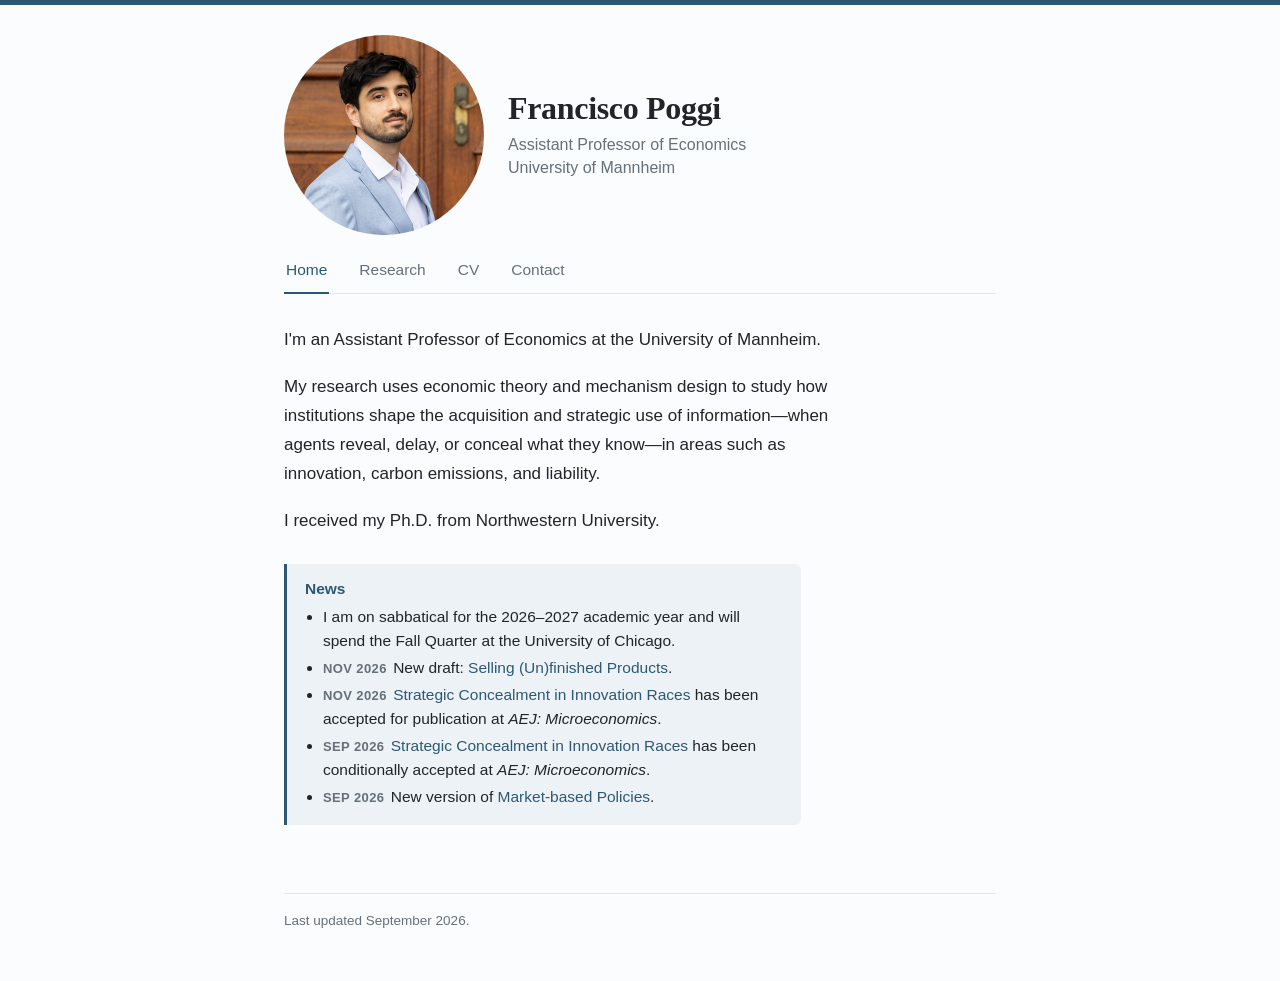
<file: simple-site/index.html>
<!DOCTYPE html>
<html lang="en">
<head>
  <meta charset="utf-8">
  <meta name="viewport" content="width=device-width, initial-scale=1">
  <title>Francisco Poggi</title>
  <meta name="description" content="Francisco Poggi is an Assistant Professor of Economics at the University of Mannheim working on microeconomic theory and mechanism design, studying how institutions shape the strategic acquisition, disclosure, and concealment of information.">
  <link rel="canonical" href="https://www.franciscopoggi.com/">
  <meta property="og:title" content="Francisco Poggi">
  <meta property="og:description" content="Assistant Professor of Economics at the University of Mannheim. Microeconomic theory and mechanism design.">
  <meta property="og:url" content="https://www.franciscopoggi.com/">
  <meta property="og:image" content="https://www.franciscopoggi.com/files/avatar.jpg">
  <meta property="og:type" content="website">
  <link rel="icon" href="data:image/svg+xml,%3Csvg xmlns='http://www.w3.org/2000/svg' viewBox='0 0 100 100'%3E%3Ccircle cx='50' cy='50' r='50' fill='%232d5873'/%3E%3Ctext x='50' y='70' font-size='56' text-anchor='middle' fill='%23fdfcfa' font-family='Georgia,serif'%3EP%3C/text%3E%3C/svg%3E">
  <link rel="stylesheet" href="style.css">
  <noscript><style>.panel { display: block !important; }</style></noscript>
  <!-- Google Analytics (GA4) -->
  <script async src="https://www.googletagmanager.com/gtag/js?id=G-MCCZ7WN1J0"></script>
  <script>
    window.dataLayer = window.dataLayer || [];
    function gtag(){dataLayer.push(arguments);}
    gtag('js', new Date());
    gtag('config', 'G-MCCZ7WN1J0');
  </script>
</head>
<body>

  <div class="wrap">

    <!-- ================= MASTHEAD ================= -->
    <header class="masthead">
      <img src="files/avatar.jpg" alt="Francisco Poggi">
      <div class="masthead-info">
        <h1>Francisco Poggi</h1>
        <p class="role">Assistant Professor of Economics<br>
          <a href="https://www.uni-mannheim.de/en/" target="_blank" rel="noopener">University of Mannheim</a></p>
      </div>
    </header>

    <!-- ================= TABS =================
         Tabs switch panels in place (no page reload). CV is a normal link. -->
    <nav class="tabs">
      <a href="#home" data-panel="home" class="active">Home</a>
      <a href="#research" data-panel="research">Research</a>
      <a href="#cv" data-panel="cv">CV</a>
      <a href="#contact" data-panel="contact">Contact</a>
    </nav>

    <!-- ================= HOME ================= -->
    <section class="panel visible" id="panel-home">
      <p>I'm an Assistant Professor of Economics at the University of Mannheim.</p>

      <p>My research uses economic theory and mechanism design to study how institutions
        shape the acquisition and strategic use of information—when agents reveal, delay,
        or conceal what they know—in areas such as innovation, carbon emissions, and liability.</p>

      <p>I received my Ph.D. from Northwestern University.</p>

      <!-- News items live in news.js — edit that file to add or change them. -->
      <div class="news" id="news"></div>
    </section>

    <!-- ================= RESEARCH =================
         The paper list lives in papers.js — edit that file to add or change papers.
         The script fills #paper-list on load. -->
    <section class="panel" id="panel-research">
      <div id="paper-list"></div>
      <noscript><p>Enable JavaScript to see the list of papers, or see the
        <a href="files/cv.pdf" target="_blank" rel="noopener">CV</a>.</p></noscript>
    </section>

    <!-- ================= CV ================= -->
    <section class="panel" id="panel-cv">
      <p><strong>Employment</strong><br>
        Assistant Professor of Economics, University of Mannheim (2021&ndash;present)</p>

      <p><strong>Education</strong><br>
        Ph.D. in Economics, Northwestern University (2021)<br>
        M.A. and B.A. in Economics, Universidad de San Andr&eacute;s</p>

      <p><strong>Research interests</strong><br>
        Microeconomic theory, information economics, industrial organization,
        law and economics</p>

      <p><a href="files/cv.pdf" target="_blank" rel="noopener">Full CV (PDF) &rarr;</a></p>
    </section>

    <!-- ================= CONTACT ================= -->
    <section class="panel" id="panel-contact">
      <p><strong>Email</strong><br>
        <a href="mailto:poggi@uni-mannheim.de">poggi@uni-mannheim.de</a></p>

      <p><strong>Office</strong><br>
        Universit&auml;t Mannheim<br>
        L7, 3&ndash;5 &ndash; Room 310<br>
        68161 Mannheim<br>
        Germany</p>
    </section>

    <div class="spacer"></div>
    <footer>Last updated September 2026.</footer>

  </div>

  <script src="papers.js"></script>
  <script src="news.js"></script>
  <script>
    // Tab switching without page reloads (keeps scroll position).
    var tabs = document.querySelectorAll('nav.tabs a[data-panel]');

    function showPanel(name) {
      document.querySelectorAll('.panel').forEach(function (p) {
        p.classList.toggle('visible', p.id === 'panel-' + name);
      });
      tabs.forEach(function (t) {
        t.classList.toggle('active', t.dataset.panel === name);
      });
    }

    function panelFromHash() {
      var h = location.hash.replace('#', '');
      return document.getElementById('panel-' + h) ? h : 'home';
    }

    tabs.forEach(function (t) {
      t.addEventListener('click', function (e) {
        e.preventDefault();                       // don't let the browser scroll/jump
        history.pushState(null, '', t.getAttribute('href'));
        showPanel(t.dataset.panel);
        // if scrolled past the tab bar, align it to the top so the new
        // panel starts in view; otherwise leave the scroll untouched
        var navTop = document.querySelector('nav.tabs').offsetTop;
        if (window.scrollY > navTop) window.scrollTo(0, navTop);
      });
    });

    window.addEventListener('popstate', function () { showPanel(panelFromHash()); });
    showPanel(panelFromHash());                   // honor #research / #contact on load
  </script>
</body>
</html>
</file>
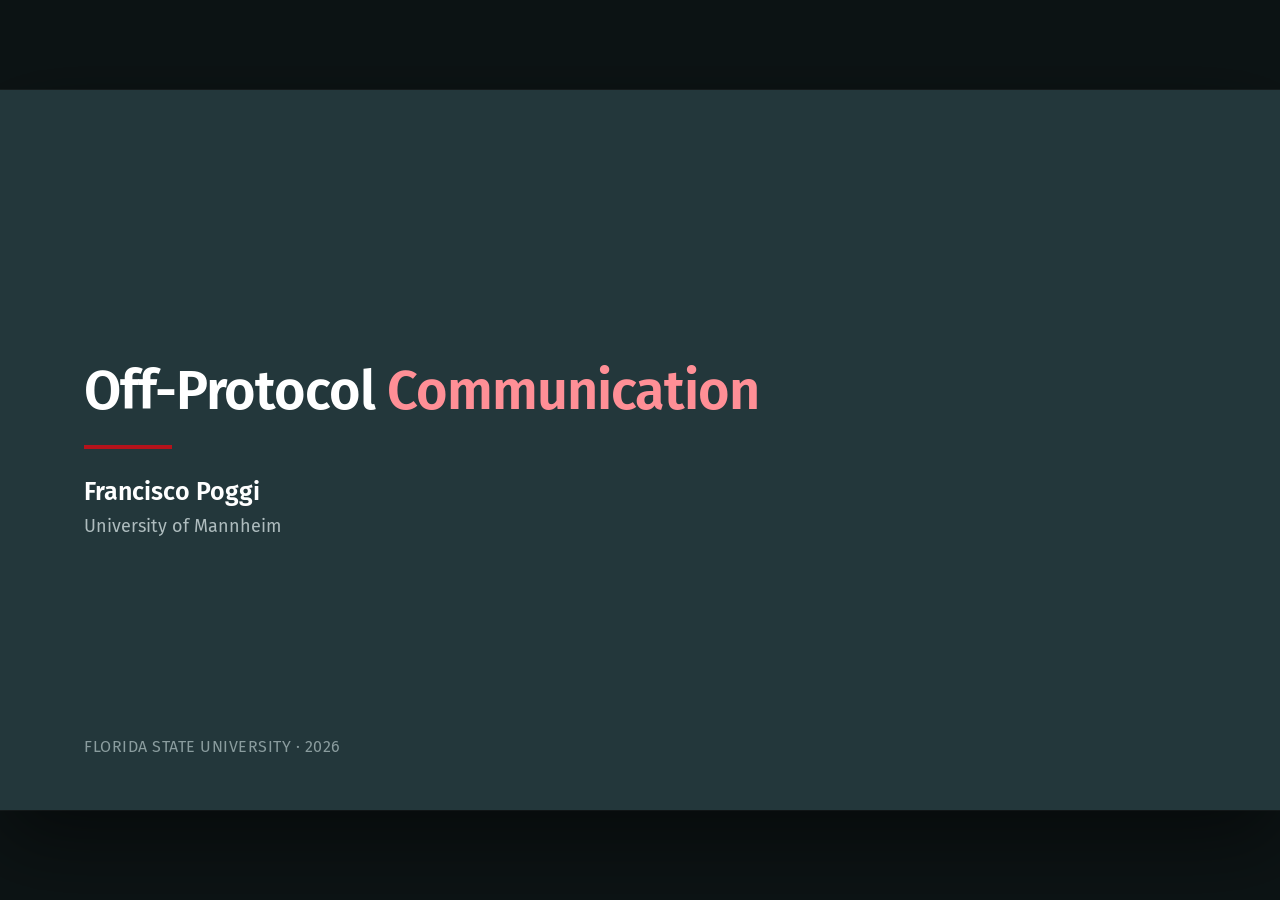
<file: simple-site/files/slides/opc-fsu-2026-f4e4c1/index.html>
<!DOCTYPE html>
<html lang="en" data-theme="" data-school="vwl" data-layout="spread" data-footer="" data-minutes="90">
<head>
<meta charset="utf-8">
<meta name="robots" content="noindex, nofollow">
<meta name="viewport" content="width=device-width, initial-scale=1">
<title>Off-Protocol Communication — FSU 2026</title>

<!--
═══════════════════════════════════════════════════════════════════════
  HTML SLIDE TEMPLATE   slides.html · style.css · deck.js · lib/ · assets/
═══════════════════════════════════════════════════════════════════════

HOW TO USE
  • Copy this folder into Research/NN_<Project>/Presentations/YYYY.MM EVENT/.
  • Edit only slides.html. Styling lives in style.css, behaviour in deck.js.
  • Works offline: KaTeX and the fonts are vendored in lib/ (no CDN).
  • Each slide is a <section class="slide"> inside #deck. The canvas is a
    fixed 1280×720 that scales to any screen, so what fits on your laptop
    fits on every projector. A slide whose content overflows is flagged
    with a red dashed outline (and a console warning) — fix it, don't scroll.

THEME   (attributes on <html> above; ?theme=mannheim etc. in the URL also work)
  data-theme=""          default: teal / red, Fira Sans
  data-theme="mannheim"  Universität Mannheim CD: UM blue, silver rule,
                         Myriad Pro (falls back to Source Sans 3)
  data-school="vwl"      Mannheim school accent: vwl bwl sowi phil wim
  data-footer="…"        text in the footer centre, e.g. "University of Mannheim"
  data-minutes="20"      talk length → clock shows remaining time (T key)
  data-size="4:3"        960×720 canvas instead of 1280×720
  Logos (Mannheim theme): assets/logo.png top-right of content slides,
  assets/logo-white.png on the title slide. See assets/README.txt to swap them.

KEYS   (press ? in the deck)
  → ↓ Space PgDn next · ← ↑ ⇧Space PgUp back · Home/End · 12⏎ jump · a2⏎ appendix 2
  Backspace return from a jump · O/Esc overview · F fullscreen · B/. black
  N notes · T clock (⇧T reset) · P print preview · M toggle Mannheim · ? help
  Click: right 72 % next, left 28 % back. Swipe on touch screens.

PDF    ⌘P / Ctrl-P opens a chooser: Slides as presented (one 16:9 page per step,
       like beamer overlays), Slides one per slide (all steps revealed), or Handout
       (4 or 6 per sheet landscape, 2 per sheet portrait; A4 or Letter, remembered). Then "Save as PDF" at 100 %, 1 page per sheet — never
       the dialog's own "pages per sheet". p / P preview the two layouts on screen;
       ?print, ?print&steps, ?print&handout=4, &paper=letter, &noappendix: same by URL.
       handout.py tiles an already exported slides PDF the same way (for Safari,
       which ignores the page size, or for other layouts).

SLIDE TYPES
  <section class="slide title-slide">            title page (dark)
  <section class="slide section-slide">          part divider (dark)
  <section class="slide">                        content slide
  <section class="slide section-slide appendix"> appendix divider — everything
                                                 after it is numbered A1, A2, …
                                                 and the progress bar ignores it
  Add class "static" to show everything at once. Add id="…" to link to a slide.

STEPS   (content inside .body reveals one step at a time)
  default         each direct child of .body is a step; a <ul>/<ol> → its <li>s
  .now            show this child immediately (e.g. a figure the bullets discuss)
  .steps          reveal this container's children one by one (e.g. .two.steps)
  .step           make any element anywhere its own step (inside .two, .block …)
  .swap           children replace each other in place (beamer \only)

COMPONENTS (every one is demonstrated below — delete what you don't need)
  <h1>                    slide title
  <h2>                    sub-heading inside a slide
  .alert                  emphasis in the accent colour (beamer \alert)
  .block                  box with dark header   (.bt header, .bb body)
  .block.accent           accent header          (key points)
  .block.def  .block.rem  gray header            (definitions, remarks)
  .block.prop .lem .thm .cor   numbered automatically: "Proposition 1 (name)"
  .block.plain            headed box without background
  .two / .three           column grids; .two.l2 / .two.r2 = 2:1 / 1:2; .mid centres
  .fig  or  <figure>      centred figure that absorbs the free height
                          (img or inline svg; .fixed = natural size)
  <table>                 booktabs style; <tr class="mid"> rule, <tr class="se"> s.e. row,
                          .hl highlighted cell/row, table.full, table.left
  .mathline               centred display-math line
  .quote  .who            serif pull quote with attribution
  .source                 "Source: …" line bottom-left (place after .body)
  .links + a.btn          bottom-right buttons:  <a class="btn" href="#id">
                          … and <a class="btn back" href="#back"> to return
  <aside class="notes">   speaker notes (N key), can contain math
  .muted .small .tiny .center .right .serif .spacer .spacer.big .fill

MATH    $inline$  $$display$$  \( \)  \[ \]  — rendered by KaTeX.
        Literal dollar signs: write \$ or wrap in <span class="nomath">.
        Macros (\E \R \1 \argmax \eps \abs{} …): edit MACROS at the top of deck.js.

FIGURES (inline SVG helper classes)   .axis .tick .grid  .cv-blue .cv-red
        .cv-green .cv-orange .cv-gray .cv-black .dash .region .dot .lblB .lblR
        Figure colours follow --blue --red … in style.css, not the theme accent.

COLOURS / SIZES   everything is a variable in :root of style.css.
═══════════════════════════════════════════════════════════════════════
-->

<link rel="stylesheet" href="lib/fonts/fonts.css">
<link rel="stylesheet" href="lib/katex/katex.min.css">
<script defer src="lib/katex/katex.min.js"></script>
<script defer src="lib/katex/auto-render.min.js"></script>
<link rel="stylesheet" href="style.css">
<style>
  /* Slide "Truthfulness and Obedience": the final step swaps every .v-half for its .v-gen twin
     (title, quack constraint, gloss). The trigger is the .step.v-gen gloss; print "one per slide"
     and handout show the final state. */
  .ic:not(:has(.step.v-gen.on)) .v-gen{display:none}
  .ic:has(.step.v-gen.on) .v-half{display:none}
  html.print:not(.steps) .ic .v-half{display:none}
  html.print:not(.steps) .ic:not(:has(.step.v-gen.on)) .v-gen{display:revert}
  /* title: both variants stacked in one cell, so the switch does not reflow the slide */
  .ic h1 .ttl{display:inline-grid;vertical-align:baseline}
  .ic h1 .ttl > span{grid-area:1/1;display:inline!important}
  .ic:not(:has(.step.v-gen.on)) h1 .ttl > .v-gen{visibility:hidden}
  .ic:has(.step.v-gen.on) h1 .ttl > .v-half{visibility:hidden}
  html.print:not(.steps) .ic h1 .ttl > .v-half{visibility:hidden}
  html.print:not(.steps) .ic:not(:has(.step.v-gen.on)) h1 .ttl > .v-gen{visibility:visible}
  /* Slide "Symmetric Mechanisms in the Unit Square": the weak-case iso-payoff lines (.isoA) give way
     to the strong case's own lines when that step (.caseB) is on. */
  .fsq:has(.caseB.on) .isoA{opacity:0!important}
  html.print:not(.steps) .fsq .isoA{opacity:0!important}
</style>
<script defer src="deck.js"></script>
</head>
<body>

<div id="deck">

<!-- ───────────────────────── TITLE ───────────────────────── -->
<section class="slide title-slide">
  <div class="t">Off-Protocol <span class="hl">Communication</span></div>
  <div class="rule"></div>
  <div class="au"><b>Francisco Poggi</b></div>
  <div class="af">University of Mannheim</div>
  <div class="ev">Florida State University · 2026</div>
</section>

<!-- ───────────────────────── 1. MOTIVATION ───────────────────────── -->
<section class="slide" id="motivation">
  <h1>Motivation</h1>
  <div class="body">
    <ul>
      <li>Communication is sometimes organized around a <span class="alert">protocol</span>: who speaks, when, what messages are allowed.
        <ul><li>E.g., peer review, courtroom procedure, expert committees, internal reporting.</li></ul>
      </li>
      <li>Protocols shape information transmission and hence outcomes.</li>
      <li>However, participants may also communicate <span class="alert">off protocol</span>:
        <ul>
          <li>referee and editor at a conference dinner;</li>
          <li>ex parte communication with the judge;</li>
          <li>employee and supervisor in the hallway.</li>
        </ul>
      </li>
    </ul>
    <div class="block accent mt">
      <div class="bt">Questions</div>
      <div class="bb rows">
        <div>When does off-protocol communication undermine the protocol?</div>
        <div>How can protocols be designed to be robust to off-protocol communication?</div>
      </div>
    </div>
  </div>
</section>

<!-- ═════════════════════════ EXAMPLES ═════════════════════════ -->
<section class="slide section-slide">
  <div class="sn">Examples</div>
  <div class="st">Two Informal Examples</div>
  <div class="rule"></div>
  <div class="ss">To fix ideas about the kind of deviations we have in mind.</div>
</section>

<!-- ─────────────── EXAMPLE I: SETUP ─────────────── -->
<section class="slide" id="ex1">
  <h1>Example I: Assigning an Unpleasant Task</h1>
  <div class="body">
    <ul>
      <li>$n$ workers $i=1,\dots,n$.</li>
      <li>A supervisor assigns a task to one of them, or to nobody.</li>
      <li>Private cost $c_i\in\{\mathcal{l},\mathcal{h}\}$, independent, $p:=\Pr(c_i=\mathcal{h})$.</li>
      <li><b>Payoffs.</b> Each worker gets $1$ if the task is performed; the assignee $i$ also pays $c_i$.
        <ul><li>Supervisor: $1-c_i$ if performed, $0$ otherwise.</li></ul>
      </li>
      <li>$\mathcal{l}<1<\mathcal{h}$: a low-cost worker is worth assigning; a high-cost one is not.</li>
    </ul>
    <div class="block accent">
      <div class="bt">Supervisor's full-information optimum</div>
      <div class="bb">Assign the task to a low-cost worker if there is one; otherwise, assign it to nobody.</div>
    </div>
  </div>
</section>

<!-- ─────────────── EXAMPLE I: INCENTIVES + PROTOCOL ─────────────── -->
<section class="slide" id="ex1-protocol">
  <h1>Example I: Incentives and a Protocol</h1>
  <div class="body">
    <ul>
      <li>$n=1$: supervisor and worker have the <em>same</em> payoff. Nothing to design: ask him.</li>
      <li>$n\ge 2$: <span class="alert">free-riding</span>. A low-cost worker prefers that another worker performs the task.</li>
    </ul>
    <div class="block def">
      <div class="bt">A protocol</div>
      <div class="bb rows">
        <div>Workers privately volunteer for the task, or not.</div>
        <div>The task is assigned among volunteers uniformly at random.</div>
        <div>If no one volunteers, no one is assigned.</div>
      </div>
    </div>
    <ul class="mt">
      <li><b>Obedience.</b> If exactly the low-cost workers volunteer, the supervisor is happy to follow through with the protocol.</li>
      <li><b>Volunteering iff low-cost</b> is an equilibrium if $p$ is high enough:
        $$\mathcal{l}\ \le\ \frac{n\,(1-p)\,p^{\,n-1}}{1-p^{\,n}}$$
      </li>
    </ul>
  </div>
  <aside class="notes">
    With $n=1$, strictly speaking neologism-proofness selects the most informative equilibria of this cheap-talk game.
    <br><br>
    Condition: a low-cost worker who reports $L$ gets $1-\mathcal{l}\,\E[1/(k+1)]$, where $k\sim\mathrm{Bin}(n-1,1-p)$ is the number of other low reports; $\E[1/(k+1)]=\frac{1-p^n}{n(1-p)}$. Reporting $H$ gives $\Pr(k\ge1)=1-p^{n-1}$. Truthful iff $\mathcal{l}\,\frac{1-p^n}{n(1-p)}\le p^{n-1}$. For $n=2$ this is $p\ge\mathcal{l}/(2-\mathcal{l})$. The high type's constraint holds automatically since $\mathcal{h}>1\ge\frac{n(1-p)p^{n-1}}{1-p^n}$.
  </aside>
</section>

<!-- ─────────────── A SPEECH ─────────────── -->
<section class="slide" id="speech">
  <h1>A Speech</h1>
  <div class="body">
    <p>A low-cost worker <span class="alert">decides not to volunteer</span>. Then he meets the supervisor in the hallway and privately tells him:</p>
    <div class="quote">"If no one volunteers, assign the task to me."</div>
    <p>What should the supervisor make of this?</p>
    <ul>
      <li><b>The worker gains.</b> He free-rides whenever a colleague is low, and the task still gets done when nobody else is.</li>
      <li><b>A high-cost worker would never say this.</b> It would get him the task exactly when nobody else is low: $1-\mathcal{h}<0$.</li>
      <li><b>So the supervisor believes he is low cost,</b> and is happy to do as asked: when no one volunteers, this worker is the only low-cost one.</li>
    </ul>
    <p class="mt"><span class="alert">The protocol may unravel.</span> Volunteering may no longer be optimal once the worker can talk to the supervisor off protocol.</p>
  </div>
</section>

<!-- ─────────────── EXAMPLE II ─────────────── -->
<section class="slide" id="ex2">
  <h1>Example II: Experts with Career Concerns</h1>
  <div class="body">
    <ul class="tight">
      <li>A decision-maker must take an action, but does not know which action is best.</li>
      <li>Consults two advisers: one is an <b>expert</b>, the other is a <b>quack</b>.</li>
      <li>The decision-maker cannot distinguish them.</li>
      <li>The expert knows the best course of action; the quack does not.</li>
      <li>Both want the correct action taken, but also care about their <span class="alert">reputation</span>:
        <ul><li>the expert wants to be recognized as the expert;</li><li>the quack wants to pool with the expert.</li></ul>
      </li>
    </ul>
    <div class="block def">
      <div class="bt">Protocol that maximizes the quality of the action</div>
      <div class="bb">The decision-maker asks the advisers to submit a <b>joint anonymous report</b>, without any attribution.<br>
        Individual recommendations are unobserved, so career concerns do not distort truthful reporting.</div>
    </div>
    <p>But the expert can communicate off protocol:</p>
    <div class="quote tight">"I'm the expert. I deliberately sabotaged the joint report. Ignore it; here is the correct action instead…"</div>
    <p class="alert center tight">Is this credible?</p>
  </div>
</section>

<!-- ═════════════════════════ THIS PAPER ═════════════════════════ -->
<section class="slide section-slide">
  <div class="sn">Overview</div>
  <div class="st">This Paper</div>
  <div class="rule"></div>
</section>

<!-- ─────────────── WHAT WE DO ─────────────── -->
<section class="slide" id="what-we-do">
  <h1>What We Do</h1>
  <div class="body">
    <ul class="groups">
      <li>Study communication protocols when senders can also talk to the receiver <span class="alert">off protocol</span>.
        <ul>
          <li>A designer chooses the protocol: who communicates, what messages are allowed, how they are processed.</li>
          <li>She cannot prevent a sender from addressing the receiver directly (privately, cheaply).</li>
          <li>No commitment: the receiver cannot promise to ignore what she hears outside the protocol.</li>
        </ul>
      </li>
      <li>Propose a robustness criterion based on the credibility of <span class="alert">speeches</span>.
        <ul>
          <li>A speech makes claims about the sender's <span class="alert">type</span> and <span class="alert">behavior</span>, and recommends what the receiver should do.</li>
          <li>It is <b>credible</b> if
            <ul>
              <li>the receiver would comply when taking it at face value;</li>
              <li>complying is profitable to the sender only if the speech is true.</li>
            </ul>
          </li>
        </ul>
      </li>
    </ul>
    <div class="block accent">
      <div class="bt">Robustness criterion</div>
      <div class="bb">No credible off-protocol speech. &nbsp; Deliberately demanding: we see this as a <em>minimal</em> notion.</div>
    </div>
  </div>
</section>

<!-- ─────────────── PREVIEW OF RESULTS ─────────────── -->
<section class="slide" id="preview">
  <h1>Preview of Results</h1>
  <div class="body">
    <ul class="groups">
      <li><b>Proof of concept.</b> Speeches as a way to discipline communication mechanisms.</li>
      <li><b>Experts with career concerns.</b>
        <ul>
          <li>Characterize what direct revelation mechanisms can implement<br>
            when they must be <span class="alert">robust to off-protocol communication</span>.</li>
        </ul>
      </li>
      <li><b>General results.</b>
        <ul>
          <li>Conditions under which checking <em>simple</em> speeches suffices for robustness.</li>
          <li>Conditions under which the revelation principle holds,<br>
            and the forces that make it fail.</li>
        </ul>
      </li>
    </ul>
  </div>
</section>

<!-- ─────────────── LITERATURE ─────────────── -->
<section class="slide" id="literature">
  <h1>Some Related Literature</h1>
  <div class="body">
    <ul class="groups">
      <li><b>Credible speech and meaning.</b><br>
        <span class="small muted">Farrell (1993); Matthews, Okuno-Fujiwara &amp; Postlewaite (1991); Reny (2026)</span>
        <ul>
          <li>&rarr; Credibility of claims about private information<br>
            <em>and behavior within a protocol</em>.</li>
        </ul>
      </li>
      <li><b>Further communication and negotiation.</b><br>
        <span class="small muted">Myerson (1989); Blume &amp; Sobel (1995)</span>
        <ul>
          <li>&rarr; Design protocols that survive credible <em>unilateral</em> confessions.</li>
        </ul>
      </li>
      <li><b>Expert advice, reputation, and transparency.</b><br>
        <span class="small muted">Ottaviani &amp; S&oslash;rensen (2006); Swank &amp; Visser (2013)</span>
        <ul>
          <li>&rarr; Concealing expertise when participants can disclose it themselves<br>
            &mdash; and others can imitate them.</li>
        </ul>
      </li>
    </ul>
  </div>
</section>

<!-- ─────────────── FARRELL IN A NUTSHELL ─────────────── -->
<section class="slide" id="farrell">
  <h1>Farrell (1993) in a Nutshell</h1>
  <div class="body">
    <div class="two now" style="align-items:start">
      <div>
        <p style="margin:0 0 6px">Cheap talk: one sender, two equally likely types, three actions. Payoffs $(u_0,u_1)$ = (receiver, sender).</p>
        <table style="margin:10px auto 0">
          <thead><tr><th></th><th>$U$</th><th>$C$</th><th>$D$</th></tr></thead>
          <tbody>
            <tr><td>$t_1$</td><td>$(3,3)$</td><td>$(2,2)$</td><td>$(0,0)$</td></tr>
            <tr><td>$t_2$</td><td>$(0,0)$</td><td>$(2,2)$</td><td>$(3,3)$</td></tr>
          </tbody>
        </table>
      </div>
      <div>
        <p style="margin:0 0 6px">Receiver's best responses: $U$ against $t_1$, $D$ against $t_2$, the <span class="alert">safe action</span> $C$ when $\Pr(t_1)\in[\tfrac13,\tfrac23]$.</p>
        <ul class="tight" style="margin:0">
          <li><b>Babbling equilibrium.</b> No information, the receiver plays $C$, both types get $2$.</li>
          <li><b>Separating equilibrium.</b> The receiver plays $U$ and $D$, both types get $3$.</li>
        </ul>
      </div>
    </div>
    <p style="margin:0"><span class="serif" style="font-style:italic">"I am $t_1$."</span> &nbsp;Taken at face value, the receiver plays $U$. Who would say this? $t_1$ gets $3>2$; $t_2$ would get $0<2$.</p>
    <div class="block def">
      <div class="bt">Neologism-proofness (Farrell 1993)</div>
      <div class="bb">Fix an equilibrium with interim payoffs $U^*(\theta)$. A <b>neologism</b> "my type is in $S$" is answered by the receiver's best response $a(S)$ given $S$. It is <b>credible</b> if exactly the types in $S$ strictly gain, $\;u_1(a(S),\theta)>U^*(\theta)\iff\theta\in S$. An equilibrium is <b>neologism-proof</b> if it admits no credible neologism.</div>
    </div>
  </div>
  <aside class="notes">
    Two minutes. The point to land is the self-selection logic: a statement is believed if, and only if, believing it would help exactly the types making it. Babbling is not neologism-proof, since $(\{t_1\},U)$ is credible; the separating equilibrium is, since nobody can gain more than $3$. Two conventions worth stating aloud, since they recur: the receiver takes the claim at face value (prior conditional on $S$), and self-selection is strict, so an indifferent outsider does not block the speech. The payoff matrix returns with a conflict of interest on the existence slide, where no equilibrium survives the test.
  </aside>
</section>

<!-- ─────────────── PLAN ─────────────── -->
<section class="slide" id="plan">
  <h1>Plan for Today</h1>
  <div class="body">
    <ul class="groups">
      <li>Mostly: the <span class="alert">expert-advice application</span> (as in Example II).
        <ul style="font-size:var(--fs-body)">
          <li>Benchmark: what is incentive compatible?</li>
          <li>Robustness: which speeches are credible, and what the designer must give up: accuracy vs. concealment.</li>
        </ul>
      </li>
      <li class="mt-lg">General model: protocols, speeches, credibility.</li>
      <li class="mt-lg">General results:
        <ul style="font-size:var(--fs-body)">
          <li>Many senders: reports can be made direct; recommendations cannot.</li>
          <li>One sender: a revelation principle, equivalence with neologism-proofness.</li>
          <li>Discussion on the existence problem.</li>
        </ul>
      </li>
    </ul>
  </div>
</section>

<!-- ═════════════════════════ APPLICATION ═════════════════════════ -->
<section class="slide section-slide">
  <div class="sn">Application</div>
  <div class="st">Expert Advice with Career Concerns</div>
  <div class="rule"></div>
</section>

<!-- ─────────────── MODEL ─────────────── -->
<section class="slide" id="app-model">
  <h1>Expert Advice with Career Concerns: Model</h1>
  <div class="body">
    <ul>
      <li><b>Players:</b> two senders $i=1,2$ and one receiver.</li>
      <li>One sender is an <span class="alert">expert</span> ($E$), the other a <span class="alert">quack</span> ($Q$). Let $e\in\{1,2\}$ be the expert's identity.</li>
      <li>Roles are private; each assignment is equally likely.</li>
      <li><b>Payoff-relevant state</b> $\omega\in\{L,R\}$, uniform prior.</li>
      <li>Each sender observes a conditionally independent binary signal $s_i\in\{l,r\}$ with precision $p_E$ and $p_Q$.
        <ul><li>For exposition, $p_Q=1/2$: the quack is completely uninformed.</li></ul>
      </li>
      <li>The <b>receiver</b> chooses an action $a\in\{L,R\}$ and a promotion $\pi\in\{1,2\}$.</li>
    </ul>
    <div class="block def mt">
      <div class="bt">Payoffs</div>
      <div class="bb rows">
        <div>Everyone receives $1$ if $a=\omega$.</div>
        <div>Sender $i$ gets an additional bonus $B>0$ iff promoted ($\pi=i$).</div>
        <div>The receiver gets an additional bonus $D>0$ if the expert is promoted ($\pi=e$).</div>
      </div>
    </div>
  </div>
</section>

<!-- ─────────────── DIRECT REVELATION MECHANISMS ─────────────── -->
<section class="slide" id="app-drm">
  <h1>Direct Revelation Mechanisms</h1>
  <div class="body">
    <ul>
      <li>A <b>direct revelation mechanism</b> asks each sender to report whether they are the expert, and their signal realization.
        <ul><li>Given the uninformativeness of the quack's signal, we can simplify to $\Theta_i=\{L,R,Q\}$.</li></ul>
      </li>
      <li>It recommends an action and a promotion to the receiver, $(\hat{a},\hat{\pi})\in\{L,R\}\times\{1,2\}$.</li>
      <li>A direct revelation mechanism is thus a map from reports to a lottery over recommendations,
        $$\tau:\ \Theta_1\times\Theta_2 \;\to\; \Delta\big(\{L,R\}\times\{1,2\}\big).$$
      </li>
    </ul>
    <div class="block def">
      <div class="bt">Truthful and obedient</div>
      <div class="bb">A direct revelation mechanism is <b>truthful and obedient</b> if there is an equilibrium in which senders report truthfully and the receiver follows the recommendation.</div>
    </div>
    <p class="mt">The <b>Revelation Principle</b> (Myerson 1982) justifies the focus on direct revelation mechanisms (<em>absent speeches</em>).</p>
  </div>
</section>

<!-- ─────────────── SYMMETRIC FAMILY ─────────────── -->
<section class="slide" id="app-symmetric">
  <h1>A Symmetric Family</h1>
  <div class="body">
    <ul>
      <li>We focus on a <span class="alert">symmetric</span> family of direct revelation mechanisms:
        <ul>
          <li>both senders are treated symmetrically;</li>
          <li>both states and actions are treated symmetrically.</li>
        </ul>
      </li>
      <li>Under truthful reports, a symmetric mechanism is summarized by two numbers:<sup>&dagger;</sup>
        $$x=\Pr(\hat{a}=\omega \mid \text{truthful reports}),\qquad y=\Pr(\hat{\pi}=e \mid \text{truthful reports}).$$
      </li>
      <li>We must also define what happens after <span class="alert">inconsistent reports</span>.<sup>*</sup></li>
    </ul>
    <div class="block def">
      <div class="bt">Inconsistent reports</div>
      <div class="bb rows">
        <div>Both senders claim to be the quack: $(\hat{a},\hat{\pi})$ drawn uniformly at random.</div>
        <div>Both senders claim to be the expert:
          <ul class="tight" style="margin:4px 0 0;padding-left:26px">
            <li>reports do not coincide: $(\hat{a},\hat{\pi})$ drawn uniformly at random;</li>
            <li>reports coincide: the recommended action $\hat{a}$ matches the common report with probability $\alpha$.</li>
          </ul>
        </div>
        <div class="muted">($\alpha=1/2$: every inconsistency leads to a uniform draw.)</div>
      </div>
    </div>
  </div>
  <div class="source"><sup>&dagger;</sup>The correlation between $\hat{a}$ and $\hat{\pi}$ is not payoff relevant: payoffs depend only on the marginals, which is why $x$ and $y$ suffice.<br>
    <sup>*</sup>A similar application can be constructed with independent types. There are then no inconsistent reports, but more cases to consider.</div>
  <aside class="notes">
    Symmetry is without loss: the environment is invariant under permutations of sender identities and simultaneous exchanges of state, signal, and action labels.
  </aside>
</section>

<!-- ─────────────── TRUTHFULNESS AND OBEDIENCE ─────────────── -->
<section class="slide ic" id="app-ic">
  <h1>Truthfulness and Obedience
    <span class="ttl"><span class="muted v-half">($\alpha=1/2$)</span><span class="alert v-gen">(general $\alpha$)</span></span></h1>
  <div class="body">
    <div class="block def">
      <div class="bt">Obedience</div>
      <div class="bb">The receiver follows the recommendation iff $x\ge \tfrac12$ and $y\ge \tfrac12$.</div>
    </div>
    <div class="block def">
      <div class="bt">Expert truthfulness</div>
      <div class="bb">
        $$\underbrace{U_E \;:=\; x + y\,B}_{\text{truthful report}} \;\ge\; \max\Big\{\underbrace{\tfrac12+\tfrac{B}{2}}_{\text{claim to be the quack}},\;\; \underbrace{(1-x)+y\,B}_{\text{flip the signal}}\Big\}$$
        <span class="alert">Implied by obedience.</span>
        <span class="muted small">Claiming $Q$ makes the reports inconsistent (uniform draw).</span>
      </div>
    </div>
    <div class="block accent">
      <div class="bt">Quack truthfulness</div>
      <div class="bb">
        <div class="v-half">$$\underbrace{U_Q \;:=\; x + (1-y)\,B}_{\text{truthful report}} \;\ge\; \underbrace{\tfrac12+\tfrac{B}{2}}_{\text{claim to be the expert}}$$</div>
        <div class="v-gen">$$\underbrace{U_Q \;:=\; x + (1-y)\,B}_{\text{truthful report}} \;\ge\; \underbrace{\colorbox{#f3d9da}{$\textcolor{#b5121b}{\tilde{x}(\alpha)}$}+\tfrac{B}{2}}_{\text{claim to be the expert}}$$</div>
        <span class="alert">Not</span> implied by obedience.
        <span class="muted small v-half">Claiming to be the expert also makes the reports inconsistent (uniform draw).</span>
        <span class="small step v-gen"><span class="alert">$\tilde{x}(\alpha)$</span>: accuracy of the recommended action when the quack pretends to be the expert,
          $$\tilde{x}(\alpha)=\tfrac14+\tfrac12\big[\alpha\,p_E+(1-\alpha)(1-p_E)\big],\qquad \alpha\in[0,1].$$</span>
      </div>
    </div>
  </div>
  <aside class="notes">
    Last step switches the slide from $\alpha=1/2$ to general $\alpha$. Obedience and expert truthfulness are untouched: the expert's deviation to $Q$ yields two $Q$ claims, which is a uniform draw for every $\alpha$. Only the quack's deviation (both claim expert) is affected: $\tilde{x}(\alpha)=\tfrac12[\alpha p_E+(1-\alpha)(1-p_E)]+\tfrac14$, so $\tilde{x}(\tfrac12)=\tfrac12$ and $\tilde{x}\in[\tfrac34-\tfrac{p_E}{2},\,\tfrac14+\tfrac{p_E}{2}]$.
  </aside>
  <div class="links"><a class="btn" href="#app-ic-alpha">$\tilde{x}(\alpha)$: derivation</a></div>
</section>

<!-- ─────────────── FIGURE 1: FEASIBILITY ─────────────── -->
<section class="slide fsq" id="app-fig-feasible">
  <h1>Symmetric Mechanisms in the Unit Square <span class="muted">($\alpha=1/2$)</span></h1>
  <div class="body">
    <!-- Layout: a 2:3 grid. The figure is several overlapping SVG layers in the same grid cell (same
         viewBox, same sizing) so that bullets can sit between them in the DOM — steps reveal in
         document order: bullets 1–2 → feasibility → iso-payoff bullet → iso-payoff lines (weak B)
         → truthfulness bullet → weak case → strong case (swap; the weak-B iso lines hide then). -->
    <div class="two r2 mid steps" style="grid-template-rows:auto auto 1fr;grid-template-columns:2fr 3fr;row-gap:0;align-items:start">
      <ul style="grid-column:1;grid-row:1;margin:0">
        <li>By obedience, $x,y\ge\tfrac12$: an obedient, symmetric mechanism is a point
          $$(2x-1,\;2y-1)\in[0,1]^2.$$
          <ul>
            <li>horizontal: decision accuracy;</li>
            <li>vertical: how often the expert is promoted.</li>
          </ul>
        </li>
        <li><b>Feasibility.</b> The decision cannot be more accurate than the expert's signal: $x\le p_E$.</li>
      </ul>

      <!-- layer 1: unit square, feasibility (step), axes -->
      <figure class="fig now" style="grid-column:2;grid-row:1 / span 3">
        <svg viewBox="0 0 580 460" style="width:100%;max-width:700px">
          <rect class="grid" x="100" y="40" width="360" height="360"/>
          <g class="step">
            <rect class="region" x="100" y="40" width="216" height="360"/>
            <path class="cv-red" d="M316 400 V40"/>
            <text class="it lblR" x="324" y="62">x = p<tspan class="sub">E</tspan></text>
            <text class="lblB txt" x="208" y="346" text-anchor="middle">feasible</text>
            <text class="it" x="316" y="426" text-anchor="middle">2p<tspan class="sub">E</tspan> − 1</text>
          </g>
          <path class="axis" d="M100 40 V400 H460"/>
          <line class="tick" x1="460" y1="400" x2="460" y2="408"/>
          <line class="tick" x1="92"  y1="40"  x2="100" y2="40"/>
          <text x="100" y="426" text-anchor="middle">0</text>
          <text x="460" y="426" text-anchor="middle">1</text>
          <text x="82"  y="46"  text-anchor="end">1</text>
          <text class="it" x="474" y="406">2x − 1</text>
          <text class="it" x="100" y="24" text-anchor="middle">2y − 1</text>
        </svg>
      </figure>

      <ul style="grid-column:1;grid-row:2;align-self:start;margin:-9px 0 0">
        <li><b>Quack's iso-payoff lines.</b>
          $$U_Q = x+(1-y)\,B$$
          Slope $1/B$; $U_Q$ rises to the south-east.</li>
      </ul>

      <!-- layer 2: iso-payoff lines for the weak case (B = 0.4); hidden once the strong case is shown -->
      <figure class="fig now" style="grid-column:2;grid-row:1 / span 3;pointer-events:none">
        <svg viewBox="0 0 580 460" style="width:100%;max-width:700px">
          <g class="step isoA">
            <path class="dash" d="M100 220 L172 40"/>
            <path class="dash" d="M100 400 L244 40"/>
            <path class="dash" d="M172 400 L316 40"/>
            <path class="dash" d="M244 400 L388 40"/>
            <path class="dash" d="M316 400 L460 40"/>
            <path class="dash" d="M388 400 L460 220"/>
            <path class="cv-gray" style="stroke-dasharray:none" d="M372 318 L412 334"/><polygon fill="var(--gray)" points="420,337 410,339 414,329"/>
            <text class="it lblG" x="350" y="318">U<tspan class="sub">Q</tspan></text>
          </g>
        </svg>
      </figure>

      <ul style="grid-column:1;grid-row:3;align-self:start;margin:-9px 0 0">
        <li><b>Quack truthfulness.</b> $U_Q\ge\tfrac12+\tfrac B2$, its value at the origin: the region below the line through the origin.</li>
      </ul>

      <!-- layer 3: the two cases, shown in place of each other
           (drawn with p_E = 0.8, i.e. 2p_E − 1 = 0.6; weak case B = 0.4, strong case B = 0.9) -->
      <figure class="fig now" style="grid-column:2;grid-row:1 / span 3;pointer-events:none">
        <svg viewBox="0 0 580 460" style="width:100%;max-width:700px">
          <g class="swap">
            <g class="step">
              <polygon class="region red" points="100,400 100,40 244,40"/>
              <path class="cv-blue" d="M100 400 L244 40"/>
              <text class="it lblB" x="244" y="30" text-anchor="middle">U<tspan class="sub">Q</tspan> = ½ + B/2</text>
              <text class="lblR txt" x="112" y="76">quack lies</text>
              <circle class="dot blue" cx="316" cy="40" r="5"/>
              <text class="txt" x="400" y="100" text-anchor="middle" style="font-weight:600">weak career concerns</text>
              <text class="it" x="400" y="124" text-anchor="middle">B ≤ 2p<tspan class="sub">E</tspan> − 1</text>
              <text x="400" y="146" text-anchor="middle" class="lblG txt">corner is truthful</text>
            </g>
            <g class="step caseB">
              <path class="dash" d="M100 80 L136 40"/>
              <path class="dash" d="M100 160 L208 40"/>
              <path class="dash" d="M100 240 L280 40"/>
              <path class="dash" d="M100 320 L352 40"/>
              <path class="dash" d="M172 400 L460 80"/>
              <path class="dash" d="M244 400 L460 160"/>
              <path class="dash" d="M316 400 L460 240"/>
              <path class="dash" d="M388 400 L460 320"/>
              <path class="cv-gray" style="stroke-dasharray:none" d="M372 318 L404 347"/><polygon fill="var(--gray)" points="411,353 401,350 407,343"/>
              <text class="it lblG" x="350" y="318">U<tspan class="sub">Q</tspan></text>
              <polygon class="region red" points="100,400 100,40 316,40 316,160"/>
              <path class="cv-blue" d="M100 400 L424 40"/>
              <text class="it lblB" x="568" y="64" text-anchor="end">U<tspan class="sub">Q</tspan> = ½ + B/2</text>
              <text class="lblR txt" x="140" y="76">quack lies</text>
              <circle class="dot open" cx="316" cy="40" r="5"/>
              <circle class="dot blue" cx="316" cy="160" r="5"/>
              <text class="txt" x="400" y="250" text-anchor="middle" style="font-weight:600">strong career concerns</text>
              <text class="it" x="400" y="274" text-anchor="middle">B &gt; 2p<tspan class="sub">E</tspan> − 1</text>
              <text x="400" y="296" text-anchor="middle" class="lblG txt">corner is not truthful</text>
            </g>
          </g>
        </svg>
      </figure>
    </div>
  </div>
  <div class="links"><a class="btn" href="#app-fig-alpha">General $\alpha$</a></div>
</section>

<!-- ─────────────── DESIGNER OBJECTIVES ─────────────── -->
<section class="slide" id="app-designer">
  <h1>Designer Objectives</h1>
  <div class="body">
    <p>So far we have only looked at what can be implemented. Let us give the designer an objective.</p>
    <ul>
      <li>The designer gets $1$ if $a=\omega$, plus $b$ if the expert is promoted.<sup>*</sup></li>
      <li>Expected payoff under truthful reports: $\;x + b\,y$.</li>
      <li class="muted">$b>0$: wants the expert promoted. &nbsp; $b<0$: wants the expert not promoted.</li>
    </ul>
    <div class="two steps">
      <div class="block">
        <div class="bt">Weak career concerns: $B < 2p_E-1$</div>
        <div class="bb">
          The designer attains his <span class="alert">maximum payoff</span>: truthfulness does not bind.
          <ul>
            <li><b>Full credit</b> if $b>0$: $\;y=1$.</li>
            <li><b>No credit</b> if $b<0$: $\;y=\tfrac12$.</li>
          </ul>
        </div>
      </div>
      <div class="block accent" style="margin-top:0">
        <div class="bt">Strong career concerns: $B > 2p_E-1$</div>
        <div class="bb">
          Quack truthfulness binds when the designer wants to promote the expert.
          <ul>
            <li><b>Maximum credit</b> if $b>0$: $\;y<1$.</li>
            <li><b>No credit</b> if $b<0$: $\;y=\tfrac12$.</li>
          </ul>
        </div>
      </div>
    </div>
    <p class="center mt-lg">In every case the decision is as accurate as it can be: $x=p_E$.</p>
  </div>
  <div class="source"><sup>*</sup>The designer's and the receiver's objectives may differ: the receiver gets $D>0$ from promoting the expert, the designer gets $b$, of either sign.</div>
</section>

<!-- ═════════════════════════ OFF-PROTOCOL COMMUNICATION ═════════════════════════ -->
<section class="slide section-slide">
  <div class="sn">Robustness</div>
  <div class="st">Off-Protocol Communication</div>
  <div class="rule"></div>
</section>

<!-- ─────────────── TIMING ─────────────── -->
<section class="slide" id="opc-timing">
  <h1>Off-Protocol Communication</h1>
  <div class="body">
    <p class="muted">Timing (informal):</p>
    <ol>
      <li>Senders observe their types.</li>
      <li>Senders and receiver participate in the mechanism.</li>
      <li>Senders communicate with the receiver <span class="alert">off protocol</span>.</li>
      <li>Receiver takes an action.</li>
    </ol>
    <div class="block accent">
      <div class="bt">Approach</div>
      <div class="bb">We do not want to fix any particular form of off-protocol communication. Instead, we look at <b>speeches</b>.</div>
    </div>
  </div>
</section>

<!-- ─────────────── TWO TYPES OF SPEECHES ─────────────── -->
<section class="slide" id="opc-types">
  <h1>Two Types of Speeches</h1>
  <div class="body">
    <div class="block def">
      <div class="bt">"Simple" speeches: about private information only</div>
      <div class="bb">
        <div class="quote">"I'm the expert. Promote me."</div>
        <div class="quote">"I'm the expert, my signal was $s$. Play $s$ and promote me."</div>
      </div>
    </div>
    <div class="block def">
      <div class="bt">"Complex" speeches, or <span class="alert">confessions</span>: about private information <em>and</em> behavior</div>
      <div class="bb">
        <div class="quote">"I'm the expert, and I lied in my report. Flip the recommended action; and since a quack would not benefit from asking you this, promote me."</div>
      </div>
    </div>
  </div>
</section>

<!-- ─────────────── SPEECHES FORMALLY + CREDIBILITY ─────────────── -->
<section class="slide" id="opc-formal">
  <h1>Speeches and Credibility</h1>
  <div class="body">
    <p>A <b>speech</b> by a sender consists of:</p>
    <ul>
      <li>a <b>claim about her type</b>: a set $S$ of types ("I am one of these");</li>
      <li>for complex speeches, a <b>claim about her report</b>: how she played in the protocol;</li>
      <li>a <b>recommendation</b>: what the receiver should do, as a function of what the protocol tells him.</li>
    </ul>
    <div class="block def">
      <div class="bt">Credibility</div>
      <div class="bb rows">
        <div><b>Receiver:</b> taking the speech at face value, he is willing to follow the recommendation.</div>
        <div><b>Sender:</b> the types who gain from the recommendation being followed are <em>exactly</em> the claimed ones.</div>
        <div><b>Behavior</b> (complex speeches): the claimed report is optimal given that the recommendation is followed.</div>
      </div>
    </div>
    <div class="block accent">
      <div class="bt">Robustness</div>
      <div class="bb">A mechanism is <b>robust to off-protocol communication</b> iff there is no credible speech.</div>
    </div>
  </div>
  <div class="links"><a class="btn" href="#app-def">Formal definition</a> <a class="btn" href="#app-beliefs">Belief convention</a></div>
</section>

<!-- ─────────────── SIMPLE SPEECH DEVIATION ─────────────── -->
<section class="slide" id="opc-simple">
  <h1>Simple Speech</h1>
  <div class="body">
    <div class="quote">"I'm the expert, got signal $L$. Play $L$ and promote me."</div>
    <div class="two steps">
      <div class="block plain">
        <div class="bt">The expert strictly gains iff</div>
        <div class="bb">$$U_E \;:=\; x + y\,B \;<\; p_E + B$$ <span class="small muted">i.e. iff $(x,y)\neq(p_E,1)$: at full credit he has nothing to gain.</span></div>
      </div>
      <div class="block plain" style="margin-top:0">
        <div class="bt">The quack strictly gains iff</div>
        <div class="bb">$$U_Q \;<\; \tfrac12 + B$$ <span class="small muted">An indifferent quack does <em>not</em> block the speech.</span></div>
      </div>
    </div>
    <div class="block accent mt">
      <div class="bt">Credible iff the expert strictly gains and the quack does not</div>
      <div class="bb">Robustness requires $\;U_Q < \tfrac12 + B$, unless $(x,y)=(p_E,1)$.</div>
    </div>
    <p class="small muted">Self-selection also requires that the expert with signal $R$ does not strictly gain, $U_E \ge (1-p_E)+B$.<br>This never binds: if he strictly gains, so does the quack.</p>
  </div>
</section>

<!-- ─────────────── COMPLEX SPEECH DEVIATION ─────────────── -->
<section class="slide" id="opc-complex">
  <h1>Complex Speech: the Expert's Confession</h1>
  <div class="body">
    <div class="quote">"I'm the expert and was not truthful. Do not follow the action recommendation, and promote me."</div>
    <div class="two steps">
      <div class="block plain">
        <div class="bt">The expert strictly gains iff</div>
        <div class="bb">$$U_E \;<\; x + B$$ <span class="small muted">i.e. iff $y<1$.</span></div>
      </div>
      <div class="block plain" style="margin-top:0">
        <div class="bt">The quack strictly gains iff</div>
        <div class="bb">$$U_Q \;<\; \max\big\{\,1-x,\;1-\tilde{x}(\alpha)\big\} + B$$ <span class="small muted">He picks his report: claim the quack role ($1-x$) or the expert role ($1-\tilde{x}(\alpha)$).</span></div>
      </div>
    </div>
    <div class="block accent mt">
      <div class="bt">Robustness requires</div>
      <div class="bb">$$U_Q \;<\; \max\big\{\,1-x,\;1-\tilde{x}(\alpha)\big\} + B\qquad\text{unless } y=1.$$</div>
    </div>
  </div>
</section>

<!-- ─────────────── QUACK'S COMPLEX SPEECH + BINDING CONSTRAINTS ─────────────── -->
<section class="slide" id="opc-quack">
  <h1>The Quack's Confession and Binding Constraints</h1>
  <div class="body">
    <div class="quote">"I'm the quack and I claimed to be the expert. Thus, flip the action and don't promote me."</div>
    <ul>
      <li>Strictly profitable iff $\;U_Q < 1-\tilde{x}(\alpha)$.</li>
      <li>Not binding for $\tilde{x}(\alpha)=\tfrac12$: it reads $U_Q<\tfrac12$, while quack truthfulness already gives $U_Q\ge\tfrac12+\tfrac B2$.</li>
    </ul>
    <div class="block accent">
      <div class="bt">Binding constraints for $\tilde{x}(\alpha)=\tfrac12$, away from full credit $(x,y)\neq(p_E,1)$</div>
      <div class="bb">Incentive compatibility and robustness amount to
        $$U_Q \;\in\; \Big[\tfrac12+\tfrac{B}{2}\,,\;\tfrac12+B\Big).$$
      </div>
    </div>
    <p class="small muted">Full credit $(x,y)=(p_E,1)$: the expert cannot strictly gain from either speech. Treated separately.</p>
  </div>
</section>

<!-- ─────────────── FIGURE 2: IC + ROBUSTNESS (simple speech), two cases swapped ───────────────
     Same drawing conventions as slide 16: p_E = 0.8; case A uses B = 0.4, case B uses B = 0.9.
     Robustness U_Q ≤ ½ + B  ⇔  2y−1 ≥ (2x−1)/B − 1: slope 1/B through (B, 0); points BELOW it fail. -->
<section class="slide" id="opc-fig-simple">
  <h1>Robustness to the Simple Speech <span class="muted">($\alpha=1/2$)</span></h1>
  <div class="body">
    <div class="two r2 mid steps">
      <ul>
        <li><b style="color:var(--blue)">Quack truthfulness:</b> <span style="color:var(--blue)">$U_Q\ \ge\ \tfrac12+\tfrac B2$.</span></li>
        <li><b style="color:var(--orange)">Robustness:</b> <span style="color:var(--orange)">$U_Q\ <\ \tfrac12+B$</span> <span class="small muted">(boundary excluded: dashed).</span></li>
        <li>Mechanisms with accurate decisions and little credit for the expert invite <em>"I'm the expert, promote me."</em></li>
      </ul>
      <figure class="fig now">
        <svg viewBox="0 0 580 460" style="width:100%;max-width:700px">
          <rect class="grid" x="100" y="40" width="360" height="360"/>
          <rect class="region" x="100" y="40" width="216" height="360"/>
          <path class="cv-red" d="M316 400 V40"/>
          <text class="it lblR" x="324" y="380">x = p<tspan class="sub">E</tspan></text>
          <text class="lblB txt" x="208" y="346" text-anchor="middle">feasible</text>
          <text class="it" x="316" y="426" text-anchor="middle">2p<tspan class="sub">E</tspan> − 1</text>
          <g class="swap">
            <!-- case A: B = 0.4 -->
            <g class="step">
              <polygon class="region red" points="100,400 100,40 244,40"/>
              <path class="cv-blue" d="M100 400 L244 40"/>
              <text class="it lblB" x="244" y="30" text-anchor="middle">U<tspan class="sub">Q</tspan> ≥ ½ + B/2</text>
              <text class="lblR txt" x="112" y="76">quack lies</text>
              <polygon class="region" style="fill:var(--orange);opacity:.22" points="244,400 316,400 316,220"/>
              <path class="cv-orange" style="stroke-dasharray:7 5" d="M244 400 L388 40"/>
              <text class="it" style="fill:var(--orange)" x="388" y="30" text-anchor="middle">U<tspan class="sub">Q</tspan> &lt; ½ + B</text>
              <text class="it" x="244" y="426" text-anchor="middle">B</text>
              <circle class="dot blue" cx="316" cy="40" r="5"/>
              <circle class="dot open" cx="316" cy="400" r="5"/>
              <text class="txt" x="400" y="278" text-anchor="middle" style="font-weight:600">weak career concerns</text>
              <text class="it" x="400" y="302" text-anchor="middle">B &lt; 2p<tspan class="sub">E</tspan> − 1</text>
              <text x="400" y="324" text-anchor="middle" class="lblG txt">no credit is not robust</text>
            </g>
            <!-- case B: B = 0.9 -->
            <g class="step">
              <polygon class="region red" points="100,400 100,40 316,40 316,160"/>
              <path class="cv-blue" d="M100 400 L424 40"/>
              <text class="it lblB" x="568" y="64" text-anchor="end">U<tspan class="sub">Q</tspan> ≥ ½ + B/2</text>
              <text class="lblR txt" x="140" y="76">quack lies</text>
              <path class="cv-orange" style="stroke-dasharray:7 5" d="M424 400 L460 360"/>
              <text class="it" style="fill:var(--orange)" x="418" y="352" text-anchor="end">U<tspan class="sub">Q</tspan> &lt; ½ + B</text>
              <text class="it" x="424" y="426" text-anchor="middle">B</text>
              <circle class="dot open" cx="316" cy="40" r="5"/>
              <circle class="dot blue" cx="316" cy="160" r="5"/>
              <text class="txt" x="400" y="228" text-anchor="middle" style="font-weight:600">strong career concerns</text>
              <text class="it" x="400" y="252" text-anchor="middle">B &gt; 2p<tspan class="sub">E</tspan> − 1</text>
              <text x="400" y="274" text-anchor="middle" class="lblG txt">robustness is slack</text>
            </g>
          </g>
          <path class="axis" d="M100 40 V400 H460"/>
          <line class="tick" x1="460" y1="400" x2="460" y2="408"/>
          <line class="tick" x1="92"  y1="40"  x2="100" y2="40"/>
          <text x="100" y="426" text-anchor="middle">0</text>
          <text x="460" y="426" text-anchor="middle">1</text>
          <text x="82"  y="46"  text-anchor="end">1</text>
          <text class="it" x="474" y="406">2x − 1</text>
          <text class="it" x="100" y="24" text-anchor="middle">2y − 1</text>
        </svg>
      </figure>
    </div>
  </div>
</section>

<!-- ─────────────── INTUITION ─────────────── -->
<section class="slide" id="opc-intuition">
  <h1>Intuition</h1>
  <div class="body">
    <p>$\tilde{x}(\alpha)$ plays a <span class="alert">dual role</span>:</p>
    <ul>
      <li>punish <b>on-protocol</b> deviations by the quack;</li>
      <li>make <b>off-protocol</b> deviations by the quack more attractive, rendering the expert's deviation non-credible.</li>
    </ul>
    <p>Both effects push $\tilde{x}(\alpha)$ <span class="alert">down</span>.</p>
    <div class="block def">
      <div class="bt">Binding constraints</div>
      <div class="bb">Obedience, and two constraints on the quack's payoff.</div>
    </div>
    <div class="block accent">
      <div class="bt">Two ways to lower the quack's payoff $\;U_Q = x + (1-y)\,B$</div>
      <div class="bb rows">
        <div><b>Promote him less often</b> (higher $y$): give the quack less credit.</div>
        <div><b>Decide less accurately</b> (lower $x$): reduce the precision of the action.</div>
      </div>
    </div>
  </div>
</section>

<!-- ─────────────── DESIGNER PAYOFFS UNDER ROBUSTNESS (weak career concerns) ───────────────
     Figure: case A of slide 25 (p_E = 0.8, B = 0.4) with the three optimal points marked.
     ȳ solves U_Q = ½ + B at x = p_E  →  y̲ = (2p_E − 1)/(2B);   p̲ solves it at y = ½  →  p̲ = (1 + B)/2. -->
<section class="slide" id="opc-designer">
  <h1>Designer Payoffs under Robustness</h1>
  <div class="body">
    <div class="two mid steps">
      <div>
        <p>The designer maximizes $\;x + b\,y\;$ subject to robustness.</p>
        <div class="block accent">
          <div class="bt">Intermediate career concerns: $\;p_E-\tfrac12 < B < 2p_E-1$</div>
          <div class="bb">
            <ul>
              <li>$b>0$: <b>full credit</b>, $\;(x,y)=(p_E,\,1)$.</li>
              <li>$b\in(-B,0)$: <b>minimum credit</b>, $\;(x,y)\to(p_E,\,\underline{y})$, $\;\underline{y}=\tfrac{p_E-1/2}{B}$.</li>
              <li>$b<-B$: <b>no credit and garble</b>, $\;(x,y)\to(\underline{p},\,\tfrac12)$, $\;\underline{p}=\tfrac{1+B}{2}$.</li>
            </ul>
          </div>
        </div>
        <p class="small muted">$\underline{y}$ and $\underline{p}$ solve $U_Q=\tfrac12+B$ on the edges $x=p_E$ and $y=\tfrac12$. The frontier itself is excluded: these payoffs are suprema, approached from inside.</p>
      </div>
      <figure class="fig now">
        <svg class="big" viewBox="0 0 580 500" style="width:100%;max-width:640px">
          <rect class="grid" x="100" y="40" width="360" height="360"/>
          <rect class="region" x="100" y="40" width="216" height="360"/>
          <path class="cv-red" d="M316 400 V40"/>
          <text class="it lblR" x="324" y="380">x = p<tspan class="sub">E</tspan></text>
          <text class="it" x="316" y="426" text-anchor="middle">2p<tspan class="sub">E</tspan> − 1</text>
          <polygon class="region red" points="100,400 100,40 244,40"/>
          <path class="cv-blue" d="M100 400 L244 40"/>
          <polygon class="region" style="fill:var(--orange);opacity:.22" points="244,400 316,400 316,220"/>
          <path class="cv-orange" style="stroke-dasharray:7 5" d="M244 400 L388 40"/>
          <text class="it" x="240" y="426" text-anchor="end">2p̲ − 1</text>
          <text class="it" x="400" y="300" text-anchor="middle">B &lt; 2p<tspan class="sub">E</tspan> − 1</text>
          <text class="txt small" x="400" y="340" text-anchor="middle" style="fill:var(--muted)">○ supremum, not attained</text>
          <g class="step">
            <circle class="dot" cx="316" cy="40" r="6"/>
            <text class="it" x="326" y="48">b &gt; 0:</text>
            <text class="txt" x="326" y="72">full credit</text>
          </g>
          <g class="step">
            <circle class="dot open" cx="316" cy="220" r="6"/>
            <text class="it" x="326" y="206">b ∈ (−B, 0):</text>
            <text class="txt" x="326" y="230">minimum credit</text>
            <text class="it" x="82" y="224" text-anchor="end">2y̲ − 1</text>
            <line class="dash" x1="100" y1="220" x2="316" y2="220"/>
          </g>
          <g class="step">
            <circle class="dot open" cx="244" cy="400" r="6"/>
            <text class="it" x="244" y="458" text-anchor="middle">b &lt; −B:</text>
            <text class="txt" x="244" y="484" text-anchor="middle">no credit, garble</text>
          </g>
          <path class="axis" d="M100 40 V400 H460"/>
          <line class="tick" x1="460" y1="400" x2="460" y2="408"/>
          <line class="tick" x1="92"  y1="40"  x2="100" y2="40"/>
          <text x="100" y="426" text-anchor="middle">0</text>
          <text x="460" y="426" text-anchor="middle">1</text>
          <text x="82"  y="46"  text-anchor="end">1</text>
          <text class="it" x="474" y="406">2x − 1</text>
          <text class="it" x="100" y="24" text-anchor="middle">2y − 1</text>
        </svg>
      </figure>
    </div>
  </div>
</section>

<!-- ─────────────── TRANSITION QUESTIONS ─────────────── -->
<section class="slide" id="transition">
  <h1>General Questions Raised by the Application</h1>
  <div class="body">
    <ul class="groups">
      <li>In the application there was no welfare loss in setting $\alpha$ small: it only affected outcomes off path.
        <ul>
          <li>A modification with two possible experts remains tractable.</li>
          <li>There, reducing $\tilde{x}(\alpha)$ is costly: the designer faces a new trade-off.</li>
        </ul>
      </li>
      <li>Given low $\alpha$, the confessions were not binding.
        <ul>
          <li>In general, under what conditions is it enough to check <em>simple</em> speeches?</li>
        </ul>
      </li>
      <li>We used direct revelation mechanisms.
        <ul>
          <li>These are without loss if we do not care about speeches.</li>
          <li>Can anything implementable with a general mechanism robust to off-protocol communication also be implemented with a <em>robust direct</em> mechanism?</li>
        </ul>
      </li>
    </ul>
  </div>
</section>

<!-- ═════════════════════════ GENERAL MODEL ═════════════════════════ -->
<section class="slide section-slide">
  <div class="sn">Part II</div>
  <div class="st">General Model</div>
  <div class="rule"></div>
</section>

<!-- ─────────────── SETUP ─────────────── -->
<section class="slide" id="gm-setup">
  <h1>Setup</h1>
  <div class="body">
    <ul>
      <li>A receiver, $i=0$, and $n$ senders $i=1,\dots,n$.</li>
      <li>Sender $i$ has a type $\theta_i\in\Theta_i$; common prior $\mu\in\Delta(\Theta)$. The receiver has no private information.</li>
      <li>The receiver chooses $a\in A$. All sets are finite.</li>
    </ul>
    <div class="block def mt">
      <div class="bt">Payoffs and timing</div>
      <div class="bb rows">
        <div><b>Payoffs:</b> $u_i(a,\theta)$ for $i=0,\dots,n$.</div>
        <div><b>Timing:</b> types realize $\to$ communication $\to$ receiver acts.</div>
      </div>
    </div>
    <p class="muted mt">Application: $\Theta_i=\{L,R,Q\}$, $A=\{L,R\}\times\{1,2\}$.</p>
  </div>
</section>

<!-- ─────────────── PROTOCOLS ─────────────── -->
<section class="slide" id="gm-protocols">
  <h1>Protocols</h1>
  <div class="body">
    <div class="block def">
      <div class="bt">Protocol</div>
      <div class="bb">A tuple $\big(\{M_i\}_{i\ge 1},\,M_0,\,\tau\big)$.</div>
    </div>
    <ol>
      <li>Senders simultaneously report $m_i\in M_i$ to a black box.</li>
      <li>The receiver sees $m_0$, drawn according to $\tau:\prod_i M_i\to\Delta(M_0)$.</li>
      <li>The receiver acts.</li>
    </ol>
    <div class="block plain mt">
      <div class="bt">Includes</div>
      <div class="bb rows">
        <div><b>Direct mechanisms:</b> $M_i=\Theta_i$, $M_0=A$.</div>
        <div><b>Transparent protocols:</b> $M_0=\prod_i M_i$, $\tau$ the identity.</div>
      </div>
    </div>
  </div>
</section>

<!-- ─────────────── EQUILIBRIUM + REVELATION PRINCIPLE ─────────────── -->
<section class="slide" id="gm-eq">
  <h1>Equilibrium and the Revelation Principle</h1>
  <div class="body">
    <p>Strategies:</p>
    <div class="mathline">$$\sigma_i:\Theta_i\to\Delta(M_i), \qquad \sigma_0:M_0\to\Delta(A).$$</div>
    <p>An <b>equilibrium</b> is a BNE. It induces an <b>outcome</b>: a distribution on $\Theta\times A$.</p>
    <div class="block def mt">
      <div class="bt">Revelation principle (Myerson 1982, Forges 1986)</div>
      <div class="bb">Absent off-protocol speech, every equilibrium outcome of every protocol is the truthful–obedient outcome of some incentive-compatible direct protocol.</div>
    </div>
    <ul>
      <li>Fix a protocol and an equilibrium with outcome $\eta\in\Delta(\Theta\times A)$ and conditionals $\hat{\tau}:\Theta\to\Delta(A)$. The direct mechanism $\hat{\tau}$ is truthful and obedient.</li>
      <li>So if we only care about implementable outcomes, it is without loss to focus on truthful and obedient direct mechanisms.</li>
    </ul>
  </div>
</section>

<!-- ─────────────── OFF-PROTOCOL COMMUNICATION, GENERAL ─────────────── -->
<section class="slide" id="gm-opc">
  <h1>Off-Protocol Communication</h1>
  <div class="body">
    <p>Fix a protocol and an equilibrium $(\sigma,\sigma_0)$; let $U_i^*(\theta_i)$ be sender $i$'s interim payoff. After the protocol delivers $m_0$, a sender may address the receiver privately.</p>
    <div class="block def">
      <div class="bt">Confession by sender $i$: $(S,\hat{\sigma},\hat{\tau})$</div>
      <div class="bb rows">
        <div>$\emptyset\neq S\subseteq\Theta_i$: the claimed types.</div>
        <div>$\hat{\sigma}:S\to\Delta(M_i)$: the claimed reporting strategy.</div>
        <div>$\hat{\tau}:M_0\to\Delta(A)$: the proposed adjustment.</div>
        <div class="muted">"I am in $S$, I reported according to $\hat{\sigma}$, now do $\hat{\tau}$."</div>
      </div>
    </div>
  </div>
  <div class="links"><a class="btn" href="#app-speeches">The speeches we have seen</a></div>
</section>

<!-- ─────────────── CREDIBLE SPEECHES ─────────────── -->
<section class="slide" id="gm-credible">
  <h1>Credible Speeches</h1>
  <div class="body">
    <p class="now">Let $V_i(\theta_i;\hat{\tau}):=\max_{m_i\in M_i}U_i\big((\theta_i,m_i),\hat{\tau}\big)$: the best type $\theta_i$ can do by <em>choosing its report</em> with the adjustment in place.</p>
    <div class="block def">
      <div class="bt">A confession $(S,\hat{\sigma},\hat{\tau})$ is credible if</div>
      <div class="bb">
        <ol>
          <li><b>Honest play.</b> $\operatorname{supp}\hat{\sigma}(\theta_i)\subseteq\arg\max_{m_i}U_i\big((\theta_i,m_i),\hat{\tau}\big)$ for every $\theta_i\in S$.</li>
          <li><b>Self-selection.</b> $V_i(\theta_i;\hat{\tau})>U_i^*(\theta_i)\iff\theta_i\in S$. <span class="muted">Outsiders are tested at their best report, not at equilibrium play.</span></li>
          <li><b>Receiver optimality.</b> At every consistent $m_0$, $\hat{\tau}(m_0)$ is optimal for the receiver taking the claim $(S,\hat{\sigma})$ at face value.</li>
          <li><b>Reversion.</b> At every inconsistent $m_0$, the speech is ignored: $\hat{\tau}(m_0)=\sigma_0(m_0)$.</li>
        </ol>
      </div>
    </div>
    <div class="block accent">
      <div class="bt">Robustness</div>
      <div class="bb">An equilibrium is <b>confession-proof</b> if it admits no credible confession.</div>
    </div>
  </div>
</section>

<!-- ═════════════════════════ RESULTS ═════════════════════════ -->
<section class="slide section-slide">
  <div class="sn">Part III</div>
  <div class="st">Results</div>
  <div class="rule"></div>
</section>

<!-- ─────────────── REVELATION PRINCIPLE, SENDER SIDE ─────────────── -->
<section class="slide" id="res-sender">
  <h1>Revelation Principle, Sender Side</h1>
  <div class="body">
    <div class="block def">
      <div class="bt">Sender-direct</div>
      <div class="bb">A protocol is <b>sender-direct</b> if $M_i=\Theta_i$ for every sender $i$.</div>
    </div>
    <div class="block rem mt">
      <div class="bt">Remark 1</div>
      <div class="bb">Let $(\sigma,\sigma_0)$ be an equilibrium of a protocol in which every sender's strategy is <b>pure and onto</b>, and let $\tau':=\tau\circ\sigma$ be the sender-direct protocol with the same $M_0$. Then truthful reporting with $\sigma_0$ is an equilibrium of $\tau'$ inducing the same outcome, and it is confession-proof iff $(\sigma,\sigma_0)$ is.</div>
    </div>
    <ul class="mt">
      <li><b>Pure:</b> each type sends one message. <b>Onto:</b> every message is sent by some type. Pooling is allowed.</li>
      <li>Truthful reporting in any direct mechanism qualifies. Next: the hypothesis has bite.</li>
    </ul>
  </div>
</section>

<!-- ─────────────── IDLE MESSAGES SHELTER THE EQUILIBRIUM ─────────────── -->
<section class="slide" id="res-sender-mimicking">
  <h1>Richer Sender Messages Can Undermine Credibility</h1>
  <div class="body">
    <div class="now">
      <p style="margin:0 0 6px">Independent, uniform types $a,b$ and $L,R$. Sender 2 is indifferent and reports truthfully. Sender 1 has messages $x,y$.</p>
      <div class="two" style="grid-template-columns:1.2fr 1fr;gap:44px;align-items:start">
        <div>
          <p class="small" style="margin:0"><b>Payoffs $(u_0,u_1)$</b></p>
          <table class="full" style="margin:4px 0 0;font-size:var(--fs-small)">
            <thead><tr><th>Action</th><th>$a,L$</th><th>$a,R$</th><th>$b,L$</th><th>$b,R$</th></tr></thead>
            <tbody><tr><td>$e$</td><td>$(1,0)$</td><td>$(1,0)$</td><td>$(1,0)$</td><td>$(1,0)$</td></tr>
            <tr><td>$h$</td><td>$(2,1)$</td><td>$(0,1)$</td><td>$(0,1)$</td><td>$(0,-2)$</td></tr></tbody>
          </table>
        </div>
        <div>
          <p class="small" style="margin:0"><b>Protocol: probability of $r$ (otherwise $s$)</b></p>
          <table class="full" style="margin:4px 0 0;font-size:var(--fs-small)">
            <thead><tr><th>Message</th><th>$L$</th><th>$R$</th></tr></thead>
            <tbody><tr><td>$x$</td><td>$3/4$</td><td>$1/2$</td></tr>
            <tr><td>$y$</td><td>$3/4$</td><td class="alert">$1/4$</td></tr></tbody>
          </table>
        </div>
      </div>
      <p style="margin:6px 0 0">Equilibrium: both types send $x$, receiver plays $e$. Pure, <span class="alert">not onto</span>: $y$ is idle, and $\tau\circ\sigma$ discards it.</p>
    </div>
    <div>
      <p style="margin:8px 0 0"><b>Speech:</b> "I am $a$. Play $h$ after $r$, and $e$ after $s$."
        <span class="small muted">Optimal for the receiver under every claimed mixture of $x$ and $y$ by $a$. Self-selection is tested at $V_1$: each type picks its best report.</span></p>
      <table class="full" style="margin:4px 0 0;font-size:var(--fs-small)">
        <thead><tr><th style="width:63%">Payoff from each report if the receiver follows the speech</th><th>Type $a$</th><th>Type $b$</th></tr></thead>
        <tbody>
          <tr><td>report $x$ (every direct report reproduces $x$)</td><td>$5/8$</td><td>$-1/8$</td></tr>
          <tr><td>report $y$ (available only in the original protocol)</td><td>$1/2$</td><td class="hl alert">$+1/8$</td></tr>
        </tbody>
      </table>
    </div>
    <div>
      <p class="alert" style="margin:8px 0 2px"><b>Sender-direct $\tau\circ\sigma$:</b> $V_1(b)=-1/8<0$, the speech is credible. <b>Original:</b> $b$ switches to $y$, $V_1(b)=+1/8>0$; self-selection fails, the original is confession-proof.</p>
      <p style="margin:0"><b>More messages expand deviations and confessions, but also mimicking opportunities: credibility can be destroyed.</b></p>
    </div>
  </div>
  <aside class="notes">
    Present in three stages: reveal the speech and the x payoffs, then the extra message y, then the conclusion.
    <br><br>
    The canonical sender-direct construction translates every sender 1 report into x. The direct protocol therefore offers only x's distribution. Baseline sender payoffs are zero. Under the speech, a gains 5/8 and b loses 1/8. The receiver strictly prefers h at r and e at s conditional on a, and every report is optimal in the direct protocol.
    <br><br>
    Message y leaves Pr(r given L)=3/4 unchanged and lowers Pr(r given R) from 1/2 to 1/4. Type b likes h in L but dislikes it in R. His payoff becomes (3/4 - 2 times 1/4)/2 = 1/8. Type a still prefers x, which gives 5/8 rather than 1/2. Self-selection anticipates b's profitable strategy change and rejects the speech.
    <br><br>
    All alternative claims fail. If a claims probability q of y, Pr(L given a,r)=3/(5-q), and Pr(L given a,s)=1/(3+q). Hence the receiver must always choose h at r and e at s, and b always profits by choosing y. A claim of b forces e everywhere and yields no gain. A claim including both a and b requires incompatible strict best responses at r. Sender 2 cannot strictly gain. Thus the original equilibrium is confession-proof.
    <br><br>
    Every receiver delivery has positive probability at every submitted-message profile. Reversion is vacuous. On path, Pr(r)=5/8 and Pr(s)=3/8. Receiver payoffs from h are 3/5 and 1/3 respectively, below its payoff 1 from e.
    <br><br>
    This refutes the canonical sender-direct construction, not sender-direct implementability: the sender-direct protocol that maps report a to x's row and report b to y's row is pure and onto, induces the same outcome, and is confession-proof (it is the original protocol relabeled). Payoffs depend on the full type profile, as allowed in TM-02.
  </aside>
</section>

<!-- ─────────────── REVELATION PRINCIPLE, RECEIVER SIDE ─────────────── -->
<section class="slide" id="res-receiver">
  <h1>Receiver Information Can Make Speech Non-Credible</h1>
  <div class="body">
    <div class="now">
      <p style="margin:0 0 6px">Independent, uniform types $a,b$ and $L,R$. Sender 2 is indifferent and reports truthfully.</p>
      <div class="two" style="grid-template-columns:1.15fr 1fr;gap:40px;align-items:start">
        <div>
          <p class="small" style="margin:0"><b>Payoffs $(u_0,u_1)$</b></p>
          <table class="full" style="margin:4px 0 0;font-size:var(--fs-small)">
            <thead><tr><th>Action</th><th>$a,L$</th><th>$a,R$</th><th>$b,L$</th><th>$b,R$</th></tr></thead>
            <tbody>
              <tr><td>$e$</td><td>$(2,0)$</td><td>$(2,0)$</td><td>$(2,0)$</td><td>$(2,0)$</td></tr>
              <tr><td>$h$</td><td>$(3,1)$</td><td>$(2,1)$</td><td>$(0,-1)$</td><td>$(0,-1)$</td></tr>
              <tr><td>$k$</td><td>$(0,1)$</td><td>$(3,1)$</td><td>$(0,3)$</td><td>$(0,3)$</td></tr>
            </tbody>
          </table>
        </div>
        <div>
          <p class="small" style="margin:0 0 6px"><b>Same sender reports, different disclosure</b></p>
          <p style="margin:0 0 4px"><b>Coarse:</b> send a constant message.</p>
          <p style="margin:0 0 4px"><b>Informative:</b> reveal sender 2's report.</p>
          <p class="small" style="margin:0"><b>Both:</b> ignore sender 1's report. The receiver strictly prefers $e$ on path. All sender equilibrium payoffs are zero.</p>
        </div>
      </div>
    </div>
    <div>
      <p style="margin:6px 0 4px"><b>Speech:</b> "I am $a$." What response can the receiver accept?</p>
      <table class="full" style="margin:0;font-size:var(--fs-small)">
        <thead><tr><th style="width:28%">Receiver's information</th><th style="width:42%">Best response to the claim</th><th>Type $a$</th><th>Type $b$</th></tr></thead>
        <tbody>
          <tr><td>No information about $L,R$</td><td>$h$</td><td>$+1$</td><td>$-1$</td></tr>
          <tr><td>Observes $L$ or $R$</td><td>$h$ at $L$, $k$ at $R$</td><td>$+1$</td><td class="hl alert">$+1$</td></tr>
        </tbody>
      </table>
    </div>
    <div>
      <p class="alert" style="margin:0 0 4px"><b>Coarse:</b> only $a$ gains, so the speech is credible. <b>Informative:</b> $b$ also gains, so self-selection fails.</p>
      <p style="margin:0"><b>Disclosure preserves equilibrium play but changes the response to a confession. The required response can attract outsiders and destroy credibility.</b></p>
    </div>
  </div>
  <aside class="notes">
    Three reveals: first the claim and its response with no information, then the row with disclosure, then the credibility comparison and intuition.
    <br><br>
    Both protocols are sender-direct. Both senders report truthfully, so sender strategies are pure and onto. Sender 1's report never affects deliveries, making every claimed report, including every mixed strategy, optimal. Sender 2 always gets zero. The example isolates receiver information from the previous slide's sender-message effect.
    <br><br>
    Equilibrium obedience is strict. Without information, receiver payoffs from $e,h,k$ are $2,5/4,3/4$. After observing $L$, they are $2,3/2,0$. After observing $R$, they are $2,1,3/2$. Thus the receiver chooses $e$ in either protocol, and every sender type gets zero.
    <br><br>
    With coarse information, the confession is $S=\{a\}$ with adjustment $h$ at the constant delivery and any claimed sender 1 report. Conditional on $a$, receiver payoffs from $e,h,k$ are $2,5/2,3/2$, so $h$ is uniquely optimal. Type $a$ gets $1$ and type $b$ gets $-1$, making self-selection exact. This establishes a credible confession.
    <br><br>
    With disclosure, a claim of $a$ forces $h$ at $L$ and $k$ at $R$, each uniquely optimal. Type $a$ gets $1$ and outsider $b$ gets $(-1+3)/2=1$. Asking for $h$ at both deliveries would deter $b$, but the receiver rejects that instruction at $R$, where $k$ gives $3$ instead of $2$.
    <br><br>
    The informative equilibrium is confession-proof, not just immune to this particular speech. For any claim $S=\{a\}$, the same forced responses attract $b$. For $S=\{b\}$, receiver optimality forces $e$ at both deliveries, so nobody gains. For $S=\{a,b\}$, receiver optimality requires $h$ conditional on $a$ and $e$ conditional on $b$ at $L$. These strict requirements are incompatible. Sender 2 never strictly gains. This exhausts all type sets, mixed claims, and mixed adjustments under belief-free credibility.
    <br><br>
    All receiver deliveries occur on path. Both informative deliveries are consistent with every confession by sender 1, so reversion plays no role in the argument. Sender 1's payoff depends only on its own type and the action.
    <br><br>
    The canonical truthful-obedient DRP always recommends $e$ and therefore conceals sender 2's type. It admits the coarse protocol's confession. Because every type profile has positive probability, any truthful-obedient DRP implementing the constant-$e$ outcome must recommend $e$ at every report profile. Hence no truthful-obedient DRP implements this outcome confession-proofly.
    <br><br>
    The result shows that disclosure can improve robustness, not that more disclosure always does. Suggested verbal link: richer sender messages change an outsider's available deviations under a fixed adjustment; richer receiver information changes which adjustment the receiver can rationally follow.
  </aside>
</section>

<!-- ─────────────── ONE SENDER: REVELATION PRINCIPLE ─────────────── -->
<section class="slide" id="res-one">
  <h1>Revelation Principle with One Sender</h1>
  <div class="body">
    <div class="block thm">
      <div class="bt"></div>
      <div class="bb">Let $n=1$. Fix an equilibrium of any protocol with outcome $\rho$. The canonical DRP is incentive compatible, its truthful–obedient equilibrium induces $\rho$, and it is confession-proof iff the original equilibrium is.</div>
    </div>
    <p class="mt">Proof idea: confession-proofness depends on the protocol only through the interim payoffs $U^*$.</p>
    <ul>
      <li><b>Extract a lottery.</b> A claimed message in a credible confession induces a lottery $\lambda$ over actions: profitable for the claimant, receiver-optimal against every claimed type.</li>
      <li><b>Keep exactly its gainers.</b> $G(\lambda):=\{\theta:\,u_1(\lambda,\theta)>U^*(\theta)\}$ is nonempty and contained in the claim, so $\lambda$ stays optimal against every type in $G(\lambda)$.</li>
      <li><b>Transfer the lottery.</b> In any protocol with the same $U^*$, a full-support claim by $G(\lambda)$ with the constant adjustment $\lambda$ is credible. The canonical DRP preserves $U^*$.</li>
    </ul>
    <p class="center alert"><em>For fixed preferences, only interim payoffs determine confession-proofness.</em></p>
  </div>
  <aside class="notes">
    This strengthens TM-03's original theorem. All type, message, and action sets are finite, and the credibility definition is belief-free. Neither unique per-type receiver best replies nor pure or onto equilibrium sender strategies are required.
    <br><br>
    Let $B_S=\bigcap_{\theta\in S}\arg\max_a u_0(a,\theta)$. Given a credible confession $(S,\hat\sigma,\hat\tau)$, choose a claimant $\bar\theta$ and a message $\bar m$ in its claimed support. The induced lottery is $\lambda(a)=\sum_z\tau(z\mid\bar m)\hat\tau(a\mid z)$. All its deliveries are consistent, so belief-free optimality puts the support of $\lambda$ inside $B_S$.
    <br><br>
    Honest play and strict self-selection imply $u_1(\lambda,\bar\theta)>U^*(\bar\theta)$. Every original outsider could send the same message and receive the same lottery, so none gains. Thus $\varnothing\ne G(\lambda)\subseteq S$, and $\operatorname{supp}\lambda\subseteq B_S\subseteq B_{G(\lambda)}$. Shrinking the type set is the step that removes the need for uniqueness.
    <br><br>
    Conversely, if a lottery is receiver-optimal for every type in its nonempty set of strict gainers, ask each claimant to use the same full-support distribution on the protocol's sender messages. Every reachable delivery becomes consistent. Propose the same lottery at each such delivery and revert at unreachable ones. Every sender message now induces the same lottery, so honesty is automatic and self-selection is exact.
    <br><br>
    The characterization depends only on preferences and $U^*$. The canonical direct mechanism preserves the outcome and hence $U^*$. Truthfulness follows by replicating original mixed deviations; obedience follows because a recommended action is optimal at every original posterior pooled into that recommendation.
    <br><br>
    Under unique receiver favorites, the common best-response set of any feasible claim is a singleton, so the lottery is a pure action and the original pure-neologism equivalence follows. With ties, pure neologisms may fail to detect profitable lottery confessions.
    <br><br>
    Do not infer that the claimed strategy can be held at equilibrium play. Full-support scrambling may be necessary. The simple-speech equivalence on the following slide needs separate correction; it is not used by this proof.
  </aside>
</section>

<!-- ─────────────── ONE SENDER: SIMPLE SPEECHES SUFFICE ─────────────── -->
<section class="slide" id="res-simple">
  <h1>One Sender: Confessions and Neologisms</h1>
  <div class="body">
    <div class="block def">
      <div class="bt">Neologism (Farrell 1993)</div>
      <div class="bb">$(S,c)$ is <b>credible</b> if exactly the types in $S$ prefer $c$ to equilibrium, $\;u_1(c,\theta)>U^*(\theta)\iff\theta\in S$, and $c$ is receiver-optimal against every type in $S$.</div>
    </div>
    <div class="block thm mt">
      <div class="bt"></div>
      <div class="bb">With one sender and unique per-type receiver best responses,
        $$\text{confession-proof}\;\iff\;\text{neologism-proof}.$$
      </div>
    </div>
    <ul class="mt">
      <li><b>Confession $\Rightarrow$ neologism.</b> Every consistent delivery induces the same action $c$. Claimants gain; outsiders can imitate, so none can prefer $c$.</li>
      <li><b>Neologism $\Rightarrow$ confession.</b> A full-support claim implements $c$ at every reachable delivery.</li>
    </ul>
    <p class="center alert mt"><em>Every credible confession has a credible type-only counterpart.</em></p>
  </div>
  <aside class="notes">
    Theorem 2 of the talk; TM-04. Both directions are statements about existence of credible speeches, so the proof directions are "confession implies neologism" and "neologism implies confession"; their contrapositives give the two halves of the equivalence.
    <br><br>
    Confession implies neologism. Take a credible confession $(S,\hat\sigma,\hat\tau)$. With one sender, belief-free optimality has no belief content: at every consistent delivery the adjustment must lie in the common best-response set of $S$, which under uniqueness is a single action $c$. A claimant's claimed message reaches only consistent deliveries, so it yields $c$; honest play and strict self-selection give $u_1(c,\theta)>U^*(\theta)$ on $S$. An outsider can send that same message and also get $c$, so self-selection bounds $u_1(c,\theta')\le U^*(\theta')$ off $S$. Hence $(S,c)$ is a credible neologism.
    <br><br>
    Neologism implies confession. Let every type in $S$ claim the same full-support distribution over the protocol's messages, so every reachable delivery is consistent; adjust to $c$ there and revert elsewhere. Every message by every type then yields $c$, so honest play is automatic and self-selection is exactly the neologism's.
    <br><br>
    Implementation qualification. The theorem characterizes when a credible confession exists; it does not say the confession can hold the claimed strategy at equilibrium play. Full-support scrambling of the claimed strategy may be necessary. In particular, "confession-proof iff simple-speech-proof" is false: TM-04 §6 has an equilibrium that admits no credible simple speech (claimed strategy equal to equilibrium play) yet admits a credible confession. The old inference "a credible simple speech yields a credible neologism, hence simple-speech-proof implies neologism-proof" had its contrapositive reversed. A sufficient condition for simple speeches to suffice is coverage: each claimant's equilibrium messages reach every reachable delivery (TM-04 §7).
    <br><br>
    Extension without uniqueness. Drop unique best responses and replace the action $c$ by a lottery $\lambda$ over actions: a credible lottery neologism is $(G(\lambda),\lambda)$ with $G(\lambda)=\{\theta:u_1(\lambda,\theta)>U^*(\theta)\}$ nonempty and $\lambda$ supported on actions optimal against every type in $G(\lambda)$. Then, with one sender and belief-free credibility, confession-proof iff no credible lottery neologism (TM-03 §8, TM-04 §3). Extract $\lambda$ from a claimant's message, shrink the claim to its exact gainers, transfer by full-support scrambling. With receiver ties, pure neologisms can miss a profitable lottery confession (TM-04 §8).
    <br><br>
    With several senders the equivalence fails: receiver optimality conditions on the others' types through the claimed report and the delivery, which is exactly what the expert's sabotage-and-confess speech exploits in the application.
  </aside>
</section>

<!-- ─────────────── EXISTENCE I ─────────────── -->
<section class="slide" id="res-exist">
  <h1>The Existence Issue</h1>
  <div class="body">
    <div class="two r2 mid">
      <p>One sender, two equally likely types, three actions. Payoffs $(u_0,u_1)$ = (receiver, sender), as before.<br>
        <span class="small muted">Same actions as on the Farrell slide, but now the sender's interests differ from the receiver's: $t_1$ dislikes $D$ less than the receiver does, and $t_2$ prefers $U$ to $D$, the receiver's favourite.</span></p>
      <table>
        <thead><tr><th></th><th>$U$</th><th>$C$</th><th>$D$</th></tr></thead>
        <tbody>
          <tr><td>$t_1$</td><td>$(3,3)$</td><td>$(2,2)$</td><td>$(0,1)$</td></tr>
          <tr><td>$t_2$</td><td>$(0,1)$</td><td>$(2,2)$</td><td>$(3,0)$</td></tr>
        </tbody>
      </table>
    </div>
    <p>Receiver's best responses: $U$ against $t_1$, $D$ against $t_2$, $C$ when $\Pr(t_1)\in[\tfrac13,\tfrac23]$.</p>
    <div class="block def mt">
      <div class="bt">Cheap talk &mdash; Farrell-type example, in the version of Reny (2026)</div>
      <div class="bb">Unique equilibrium outcome: pooling on $C$, both types get $2$. "I'm $t_1$" is credible — $t_1$ would get $3$, $t_2$ would get $1$, the receiver plays $U$. <span class="alert">No neologism-proof equilibrium.</span></div>
    </div>
  </div>
</section>

<!-- ─────────────── EXISTENCE II ─────────────── -->
<section class="slide" id="res-exist2">
  <h1>Does a Mediator Rescue Existence?</h1>
  <div class="body">
    <p>With a mediator the set of communication equilibria is much larger: e.g. $t_1\mapsto\tfrac12 U+\tfrac12 C$, $t_2\mapsto C$ is incentive compatible.</p>
    <p class="alert"><b>No.</b> In every incentive-compatible direct mechanism:</p>
    <ul>
      <li>$U^*(t_1)<3$: giving $t_1$ the action $U$ for sure makes $U$ obedient only if $t_2$ rarely gets it — and then $t_2$ claims to be $t_1$.</li>
      <li>$U^*(t_2)\ge 1$: $t_2$ can always claim $t_1$, and obedience keeps $t_1$'s lottery valuable enough to him (an LP; the minimum is exactly $1$).</li>
    </ul>
    <div class="block accent mt">
      <div class="bt">So "I'm $t_1$; play $U$" is a credible neologism against every IC direct mechanism</div>
      <div class="bb">By Theorems 1&ndash;2, <b>no equilibrium of any protocol is confession-proof.</b></div>
    </div>
    <p class="muted">Confession-proofness is a Farrell-type test and inherits Farrell's non-existence. The mediator does not help.</p>
  </div>
  <aside class="notes">
    Same strict self-selection convention as the application: $t_2$ is indifferent to imitating "I am $t_1$; play $U$", and the speech is still credible. Under the alternative rule (indifferent outsiders block) the tight mechanism $t_1\mapsto\tfrac12U+\tfrac14C+\tfrac14D$, $t_2\mapsto\tfrac12C+\tfrac12D$ would defeat non-existence.
  </aside>
</section>

<!-- ─────────────── CONCLUSION (to be filled) ─────────────── -->
<section class="slide" id="conclusion">
  <h1>Conclusion</h1>
  <div class="body">
    <ul class="groups">
      <li><b>Incentive compatibility is not enough</b> when participants can talk outside the protocol. A sender can change her behavior inside the protocol and explain it outside. Robustness requires ruling out credible confessions.</li>
      <li><b>Expert advice.</b> Under weak career concerns, concealing expertise can require less accurate decisions. Strong career concerns can help concealment by making the expert's speech attractive to the quack.</li>
      <li><b>One sender.</b> The revelation principle survives, and every credible confession has a neologism counterpart.</li>
      <li><b>Multiple senders: protocol details matter.</b> Richer message spaces and more receiver information can undermine credibility by making speeches attractive to outsiders.</li>
    </ul>
    <p class="center mt-lg" style="font-size:24px">Thank you!</p>
  </div>
</section>

<!-- ═════════════════════════ APPENDIX ═════════════════════════ -->
<section class="slide section-slide appendix">
  <div class="sn">Backup</div>
  <div class="st">Appendix</div>
  <div class="rule"></div>
</section>

<!-- ─────────────── TRUTHFULNESS AND OBEDIENCE, GENERAL ALPHA ─────────────── -->
<section class="slide" id="app-ic-alpha">
  <h1>Truthfulness and Obedience <span class="muted">(general $\alpha$)</span></h1>
  <div class="body">
    <p>The designer has an extra instrument: <span class="alert">punish inconsistent reports</span>. Obedience and expert truthfulness are untouched.</p>
    <div class="block accent">
      <div class="bt">Quack truthfulness</div>
      <div class="bb">$U_Q \;\ge\; \tilde{x}(\alpha) + \tfrac{B}{2}$, where $\tilde{x}(\alpha)$ is the accuracy of the recommended action when the expert tells the truth and the quack pretends to be the expert.</div>
    </div>
    <div class="block def">
      <div class="bt">Derivation of $\tilde{x}(\alpha)$</div>
      <div class="bb rows">
        <div>Both claim the expert role; the expert reports truthfully. The quack's signal is noise, so the reports <b>coincide with probability $\tfrac12$</b>, independently of the state.</div>
        <div><b>Coincide:</b> the action follows the common report w.p. $\alpha$; that report is the expert's signal, correct w.p. $p_E$ &mdash; accuracy $\alpha p_E+(1-\alpha)(1-p_E)$. &nbsp;<b>Differ:</b> uniform draw &mdash; accuracy $\tfrac12$.</div>
        <div class="center">$\tilde{x}(\alpha)\;=\;\tfrac12\big[\alpha\,p_E+(1-\alpha)(1-p_E)\big]+\tfrac14,\qquad\alpha\in[0,1].$</div>
      </div>
    </div>
    <p class="small">Hence $\tilde{x}(0)=\tfrac34-\tfrac{p_E}{2}$, $\;\tilde{x}(\tfrac12)=\tfrac12$, $\;\tilde{x}(1)=\tfrac14+\tfrac{p_E}{2}$: &nbsp;$\tilde{x}(\alpha)\in\big[\tfrac34-\tfrac{p_E}{2},\;\tfrac14+\tfrac{p_E}{2}\big]$.</p>
  </div>
  <div class="links"><a class="btn back" href="#back">Back</a></div>
</section>

<!-- ─────────────── A2: FIGURE, GENERAL ALPHA (p_E = 0.8, B = 1; x̃ at its lower bound ¾ − p_E/2) ─────────────── -->
<section class="slide" id="app-fig-alpha">
  <h1>Quack Truthfulness with Punishment <span class="muted">(general $\alpha$)</span></h1>
  <div class="body">
    <div class="two r2 mid steps">
      <ul>
        <li>The quack constraint becomes $$2y-1 \le \frac{(2x-1)-(2\tilde{x}(\alpha)-1)}{B},$$ a line of slope $1/B$ through $(2\tilde{x}(\alpha)-1,\,0)$.</li>
        <li>Punishing inconsistent reports lowers $\tilde{x}(\alpha)$ below $\tfrac12$ and shifts the line up. At the lower bound, $2\tilde{x}-1=\tfrac12-p_E<0$.</li>
        <li class="small muted">Drawn for $B>2p_E-1$. Dashed: $\alpha=\tfrac12$.</li>
      </ul>
      <figure class="fig now">
        <svg viewBox="-40 0 620 460" style="width:100%;max-width:700px">
          <rect class="grid" x="100" y="40" width="360" height="360"/>
          <!-- feasibility -->
          <rect class="region" x="100" y="40" width="216" height="360"/>
          <path class="cv-red" d="M316 400 V40"/>
          <text class="it lblR" x="324" y="380">x = p<tspan class="sub">E</tspan></text>
          <text class="lblB txt" x="208" y="346" text-anchor="middle">feasible</text>
          <text class="it" x="316" y="426" text-anchor="middle">2p<tspan class="sub">E</tspan> − 1</text>
          <!-- alpha = 1/2 reference ray -->
          <path class="cv-gray" d="M100 400 L460 40"/>
          <text class="it lblG" x="466" y="36">α = ½</text>
          <circle class="dot open" cx="316" cy="184" r="5"/>
          <text class="it" x="400" y="250" text-anchor="middle">B &gt; 2p<tspan class="sub">E</tspan> − 1</text>
          <!-- general alpha, x̃ at its lower bound (step) -->
          <g class="step">
            <polygon class="region red" points="100,292 100,40 316,40 316,76"/>
            <path class="cv-blue" d="M100 292 L352 40"/>
            <text class="it lblB" x="332" y="30">U<tspan class="sub">Q</tspan> ≥ x̃(α) + B/2</text>
            <text class="lblR txt" x="112" y="76">quack lies</text>
            <circle class="dot open" cx="316" cy="40" r="5"/>
            <circle class="dot blue" cx="316" cy="76" r="5"/>
            <text class="it lblB" x="88" y="296" text-anchor="end">(p<tspan class="sub">E</tspan> − ½)/B</text>
          </g>
          <!-- axes -->
          <path class="axis" d="M100 40 V400 H460"/>
          <line class="tick" x1="460" y1="400" x2="460" y2="408"/>
          <line class="tick" x1="92"  y1="40"  x2="100" y2="40"/>
          <line class="tick" x1="92"  y1="292" x2="100" y2="292"/>
          <text x="100" y="426" text-anchor="middle">0</text>
          <text x="460" y="426" text-anchor="middle">1</text>
          <text x="82"  y="46"  text-anchor="end">1</text>
          <text class="it" x="474" y="406">2x − 1</text>
          <text class="it" x="100" y="24" text-anchor="middle">2y − 1</text>
        </svg>
      </figure>
    </div>
  </div>
  <div class="links"><a class="btn back" href="#back">Back</a></div>
</section>

<!-- ─────────────── A3: THE SPEECHES WE HAVE SEEN, FORMALLY (check the mapping) ─────────────── -->
<section class="slide" id="app-def">
  <h1>Credible Confession in the Application <span class="muted">(1/2)</span></h1>
  <div class="body">
    <p class="now">Fix a protocol $\tau$ and its truthful&ndash;obedient equilibrium. Sender $i$'s type is $\theta_i\in\Theta_i=\{E_L,E_R,Q\}$; the receiver's action is $d=(a,\pi)\in A$; $U_i^*(\theta_i)$ is $i$'s equilibrium payoff.</p>
    <div class="block def">
      <div class="bt">Confession</div>
      <div class="bb">A triple $(S,\widehat{\sigma}_i,\widehat{\tau})$: a nonempty set of claimed types $S\subseteq\Theta_i$; a claimed reporting strategy $\widehat{\sigma}_i:S\to\Delta(\Theta_i)$; a proposed response $\widehat{\tau}:A\to\Delta(A)$ to the protocol's recommendation $z$.</div>
    </div>
    <div class="block rem">
      <div class="bt">Beliefs within each claimed role</div>
      <div class="bb">Let $S_E=S\cap\{E_L,E_R\}$ and $S_Q=S\cap\{Q\}$. For each nonempty $S_r$, the receiver starts from the prior conditional on $\theta_i\in S_r$ &mdash; so $\Pr(E_L\mid S_E)=\Pr(E_R\mid S_E)=\tfrac12$ when both signals are claimed &mdash; and then updates using the recommendation $z$, the claimed strategy $\widehat{\sigma}_i$, and truthful reporting by the other sender.<br>
        <span class="small">A recommendation $z$ is <em>consistent</em> if it has positive probability under at least one claimed role and $\widehat{\sigma}_i$.</span></div>
    </div>
    <p class="small">$V_i(\theta_i,m_i;\widehat{\tau})$: sender $i$'s expected payoff when her type is $\theta_i$, she submits $m_i$, the other sender reports truthfully, and the receiver follows $\widehat{\tau}$.</p>
  </div>
  <div class="links"><a class="btn" href="#app-beliefs">Belief convention</a> <a class="btn back" href="#back">Back</a></div>
</section>

<section class="slide" id="app-def-2">
  <h1>Credible Confession in the Application <span class="muted">(2/2)</span></h1>
  <div class="body">
    <div class="block def now">
      <div class="bt">The confession $(S,\widehat{\sigma}_i,\widehat{\tau})$ is credible if</div>
      <div class="bb rows">
        <div><b>1. Optimal claimed reporting.</b> For every $\theta_i\in S$: $\;\operatorname{supp}\widehat{\sigma}_i(\theta_i)\subseteq\arg\max_{m_i\in\Theta_i}V_i(\theta_i,m_i;\widehat{\tau})$.</div>
        <div><b>2. Exact self-selection.</b> For every $\theta_i\in\Theta_i$: $\;\max_{m_i\in\Theta_i}V_i(\theta_i,m_i;\widehat{\tau})>U_i^*(\theta_i)\iff\theta_i\in S$.<br>
          <span class="small muted">Outsiders may change their reports when imitating the confession.</span></div>
        <div><b>3. Receiver optimality under the signal convention.</b> At every consistent $z$, the response is optimal conditional on <em>each</em> claimed role:
          $$\operatorname{supp}\widehat{\tau}(z)\;\subseteq\;\bigcap_{r:\,S_r\neq\varnothing}\;\arg\max_{d\in A}\;\mathbb{E}_r^{S,\widehat{\sigma}_i}\!\big[u_0(d,\omega,e)\,\big|\,z\big].$$
          <span class="small muted">$e$ is the expert's identity. If $z$ has zero probability under a role claim, use that role's distribution before conditioning on $z$.</span></div>
        <div><b>4. Reversion.</b> At every inconsistent $z$, the receiver follows the original recommendation: $\widehat{\tau}(z)=\delta_z$.</div>
      </div>
    </div>
    <div class="block accent">
      <div class="bt">Confession-proof</div>
      <div class="bb">The truthful&ndash;obedient equilibrium is confession-proof under this belief convention if it admits no credible confession.</div>
    </div>
  </div>
  <div class="links"><a class="btn" href="#app-beliefs">Belief convention</a> <a class="btn back" href="#back">Back</a></div>
</section>

<section class="slide" id="app-beliefs">
  <h1>Belief Convention for the Application</h1>
  <div class="body">
    <p>How does the receiver evaluate a speech "at face value"?</p>
    <ul>
      <li>A speech that does not distinguish between the expert's two signal realizations <span class="alert">preserves their equal prior probabilities</span>.</li>
      <li>The receiver then updates using the <b>protocol's recommendation</b> and the <b>claimed reporting strategy</b>.</li>
    </ul>
    <div class="block rem">
      <div class="bt">Within each claimed role</div>
      <div class="bb">For $S_r\in\{S_E,S_Q\}$ nonempty, with recommendation $z$, claimed report $\widehat{\sigma}_i$, and the other sender truthful:
        $$\Pr\big(\theta_i,\theta_{-i},\omega \,\big|\, z,\,S_r,\,\widehat{\sigma}_i\big)\;\propto\;\mu(\theta_i\mid S_r)\,\mu(\theta_{-i},\omega\mid\theta_i)\,\tau\big(z\mid\widehat{\sigma}_i(\theta_i),\theta_{-i}\big).$$
      </div>
    </div>
    <p class="small muted">Bayesian within a role &mdash; the expert's two signals pool at the prior &mdash; and belief-free across roles: the response must be optimal under each claimed role separately. The general results use the fully belief-free test, type by type.</p>
  </div>
  <div class="links"><a class="btn back" href="#back">Back</a></div>
</section>

<section class="slide static" id="app-speeches">
  <h1>The Speeches We Have Seen</h1>
  <div class="body">
    <table class="full left">
      <thead><tr><th>Speech</th><th>$S$ (claimed types)</th><th>$\hat{\sigma}$ (claimed report)</th><th>$\hat{\tau}$ (adjustment)</th></tr></thead>
      <tbody>
        <tr><td><em>"I'm the expert, got signal $L$. Play $L$ and promote me."</em></td><td>expert with $s=l$</td><td class="muted">— (simple)</td><td>play $L$, promote the speaker</td></tr>
        <tr><td><em>"I'm the expert and was not truthful. Do not follow the recommendation and promote me."</em></td><td>expert, either signal</td><td>report the opposite signal</td><td>flip the recommended action, promote the speaker</td></tr>
        <tr><td><em>"I'm the quack and I claimed to be the expert. Flip the action and don't promote me."</em></td><td>quack</td><td>claim to be the expert</td><td>flip the recommended action, promote the other sender</td></tr>
      </tbody>
    </table>
    <p class="small muted mt">In the application the receiver's own message is the recommendation $(a,\pi)$, so adjustments are maps from recommendations to actions.</p>
  </div>
  <div class="links"><a class="btn back" href="#back">Back</a></div>
</section>

</div>

</body>
</html>
</file>
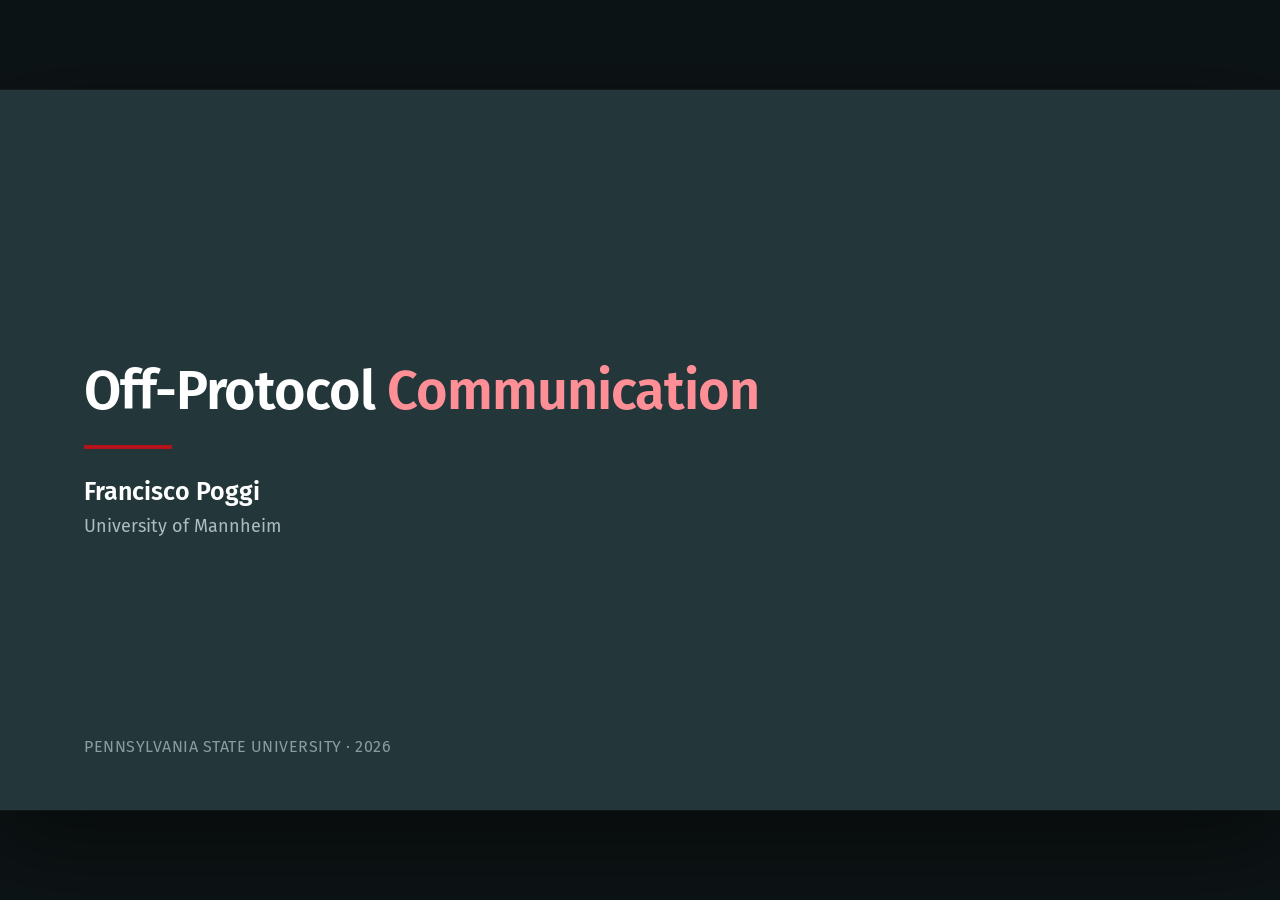
<file: simple-site/files/slides/opc-psu-2026-5e201e/index.html>
<!DOCTYPE html>
<html lang="en" data-theme="" data-school="vwl" data-layout="spread" data-footer="" data-minutes="90">
<head>
<meta charset="utf-8">
<meta name="robots" content="noindex, nofollow">
<meta name="viewport" content="width=device-width, initial-scale=1">
<title>Off-Protocol Communication — Penn State 2026</title>

<!--
═══════════════════════════════════════════════════════════════════════
  HTML SLIDE TEMPLATE   slides.html · style.css · deck.js · lib/ · assets/
═══════════════════════════════════════════════════════════════════════

HOW TO USE
  • Copy this folder into Research/NN_<Project>/Presentations/YYYY.MM EVENT/.
  • Edit only slides.html. Styling lives in style.css, behaviour in deck.js.
  • Works offline: KaTeX and the fonts are vendored in lib/ (no CDN).
  • Each slide is a <section class="slide"> inside #deck. The canvas is a
    fixed 1280×720 that scales to any screen, so what fits on your laptop
    fits on every projector. A slide whose content overflows is flagged
    with a red dashed outline (and a console warning) — fix it, don't scroll.

THEME   (attributes on <html> above; ?theme=mannheim etc. in the URL also work)
  data-theme=""          default: teal / red, Fira Sans
  data-theme="mannheim"  Universität Mannheim CD: UM blue, silver rule,
                         Myriad Pro (falls back to Source Sans 3)
  data-school="vwl"      Mannheim school accent: vwl bwl sowi phil wim
  data-footer="…"        text in the footer centre, e.g. "University of Mannheim"
  data-minutes="20"      talk length → clock shows remaining time (T key)
  data-size="4:3"        960×720 canvas instead of 1280×720
  Logos (Mannheim theme): assets/logo.png top-right of content slides,
  assets/logo-white.png on the title slide. See assets/README.txt to swap them.

KEYS   (press ? in the deck)
  → ↓ Space PgDn next · ← ↑ ⇧Space PgUp back · Home/End · 12⏎ jump · a2⏎ appendix 2
  Backspace return from a jump · O/Esc overview · F fullscreen · B/. black
  N notes · T clock (⇧T reset) · P print preview · M toggle Mannheim · ? help
  Click: right 72 % next, left 28 % back. Swipe on touch screens.

PDF    ⌘P / Ctrl-P opens a chooser: Slides as presented (one 16:9 page per step,
       like beamer overlays), Slides one per slide (all steps revealed), or Handout
       (4 or 6 per sheet landscape, 2 per sheet portrait; A4 or Letter, remembered). Then "Save as PDF" at 100 %, 1 page per sheet — never
       the dialog's own "pages per sheet". p / P preview the two layouts on screen;
       ?print, ?print&steps, ?print&handout=4, &paper=letter, &noappendix: same by URL.
       handout.py tiles an already exported slides PDF the same way (for Safari,
       which ignores the page size, or for other layouts).

SLIDE TYPES
  <section class="slide title-slide">            title page (dark)
  <section class="slide section-slide">          part divider (dark)
  <section class="slide">                        content slide
  <section class="slide section-slide appendix"> appendix divider — everything
                                                 after it is numbered A1, A2, …
                                                 and the progress bar ignores it
  Add class "static" to show everything at once. Add id="…" to link to a slide.

STEPS   (content inside .body reveals one step at a time)
  default         each direct child of .body is a step; a <ul>/<ol> → its <li>s
  .now            show this child immediately (e.g. a figure the bullets discuss)
  .steps          reveal this container's children one by one (e.g. .two.steps)
  .step           make any element anywhere its own step (inside .two, .block …)
  .swap           children replace each other in place (beamer \only)

COMPONENTS (every one is demonstrated below — delete what you don't need)
  <h1>                    slide title
  <h2>                    sub-heading inside a slide
  .alert                  emphasis in the accent colour (beamer \alert)
  .block                  box with dark header   (.bt header, .bb body)
  .block.accent           accent header          (key points)
  .block.def  .block.rem  gray header            (definitions, remarks)
  .block.prop .lem .thm .cor   numbered automatically: "Proposition 1 (name)"
  .block.plain            headed box without background
  .two / .three           column grids; .two.l2 / .two.r2 = 2:1 / 1:2; .mid centres
  .fig  or  <figure>      centred figure that absorbs the free height
                          (img or inline svg; .fixed = natural size)
  <table>                 booktabs style; <tr class="mid"> rule, <tr class="se"> s.e. row,
                          .hl highlighted cell/row, table.full, table.left
  .mathline               centred display-math line
  .quote  .who            serif pull quote with attribution
  .source                 "Source: …" line bottom-left (place after .body)
  .links + a.btn          bottom-right buttons:  <a class="btn" href="#id">
                          … and <a class="btn back" href="#back"> to return
  <aside class="notes">   speaker notes (N key), can contain math
  .muted .small .tiny .center .right .serif .spacer .spacer.big .fill

MATH    $inline$  $$display$$  \( \)  \[ \]  — rendered by KaTeX.
        Literal dollar signs: write \$ or wrap in <span class="nomath">.
        Macros (\E \R \1 \argmax \eps \abs{} …): edit MACROS at the top of deck.js.

FIGURES (inline SVG helper classes)   .axis .tick .grid  .cv-blue .cv-red
        .cv-green .cv-orange .cv-gray .cv-black .dash .region .dot .lblB .lblR
        Figure colours follow --blue --red … in style.css, not the theme accent.

COLOURS / SIZES   everything is a variable in :root of style.css.
═══════════════════════════════════════════════════════════════════════
-->

<link rel="stylesheet" href="lib/fonts/fonts.css">
<link rel="stylesheet" href="lib/katex/katex.min.css">
<script defer src="lib/katex/katex.min.js"></script>
<script defer src="lib/katex/auto-render.min.js"></script>
<link rel="stylesheet" href="style.css">
<style>
  /* Slide "Truthfulness and Obedience": the final step swaps every .v-half for its .v-gen twin
     (title, quack constraint, gloss). The trigger is the .step.v-gen gloss; print "one per slide"
     and handout show the final state. */
  .ic:not(:has(.step.v-gen.on)) .v-gen{display:none}
  .ic:has(.step.v-gen.on) .v-half{display:none}
  html.print:not(.steps) .ic .v-half{display:none}
  html.print:not(.steps) .ic:not(:has(.step.v-gen.on)) .v-gen{display:revert}
  /* title: both variants stacked in one cell, so the switch does not reflow the slide */
  .ic h1 .ttl{display:inline-grid;vertical-align:baseline}
  .ic h1 .ttl > span{grid-area:1/1;display:inline!important}
  .ic:not(:has(.step.v-gen.on)) h1 .ttl > .v-gen{visibility:hidden}
  .ic:has(.step.v-gen.on) h1 .ttl > .v-half{visibility:hidden}
  html.print:not(.steps) .ic h1 .ttl > .v-half{visibility:hidden}
  html.print:not(.steps) .ic:not(:has(.step.v-gen.on)) h1 .ttl > .v-gen{visibility:visible}
  /* Slide "Symmetric Mechanisms in the Unit Square": the weak-case iso-payoff lines (.isoA) give way
     to the strong case's own lines when that step (.caseB) is on. */
  .fsq:has(.caseB.on) .isoA{opacity:0!important}
  html.print:not(.steps) .fsq .isoA{opacity:0!important}
  /* Farrell slide: the payoff cells of an equilibrium light up when its bullet is revealed. */
  #farrell:has(.eqBab.on):not(:has(.eqSep.on)) td.cBab{background:var(--accent-soft)}
  #farrell:has(.eqSep.on) td.cSep{background:var(--accent-soft)}
  html.print:not(.steps) #farrell td.cSep{background:var(--accent-soft)}
  /* Richer-messages slide: report y appears in the protocol table together with its payoff row. */
  #res-sender-mimicking .rowy{opacity:0;transition:opacity .34s ease}
  #res-sender-mimicking tr,#res-sender-mimicking table{transform:none!important}
  #res-sender-mimicking:has(.stepy.on) .rowy,html.print:not(.steps) #res-sender-mimicking .rowy{opacity:1}
  /* Designer-payoffs slide: each point in the figure appears with its bullet. */
  #opc-designer .fpt{opacity:0;transition:opacity .34s ease}
  #opc-designer:has(.pt1.on) .fpt1,#opc-designer:has(.pt2.on) .fpt2,#opc-designer:has(.pt3.on) .fpt3,
  html.print:not(.steps) #opc-designer .fpt{opacity:1}
</style>
<script defer src="deck.js"></script>
</head>
<body>

<div id="deck">

<!-- ───────────────────────── TITLE ───────────────────────── -->
<section class="slide title-slide">
  <div class="t">Off-Protocol <span class="hl">Communication</span></div>
  <div class="rule"></div>
  <div class="au"><b>Francisco Poggi</b></div>
  <div class="af">University of Mannheim</div>
  <div class="ev">Pennsylvania State University · 2026</div>
</section>

<!-- ───────────────────────── 1. MOTIVATION ───────────────────────── -->
<section class="slide" id="motivation">
  <h1>Motivation</h1>
  <div class="body">
    <ul>
      <li>Communication is sometimes organized around a <span class="alert">protocol</span>: who speaks, when, what messages are allowed.
        <ul><li>E.g., peer review, courtroom procedure, expert committees, internal reporting.</li></ul>
      </li>
      <li>Protocols shape information transmission and hence outcomes.</li>
      <li>However, participants may also communicate <span class="alert">off protocol</span>:
        <ul>
          <li>referee and editor at a conference dinner;</li>
          <li>ex parte communication with the judge;</li>
          <li>employee and supervisor in the hallway.</li>
        </ul>
      </li>
    </ul>
    <p class="mt"><b>Questions.</b> When does off-protocol communication undermine the protocol?<br>How can protocols be designed to be robust to off-protocol communication?</p>
    <p><b>Challenge.</b> The design of the protocol determines what <em>can</em> be communicated <em>on</em> protocol, but it also changes what can be <em>credibly</em> communicated <em>off</em> protocol.</p>
  </div>
</section>

<!-- ═════════════════════════ MOTIVATING EXAMPLE (paper §2, 2026-11-04 draft) ═════════════════════════ -->
<section class="slide" id="ex-setup">
  <h1>Motivating Example: Expert Advice with Career Concerns</h1>
  <div class="body">
    <ul>
      <li>A <b>manager</b> must choose an action $a\in\{L,R\}$.</li>
      <li>The correct action depends on an equally likely state $\omega\in\{L,R\}$.</li>
      <li>There are two employees: one is the <span class="alert">expert</span>, the other is <span class="alert">uninformed</span>. Each privately knows his role; the manager regards both assignments as equally likely.</li>
      <li>The expert observes a signal that matches the state with probability $p_E$.</li>
      <li>The manager also <b>promotes</b> one of the two employees, $\pi\in\{1,2\}$.</li>
    </ul>
    <div class="block def mt">
      <div class="bt">Payoffs</div>
      <div class="bb rows">
        <div>Everyone receives $1$ when $a=\omega$.</div>
        <div>An employee receives an additional bonus $B>0$ if promoted.</div>
        <div>The manager receives an additional $D>0$ if she promotes the expert.</div>
      </div>
    </div>
    <p class="center">Throughout the example: $\;p_E=0.8,\qquad B=0.4.$</p>
  </div>
</section>

<!-- ─────────────── EXAMPLE: ANONYMITY PROTOCOL ─────────────── -->
<section class="slide" id="ex-protocol">
  <h1>An Anonymity Protocol</h1>
  <div class="body">
    <div class="block def">
      <div class="bt">Protocol</div>
      <div class="bb">Each employee reports his private information to a black box, which recommends an action:
        <ul class="tight">
          <li>one employee claims to be the expert: the action matching his reported signal;</li>
          <li>both claim the same role: an action drawn uniformly at random.</li>
        </ul>
        The manager sees the recommendation, not the reports, and promotes an employee at random.</div>
    </div>
    <p style="margin:6px 0 0"><b>Truthful reporting pays</b> $\;U_E=U_Q=p_E+\tfrac B2=1$.</p>
    <p style="margin:6px 0 0"><b>Nobody gains by misreporting</b> (given obedience):</p>
    <ul class="tight" style="margin-top:0">
      <li>an expert who reverses his signal cuts accuracy to $0.2$;</li>
      <li>an expert who claims to be uninformed, to $0.5$;</li>
      <li>an uninformed employee who claims to be the expert, to $0.5$;</li>
      <li>no deviation changes the deviator's promotion probability.</li>
    </ul>
    <p style="margin:6px 0 0"><b>Obedience</b> (given truthful reporting): the recommendation is correct with probability $0.8$, and nothing identifies the expert, so the manager is indifferent whom to promote.</p>
    <p class="alert" style="margin:6px 0 0"><b>&rArr; The protocol has a truthful–obedient equilibrium.</b></p>
  </div>
</section>

<!-- ─────────────── EXAMPLE: OFF-PROTOCOL SPEECH ─────────────── -->
<section class="slide" id="ex-speech">
  <h1>Off-Protocol Speech</h1>
  <div class="body">
    <p class="now">An expert with signal $L$ approaches the manager privately:</p>
    <div class="quote now" style="margin:6px 0">"I chose my report at random. I am the expert, and my signal was $L$. Choose $L$ and promote me, whatever the protocol recommended."</div>
    <p>If the claim is true, the manager wants to comply.<br>But the credibility of the speech depends on <span class="alert">who benefits from it</span>.</p>
    <table class="full">
      <thead><tr><th>Employee's information</th><th>Payoff under the protocol</th><th>Payoff if the manager complies</th></tr></thead>
      <tbody>
        <tr class="step hl"><td>Expert with signal $L$</td><td>$U_E=1$</td><td>$p_E+B=1.2$</td></tr>
        <tr class="step"><td>Expert with signal $R$</td><td>$U_E=1$</td><td>$1-p_E+B=0.6$</td></tr>
        <tr class="step"><td>Uninformed</td><td>$U_Q=1$</td><td>$\tfrac12+B=0.9$</td></tr>
      </tbody>
    </table>
    <p class="mt"><b class="alert">Self-selection:</b> only the expert with signal $L$ benefits.</p>
  </div>
</section>

<!-- ─────────────── EXAMPLE: DESIGN CHANGES CREDIBILITY ─────────────── -->
<section class="slide" id="ex-design">
  <h1>Design Changes Credibility</h1>
  <div class="body">
    <p class="now" style="margin-bottom:0">Change the protocol: the black box now also <b>recommends a promotion</b>.</p>
    <ul class="tight now" style="margin-top:0">
      <li>one employee claims to be the expert:
        <ul class="tight">
          <li>the action matching his reported signal;</li>
          <li>promote him with probability $y\in(\tfrac12,1]$;</li>
        </ul>
      </li>
      <li>both claim the same role: action and promotion drawn uniformly at random.</li>
    </ul>
    <p style="margin:6px 0">There is still a truthful–obedient equilibrium; accuracy stays at $p_E$.<br>Consider the same speech.</p>
    <table class="full" style="margin:6px 0">
      <thead><tr><th>Employee's information</th><th>Payoff under the protocol</th><th>Payoff if the manager complies</th></tr></thead>
      <tbody>
        <tr class="hl"><td>Expert with signal $L$</td><td>$U_E(y)=p_E+yB$</td><td>$1.2$</td></tr>
        <tr><td>Expert with signal $R$</td><td>$U_E(y)=p_E+yB$</td><td>$0.6$</td></tr>
        <tr class="step hl"><td>Uninformed</td><td>$U_Q(y)=p_E+(1-y)B$</td><td>$0.9$</td></tr>
      </tbody>
    </table>
    <p class="mt">For $y>\tfrac34$, the uninformed employee also benefits: <span class="alert">the speech loses its self-selection rationale</span>.</p>
  </div>
</section>


<!-- ═════════════════════════ THIS PAPER ═════════════════════════ -->
<section class="slide section-slide">
  <div class="sn">Overview</div>
  <div class="st">This Paper</div>
  <div class="rule"></div>
</section>

<!-- ─────────────── WHAT WE DO ─────────────── -->
<section class="slide" id="what-we-do">
  <h1>What We Do</h1>
  <div class="body">
    <ul class="groups">
      <li>Study communication protocols when senders can also talk to the receiver <span class="alert">off protocol</span>.
        <ul>
          <li>A designer chooses the protocol: who communicates, what messages are allowed, how they are processed.</li>
          <li>She cannot prevent a sender from addressing the receiver directly (privately, cheaply).</li>
          <li>No commitment: the receiver cannot promise to ignore what she hears outside the protocol.</li>
        </ul>
      </li>
      <li>Propose a robustness criterion based on the credibility of <span class="alert">speeches</span>.
        <ul>
          <li>A speech makes claims about the sender's <span class="alert">type</span> and <span class="alert">behavior</span>, and recommends what the receiver should do.</li>
          <li>It is <b>credible</b> if
            <ul>
              <li>the receiver would comply when taking it at face value;</li>
              <li>complying is profitable to the sender only if the speech is true.</li>
            </ul>
          </li>
        </ul>
      </li>
    </ul>
    <div class="block accent">
      <div class="bt">Robustness criterion</div>
      <div class="bb">No credible off-protocol speech.</div>
    </div>
  </div>
</section>

<!-- ─────────────── PREVIEW OF RESULTS (redrafted 2026-11-12 for the deck as it now stands) ─────────────── -->
<section class="slide" id="preview">
  <h1>Preview of Results</h1>
  <div class="body">
    <ul class="groups">
      <li><b>One sender.</b>
        <ul>
          <li>The revelation principle survives: direct mechanisms are without loss, also for robustness.</li>
          <li>Robustness coincides with Farrell's <span class="alert">neologism-proofness</span>.</li>
        </ul>
      </li>
      <li><b>Several senders.</b>
        <ul>
          <li>The revelation principle fails: the same outcome can be robust under one protocol and fragile under another.</li>
          <li>Two forces: the reports available to senders, and the information delivered to the receiver.</li>
        </ul>
      </li>
      <li><b>Experts with career concerns.</b>
        <ul>
          <li>Characterize what direct mechanisms can implement when they must be <span class="alert">robust to off-protocol communication</span>.</li>
          <li>Beyond direct mechanisms: some outcomes are robust in every protocol, some in none, and some only in a richer protocol.</li>
        </ul>
      </li>
    </ul>
  </div>
</section>

<!-- ─────────────── LITERATURE ─────────────── -->
<section class="slide" id="literature">
  <h1>Some Related Literature</h1>
  <div class="body">
    <ul class="groups">
      <li><b>Credible speech and meaning.</b><br>
        <span class="small muted">Farrell (1993); Matthews, Okuno-Fujiwara &amp; Postlewaite (1991); Reny (2026)</span>
        <ul>
          <li>&rarr; Credibility of claims about private information<br>
            <em>and behavior within a protocol</em>.</li>
        </ul>
      </li>
      <li><b>Further communication and negotiation.</b><br>
        <span class="small muted">Myerson (1989); Blume &amp; Sobel (1995)</span>
        <ul>
          <li>&rarr; Design protocols that survive credible <em>unilateral</em> confessions.</li>
        </ul>
      </li>
      <li><b>Expert advice, reputation, and transparency.</b><br>
        <span class="small muted">Ottaviani &amp; S&oslash;rensen (2006); Swank &amp; Visser (2013)</span>
        <ul>
          <li>&rarr; Concealing expertise when participants can disclose it themselves<br>
            &mdash; and others can imitate them.</li>
        </ul>
      </li>
    </ul>
  </div>
</section>

<!-- ─────────────── FARRELL IN A NUTSHELL ─────────────── -->
<section class="slide" id="farrell">
  <h1>Farrell (1993) in a Nutshell</h1>
  <div class="body">
    <div class="two now" style="align-items:start">
      <div class="now">
        <p style="margin:0 0 6px">Cheap talk: one sender, two equally likely types, three actions. Payoffs $(u_0,u_1)$ = (receiver, sender).</p>
        <table style="margin:10px auto 0">
          <thead><tr><th></th><th>$U$</th><th>$C$</th><th>$D$</th></tr></thead>
          <tbody>
            <tr><td>$t_1$</td><td class="cSep">$(3,3)$</td><td class="cBab">$(2,2)$</td><td>$(0,0)$</td></tr>
            <tr><td>$t_2$</td><td>$(0,0)$</td><td class="cBab">$(2,2)$</td><td class="cSep">$(3,3)$</td></tr>
          </tbody>
        </table>
      </div>
      <div class="now">
        <p style="margin:0 0 6px">Receiver's best responses: $U$ against $t_1$, $D$ against $t_2$, the <span class="alert">safe action</span> $C$ when $\Pr(t_1)\in[\tfrac13,\tfrac23]$.</p>
        <ul class="tight" style="margin:0">
          <li class="step eqBab"><b>Babbling equilibrium.</b> No information, the receiver plays $C$, both types get $2$.</li>
          <li class="step eqSep"><b>Separating equilibrium.</b> The receiver plays $U$ and $D$, both types get $3$.</li>
        </ul>
      </div>
    </div>
    <p style="margin:0"><span class="serif" style="font-style:italic">"I am $t_1$."</span> &nbsp;Taken at face value, the receiver plays $U$. Who would say this?</p>
    <div class="block def">
      <div class="bt">Neologism-proofness (Farrell 1993)</div>
      <div class="bb">Fix an equilibrium with interim payoffs $U^*(\theta)$. A <b>neologism</b> "my type is in $S$" is answered by the receiver's best response $a(S)$ given $S$. It is <b>credible</b> if exactly the types in $S$ strictly gain, $\;u_1(a(S),\theta)>U^*(\theta)\iff\theta\in S$. An equilibrium is <b>neologism-proof</b> if it admits no credible neologism.</div>
    </div>
  </div>
  <aside class="notes">
    Two minutes. The point to land is the self-selection logic: a statement is believed if, and only if, believing it would help exactly the types making it. Babbling is not neologism-proof, since $(\{t_1\},U)$ is credible; the separating equilibrium is, since nobody can gain more than $3$. Two conventions worth stating aloud, since they recur: the receiver takes the claim at face value (prior conditional on $S$), and self-selection is strict, so an indifferent outsider does not block the speech. The payoff matrix returns with a conflict of interest on the existence slide, where no equilibrium survives the test.
  </aside>
</section>

<!-- ═════════════════════════ GENERAL MODEL ═════════════════════════ -->
<section class="slide section-slide">
  <div class="sn">Part II</div>
  <div class="st">General Model</div>
  <div class="rule"></div>
</section>

<!-- ─────────────── SETUP ─────────────── -->
<section class="slide" id="gm-setup">
  <h1>Setup</h1>
  <div class="body">
    <ul>
      <li>A receiver, $i=0$, and $n$ senders $i=1,\dots,n$.</li>
      <li>Sender $i$ has a type $\theta_i\in\Theta_i$; common prior $\mu\in\Delta(\Theta)$. The receiver has no private information.</li>
      <li>The receiver chooses $a\in A$. All sets are finite.</li>
    </ul>
    <div class="block def mt">
      <div class="bt">Payoffs and timing</div>
      <div class="bb rows">
        <div><b>Payoffs:</b> $u_i(a,\theta)$ for $i=0,\dots,n$.</div>
        <div><b>Timing:</b> types realize $\to$ communication $\to$ receiver acts.</div>
      </div>
    </div>
    <p class="muted mt">Example: $\Theta_i=\{L,R,Q\}$, $A=\{L,R\}\times\{1,2\}$.</p>
  </div>
</section>

<!-- ─────────────── PROTOCOLS ─────────────── -->
<section class="slide" id="gm-protocols">
  <h1>Protocols</h1>
  <div class="body">
    <div class="block def">
      <div class="bt">Protocol</div>
      <div class="bb">A protocol $P$ is a tuple $\big(\{M_i\}_{i=1}^{n},\,M_0,\,\tau\big)$.</div>
    </div>
    <ol>
      <li>Senders simultaneously report $m_i\in M_i$ to a black box.</li>
      <li>The receiver sees $m_0$, drawn according to $\tau:\prod_i M_i\to\Delta(M_0)$.</li>
      <li>The receiver acts.</li>
    </ol>
    <div class="block plain mt">
      <div class="bt">Includes</div>
      <div class="bb rows">
        <div><b>Direct mechanisms:</b> $M_i=\Theta_i$, $M_0=A$.</div>
        <div><b>Transparent protocols:</b> $M_0=\prod_i M_i$, $\tau$ the identity.</div>
      </div>
    </div>
  </div>
</section>

<!-- ─────────────── EQUILIBRIUM + REVELATION PRINCIPLE ─────────────── -->
<section class="slide" id="gm-eq">
  <h1>Equilibrium and the Revelation Principle</h1>
  <div class="body">
    <p>Strategies:</p>
    <div class="mathline">$$\sigma_i:\Theta_i\to\Delta(M_i), \qquad \sigma_0:M_0\to\Delta(A).$$</div>
    <p>An <b>equilibrium</b> is a BNE. It induces an <b>outcome</b>: a distribution on $\Theta\times A$.</p>
    <div class="block def mt">
      <div class="bt">Revelation principle (Myerson 1982, Forges 1986)</div>
      <div class="bb">Absent off-protocol speech, every equilibrium outcome of every protocol is the truthful–obedient outcome of some incentive-compatible direct protocol.</div>
    </div>
    <ul>
      <li>Fix a protocol and an equilibrium with outcome $\eta\in\Delta(\Theta\times A)$ and conditionals $\hat{\tau}:\Theta\to\Delta(A)$. The direct mechanism $\hat{\tau}$ has a truthful–obedient equilibrium.</li>
      <li>So if we only care about implementable outcomes, it is without loss to focus on truthful and obedient direct mechanisms.</li>
    </ul>
  </div>
</section>

<!-- ─────────────── OFF-PROTOCOL COMMUNICATION, GENERAL ─────────────── -->
<section class="slide" id="gm-opc">
  <h1>Off-Protocol Communication</h1>
  <div class="body">
    <ul>
      <li>Fix a protocol $P$ and an equilibrium $(\sigma,\sigma_0)$; let $U_i^*(\theta_i)$ be sender $i$'s interim payoff.</li>
      <li>After the protocol delivers $m_0$, but before the action is chosen, a sender may address the receiver privately.</li>
    </ul>
    <div class="block def">
      <div class="bt">Confession by sender $i$: $(S,\hat{\sigma},\hat{\sigma}_0)$</div>
      <div class="bb rows">
        <div>$\emptyset\neq S\subseteq\Theta_i$: the claimed types.</div>
        <div>$\hat{\sigma}:S\to\Delta(M_i)$: the claimed reporting strategy.</div>
        <div>$\hat{\sigma}_0:M_0\to\Delta(A)$: the proposed adjustment.</div>
        <div class="muted">"I am in $S$, I reported according to $\hat{\sigma}$, now do $\hat{\sigma}_0$."</div>
      </div>
    </div>
  </div>
  <div class="links"><a class="btn" href="#app-speeches">The speeches we have seen</a></div>
</section>

<!-- ─────────────── CREDIBLE SPEECHES ─────────────── -->
<section class="slide" id="gm-credible">
  <h1>Credible Speeches</h1>
  <div class="body">
    <p class="now">Let $V_i(\theta_i;\hat{\sigma}_0):=\max_{m_i\in M_i}U_i\big((\theta_i,m_i),\hat{\sigma}_0\big)$: the best type $\theta_i$ can do by <em>choosing its report</em> with the adjustment in place.</p>
    <div class="block def">
      <div class="bt">A confession $(S,\hat{\sigma},\hat{\sigma}_0)$ is credible if</div>
      <div class="bb">
        <ol>
          <li><b>Honest play.</b> $\operatorname{supp}\hat{\sigma}(\theta_i)\subseteq\arg\max_{m_i}U_i\big((\theta_i,m_i),\hat{\sigma}_0\big)$ for every $\theta_i\in S$.</li>
          <li><b>Self-selection.</b> $V_i(\theta_i;\hat{\sigma}_0)>U_i^*(\theta_i)\iff\theta_i\in S$. <span class="muted">Types are tested at their best report, not at equilibrium play.</span></li>
          <li><b>Receiver optimality.</b> At every consistent $m_0$, $\hat{\sigma}_0(m_0)$ is optimal for the receiver taking the claim $(S,\hat{\sigma})$ at face value.</li>
          <li><b>Reversion. At every inconsistent $m_0$ the speech is ignored: $\hat{\sigma}_0(m_0)=\sigma_0(m_0)$.</b></li>
        </ol>
      </div>
    </div>
    <div class="block accent">
      <div class="bt">Robustness</div>
      <div class="bb">An equilibrium is <b>confession-proof</b> if it admits no credible confession.</div>
    </div>
  </div>
  <div class="links"><a class="btn" href="#gm-speech-channel">Speech-channel interpretation</a></div>
</section>



<!-- ═════════════════════════ RESULTS ═════════════════════════ -->
<section class="slide section-slide">
  <div class="sn">Part III</div>
  <div class="st">Results</div>
  <div class="rule"></div>
</section>

<!-- ─────────────── ONE SENDER: REVELATION PRINCIPLE ─────────────── -->
<section class="slide" id="res-one">
  <h1>Revelation Principle with One Sender</h1>
  <div class="body">
    <div class="block thm">
      <div class="bt"></div>
      <div class="bb">Let $n=1$. Fix a protocol and an equilibrium. The canonical DRP has a truthful–obedient equilibrium that induces the same outcome. It is confession-proof iff the original equilibrium is.</div>
    </div>
    <p class="mt"><b>Proof intuition.</b></p>
    <ul class="tight">
      <li>With $n=1$, the claim about what was played in the mechanism has no bite: reports map one-to-one to action recommendations.</li>
      <li>Everything boils down to a claim $(S,\lambda)$: a set of types and a lottery over actions.</li>
      <li>Credibility only depends on the comparison between $\lambda$ and $U^*$.</li>
    </ul>
  </div>
  <aside class="notes">
    This strengthens TM-03's original theorem. All type, message, and action sets are finite, and the credibility definition is belief-free. Neither unique per-type receiver best replies nor pure or onto equilibrium sender strategies are required.
    <br><br>
    Let $B_S=\bigcap_{\theta\in S}\arg\max_a u_0(a,\theta)$. Given a credible confession $(S,\hat\sigma,\hat\sigma_0)$, choose a claimant $\bar\theta$ and a message $\bar m$ in its claimed support. The induced lottery is $\lambda(a)=\sum_z\tau(z\mid\bar m)\hat\sigma_0(a\mid z)$. All its deliveries are consistent, so belief-free optimality puts the support of $\lambda$ inside $B_S$.
    <br><br>
    Honest play and strict self-selection imply $u_1(\lambda,\bar\theta)>U^*(\bar\theta)$. Every original outsider could send the same message and receive the same lottery, so none gains. Thus $\varnothing\ne G(\lambda)\subseteq S$, and $\operatorname{supp}\lambda\subseteq B_S\subseteq B_{G(\lambda)}$. Shrinking the type set is the step that removes the need for uniqueness.
    <br><br>
    Conversely, if a lottery is receiver-optimal for every type in its nonempty set of strict gainers, ask each claimant to use the same full-support distribution on the protocol's sender messages. Every reachable delivery becomes consistent. Propose the same lottery at each such delivery and revert at unreachable ones. Every sender message now induces the same lottery, so honesty is automatic and self-selection is exact.
    <br><br>
    The characterization depends only on preferences and $U^*$. The canonical direct mechanism preserves the outcome and hence $U^*$. Truthfulness follows by replicating original mixed deviations; obedience follows because a recommended action is optimal at every original posterior pooled into that recommendation.
    <br><br>
    Under unique receiver favorites, the common best-response set of any feasible claim is a singleton, so the lottery is a pure action and the original pure-neologism equivalence follows. With ties, pure neologisms may fail to detect profitable lottery confessions.
    <br><br>
    Do not infer that the claimed strategy can be held at equilibrium play. Full-support scrambling may be necessary. The simple-speech equivalence on the following slide needs separate correction; it is not used by this proof.
  </aside>
</section>

<!-- ─────────────── ONE SENDER: SIMPLE SPEECHES SUFFICE ─────────────── -->
<section class="slide" id="res-simple">
  <h1>One Sender: Confessions and Neologisms</h1>
  <div class="body">
    <div class="block def">
      <div class="bt">Neologism (Farrell 1993)</div>
      <div class="bb">A <b>neologism</b> is a pair $(S,\lambda)$ with $S\subseteq\Theta$ and $\lambda\in\Delta(A)$. It is <b>credible</b> if exactly the types in $S$ prefer $\lambda$ to equilibrium, $\;u_1(\lambda,\theta)>U^*(\theta)\iff\theta\in S$, and $\lambda$ is receiver-optimal for every type in $S$.</div>
    </div>
    <div class="block thm mt">
      <div class="bt"></div>
      <div class="bb">Set $n=1$. Fix a protocol and an equilibrium.
        $$\text{confession-proof}\;\iff\;\text{neologism-proof}.$$
      </div>
    </div>
    <ul class="mt">
      <li><b>Confession $\Rightarrow$ neologism.</b> A claimant's report induces a lottery $\lambda$ over actions. Claimants gain; outsiders can imitate, so none can prefer $\lambda$.</li>
      <li><b>Neologism $\Rightarrow$ confession.</b> A full-support claim implements $\lambda$ at every reachable delivery.</li>
    </ul>
    <p class="center alert mt"><em>Every credible confession has a credible type-only counterpart.</em></p>
  </div>
  <div class="links"><a class="btn" href="#res-exist">Existence</a></div>
  <aside class="notes">
    Theorem 2 of the talk; TM-04. Both directions are statements about existence of credible speeches, so the proof directions are "confession implies neologism" and "neologism implies confession"; their contrapositives give the two halves of the equivalence.
    <br><br>
    Confession implies neologism. Take a credible confession $(S,\hat\sigma,\hat\sigma_0)$. With one sender, belief-free optimality has no belief content: at every consistent delivery the adjustment must lie in the common best-response set of $S$, which under uniqueness is a single action $c$. A claimant's claimed message reaches only consistent deliveries, so it yields $c$; honest play and strict self-selection give $u_1(c,\theta)>U^*(\theta)$ on $S$. An outsider can send that same message and also get $c$, so self-selection bounds $u_1(c,\theta')\le U^*(\theta')$ off $S$. Hence $(S,c)$ is a credible neologism.
    <br><br>
    Neologism implies confession. Let every type in $S$ claim the same full-support distribution over the protocol's messages, so every reachable delivery is consistent; adjust to $c$ there and revert elsewhere. Every message by every type then yields $c$, so honest play is automatic and self-selection is exactly the neologism's.
    <br><br>
    Implementation qualification. The theorem characterizes when a credible confession exists; it does not say the confession can hold the claimed strategy at equilibrium play. Full-support scrambling of the claimed strategy may be necessary. In particular, "confession-proof iff simple-speech-proof" is false: TM-04 §6 has an equilibrium that admits no credible simple speech (claimed strategy equal to equilibrium play) yet admits a credible confession. The old inference "a credible simple speech yields a credible neologism, hence simple-speech-proof implies neologism-proof" had its contrapositive reversed. A sufficient condition for simple speeches to suffice is coverage: each claimant's equilibrium messages reach every reachable delivery (TM-04 §7).
    <br><br>
    Extension without uniqueness. Drop unique best responses and replace the action $c$ by a lottery $\lambda$ over actions: a credible lottery neologism is $(G(\lambda),\lambda)$ with $G(\lambda)=\{\theta:u_1(\lambda,\theta)>U^*(\theta)\}$ nonempty and $\lambda$ supported on actions optimal against every type in $G(\lambda)$. Then, with one sender and belief-free credibility, confession-proof iff no credible lottery neologism (TM-03 §8, TM-04 §3). Extract $\lambda$ from a claimant's message, shrink the claim to its exact gainers, transfer by full-support scrambling. With receiver ties, pure neologisms can miss a profitable lottery confession (TM-04 §8).
    <br><br>
    With several senders the equivalence fails: receiver optimality conditions on the others' types through the claimed report and the delivery, which is exactly what the expert's sabotage-and-confess speech exploits in the application.
  </aside>
</section>

<!-- ─────────────── RICHER SENDER MESSAGES ─────────────── -->
<section class="slide" id="res-sender-mimicking">
  <h1>$n>1$: Richer Sender Messages Can Undermine Credibility</h1>
  <div class="body">
    <p class="now" style="margin:0 0 4px">Independent, uniform types $\theta_1\in\{a,b\}$, $\theta_2\in\{L,R\}$; sender 2 is indifferent and truthful. The receiver chooses $e$ or $h$; sender 1 reports $x$ or $y$.</p>
    <div class="two now" style="grid-template-columns:1.25fr 1fr;gap:44px;align-items:start">
      <div class="step">
        <p class="small" style="margin:0"><b>Payoffs $(u_0,u_1)$</b></p>
        <table class="full" style="margin:2px 0 0;font-size:var(--fs-body)">
          <thead><tr><th></th><th>$a,L$</th><th>$a,R$</th><th>$b,L$</th><th>$b,R$</th></tr></thead>
          <tbody><tr><td>$e$</td><td>$(1,0)$</td><td>$(1,0)$</td><td>$(1,0)$</td><td>$(1,0)$</td></tr>
          <tr><td>$h$</td><td>$(2,1)$</td><td>$(0,1)$</td><td>$(0,1)$</td><td class="hl alert">$(0,-2)$</td></tr></tbody>
        </table>
        <p class="small" style="margin:2px 0 0">Type $a$ always prefers $h$; type $b$ likes $h$ at $L$ but <span class="alert">dislikes it at $R$</span>.</p>
      </div>
      <div class="step">
        <p class="small" style="margin:0"><b>Protocol: $\Pr(r)$, otherwise $s$</b></p>
        <table class="full" style="margin:2px 0 0;font-size:var(--fs-body);table-layout:fixed;border-bottom:none">
          <colgroup><col style="width:40%"><col><col></colgroup>
          <thead><tr><th>Report</th><th>$L$</th><th>$R$</th></tr></thead>
          <tbody><tr><td>$x$</td><td>$3/4$</td><td>$1/2$</td></tr></tbody>
        </table>
        <div class="rowy">
          <table class="full" style="margin:0;font-size:var(--fs-body);table-layout:fixed;border-top:none">
            <colgroup><col style="width:40%"><col><col></colgroup>
            <tbody><tr><td>$y$</td><td>$3/4$</td><td class="hl alert">$1/4$</td></tr></tbody>
          </table>
          <p class="small" style="margin:2px 0 0">$y$ lowers $\Pr(r)$ <em>only</em> when sender 2 is $R$.</p>
        </div>
      </div>
    </div>
    <div>
      <p style="margin:4px 0 0"><b>Equilibrium:</b> both types send $x$, the receiver plays $e$.</p>
      <p style="margin:2px 0 0"><b>Speech:</b> "I am $a$. Play $h$ after $r$, and $e$ after $s$." The receiver would comply.</p>
      <table class="full" style="margin:2px 0 0;font-size:var(--fs-body);table-layout:fixed;border-bottom:none">
        <colgroup><col style="width:46%"><col style="width:14%"><col style="width:14%"><col></colgroup>
        <thead><tr><th>Payoff if the receiver follows the speech</th><th>Type $a$</th><th>Type $b$</th><th></th></tr></thead>
        <tbody><tr><td>report $x$</td><td>$5/8>0$</td><td>$-1/8<0$</td><td class="small" style="text-align:left">only $a$ gains: <span class="alert">credible</span></td></tr></tbody>
      </table>
    </div>
    <div class="step stepy">
      <table class="full" style="margin:0;font-size:var(--fs-body);table-layout:fixed;border-top:none">
        <colgroup><col style="width:46%"><col style="width:14%"><col style="width:14%"><col></colgroup>
        <tbody><tr><td>report $y$</td><td>$1/2$</td><td class="hl alert">$+1/8>0$</td><td class="small" style="text-align:left">$b$ gains too: <span class="alert">not credible</span></td></tr></tbody>
      </table>
    </div>
    <p class="alert" style="margin:8px 0 0"><b>More messages expand deviations, but also mimicking opportunities.</b></p>
  </div>
</section>

<!-- ─────────────── RECEIVER INFORMATION ─────────────── -->
<section class="slide" id="res-receiver">
  <h1>Receiver Information Can Make Speech Non-Credible</h1>
  <div class="body">
    <div class="now">
      <p style="margin:0 0 6px">Two senders with independent, uniform types $\theta_1\in\{a,b\}$, $\theta_2\in\{L,R\}$. Sender 2 is indifferent and reports truthfully. The receiver chooses $e$, $h$ or $k$.</p>
      <div class="two" style="grid-template-columns:1.2fr 1fr;gap:40px;align-items:start">
        <div>
          <p class="small" style="margin:0"><b>Payoffs $(u_0,u_1)$</b></p>
          <table class="full" style="margin:4px 0 0;font-size:var(--fs-body)">
            <thead><tr><th></th><th>$a,L$</th><th>$a,R$</th><th>$b,L$</th><th>$b,R$</th></tr></thead>
            <tbody>
              <tr><td>$e$</td><td>$(2,0)$</td><td>$(2,0)$</td><td>$(2,0)$</td><td>$(2,0)$</td></tr>
              <tr><td>$h$</td><td>$(3,1)$</td><td>$(2,1)$</td><td class="hl">$(0,-1)$</td><td class="hl">$(0,-1)$</td></tr>
              <tr><td>$k$</td><td>$(0,1)$</td><td>$(3,1)$</td><td class="hl alert">$(0,3)$</td><td class="hl alert">$(0,3)$</td></tr>
            </tbody>
          </table>
          <p class="small" style="margin:4px 0 0">Type $a$ likes $h$ or $k$; type $b$ <span class="alert">hates $h$, loves $k$</span>.</p>
        </div>
        <div class="step">
          <p class="small" style="margin:0 0 6px"><b>Two protocols, same reports, same play</b></p>
          <p style="margin:0 0 4px"><b>Coarse:</b> deliver a constant message.</p>
          <p style="margin:0 0 4px"><b>Informative:</b> deliver sender 2's report.</p>
          <p class="small muted" style="margin:0">Both ignore sender 1's report. On path the receiver plays $e$; every sender gets $0$. <b>Same outcome.</b></p>
        </div>
      </div>
    </div>
    <p style="margin:6px 0 4px"><b>Speech:</b> "I am $a$."</p>
    <table class="full" style="margin:0;font-size:var(--fs-body)">
      <thead><tr><th style="width:26%">Receiver's information</th><th style="width:30%">Best response to the claim</th><th>Type $a$</th><th>Type $b$</th><th style="text-align:left"></th></tr></thead>
      <tbody>
        <tr><td>Coarse: nothing about $L,R$</td><td>$h$</td><td>$+1$</td><td>$-1$</td><td class="small" style="text-align:left">only $a$ gains: <span class="alert">credible</span></td></tr>
        <tr class="step"><td>Informative: sees $L$ or $R$</td><td>$h$ at $L$, <span class="alert">$k$ at $R$</span></td><td>$+1$</td><td class="hl alert">$+1$</td><td class="small" style="text-align:left">$b$ gains too: <span class="alert">not credible</span></td></tr>
      </tbody>
    </table>
  </div>
  <aside class="notes">
    Three reveals: first the claim and its response with no information, then the row with disclosure, then the credibility comparison and intuition.
    <br><br>
    Both protocols are sender-direct. Both senders report truthfully, so sender strategies are pure and onto. Sender 1's report never affects deliveries, making every claimed report, including every mixed strategy, optimal. Sender 2 always gets zero. The example isolates receiver information from the previous slide's sender-message effect.
    <br><br>
    Equilibrium obedience is strict. Without information, receiver payoffs from $e,h,k$ are $2,5/4,3/4$. After observing $L$, they are $2,3/2,0$. After observing $R$, they are $2,1,3/2$. Thus the receiver chooses $e$ in either protocol, and every sender type gets zero.
    <br><br>
    With coarse information, the confession is $S=\{a\}$ with adjustment $h$ at the constant delivery and any claimed sender 1 report. Conditional on $a$, receiver payoffs from $e,h,k$ are $2,5/2,3/2$, so $h$ is uniquely optimal. Type $a$ gets $1$ and type $b$ gets $-1$, making self-selection exact. This establishes a credible confession.
    <br><br>
    With disclosure, a claim of $a$ forces $h$ at $L$ and $k$ at $R$, each uniquely optimal. Type $a$ gets $1$ and outsider $b$ gets $(-1+3)/2=1$. Asking for $h$ at both deliveries would deter $b$, but the receiver rejects that instruction at $R$, where $k$ gives $3$ instead of $2$.
    <br><br>
    The informative equilibrium is confession-proof, not just immune to this particular speech. For any claim $S=\{a\}$, the same forced responses attract $b$. For $S=\{b\}$, receiver optimality forces $e$ at both deliveries, so nobody gains. For $S=\{a,b\}$, receiver optimality requires $h$ conditional on $a$ and $e$ conditional on $b$ at $L$. These strict requirements are incompatible. Sender 2 never strictly gains. This exhausts all type sets, mixed claims, and mixed adjustments under belief-free credibility.
    <br><br>
    All receiver deliveries occur on path. Both informative deliveries are consistent with every confession by sender 1, so reversion plays no role in the argument. Sender 1's payoff depends only on its own type and the action.
    <br><br>
    The canonical truthful-obedient DRP always recommends $e$ and therefore conceals sender 2's type. It admits the coarse protocol's confession. Because every type profile has positive probability, any truthful-obedient DRP implementing the constant-$e$ outcome must recommend $e$ at every report profile. Hence no truthful-obedient DRP implements this outcome confession-proofly.
    <br><br>
    The result shows that disclosure can improve robustness, not that more disclosure always does. Suggested verbal link: richer sender messages change an outsider's available deviations under a fixed adjustment; richer receiver information changes which adjustment the receiver can rationally follow.
  </aside>
</section>

<!-- ═════════════════════════ APPLICATION ═════════════════════════ -->
<section class="slide section-slide">
  <div class="sn">Application</div>
  <div class="st">Expert Advice with Career Concerns</div>
  <div class="rule"></div>
</section>

<!-- ─────────────── MODEL ─────────────── -->
<section class="slide" id="app-model">
  <h1>Expert Advice with Career Concerns: Model</h1>
  <div class="body">
    <ul>
      <li><b>Players:</b> two senders $i=1,2$ and one receiver.</li>
      <li>One sender is an <span class="alert">expert</span> ($E$), the other a <span class="alert">quack</span> ($Q$). Let $e\in\{1,2\}$ be the expert's identity.</li>
      <li>Roles are private; each assignment is equally likely.</li>
      <li><b>Payoff-relevant state</b> $\omega\in\{L,R\}$, uniform prior.</li>
      <li>Each sender observes a conditionally independent binary signal $s_i\in\{l,r\}$ with precision $p_E$ and $p_Q$.
        <ul><li>For exposition, $p_Q=1/2$: the quack is completely uninformed.</li></ul>
      </li>
      <li>The <b>receiver</b> chooses an action $a\in\{L,R\}$ and a promotion $\pi\in\{1,2\}$.</li>
    </ul>
    <div class="block def mt">
      <div class="bt">Payoffs</div>
      <div class="bb rows">
        <div>Everyone receives $1$ if $a=\omega$.</div>
        <div>Sender $i$ gets an additional bonus $B>0$ iff promoted ($\pi=i$).</div>
        <div>The receiver gets an additional bonus $D>0$ if the expert is promoted ($\pi=e$).</div>
      </div>
    </div>
  </div>
</section>

<!-- ─────────────── DIRECT REVELATION MECHANISMS ─────────────── -->
<section class="slide" id="app-drm">
  <h1>Direct Revelation Mechanisms</h1>
  <div class="body">
    <ul>
      <li>A <b>direct revelation mechanism</b> asks each sender to report whether they are the expert, and their signal realization.
        <ul><li>Given the uninformativeness of the quack's signal, we can simplify to $\Theta_i=\{L,R,Q\}$.</li></ul>
      </li>
      <li>It recommends an action and a promotion to the receiver, $(\hat{a},\hat{\pi})\in\{L,R\}\times\{1,2\}$.</li>
      <li>A direct revelation mechanism is thus a map from reports to a lottery over recommendations,
        $$\tau:\ \Theta_1\times\Theta_2 \;\to\; \Delta\big(\{L,R\}\times\{1,2\}\big).$$
      </li>
    </ul>
    <p class="mt">The <b>Revelation Principle</b> (Myerson 1982) justifies the focus on direct revelation mechanisms (<em>absent speeches</em>).</p>
  </div>
</section>

<!-- ─────────────── SYMMETRIC FAMILY ─────────────── -->
<section class="slide" id="app-symmetric">
  <h1>A Symmetric Family</h1>
  <div class="body">
    <ul>
      <li>We focus on a <span class="alert">symmetric</span> family of direct revelation mechanisms:
        <ul>
          <li>both senders are treated symmetrically;</li>
          <li>both states and actions are treated symmetrically.</li>
        </ul>
      </li>
      <li>Under truthful reports, a symmetric mechanism is summarized by two numbers:<sup>&dagger;</sup>
        $$x=\Pr(\hat{a}=\omega \mid \text{truthful reports}),\qquad y=\Pr(\hat{\pi}=e \mid \text{truthful reports}).$$
      </li>
      <li>We must also define what happens after <span class="alert">inconsistent reports</span>.<sup>*</sup></li>
    </ul>
    <div class="block def">
      <div class="bt">Inconsistent reports</div>
      <div class="bb rows">
        <div>Both senders claim to be the quack: $(\hat{a},\hat{\pi})$ drawn uniformly at random.</div>
        <div>Both senders claim to be the expert:
          <ul class="tight" style="margin:4px 0 0;padding-left:26px">
            <li>reports do not coincide: $(\hat{a},\hat{\pi})$ drawn uniformly at random;</li>
            <li>reports coincide: the recommended action $\hat{a}$ matches the common report with probability $\alpha$.</li>
          </ul>
        </div>
        <div class="muted">($\alpha=1/2$: every inconsistency leads to a uniform draw.)</div>
      </div>
    </div>
  </div>
  <div class="source"><sup>&dagger;</sup>The correlation between $\hat{a}$ and $\hat{\pi}$ is not payoff relevant: payoffs depend only on the marginals, which is why $x$ and $y$ suffice.<br>
    <sup>*</sup>A similar application can be constructed with independent types. There are then no inconsistent reports, but more cases to consider.</div>
  <aside class="notes">
    Symmetry is without loss: the environment is invariant under permutations of sender identities and simultaneous exchanges of state, signal, and action labels.
  </aside>
</section>

<!-- ─────────────── TRUTHFULNESS AND OBEDIENCE ─────────────── -->
<section class="slide ic" id="app-ic">
  <h1>Truthfulness and Obedience
    <span class="ttl"><span class="muted v-half">($\alpha=1/2$)</span><span class="alert v-gen">(general $\alpha$)</span></span></h1>
  <div class="body">
    <div class="block def">
      <div class="bt">Obedience</div>
      <div class="bb">The receiver follows the recommendation iff $x\ge \tfrac12$ and $y\ge \tfrac12$.</div>
    </div>
    <div class="block def">
      <div class="bt">Expert truthfulness</div>
      <div class="bb">
        $$\underbrace{U_E \;:=\; x + y\,B}_{\text{truthful report}} \;\ge\; \max\Big\{\underbrace{\tfrac12+\tfrac{B}{2}}_{\text{claim to be the quack}},\;\; \underbrace{(1-x)+y\,B}_{\text{flip the signal}}\Big\}$$
        <span class="alert">Implied by obedience.</span>
        <span class="muted small">Claiming $Q$ makes the reports inconsistent (uniform draw).</span>
      </div>
    </div>
    <div class="block accent">
      <div class="bt">Quack truthfulness</div>
      <div class="bb">
        <div class="v-half">$$\underbrace{U_Q \;:=\; x + (1-y)\,B}_{\text{truthful report}} \;\ge\; \underbrace{\tfrac12+\tfrac{B}{2}}_{\text{claim to be the expert}}$$</div>
        <div class="v-gen">$$\underbrace{U_Q \;:=\; x + (1-y)\,B}_{\text{truthful report}} \;\ge\; \underbrace{\colorbox{#f3d9da}{$\textcolor{#b5121b}{\tilde{x}(\alpha)}$}+\tfrac{B}{2}}_{\text{claim to be the expert}}$$</div>
        <span class="alert">Not</span> implied by obedience.
        <span class="muted small v-half">Claiming to be the expert also makes the reports inconsistent (uniform draw).</span>
        <span class="small step v-gen"><span class="alert">$\tilde{x}(\alpha)$</span>: accuracy of the recommended action when the quack pretends to be the expert,
          $$\tilde{x}(\alpha)=\tfrac14+\tfrac12\big[\alpha\,p_E+(1-\alpha)(1-p_E)\big],\qquad \alpha\in[0,1].$$</span>
      </div>
    </div>
  </div>
  <aside class="notes">
    Last step switches the slide from $\alpha=1/2$ to general $\alpha$. Obedience and expert truthfulness are untouched: the expert's deviation to $Q$ yields two $Q$ claims, which is a uniform draw for every $\alpha$. Only the quack's deviation (both claim expert) is affected: $\tilde{x}(\alpha)=\tfrac12[\alpha p_E+(1-\alpha)(1-p_E)]+\tfrac14$, so $\tilde{x}(\tfrac12)=\tfrac12$ and $\tilde{x}\in[\tfrac34-\tfrac{p_E}{2},\,\tfrac14+\tfrac{p_E}{2}]$.
  </aside>
  <div class="links"><a class="btn" href="#app-ic-alpha">$\tilde{x}(\alpha)$: derivation</a></div>
</section>

<!-- ─────────────── FIGURE 1: FEASIBILITY ─────────────── -->
<section class="slide fsq" id="app-fig-feasible">
  <h1>Symmetric Mechanisms in the Unit Square <span class="muted">($\alpha=1/2$)</span></h1>
  <div class="body">
    <!-- Layout: a 2:3 grid. The figure is several overlapping SVG layers in the same grid cell (same
         viewBox, same sizing) so that bullets can sit between them in the DOM — steps reveal in
         document order: bullets 1–2 → feasibility → iso-payoff bullet → iso-payoff lines (weak B)
         → truthfulness bullet → weak case → strong case (swap; the weak-B iso lines hide then). -->
    <div class="two r2 mid steps" style="grid-template-rows:auto auto 1fr;grid-template-columns:2fr 3fr;row-gap:0;align-items:start">
      <ul style="grid-column:1;grid-row:1;margin:0">
        <li>By obedience, $x,y\ge\tfrac12$: an obedient, symmetric mechanism is a point
          $$(2x-1,\;2y-1)\in[0,1]^2.$$
          <ul>
            <li>horizontal: decision accuracy;</li>
            <li>vertical: how often the expert is promoted.</li>
          </ul>
        </li>
        <li><b>Feasibility.</b> The decision cannot be more accurate than the expert's signal: $x\le p_E$.</li>
      </ul>

      <!-- layer 1: unit square, feasibility (step), axes -->
      <figure class="fig now" style="grid-column:2;grid-row:1 / span 3">
        <svg viewBox="0 0 580 460" style="width:100%;max-width:700px">
          <rect class="grid" x="100" y="40" width="360" height="360"/>
          <g class="step">
            <rect class="region" x="100" y="40" width="216" height="360"/>
            <path class="cv-red" d="M316 400 V40"/>
            <text class="it lblR" x="324" y="62">x = p<tspan class="sub">E</tspan></text>
            <text class="lblB txt" x="208" y="346" text-anchor="middle">feasible</text>
            <text class="it" x="316" y="426" text-anchor="middle">2p<tspan class="sub">E</tspan> − 1</text>
          </g>
          <path class="axis" d="M100 40 V400 H460"/>
          <line class="tick" x1="460" y1="400" x2="460" y2="408"/>
          <line class="tick" x1="92"  y1="40"  x2="100" y2="40"/>
          <text x="100" y="426" text-anchor="middle">0</text>
          <text x="460" y="426" text-anchor="middle">1</text>
          <text x="82"  y="46"  text-anchor="end">1</text>
          <text class="it" x="474" y="406">2x − 1</text>
          <text class="it" x="100" y="24" text-anchor="middle">2y − 1</text>
        </svg>
      </figure>

      <ul style="grid-column:1;grid-row:2;align-self:start;margin:-9px 0 0">
        <li><b>Quack's iso-payoff lines.</b>
          $$U_Q = x+(1-y)\,B$$
          Slope $1/B$; $U_Q$ rises to the south-east.</li>
      </ul>

      <!-- layer 2: iso-payoff lines for the weak case (B = 0.4); hidden once the strong case is shown -->
      <figure class="fig now" style="grid-column:2;grid-row:1 / span 3;pointer-events:none">
        <svg viewBox="0 0 580 460" style="width:100%;max-width:700px">
          <g class="step isoA">
            <path class="dash" d="M100 220 L172 40"/>
            <path class="dash" d="M100 400 L244 40"/>
            <path class="dash" d="M172 400 L316 40"/>
            <path class="dash" d="M244 400 L388 40"/>
            <path class="dash" d="M316 400 L460 40"/>
            <path class="dash" d="M388 400 L460 220"/>
            <path class="cv-gray" style="stroke-dasharray:none" d="M372 318 L412 334"/><polygon fill="var(--gray)" points="420,337 410,339 414,329"/>
            <text class="it lblG" x="350" y="318">U<tspan class="sub">Q</tspan></text>
          </g>
        </svg>
      </figure>

      <ul style="grid-column:1;grid-row:3;align-self:start;margin:-9px 0 0">
        <li><b>Quack truthfulness.</b> $U_Q\ge\tfrac12+\tfrac B2$, its value at the origin: the region below the line through the origin.</li>
      </ul>

      <!-- layer 3: the two cases, shown in place of each other
           (drawn with p_E = 0.8, i.e. 2p_E − 1 = 0.6; weak case B = 0.4, strong case B = 0.9) -->
      <figure class="fig now" style="grid-column:2;grid-row:1 / span 3;pointer-events:none">
        <svg viewBox="0 0 580 460" style="width:100%;max-width:700px">
          <g class="swap">
            <g class="step">
              <polygon class="region red" points="100,400 100,40 244,40"/>
              <path class="cv-blue" d="M100 400 L244 40"/>
              <text class="it lblB" x="244" y="30" text-anchor="middle">U<tspan class="sub">Q</tspan> = ½ + B/2</text>
              <text class="lblR txt" x="112" y="76">quack lies</text>
              <circle class="dot blue" cx="316" cy="40" r="5"/>
              <text class="txt" x="400" y="100" text-anchor="middle" style="font-weight:600">weak career concerns</text>
              <text class="it" x="400" y="124" text-anchor="middle">B ≤ 2p<tspan class="sub">E</tspan> − 1</text>
              <text x="400" y="146" text-anchor="middle" class="lblG txt">corner is truthful</text>
            </g>
            <g class="step caseB">
              <path class="dash" d="M100 80 L136 40"/>
              <path class="dash" d="M100 160 L208 40"/>
              <path class="dash" d="M100 240 L280 40"/>
              <path class="dash" d="M100 320 L352 40"/>
              <path class="dash" d="M172 400 L460 80"/>
              <path class="dash" d="M244 400 L460 160"/>
              <path class="dash" d="M316 400 L460 240"/>
              <path class="dash" d="M388 400 L460 320"/>
              <path class="cv-gray" style="stroke-dasharray:none" d="M372 318 L404 347"/><polygon fill="var(--gray)" points="411,353 401,350 407,343"/>
              <text class="it lblG" x="350" y="318">U<tspan class="sub">Q</tspan></text>
              <polygon class="region red" points="100,400 100,40 316,40 316,160"/>
              <path class="cv-blue" d="M100 400 L424 40"/>
              <text class="it lblB" x="568" y="64" text-anchor="end">U<tspan class="sub">Q</tspan> = ½ + B/2</text>
              <text class="lblR txt" x="140" y="76">quack lies</text>
              <circle class="dot open" cx="316" cy="40" r="5"/>
              <circle class="dot blue" cx="316" cy="160" r="5"/>
              <text class="txt" x="400" y="250" text-anchor="middle" style="font-weight:600">strong career concerns</text>
              <text class="it" x="400" y="274" text-anchor="middle">B &gt; 2p<tspan class="sub">E</tspan> − 1</text>
              <text x="400" y="296" text-anchor="middle" class="lblG txt">corner is not truthful</text>
            </g>
          </g>
        </svg>
      </figure>
    </div>
  </div>
  <div class="links"><a class="btn" href="#app-fig-alpha">General $\alpha$</a></div>
</section>

<!-- ─────────────── DESIGNER OBJECTIVES ─────────────── -->
<section class="slide" id="app-designer">
  <h1>Designer Objectives</h1>
  <div class="body">
    <p>So far we have only looked at what can be implemented. Let us give the designer an objective.</p>
    <ul>
      <li>The designer gets $1$ if $a=\omega$, plus $b$ if the expert is promoted.<sup>*</sup></li>
      <li>Expected payoff under truthful reports: $\;x + b\,y$.</li>
      <li class="muted">$b>0$: wants the expert promoted. &nbsp; $b<0$: wants the expert not promoted.</li>
    </ul>
    <div class="two steps">
      <div class="block">
        <div class="bt">Weak career concerns: $B < 2p_E-1$</div>
        <div class="bb">
          The designer attains his <span class="alert">maximum payoff</span>: truthfulness does not bind.
          <ul>
            <li><b>Full credit</b> if $b>0$: $\;y=1$.</li>
            <li><b>No credit</b> if $b<0$: $\;y=\tfrac12$.</li>
          </ul>
        </div>
      </div>
      <div class="block accent" style="margin-top:0">
        <div class="bt">Strong career concerns: $B > 2p_E-1$</div>
        <div class="bb">
          Quack truthfulness binds when the designer wants to promote the expert.
          <ul>
            <li><b>Maximum credit</b> if $b>0$: $\;y<1$.</li>
            <li><b>No credit</b> if $b<0$: $\;y=\tfrac12$.</li>
          </ul>
        </div>
      </div>
    </div>
    <p class="center mt-lg">In every case the decision is as accurate as it can be: $x=p_E$.</p>
  </div>
  <div class="source"><sup>*</sup>The designer's and the receiver's objectives may differ: the receiver gets $D>0$ from promoting the expert, the designer gets $b$, of either sign.</div>
</section>

<!-- ═════════════════════════ OFF-PROTOCOL COMMUNICATION ═════════════════════════ -->
<section class="slide section-slide">
  <div class="sn">Robustness</div>
  <div class="st">Off-Protocol Communication</div>
  <div class="rule"></div>
</section>

<!-- ─────────────── TWO TYPES OF SPEECHES ─────────────── -->
<section class="slide" id="opc-types">
  <h1>Two Types of Speeches</h1>
  <div class="body">
    <div class="block def">
      <div class="bt">"Simple" speeches: about private information only</div>
      <div class="bb">
        <div class="quote">"I'm the expert. Promote me."</div>
        <div class="quote">"I'm the expert, my signal was $s$. Play $s$ and promote me."</div>
      </div>
    </div>
    <div class="block def">
      <div class="bt">"Complex" speeches, or <span class="alert">confessions</span>: about private information <em>and</em> behavior</div>
      <div class="bb">
        <div class="quote">"I'm the expert, and I lied in my report. Flip the recommended action; and since a quack would not benefit from asking you this, promote me."</div>
      </div>
    </div>
  </div>
</section>

<!-- ─────────────── SIMPLE SPEECH DEVIATION ─────────────── -->
<section class="slide" id="opc-simple">
  <h1>Simple Speech</h1>
  <div class="body">
    <div class="quote">"I'm the expert, got signal $L$. Play $L$ and promote me."</div>
    <div class="two steps">
      <div class="block plain">
        <div class="bt">The expert strictly gains iff</div>
        <div class="bb">$$U_E \;:=\; x + y\,B \;<\; p_E + B$$ <span class="small muted">i.e. iff $(x,y)\neq(p_E,1)$: at full credit he has nothing to gain.</span></div>
      </div>
      <div class="block plain" style="margin-top:0">
        <div class="bt">The quack strictly gains iff</div>
        <div class="bb">$$U_Q \;<\; \tfrac12 + B$$ <span class="small muted">An indifferent quack does <em>not</em> block the speech.</span></div>
      </div>
    </div>
    <div class="block accent mt">
      <div class="bt">Credible iff the expert strictly gains and the quack does not</div>
      <div class="bb">Robustness requires $\;U_Q < \tfrac12 + B$, unless $(x,y)=(p_E,1)$.</div>
    </div>
    <p class="small muted">Self-selection also requires that the expert with signal $R$ does not strictly gain, $U_E \ge (1-p_E)+B$.<br>This never binds: if he strictly gains, so does the quack.</p>
  </div>
</section>

<!-- ─────────────── COMPLEX SPEECH DEVIATION ─────────────── -->
<section class="slide" id="opc-complex">
  <h1>Complex Speech: the Expert's Confession</h1>
  <div class="body">
    <div class="quote">"I'm the expert and was not truthful. Do not follow the action recommendation, and promote me."</div>
    <div class="two steps">
      <div class="block plain">
        <div class="bt">The expert strictly gains iff</div>
        <div class="bb">$$U_E \;<\; x + B$$ <span class="small muted">i.e. iff $y<1$.</span></div>
      </div>
      <div class="block plain" style="margin-top:0">
        <div class="bt">The quack strictly gains iff</div>
        <div class="bb">$$U_Q \;<\; \max\big\{\,1-x,\;1-\tilde{x}(\alpha)\big\} + B$$ <span class="small muted">He picks his report: claim the quack role ($1-x$) or the expert role ($1-\tilde{x}(\alpha)$).</span></div>
      </div>
    </div>
    <div class="block accent mt">
      <div class="bt">Robustness requires</div>
      <div class="bb">$$U_Q \;<\; \max\big\{\,1-x,\;1-\tilde{x}(\alpha)\big\} + B\qquad\text{unless } y=1.$$</div>
    </div>
  </div>
</section>

<!-- ─────────────── QUACK'S COMPLEX SPEECH + BINDING CONSTRAINTS ─────────────── -->
<section class="slide" id="opc-quack">
  <h1>The Quack's Confession and Binding Constraints</h1>
  <div class="body">
    <div class="quote">"I'm the quack and I claimed to be the expert. Thus, flip the action and don't promote me."</div>
    <ul>
      <li>Strictly profitable iff $\;U_Q < 1-\tilde{x}(\alpha)$.</li>
      <li>Not binding for $\tilde{x}(\alpha)=\tfrac12$: it reads $U_Q<\tfrac12$, while quack truthfulness already gives $U_Q\ge\tfrac12+\tfrac B2$.</li>
    </ul>
    <div class="block accent">
      <div class="bt">Binding constraints for $\tilde{x}(\alpha)=\tfrac12$, away from full credit $(x,y)\neq(p_E,1)$</div>
      <div class="bb">Incentive compatibility and robustness amount to
        $$U_Q \;\in\; \Big[\tfrac12+\tfrac{B}{2}\,,\;\tfrac12+B\Big).$$
      </div>
    </div>
    <p class="small muted">Full credit $(x,y)=(p_E,1)$: the expert cannot strictly gain from either speech. Treated separately.</p>
  </div>
</section>

<!-- ─────────────── FIGURE 2: IC + ROBUSTNESS (simple speech), two cases swapped ───────────────
     Same drawing conventions as slide 16: p_E = 0.8; case A uses B = 0.4, case B uses B = 0.9.
     Robustness U_Q ≤ ½ + B  ⇔  2y−1 ≥ (2x−1)/B − 1: slope 1/B through (B, 0); points BELOW it fail. -->
<section class="slide" id="opc-fig-simple">
  <h1>Robustness to the Simple Speech <span class="muted">($\alpha=1/2$)</span></h1>
  <div class="body">
    <div class="two r2 mid steps">
      <ul>
        <li><b style="color:var(--blue)">Quack truthfulness:</b> <span style="color:var(--blue)">$U_Q\ \ge\ \tfrac12+\tfrac B2$.</span></li>
        <li><b style="color:var(--orange)">Robustness:</b> <span style="color:var(--orange)">$U_Q\ <\ \tfrac12+B$</span> <span class="small muted">(boundary excluded: dashed).</span></li>
        <li>Mechanisms with accurate decisions and little credit for the expert invite <em>"I'm the expert, promote me."</em></li>
      </ul>
      <figure class="fig now">
        <svg viewBox="0 0 580 460" style="width:100%;max-width:700px">
          <rect class="grid" x="100" y="40" width="360" height="360"/>
          <rect class="region" x="100" y="40" width="216" height="360"/>
          <path class="cv-red" d="M316 400 V40"/>
          <text class="it lblR" x="324" y="380">x = p<tspan class="sub">E</tspan></text>
          <text class="lblB txt" x="208" y="346" text-anchor="middle">feasible</text>
          <text class="it" x="316" y="426" text-anchor="middle">2p<tspan class="sub">E</tspan> − 1</text>
          <g class="swap">
            <!-- case A: B = 0.4 -->
            <g class="step">
              <polygon class="region red" points="100,400 100,40 244,40"/>
              <path class="cv-blue" d="M100 400 L244 40"/>
              <text class="it lblB" x="244" y="30" text-anchor="middle">U<tspan class="sub">Q</tspan> ≥ ½ + B/2</text>
              <text class="lblR txt" x="112" y="76">quack lies</text>
              <polygon class="region" style="fill:var(--orange);opacity:.22" points="244,400 316,400 316,220"/>
              <path class="cv-orange" style="stroke-dasharray:7 5" d="M244 400 L388 40"/>
              <text class="it" style="fill:var(--orange)" x="388" y="30" text-anchor="middle">U<tspan class="sub">Q</tspan> &lt; ½ + B</text>
              <text class="it" x="244" y="426" text-anchor="middle">B</text>
              <circle class="dot blue" cx="316" cy="40" r="5"/>
              <circle class="dot open" cx="316" cy="400" r="5"/>
              <text class="txt" x="400" y="278" text-anchor="middle" style="font-weight:600">weak career concerns</text>
              <text class="it" x="400" y="302" text-anchor="middle">B &lt; 2p<tspan class="sub">E</tspan> − 1</text>
              <text x="400" y="324" text-anchor="middle" class="lblG txt">no credit is not robust</text>
            </g>
            <!-- case B: B = 0.9 -->
            <g class="step">
              <polygon class="region red" points="100,400 100,40 316,40 316,160"/>
              <path class="cv-blue" d="M100 400 L424 40"/>
              <text class="it lblB" x="568" y="64" text-anchor="end">U<tspan class="sub">Q</tspan> ≥ ½ + B/2</text>
              <text class="lblR txt" x="140" y="76">quack lies</text>
              <path class="cv-orange" style="stroke-dasharray:7 5" d="M424 400 L460 360"/>
              <text class="it" style="fill:var(--orange)" x="418" y="352" text-anchor="end">U<tspan class="sub">Q</tspan> &lt; ½ + B</text>
              <text class="it" x="424" y="426" text-anchor="middle">B</text>
              <circle class="dot open" cx="316" cy="40" r="5"/>
              <circle class="dot blue" cx="316" cy="160" r="5"/>
              <text class="txt" x="400" y="228" text-anchor="middle" style="font-weight:600">strong career concerns</text>
              <text class="it" x="400" y="252" text-anchor="middle">B &gt; 2p<tspan class="sub">E</tspan> − 1</text>
              <text x="400" y="274" text-anchor="middle" class="lblG txt">robustness is slack</text>
            </g>
          </g>
          <path class="axis" d="M100 40 V400 H460"/>
          <line class="tick" x1="460" y1="400" x2="460" y2="408"/>
          <line class="tick" x1="92"  y1="40"  x2="100" y2="40"/>
          <text x="100" y="426" text-anchor="middle">0</text>
          <text x="460" y="426" text-anchor="middle">1</text>
          <text x="82"  y="46"  text-anchor="end">1</text>
          <text class="it" x="474" y="406">2x − 1</text>
          <text class="it" x="100" y="24" text-anchor="middle">2y − 1</text>
        </svg>
      </figure>
    </div>
  </div>
</section>

<!-- ─────────────── INTUITION ─────────────── -->
<section class="slide" id="opc-intuition">
  <h1>Intuition</h1>
  <div class="body">
    <p>$\tilde{x}(\alpha)$ plays a <span class="alert">dual role</span>:</p>
    <ul>
      <li>punish <b>on-protocol</b> deviations by the quack;</li>
      <li>make <b>off-protocol</b> deviations by the quack more attractive, rendering the expert's deviation non-credible.</li>
    </ul>
    <p>Both effects push $\tilde{x}(\alpha)$ <span class="alert">down</span>.</p>
    <div class="block def">
      <div class="bt">Binding constraints</div>
      <div class="bb">Obedience, and two constraints on the quack's payoff.</div>
    </div>
    <div class="block accent">
      <div class="bt">Two ways to lower the quack's payoff $\;U_Q = x + (1-y)\,B$</div>
      <div class="bb rows">
        <div><b>Promote him less often</b> (higher $y$): give the quack less credit.</div>
        <div><b>Decide less accurately</b> (lower $x$): reduce the precision of the action.</div>
      </div>
    </div>
  </div>
</section>

<!-- ─────────────── DESIGNER PAYOFFS UNDER ROBUSTNESS (weak career concerns) ───────────────
     Figure: case A of slide 25 (p_E = 0.8, B = 0.4) with the three optimal points marked.
     ȳ solves U_Q = ½ + B at x = p_E  →  y̲ = (2p_E − 1)/(2B);   p̲ solves it at y = ½  →  p̲ = (1 + B)/2. -->
<section class="slide" id="opc-designer">
  <h1>Designer Payoffs under Robustness</h1>
  <div class="body">
    <div class="two mid now">
      <div class="now">
        <p>The designer maximizes $\;x + b\,y\;$ subject to robustness.</p>
        <div class="block accent">
          <div class="bt">Intermediate career concerns: $\;p_E-\tfrac12 < B < 2p_E-1$</div>
          <div class="bb">
            <ul>
              <li class="step pt1">$b>0$: <b>full credit</b>, $\;(x,y)=(p_E,\,1)$.</li>
              <li class="step pt2">$b\in(-B,0)$: <b>minimum credit</b>, $\;(x,y)\to(p_E,\,\underline{y})$, $\;\underline{y}=\tfrac{p_E-1/2}{B}$.</li>
              <li class="step pt3">$b<-B$: <b>no credit and garble</b>, $\;(x,y)\to(\underline{p},\,\tfrac12)$, $\;\underline{p}=\tfrac{1+B}{2}$.</li>
            </ul>
          </div>
        </div>
        <p class="small muted step">$\underline{y}$ and $\underline{p}$ solve $U_Q=\tfrac12+B$ on the edges $x=p_E$ and $y=\tfrac12$. The frontier itself is excluded: these payoffs are suprema, approached from inside.</p>
      </div>
      <figure class="fig now">
        <svg class="big" viewBox="0 0 580 500" style="width:100%;max-width:640px">
          <rect class="grid" x="100" y="40" width="360" height="360"/>
          <rect class="region" x="100" y="40" width="216" height="360"/>
          <path class="cv-red" d="M316 400 V40"/>
          <text class="it lblR" x="324" y="380">x = p<tspan class="sub">E</tspan></text>
          <text class="it" x="316" y="426" text-anchor="middle">2p<tspan class="sub">E</tspan> − 1</text>
          <polygon class="region red" points="100,400 100,40 244,40"/>
          <path class="cv-blue" d="M100 400 L244 40"/>
          <polygon class="region" style="fill:var(--orange);opacity:.22" points="244,400 316,400 316,220"/>
          <path class="cv-orange" style="stroke-dasharray:7 5" d="M244 400 L388 40"/>
          <text class="it" x="240" y="426" text-anchor="end">2p̲ − 1</text>
          <text class="it" x="400" y="300" text-anchor="middle">B &lt; 2p<tspan class="sub">E</tspan> − 1</text>
          <text class="txt small" x="400" y="340" text-anchor="middle" style="fill:var(--muted)">○ supremum, not attained</text>
          <g class="fpt fpt1">
            <circle class="dot" cx="316" cy="40" r="6"/>
            <text class="it" x="326" y="48">b &gt; 0:</text>
            <text class="txt" x="326" y="72">full credit</text>
          </g>
          <g class="fpt fpt2">
            <circle class="dot open" cx="316" cy="220" r="6"/>
            <text class="it" x="326" y="206">b ∈ (−B, 0):</text>
            <text class="txt" x="326" y="230">minimum credit</text>
            <text class="it" x="82" y="224" text-anchor="end">2y̲ − 1</text>
            <line class="dash" x1="100" y1="220" x2="316" y2="220"/>
          </g>
          <g class="fpt fpt3">
            <circle class="dot open" cx="244" cy="400" r="6"/>
            <text class="it" x="244" y="458" text-anchor="middle">b &lt; −B:</text>
            <text class="txt" x="244" y="484" text-anchor="middle">no credit, garble</text>
          </g>
          <path class="axis" d="M100 40 V400 H460"/>
          <line class="tick" x1="460" y1="400" x2="460" y2="408"/>
          <line class="tick" x1="92"  y1="40"  x2="100" y2="40"/>
          <text x="100" y="426" text-anchor="middle">0</text>
          <text x="460" y="426" text-anchor="middle">1</text>
          <text x="82"  y="46"  text-anchor="end">1</text>
          <text class="it" x="474" y="406">2x − 1</text>
          <text class="it" x="100" y="24" text-anchor="middle">2y − 1</text>
        </svg>
      </figure>
    </div>
  </div>
</section>

<!-- ─────────────── PROTOCOL-INDEPENDENT RESULTS (paper §6.3) ─────────────── -->
<section class="slide" id="app-pi-1">
  <h1>Protocol-Independent Results</h1>
  <div class="body">
    <p class="now">Now allow <b>arbitrary finite protocols</b>, with inference at inconsistent deliveries.</p>
    <p class="now" style="margin-bottom:0">Let $\rho_y$ be the <b>outcome</b> that follows the expert's signal and promotes the expert with probability $y$:</p>
    <ul class="tight now" style="margin-top:0">
      <li>$\rho_{1/2}$: <b>no credit</b>;</li>
      <li>$\rho_{1}$: <b>full credit</b>.</li>
    </ul>
    <div class="block accent">
      <div class="bt">Proposition (full-credit robustness)</div>
      <div class="bb">Every equilibrium implementation of $\rho_1$ is confession-proof.<br><span class="small muted">Each type already gets the most a credible confession could give him: $p_E+B$ for the expert, $p_E$ for the quack.</span></div>
    </div>
    <div class="block accent mt">
      <div class="bt">Proposition (no-credit fragility)</div>
      <div class="bb">If $0&lt;B\le 2p_E-1$, every equilibrium implementation of $\rho_{1/2}$ admits a credible confession.<br><span class="small muted">$E_s$ claims a full-support report; an imitating quack gets at most $\tfrac12(p_E+B)+\tfrac12 p_E=p_E+\tfrac B2=U^*$.</span></div>
    </div>
  </div>
</section>

<!-- ─────────────── THE LIMIT OF DIRECT REVELATION ─────────────── -->
<section class="slide" id="app-pi-2">
  <h1>The Limit of Direct Revelation</h1>
  <div class="body">
    <div class="block accent now">
      <div class="bt">Proposition (failure of direct reduction)</div>
      <div class="bb">Suppose $\;\tfrac12 &lt; y &lt; \min\Big\{\dfrac{p_E-\frac12}{B},\,1\Big\}$. The outcome $\rho_y$ has a confession-proof implementation in a finite protocol, but <b>no confession-proof truthful–obedient direct implementation</b>.</div>
    </div>
    <ul>
      <li><b>Direct mechanisms.</b> An expert can randomize his report between $E_L$ and $E_R$, making every recommendation pair consistent with his claim. "Choose $s$, promote me" pays $p_E+B$, $\;1-p_E+B$, $\;\tfrac12+B$ to $E_s$, $E_{-s}$, $Q$. Under the conditions, only $E_s$ strictly gains: <span class="alert">credible</span>.</li>
      <li><b>A richer protocol</b> adds reports that make imitation attractive. Against any expert confession a quack gets $p_E+B$ when the colleague's signal matches the claim, and $p_E$ otherwise: the contradiction exposes him, the colleague's signal is followed, no promotion. Imitation pays $p_E+\tfrac B2>p_E+(1-y)B=U_Q$: <span class="alert">self-selection fails</span>.</li>
    </ul>
    <p class="alert center">$U_Q>p_E$ rules out quacks as claimants, not as imitators: no reduction to direct mechanisms, nor to the benchmark family.</p>
  </div>
</section>

<!-- ─────────────── A PROTOCOL THAT WORKS (paper, appendix: proof of failure of direct reduction) ─────────────── -->
<section class="slide" id="app-pi-3">
  <h1>A Protocol That Works</h1>
  <div class="body">
    <p class="now" style="margin:0 0 4px">Reports $\;M_i=\{E_L,\,E_R,\,Q,\,Q_L,\,Q_R\}$, where $Q_s$ reads <em>"I am the quack, and my colleague's signal is $s$."</em></p>
    <table class="full now" style="margin:4px 0 6px;font-size:var(--fs-small)">
      <thead><tr><th style="width:36%">Reports of $i$ and his colleague</th><th style="text-align:left">Delivery to the manager</th></tr></thead>
      <tbody>
        <tr><td>$E_t$ and $Q$</td><td style="text-align:left">decision $t$; promote $i$ with probability $y$, the colleague otherwise</td></tr>
        <tr><td>$Q_s$ and $Q$</td><td style="text-align:left">as $E_s$ and $Q$</td></tr>
        <tr><td>$Q_s$ and $E_t$, with $t=s$</td><td style="text-align:left">decision $s$; promote the colleague</td></tr>
        <tr class="hl"><td>$Q_s$ and $E_t$, with $t\neq s$</td><td style="text-align:left">decision $t$; promote the colleague — <span class="alert">a delivery no expert speaker can generate</span></td></tr>
        <tr><td>any other pair</td><td style="text-align:left">decision and promotion drawn uniformly at random</td></tr>
      </tbody>
    </table>
    <ul class="tight">
      <li><b>On path:</b> truthful reporting, only the first row is reached, outcome $\rho_y$. Truthful reporting is a best response: $Q_s$ pays the quack at most $p_E&lt;U_Q$; an expert claim pays him $\tfrac12+\tfrac B2\le U_Q$.</li>
      <li><b>Confession-proof:</b> against any expert claim $E_s$ by $i$, the quack reports $Q_s$. If the colleague's signal is $s$, the delivery is consistent with the claim and the adjustment pays him $p_E+B$; if it is $-s$, the delivery exposes him, the manager follows $-s$ and promotes the colleague: $p_E$.</li>
      <li>Imitation pays $\;p_E+\tfrac B2>p_E+(1-y)B=U_Q$: <span class="alert">self-selection fails</span> for every expert confession.</li>
    </ul>
  </div>
</section>

<!-- ─────────────── CONCLUSION (to be filled) ─────────────── -->
<section class="slide" id="conclusion">
  <h1>Conclusion</h1>
  <div class="body">
    <ul class="groups">
      <li><b>Incentive compatibility is not enough</b> when participants can talk outside the protocol. A sender can change her behavior inside the protocol and explain it outside. Robustness requires ruling out credible confessions.</li>
      <li><b>Expert advice.</b> Under weak career concerns, concealing expertise can require less accurate decisions. Strong career concerns can help concealment by making the expert's speech attractive to the quack.</li>
      <li><b>One sender.</b> The revelation principle survives, and every credible confession has a neologism counterpart.</li>
      <li><b>Multiple senders: protocol details matter.</b> Richer message spaces and more receiver information can undermine credibility by making speeches attractive to outsiders.</li>
    </ul>
    <p class="center mt-lg" style="font-size:24px">Thank you!</p>
  </div>
</section>

<!-- ═════════════════════════ APPENDIX ═════════════════════════ -->
<section class="slide section-slide appendix">
  <div class="sn">Backup</div>
  <div class="st">Appendix</div>
  <div class="rule"></div>
</section>

<!-- ─────────────── TRUTHFULNESS AND OBEDIENCE, GENERAL ALPHA ─────────────── -->
<section class="slide" id="app-ic-alpha">
  <h1>Truthfulness and Obedience <span class="muted">(general $\alpha$)</span></h1>
  <div class="body">
    <p>The designer has an extra instrument: <span class="alert">punish inconsistent reports</span>. Obedience and expert truthfulness are untouched.</p>
    <div class="block accent">
      <div class="bt">Quack truthfulness</div>
      <div class="bb">$U_Q \;\ge\; \tilde{x}(\alpha) + \tfrac{B}{2}$, where $\tilde{x}(\alpha)$ is the accuracy of the recommended action when the expert tells the truth and the quack pretends to be the expert.</div>
    </div>
    <div class="block def">
      <div class="bt">Derivation of $\tilde{x}(\alpha)$</div>
      <div class="bb rows">
        <div>Both claim the expert role; the expert reports truthfully. The quack's signal is noise, so the reports <b>coincide with probability $\tfrac12$</b>, independently of the state.</div>
        <div><b>Coincide:</b> the action follows the common report w.p. $\alpha$; that report is the expert's signal, correct w.p. $p_E$ &mdash; accuracy $\alpha p_E+(1-\alpha)(1-p_E)$. &nbsp;<b>Differ:</b> uniform draw &mdash; accuracy $\tfrac12$.</div>
        <div class="center">$\tilde{x}(\alpha)\;=\;\tfrac12\big[\alpha\,p_E+(1-\alpha)(1-p_E)\big]+\tfrac14,\qquad\alpha\in[0,1].$</div>
      </div>
    </div>
    <p class="small">Hence $\tilde{x}(0)=\tfrac34-\tfrac{p_E}{2}$, $\;\tilde{x}(\tfrac12)=\tfrac12$, $\;\tilde{x}(1)=\tfrac14+\tfrac{p_E}{2}$: &nbsp;$\tilde{x}(\alpha)\in\big[\tfrac34-\tfrac{p_E}{2},\;\tfrac14+\tfrac{p_E}{2}\big]$.</p>
  </div>
  <div class="links"><a class="btn back" href="#back">Back</a></div>
</section>

<!-- ─────────────── A2: FIGURE, GENERAL ALPHA (p_E = 0.8, B = 1; x̃ at its lower bound ¾ − p_E/2) ─────────────── -->
<section class="slide" id="app-fig-alpha">
  <h1>Quack Truthfulness with Punishment <span class="muted">(general $\alpha$)</span></h1>
  <div class="body">
    <div class="two r2 mid steps">
      <ul>
        <li>The quack constraint becomes $$2y-1 \le \frac{(2x-1)-(2\tilde{x}(\alpha)-1)}{B},$$ a line of slope $1/B$ through $(2\tilde{x}(\alpha)-1,\,0)$.</li>
        <li>Punishing inconsistent reports lowers $\tilde{x}(\alpha)$ below $\tfrac12$ and shifts the line up. At the lower bound, $2\tilde{x}-1=\tfrac12-p_E<0$.</li>
        <li class="small muted">Drawn for $B>2p_E-1$. Dashed: $\alpha=\tfrac12$.</li>
      </ul>
      <figure class="fig now">
        <svg viewBox="-40 0 620 460" style="width:100%;max-width:700px">
          <rect class="grid" x="100" y="40" width="360" height="360"/>
          <!-- feasibility -->
          <rect class="region" x="100" y="40" width="216" height="360"/>
          <path class="cv-red" d="M316 400 V40"/>
          <text class="it lblR" x="324" y="380">x = p<tspan class="sub">E</tspan></text>
          <text class="lblB txt" x="208" y="346" text-anchor="middle">feasible</text>
          <text class="it" x="316" y="426" text-anchor="middle">2p<tspan class="sub">E</tspan> − 1</text>
          <!-- alpha = 1/2 reference ray -->
          <path class="cv-gray" d="M100 400 L460 40"/>
          <text class="it lblG" x="466" y="36">α = ½</text>
          <circle class="dot open" cx="316" cy="184" r="5"/>
          <text class="it" x="400" y="250" text-anchor="middle">B &gt; 2p<tspan class="sub">E</tspan> − 1</text>
          <!-- general alpha, x̃ at its lower bound (step) -->
          <g class="step">
            <polygon class="region red" points="100,292 100,40 316,40 316,76"/>
            <path class="cv-blue" d="M100 292 L352 40"/>
            <text class="it lblB" x="332" y="30">U<tspan class="sub">Q</tspan> ≥ x̃(α) + B/2</text>
            <text class="lblR txt" x="112" y="76">quack lies</text>
            <circle class="dot open" cx="316" cy="40" r="5"/>
            <circle class="dot blue" cx="316" cy="76" r="5"/>
            <text class="it lblB" x="88" y="296" text-anchor="end">(p<tspan class="sub">E</tspan> − ½)/B</text>
          </g>
          <!-- axes -->
          <path class="axis" d="M100 40 V400 H460"/>
          <line class="tick" x1="460" y1="400" x2="460" y2="408"/>
          <line class="tick" x1="92"  y1="40"  x2="100" y2="40"/>
          <line class="tick" x1="92"  y1="292" x2="100" y2="292"/>
          <text x="100" y="426" text-anchor="middle">0</text>
          <text x="460" y="426" text-anchor="middle">1</text>
          <text x="82"  y="46"  text-anchor="end">1</text>
          <text class="it" x="474" y="406">2x − 1</text>
          <text class="it" x="100" y="24" text-anchor="middle">2y − 1</text>
        </svg>
      </figure>
    </div>
  </div>
  <div class="links"><a class="btn back" href="#back">Back</a></div>
</section>

<section class="slide static" id="app-speeches">
  <h1>The Speeches We Have Seen</h1>
  <div class="body">
    <table class="full left">
      <thead><tr><th>Speech</th><th>$S$ (claimed types)</th><th>$\hat{\sigma}$ (claimed report)</th><th>$\hat{\sigma}_0$ (adjustment)</th></tr></thead>
      <tbody>
        <tr><td><em>"I'm the expert, got signal $L$. Play $L$ and promote me."</em></td><td>expert with $s=l$</td><td class="muted">— (simple)</td><td>play $L$, promote the speaker</td></tr>
        <tr><td><em>"I'm the expert and was not truthful. Do not follow the recommendation and promote me."</em></td><td>expert, either signal</td><td>report the opposite signal</td><td>flip the recommended action, promote the speaker</td></tr>
        <tr><td><em>"I'm the quack and I claimed to be the expert. Flip the action and don't promote me."</em></td><td>quack</td><td>claim to be the expert</td><td>flip the recommended action, promote the other sender</td></tr>
      </tbody>
    </table>
    <p class="small muted mt">In the application the receiver's own message is the recommendation $(a,\pi)$, so adjustments are maps from recommendations to actions.</p>
  </div>
  <div class="links"><a class="btn back" href="#back">Back</a></div>
</section>


<!-- ─────────────── EXISTENCE I ─────────────── -->
<section class="slide" id="res-exist">
  <h1>The Existence Issue</h1>
  <div class="body">
    <div class="two r2 mid">
      <p>One sender, two equally likely types, three actions. Payoffs $(u_0,u_1)$ = (receiver, sender), as before.<br>
        <span class="small muted">Same actions as on the Farrell slide, but now the sender's interests differ from the receiver's: $t_1$ dislikes $D$ less than the receiver does, and $t_2$ prefers $U$ to $D$, the receiver's favourite.</span></p>
      <table>
        <thead><tr><th></th><th>$U$</th><th>$C$</th><th>$D$</th></tr></thead>
        <tbody>
          <tr><td>$t_1$</td><td>$(3,3)$</td><td>$(2,2)$</td><td>$(0,1)$</td></tr>
          <tr><td>$t_2$</td><td>$(0,1)$</td><td>$(2,2)$</td><td>$(3,0)$</td></tr>
        </tbody>
      </table>
    </div>
    <p>Receiver's best responses: $U$ against $t_1$, $D$ against $t_2$, $C$ when $\Pr(t_1)\in[\tfrac13,\tfrac23]$.</p>
    <div class="block def mt">
      <div class="bt">Cheap talk &mdash; Farrell-type example, in the version of Reny (2026)</div>
      <div class="bb">Unique equilibrium outcome: pooling on $C$, both types get $2$. "I'm $t_1$" is credible — $t_1$ would get $3$, $t_2$ would get $1$, the receiver plays $U$. <span class="alert">No neologism-proof equilibrium.</span></div>
    </div>
  </div>
  <div class="links"><a class="btn back" href="#back">Back</a></div>
</section>

<!-- ─────────────── EXISTENCE II ─────────────── -->
<section class="slide" id="res-exist2">
  <h1>Does a Mediator Rescue Existence?</h1>
  <div class="body">
    <p>With a mediator the set of communication equilibria is much larger: e.g. $t_1\mapsto\tfrac12 U+\tfrac12 C$, $t_2\mapsto C$ is incentive compatible.</p>
    <p class="alert"><b>No.</b> In every incentive-compatible direct mechanism:</p>
    <ul>
      <li>$U^*(t_1)<3$: giving $t_1$ the action $U$ for sure makes $U$ obedient only if $t_2$ rarely gets it — and then $t_2$ claims to be $t_1$.</li>
      <li>$U^*(t_2)\ge 1$: $t_2$ can always claim $t_1$, and obedience keeps $t_1$'s lottery valuable enough to him (an LP; the minimum is exactly $1$).</li>
    </ul>
    <div class="block accent mt">
      <div class="bt">So "I'm $t_1$; play $U$" is a credible neologism against every IC direct mechanism</div>
      <div class="bb">By Theorems 1&ndash;2, <b>no equilibrium of any protocol is confession-proof.</b></div>
    </div>
    <p class="muted">Confession-proofness is a Farrell-type test and inherits Farrell's non-existence. The mediator does not help.</p>
  </div>
  <aside class="notes">
    Same strict self-selection convention as the application: $t_2$ is indifferent to imitating "I am $t_1$; play $U$", and the speech is still credible. Under the alternative rule (indifferent outsiders block) the tight mechanism $t_1\mapsto\tfrac12U+\tfrac14C+\tfrac14D$, $t_2\mapsto\tfrac12C+\tfrac12D$ would defeat non-existence.
  </aside>
</section>

<!-- ─────────────── EXPLICIT SPEECH CHANNEL (paper §3.3) ─────────────── -->
<section class="slide" id="gm-speech-channel">
  <h1>Interpretation through an Explicit Speech Channel</h1>
  <div class="body">
    <p class="now"><b>Expanded game $\Gamma(P,\hat{M})$.</b> Each sender submits a report $m_i$ <em>and</em> a private word $\hat{m}_i\in\hat{M}_i$ (finite, with a null word); the receiver sees $(m_0,\hat{m})$.</p>
    <div class="block plain">
      <div class="bt">Availability of speech alone has no bite</div>
      <div class="bb">Every equilibrium has a <b>silent extension</b> (words ignored), and the expanded game is itself a protocol: adding speech changes nothing by itself. Discipline must come from how <em>unused</em> words are read.</div>
    </div>
    <div class="block def">
      <div class="bt">Credible-speech convention</div>
      <div class="bb">Each non-null word gets a literal meaning: a confession, or none. An unused word meaning a confession <b>credible</b> relative to $(\sigma,\sigma_0)$ is answered with $\hat{\sigma}_0(m_0)$ at consistent deliveries and $\sigma_0(m_0)$ at inconsistent ones; nothing else is restricted.</div>
      </div>
    <div class="block accent">
      <div class="bt">Proposition (speech-channel interpretation)</div>
      <div class="bb">$(\sigma,\sigma_0)$ is confession-proof $\iff$ for every finite language $\hat{M}$ and every assignment of literal meanings, $(\sigma,\sigma_0)$ has a silent equilibrium extension in $\Gamma(P,\hat{M})$ that satisfies the credible-speech convention.</div>
    </div>
  </div>
  <div class="links"><a class="btn back" href="#back">Back</a></div>
</section>

</div>

</body>
</html>
</file>
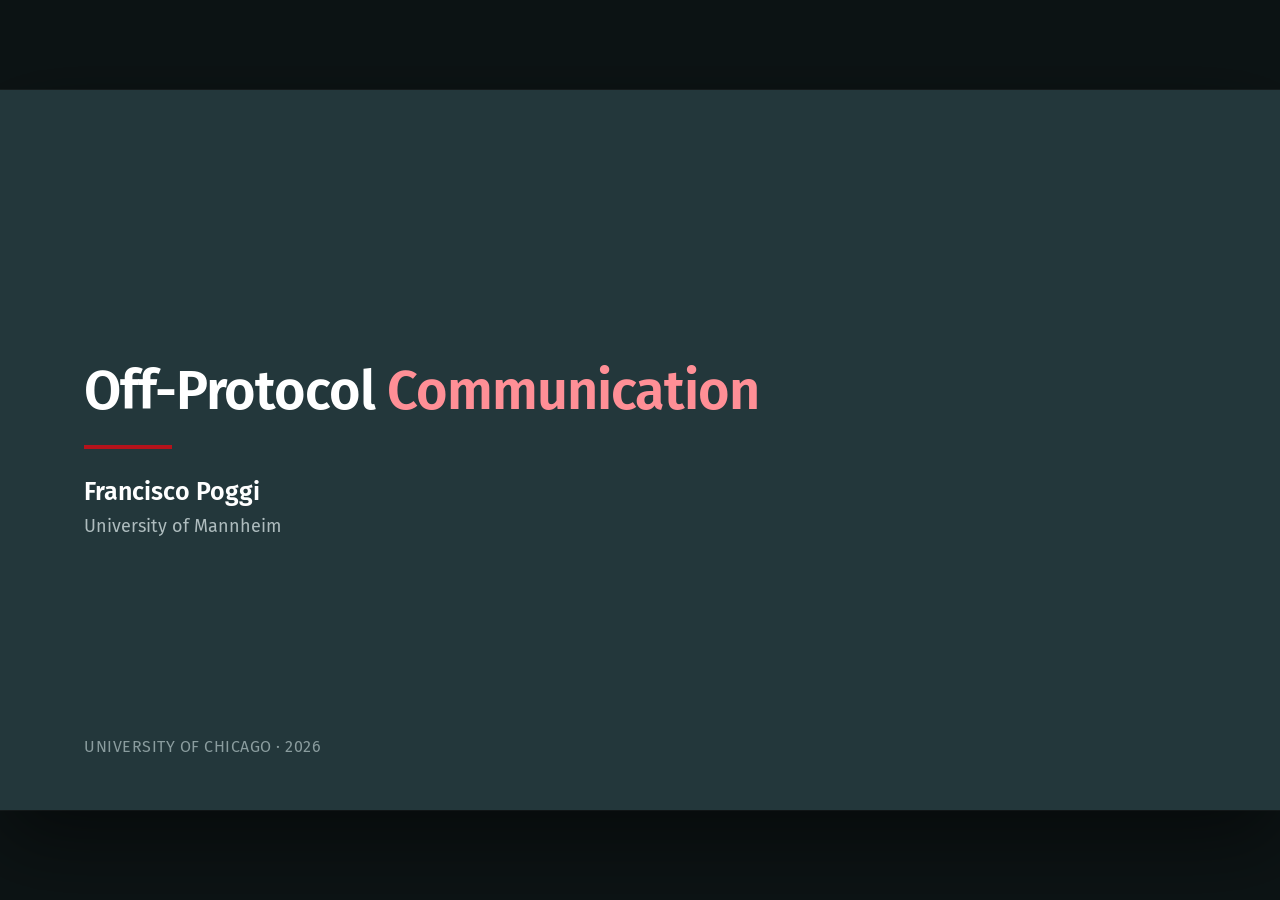
<file: simple-site/files/slides/opc-uchicago-2026-dfb898/index.html>
<!DOCTYPE html>
<html lang="en" data-theme="" data-school="vwl" data-layout="spread" data-footer="" data-minutes="90">
<head>
<meta charset="utf-8">
<meta name="robots" content="noindex, nofollow">
<meta name="viewport" content="width=device-width, initial-scale=1">
<title>Off-Protocol Communication — UChicago 2026</title>

<!--
═══════════════════════════════════════════════════════════════════════
  HTML SLIDE TEMPLATE   slides.html · style.css · deck.js · lib/ · assets/
═══════════════════════════════════════════════════════════════════════

HOW TO USE
  • Copy this folder into Research/NN_<Project>/Presentations/YYYY.MM EVENT/.
  • Edit only slides.html. Styling lives in style.css, behaviour in deck.js.
  • Works offline: KaTeX and the fonts are vendored in lib/ (no CDN).
  • Each slide is a <section class="slide"> inside #deck. The canvas is a
    fixed 1280×720 that scales to any screen, so what fits on your laptop
    fits on every projector. A slide whose content overflows is flagged
    with a red dashed outline (and a console warning) — fix it, don't scroll.

THEME   (attributes on <html> above; ?theme=mannheim etc. in the URL also work)
  data-theme=""          default: teal / red, Fira Sans
  data-theme="mannheim"  Universität Mannheim CD: UM blue, silver rule,
                         Myriad Pro (falls back to Source Sans 3)
  data-school="vwl"      Mannheim school accent: vwl bwl sowi phil wim
  data-footer="…"        text in the footer centre, e.g. "University of Mannheim"
  data-minutes="20"      talk length → clock shows remaining time (T key)
  data-size="4:3"        960×720 canvas instead of 1280×720
  Logos (Mannheim theme): assets/logo.png top-right of content slides,
  assets/logo-white.png on the title slide. See assets/README.txt to swap them.

KEYS   (press ? in the deck)
  → ↓ Space PgDn next · ← ↑ ⇧Space PgUp back · Home/End · 12⏎ jump · a2⏎ appendix 2
  Backspace return from a jump · O/Esc overview · F fullscreen · B/. black
  N notes · T clock (⇧T reset) · P print preview · M toggle Mannheim · ? help
  Click: right 72 % next, left 28 % back. Swipe on touch screens.

PDF    ⌘P / Ctrl-P opens a chooser: Slides as presented (one 16:9 page per step,
       like beamer overlays), Slides one per slide (all steps revealed), or Handout
       (4 or 6 per sheet landscape, 2 per sheet portrait; A4 or Letter, remembered). Then "Save as PDF" at 100 %, 1 page per sheet — never
       the dialog's own "pages per sheet". p / P preview the two layouts on screen;
       ?print, ?print&steps, ?print&handout=4, &paper=letter, &noappendix: same by URL.
       handout.py tiles an already exported slides PDF the same way (for Safari,
       which ignores the page size, or for other layouts).

SLIDE TYPES
  <section class="slide title-slide">            title page (dark)
  <section class="slide section-slide">          part divider (dark)
  <section class="slide">                        content slide
  <section class="slide section-slide appendix"> appendix divider — everything
                                                 after it is numbered A1, A2, …
                                                 and the progress bar ignores it
  Add class "static" to show everything at once. Add id="…" to link to a slide.

STEPS   (content inside .body reveals one step at a time)
  default         each direct child of .body is a step; a <ul>/<ol> → its <li>s
  .now            show this child immediately (e.g. a figure the bullets discuss)
  .steps          reveal this container's children one by one (e.g. .two.steps)
  .step           make any element anywhere its own step (inside .two, .block …)
  .swap           children replace each other in place (beamer \only)

COMPONENTS (every one is demonstrated below — delete what you don't need)
  <h1>                    slide title
  <h2>                    sub-heading inside a slide
  .alert                  emphasis in the accent colour (beamer \alert)
  .block                  box with dark header   (.bt header, .bb body)
  .block.accent           accent header          (key points)
  .block.def  .block.rem  gray header            (definitions, remarks)
  .block.prop .lem .thm .cor   numbered automatically: "Proposition 1 (name)"
  .block.plain            headed box without background
  .two / .three           column grids; .two.l2 / .two.r2 = 2:1 / 1:2; .mid centres
  .fig  or  <figure>      centred figure that absorbs the free height
                          (img or inline svg; .fixed = natural size)
  <table>                 booktabs style; <tr class="mid"> rule, <tr class="se"> s.e. row,
                          .hl highlighted cell/row, table.full, table.left
  .mathline               centred display-math line
  .quote  .who            serif pull quote with attribution
  .source                 "Source: …" line bottom-left (place after .body)
  .links + a.btn          bottom-right buttons:  <a class="btn" href="#id">
                          … and <a class="btn back" href="#back"> to return
  <aside class="notes">   speaker notes (N key), can contain math
  .muted .small .tiny .center .right .serif .spacer .spacer.big .fill

MATH    $inline$  $$display$$  \( \)  \[ \]  — rendered by KaTeX.
        Literal dollar signs: write \$ or wrap in <span class="nomath">.
        Macros (\E \R \1 \argmax \eps \abs{} …): edit MACROS at the top of deck.js.

FIGURES (inline SVG helper classes)   .axis .tick .grid  .cv-blue .cv-red
        .cv-green .cv-orange .cv-gray .cv-black .dash .region .dot .lblB .lblR
        Figure colours follow --blue --red … in style.css, not the theme accent.

COLOURS / SIZES   everything is a variable in :root of style.css.
═══════════════════════════════════════════════════════════════════════
-->

<link rel="stylesheet" href="lib/fonts/fonts.css">
<link rel="stylesheet" href="lib/katex/katex.min.css">
<script defer src="lib/katex/katex.min.js"></script>
<script defer src="lib/katex/auto-render.min.js"></script>
<link rel="stylesheet" href="style.css">
<style>
  /* Slide "Truthfulness and Obedience": the final step swaps every .v-half for its .v-gen twin
     (title, quack constraint, gloss). The trigger is the .step.v-gen gloss; print "one per slide"
     and handout show the final state. */
  .ic:not(:has(.step.v-gen.on)) .v-gen{display:none}
  .ic:has(.step.v-gen.on) .v-half{display:none}
  html.print:not(.steps) .ic .v-half{display:none}
  html.print:not(.steps) .ic:not(:has(.step.v-gen.on)) .v-gen{display:revert}
  /* title: both variants stacked in one cell, so the switch does not reflow the slide */
  .ic h1 .ttl{display:inline-grid;vertical-align:baseline}
  .ic h1 .ttl > span{grid-area:1/1;display:inline!important}
  .ic:not(:has(.step.v-gen.on)) h1 .ttl > .v-gen{visibility:hidden}
  .ic:has(.step.v-gen.on) h1 .ttl > .v-half{visibility:hidden}
  html.print:not(.steps) .ic h1 .ttl > .v-half{visibility:hidden}
  html.print:not(.steps) .ic:not(:has(.step.v-gen.on)) h1 .ttl > .v-gen{visibility:visible}
  /* Slide "Symmetric Mechanisms in the Unit Square": the weak-case iso-payoff lines (.isoA) give way
     to the strong case's own lines when that step (.caseB) is on. */
  .fsq:has(.caseB.on) .isoA{opacity:0!important}
  html.print:not(.steps) .fsq .isoA{opacity:0!important}
</style>
<script defer src="deck.js"></script>
</head>
<body>

<div id="deck">

<!-- ───────────────────────── TITLE ───────────────────────── -->
<section class="slide title-slide">
  <div class="t">Off-Protocol <span class="hl">Communication</span></div>
  <div class="rule"></div>
  <div class="au"><b>Francisco Poggi</b></div>
  <div class="af">University of Mannheim</div>
  <div class="ev">University of Chicago · 2026</div>
</section>

<!-- ───────────────────────── 1. MOTIVATION ───────────────────────── -->
<section class="slide" id="motivation">
  <h1>Motivation</h1>
  <div class="body">
    <ul>
      <li>Communication is sometimes organized around a <span class="alert">protocol</span>: who speaks, when, what messages are allowed.
        <ul><li>E.g., peer review, courtroom procedure, expert committees, internal reporting.</li></ul>
      </li>
      <li>Protocols shape information transmission and hence outcomes.</li>
      <li>However, participants may also communicate <span class="alert">off protocol</span>:
        <ul>
          <li>referee and editor at a conference dinner;</li>
          <li>ex parte communication with the judge;</li>
          <li>employee and supervisor in the hallway.</li>
        </ul>
      </li>
    </ul>
    <div class="block accent mt">
      <div class="bt">Questions</div>
      <div class="bb rows">
        <div>When does off-protocol communication undermine the protocol?</div>
        <div>How can protocols be designed to be robust to off-protocol communication?</div>
      </div>
    </div>
  </div>
</section>

<!-- ═════════════════════════ EXAMPLES ═════════════════════════ -->
<section class="slide section-slide">
  <div class="sn">Examples</div>
  <div class="st">Two Informal Examples</div>
  <div class="rule"></div>
  <div class="ss">To fix ideas about the kind of deviations we have in mind.</div>
</section>

<!-- ─────────────── EXAMPLE I: SETUP ─────────────── -->
<section class="slide" id="ex1">
  <h1>Example I: Assigning an Unpleasant Task</h1>
  <div class="body">
    <ul>
      <li>$n$ workers $i=1,\dots,n$.</li>
      <li>A supervisor assigns a task to one of them, or to nobody.</li>
      <li>Private cost $c_i\in\{\mathcal{l},\mathcal{h}\}$, independent, $p:=\Pr(c_i=\mathcal{h})$.</li>
      <li><b>Payoffs.</b> Each worker gets $1$ if the task is performed; the assignee $i$ also pays $c_i$.
        <ul><li>Supervisor: $1-c_i$ if performed, $0$ otherwise.</li></ul>
      </li>
      <li>$\mathcal{l}<1<\mathcal{h}$: a low-cost worker is worth assigning; a high-cost one is not.</li>
    </ul>
    <div class="block accent">
      <div class="bt">Supervisor's full-information optimum</div>
      <div class="bb">Assign the task to a low-cost worker if there is one; otherwise, assign it to nobody.</div>
    </div>
  </div>
</section>

<!-- ─────────────── EXAMPLE I: INCENTIVES + PROTOCOL ─────────────── -->
<section class="slide" id="ex1-protocol">
  <h1>Example I: Incentives and a Protocol</h1>
  <div class="body">
    <ul>
      <li>$n=1$: supervisor and worker have the <em>same</em> payoff. Nothing to design: ask him.</li>
      <li>$n\ge 2$: <span class="alert">free-riding</span>. A low-cost worker prefers that another worker performs the task.</li>
    </ul>
    <div class="block def">
      <div class="bt">A protocol</div>
      <div class="bb rows">
        <div>Workers privately volunteer for the task, or not.</div>
        <div>The task is assigned among volunteers uniformly at random.</div>
        <div>If no one volunteers, no one is assigned.</div>
      </div>
    </div>
    <ul class="mt">
      <li><b>Obedience.</b> If exactly the low-cost workers volunteer, the supervisor is happy to follow through with the protocol.</li>
      <li><b>Volunteering iff low-cost</b> is an equilibrium if $p$ is high enough:
        $$\mathcal{l}\ \le\ \frac{n\,(1-p)\,p^{\,n-1}}{1-p^{\,n}}$$
      </li>
    </ul>
  </div>
  <aside class="notes">
    With $n=1$, strictly speaking neologism-proofness selects the most informative equilibria of this cheap-talk game.
    <br><br>
    Condition: a low-cost worker who reports $L$ gets $1-\mathcal{l}\,\E[1/(k+1)]$, where $k\sim\mathrm{Bin}(n-1,1-p)$ is the number of other low reports; $\E[1/(k+1)]=\frac{1-p^n}{n(1-p)}$. Reporting $H$ gives $\Pr(k\ge1)=1-p^{n-1}$. Truthful iff $\mathcal{l}\,\frac{1-p^n}{n(1-p)}\le p^{n-1}$. For $n=2$ this is $p\ge\mathcal{l}/(2-\mathcal{l})$. The high type's constraint holds automatically since $\mathcal{h}>1\ge\frac{n(1-p)p^{n-1}}{1-p^n}$.
  </aside>
</section>

<!-- ─────────────── A SPEECH ─────────────── -->
<section class="slide" id="speech">
  <h1>A Speech</h1>
  <div class="body">
    <p>A low-cost worker <span class="alert">decides not to volunteer</span>. Then he meets the supervisor in the hallway and privately tells him:</p>
    <div class="quote">"If no one volunteers, assign the task to me."</div>
    <p>What should the supervisor make of this?</p>
    <ul>
      <li><b>The worker gains.</b> He free-rides whenever a colleague is low, and the task still gets done when nobody else is.</li>
      <li><b>A high-cost worker would never say this.</b> It would get him the task exactly when nobody else is low: $1-\mathcal{h}<0$.</li>
      <li><b>So the supervisor believes he is low cost,</b> and is happy to do as asked: when no one volunteers, this worker is the only low-cost one.</li>
    </ul>
    <p class="mt"><span class="alert">The protocol may unravel.</span> Volunteering may no longer be optimal once the worker can talk to the supervisor off protocol.</p>
  </div>
</section>

<!-- ─────────────── EXAMPLE II ─────────────── -->
<section class="slide" id="ex2">
  <h1>Example II: Experts with Career Concerns</h1>
  <div class="body">
    <ul class="tight">
      <li>A decision-maker must take an action, but does not know which action is best.</li>
      <li>Consults two advisers: one is an <b>expert</b>, the other is a <b>quack</b>.</li>
      <li>The decision-maker cannot distinguish them.</li>
      <li>The expert knows the best course of action; the quack does not.</li>
      <li>Both want the correct action taken, but also care about their <span class="alert">reputation</span>:
        <ul><li>the expert wants to be recognized as the expert;</li><li>the quack wants to pool with the expert.</li></ul>
      </li>
    </ul>
    <div class="block def">
      <div class="bt">Protocol that maximizes the quality of the action</div>
      <div class="bb">The decision-maker asks the advisers to submit a <b>joint anonymous report</b>, without any attribution.<br>
        Individual recommendations are unobserved, so career concerns do not distort truthful reporting.</div>
    </div>
    <p>But the expert can communicate off protocol:</p>
    <div class="quote tight">"I'm the expert. I deliberately sabotaged the joint report. Ignore it; here is the correct action instead…"</div>
    <p class="alert center tight">Is this credible?</p>
  </div>
</section>

<!-- ─────────────── WHAT WE DO ─────────────── -->
<section class="slide" id="what-we-do">
  <h1>What We Do</h1>
  <div class="body">
    <ul class="groups">
      <li>Study communication protocols when senders can also talk to the receiver <span class="alert">off protocol</span>.
        <ul>
          <li>A designer chooses the protocol: who communicates, what messages are allowed, how they are processed.</li>
          <li>She cannot prevent a sender from addressing the receiver directly (privately, cheaply).</li>
          <li>No commitment: the receiver cannot promise to ignore what she hears outside the protocol.</li>
        </ul>
      </li>
      <li>Propose a robustness criterion based on the credibility of <span class="alert">speeches</span>.
        <ul>
          <li>A speech makes claims about the sender's <span class="alert">type</span> and <span class="alert">behavior</span>, and recommends what the receiver should do.</li>
          <li>It is <b>credible</b> if
            <ul>
              <li>the receiver would comply when taking it at face value;</li>
              <li>complying is profitable to the sender only if the speech is true.</li>
            </ul>
          </li>
        </ul>
      </li>
    </ul>
    <div class="block accent">
      <div class="bt">Robustness criterion</div>
      <div class="bb">No credible off-protocol speech. &nbsp; Deliberately demanding: we see this as a <em>minimal</em> notion.</div>
    </div>
  </div>
</section>

<!-- ─────────────── PREVIEW OF RESULTS ─────────────── -->
<section class="slide" id="preview">
  <h1>Preview of Results</h1>
  <div class="body">
    <ul class="groups">
      <li><b>Proof of concept.</b> Speeches as a way to discipline communication mechanisms.</li>
      <li><b>Experts with career concerns.</b>
        <ul>
          <li>Characterize what direct revelation mechanisms can implement<br>
            when they must be <span class="alert">robust to off-protocol communication</span>.</li>
        </ul>
      </li>
      <li><b>General results.</b>
        <ul>
          <li>Conditions under which checking <em>simple</em> speeches suffices for robustness.</li>
          <li>Conditions under which the revelation principle holds,<br>
            and the forces that make it fail.</li>
        </ul>
      </li>
    </ul>
  </div>
</section>

<!-- ─────────────── LITERATURE ─────────────── -->
<section class="slide" id="literature">
  <h1>Some Related Literature</h1>
  <div class="body">
    <ul class="groups">
      <li><b>Credible speech and meaning.</b><br>
        <span class="small muted">Farrell (1993); Matthews, Okuno-Fujiwara &amp; Postlewaite (1991); Reny (2026)</span>
        <ul>
          <li>&rarr; Credibility of claims about private information<br>
            <em>and behavior within a protocol</em>.</li>
        </ul>
      </li>
      <li><b>Further communication and negotiation.</b><br>
        <span class="small muted">Myerson (1989); Blume &amp; Sobel (1995)</span>
        <ul>
          <li>&rarr; Design protocols that survive credible <em>unilateral</em> confessions.</li>
        </ul>
      </li>
      <li><b>Expert advice, reputation, and transparency.</b><br>
        <span class="small muted">Ottaviani &amp; S&oslash;rensen (2006); Swank &amp; Visser (2013)</span>
        <ul>
          <li>&rarr; Concealing expertise when participants can disclose it themselves<br>
            &mdash; and others can imitate them.</li>
        </ul>
      </li>
    </ul>
  </div>
</section>

<!-- ─────────────── PLAN ─────────────── -->
<section class="slide" id="plan">
  <h1>Plan for Today</h1>
  <div class="body">
    <ul class="groups">
      <li>Mostly: the <span class="alert">expert-advice application</span> (as in Example II).
        <ul style="font-size:var(--fs-body)">
          <li>Benchmark: what is incentive compatible?</li>
          <li>Robustness: which speeches are credible, and what the designer must give up: accuracy vs. concealment.</li>
        </ul>
      </li>
      <li class="mt-lg">General model: protocols, speeches, credibility.</li>
      <li class="mt-lg">General results:
        <ul style="font-size:var(--fs-body)">
          <li>Many senders: reports can be made direct; recommendations cannot.</li>
          <li>One sender: a revelation principle, equivalence with neologism-proofness.</li>
          <li>Discussion on the existence problem.</li>
        </ul>
      </li>
    </ul>
  </div>
</section>

<!-- ═════════════════════════ APPLICATION ═════════════════════════ -->
<section class="slide section-slide">
  <div class="sn">Application</div>
  <div class="st">Expert Advice with Career Concerns</div>
  <div class="rule"></div>
</section>

<!-- ─────────────── MODEL ─────────────── -->
<section class="slide" id="app-model">
  <h1>Expert Advice with Career Concerns: Model</h1>
  <div class="body">
    <ul>
      <li><b>Players:</b> two senders $i=1,2$ and one receiver.</li>
      <li>One sender is an <span class="alert">expert</span> ($E$), the other a <span class="alert">quack</span> ($Q$). Let $e\in\{1,2\}$ be the expert's identity.</li>
      <li>Roles are private; each assignment is equally likely.</li>
      <li><b>Payoff-relevant state</b> $\omega\in\{L,R\}$, uniform prior.</li>
      <li>Each sender observes a conditionally independent binary signal $s_i\in\{l,r\}$ with precision $p_E$ and $p_Q$.
        <ul><li>For exposition, $p_Q=1/2$: the quack is completely uninformed.</li></ul>
      </li>
      <li>The <b>receiver</b> chooses an action $a\in\{L,R\}$ and a promotion $\pi\in\{1,2\}$.</li>
    </ul>
    <div class="block def mt">
      <div class="bt">Payoffs</div>
      <div class="bb rows">
        <div>Everyone receives $1$ if $a=\omega$.</div>
        <div>Sender $i$ gets an additional bonus $B>0$ iff promoted ($\pi=i$).</div>
        <div>The receiver gets an additional bonus $D>0$ if the expert is promoted ($\pi=e$).</div>
      </div>
    </div>
  </div>
</section>

<!-- ─────────────── DIRECT REVELATION MECHANISMS ─────────────── -->
<section class="slide" id="app-drm">
  <h1>Direct Revelation Mechanisms</h1>
  <div class="body">
    <ul>
      <li>A <b>direct revelation mechanism</b> asks each sender to report whether they are the expert, and their signal realization.
        <ul><li>Given the uninformativeness of the quack's signal, we can simplify to $\Theta_i=\{L,R,Q\}$.</li></ul>
      </li>
      <li>It recommends an action and a promotion to the receiver, $(\hat{a},\hat{\pi})\in\{L,R\}\times\{1,2\}$.</li>
      <li>A direct revelation mechanism is thus a map from reports to a lottery over recommendations,
        $$\tau:\ \Theta_1\times\Theta_2 \;\to\; \Delta\big(\{L,R\}\times\{1,2\}\big).$$
      </li>
    </ul>
    <div class="block def">
      <div class="bt">Truthful and obedient</div>
      <div class="bb">A direct revelation mechanism is <b>truthful and obedient</b> if there is an equilibrium in which senders report truthfully and the receiver follows the recommendation.</div>
    </div>
    <p class="mt">The <b>Revelation Principle</b> (Myerson 1982) justifies the focus on direct revelation mechanisms (<em>absent speeches</em>).</p>
  </div>
</section>

<!-- ─────────────── SYMMETRIC FAMILY ─────────────── -->
<section class="slide" id="app-symmetric">
  <h1>A Symmetric Family</h1>
  <div class="body">
    <ul>
      <li>We focus on a <span class="alert">symmetric</span> family of direct revelation mechanisms:
        <ul>
          <li>both senders are treated symmetrically;</li>
          <li>both states and actions are treated symmetrically.</li>
        </ul>
      </li>
      <li>Under truthful reports, a symmetric mechanism is summarized by two numbers:<sup>&dagger;</sup>
        $$x=\Pr(\hat{a}=\omega \mid \text{truthful reports}),\qquad y=\Pr(\hat{\pi}=e \mid \text{truthful reports}).$$
      </li>
      <li>We must also define what happens after <span class="alert">inconsistent reports</span>.<sup>*</sup></li>
    </ul>
    <div class="block def">
      <div class="bt">Inconsistent reports</div>
      <div class="bb rows">
        <div>Both senders claim to be the quack: $(\hat{a},\hat{\pi})$ drawn uniformly at random.</div>
        <div>Both senders claim to be the expert:
          <ul class="tight" style="margin:4px 0 0;padding-left:26px">
            <li>reports do not coincide: $(\hat{a},\hat{\pi})$ drawn uniformly at random;</li>
            <li>reports coincide: the recommended action $\hat{a}$ matches the common report with probability $\alpha$.</li>
          </ul>
        </div>
        <div class="muted">($\alpha=1/2$: every inconsistency leads to a uniform draw.)</div>
      </div>
    </div>
  </div>
  <div class="source"><sup>&dagger;</sup>The correlation between $\hat{a}$ and $\hat{\pi}$ is not payoff relevant: payoffs depend only on the marginals, which is why $x$ and $y$ suffice.<br>
    <sup>*</sup>A similar application can be constructed with independent types. There are then no inconsistent reports, but more cases to consider.</div>
  <aside class="notes">
    Symmetry is without loss: the environment is invariant under permutations of sender identities and simultaneous exchanges of state, signal, and action labels.
  </aside>
</section>

<!-- ─────────────── TRUTHFULNESS AND OBEDIENCE ─────────────── -->
<section class="slide ic" id="app-ic">
  <h1>Truthfulness and Obedience
    <span class="ttl"><span class="muted v-half">($\alpha=1/2$)</span><span class="alert v-gen">(general $\alpha$)</span></span></h1>
  <div class="body">
    <div class="block def">
      <div class="bt">Obedience</div>
      <div class="bb">The receiver follows the recommendation iff $x\ge \tfrac12$ and $y\ge \tfrac12$.</div>
    </div>
    <div class="block def">
      <div class="bt">Expert truthfulness</div>
      <div class="bb">
        $$\underbrace{U_E \;:=\; x + y\,B}_{\text{truthful report}} \;\ge\; \max\Big\{\underbrace{\tfrac12+\tfrac{B}{2}}_{\text{claim to be the quack}},\;\; \underbrace{(1-x)+y\,B}_{\text{flip the signal}}\Big\}$$
        <span class="alert">Implied by obedience.</span>
        <span class="muted small">Claiming $Q$ makes the reports inconsistent (uniform draw).</span>
      </div>
    </div>
    <div class="block accent">
      <div class="bt">Quack truthfulness</div>
      <div class="bb">
        <div class="v-half">$$\underbrace{U_Q \;:=\; x + (1-y)\,B}_{\text{truthful report}} \;\ge\; \underbrace{\tfrac12+\tfrac{B}{2}}_{\text{claim to be the expert}}$$</div>
        <div class="v-gen">$$\underbrace{U_Q \;:=\; x + (1-y)\,B}_{\text{truthful report}} \;\ge\; \underbrace{\colorbox{#f3d9da}{$\textcolor{#b5121b}{\tilde{x}(\alpha)}$}+\tfrac{B}{2}}_{\text{claim to be the expert}}$$</div>
        <span class="alert">Not</span> implied by obedience.
        <span class="muted small v-half">Claiming to be the expert also makes the reports inconsistent (uniform draw).</span>
        <span class="small step v-gen"><span class="alert">$\tilde{x}(\alpha)$</span>: accuracy of the recommended action when the quack pretends to be the expert,
          $$\tilde{x}(\alpha)=\tfrac14+\tfrac12\big[\alpha\,p_E+(1-\alpha)(1-p_E)\big],\qquad \alpha\in[0,1].$$</span>
      </div>
    </div>
  </div>
  <aside class="notes">
    Last step switches the slide from $\alpha=1/2$ to general $\alpha$. Obedience and expert truthfulness are untouched: the expert's deviation to $Q$ yields two $Q$ claims, which is a uniform draw for every $\alpha$. Only the quack's deviation (both claim expert) is affected: $\tilde{x}(\alpha)=\tfrac12[\alpha p_E+(1-\alpha)(1-p_E)]+\tfrac14$, so $\tilde{x}(\tfrac12)=\tfrac12$ and $\tilde{x}\in[\tfrac34-\tfrac{p_E}{2},\,\tfrac14+\tfrac{p_E}{2}]$.
  </aside>
  <div class="links"><a class="btn" href="#app-ic-alpha">$\tilde{x}(\alpha)$: derivation</a></div>
</section>

<!-- ─────────────── FIGURE 1: FEASIBILITY ─────────────── -->
<section class="slide fsq" id="app-fig-feasible">
  <h1>Symmetric Mechanisms in the Unit Square <span class="muted">($\alpha=1/2$)</span></h1>
  <div class="body">
    <!-- Layout: a 2:3 grid. The figure is several overlapping SVG layers in the same grid cell (same
         viewBox, same sizing) so that bullets can sit between them in the DOM — steps reveal in
         document order: bullets 1–2 → feasibility → iso-payoff bullet → iso-payoff lines (weak B)
         → truthfulness bullet → weak case → strong case (swap; the weak-B iso lines hide then). -->
    <div class="two r2 mid steps" style="grid-template-rows:auto auto 1fr;grid-template-columns:2fr 3fr;row-gap:0;align-items:start">
      <ul style="grid-column:1;grid-row:1;margin:0">
        <li>By obedience, $x,y\ge\tfrac12$: an obedient, symmetric mechanism is a point
          $$(2x-1,\;2y-1)\in[0,1]^2.$$
          <ul>
            <li>horizontal: decision accuracy;</li>
            <li>vertical: how often the expert is promoted.</li>
          </ul>
        </li>
        <li><b>Feasibility.</b> The decision cannot be more accurate than the expert's signal: $x\le p_E$.</li>
      </ul>

      <!-- layer 1: unit square, feasibility (step), axes -->
      <figure class="fig now" style="grid-column:2;grid-row:1 / span 3">
        <svg viewBox="0 0 580 460" style="width:100%;max-width:700px">
          <rect class="grid" x="100" y="40" width="360" height="360"/>
          <g class="step">
            <rect class="region" x="100" y="40" width="216" height="360"/>
            <path class="cv-red" d="M316 400 V40"/>
            <text class="it lblR" x="324" y="62">x = p<tspan class="sub">E</tspan></text>
            <text class="lblB txt" x="208" y="346" text-anchor="middle">feasible</text>
            <text class="it" x="316" y="426" text-anchor="middle">2p<tspan class="sub">E</tspan> − 1</text>
          </g>
          <path class="axis" d="M100 40 V400 H460"/>
          <line class="tick" x1="460" y1="400" x2="460" y2="408"/>
          <line class="tick" x1="92"  y1="40"  x2="100" y2="40"/>
          <text x="100" y="426" text-anchor="middle">0</text>
          <text x="460" y="426" text-anchor="middle">1</text>
          <text x="82"  y="46"  text-anchor="end">1</text>
          <text class="it" x="474" y="406">2x − 1</text>
          <text class="it" x="100" y="24" text-anchor="middle">2y − 1</text>
        </svg>
      </figure>

      <ul style="grid-column:1;grid-row:2;align-self:start;margin:-9px 0 0">
        <li><b>Quack's iso-payoff lines.</b>
          $$U_Q = x+(1-y)\,B$$
          Slope $1/B$; $U_Q$ rises to the south-east.</li>
      </ul>

      <!-- layer 2: iso-payoff lines for the weak case (B = 0.4); hidden once the strong case is shown -->
      <figure class="fig now" style="grid-column:2;grid-row:1 / span 3;pointer-events:none">
        <svg viewBox="0 0 580 460" style="width:100%;max-width:700px">
          <g class="step isoA">
            <path class="dash" d="M100 220 L172 40"/>
            <path class="dash" d="M100 400 L244 40"/>
            <path class="dash" d="M172 400 L316 40"/>
            <path class="dash" d="M244 400 L388 40"/>
            <path class="dash" d="M316 400 L460 40"/>
            <path class="dash" d="M388 400 L460 220"/>
            <path class="cv-gray" style="stroke-dasharray:none" d="M372 318 L412 334"/><polygon fill="var(--gray)" points="420,337 410,339 414,329"/>
            <text class="it lblG" x="350" y="318">U<tspan class="sub">Q</tspan></text>
          </g>
        </svg>
      </figure>

      <ul style="grid-column:1;grid-row:3;align-self:start;margin:-9px 0 0">
        <li><b>Quack truthfulness.</b> $U_Q\ge\tfrac12+\tfrac B2$, its value at the origin: the region below the line through the origin.</li>
      </ul>

      <!-- layer 3: the two cases, shown in place of each other
           (drawn with p_E = 0.8, i.e. 2p_E − 1 = 0.6; weak case B = 0.4, strong case B = 0.9) -->
      <figure class="fig now" style="grid-column:2;grid-row:1 / span 3;pointer-events:none">
        <svg viewBox="0 0 580 460" style="width:100%;max-width:700px">
          <g class="swap">
            <g class="step">
              <polygon class="region red" points="100,400 100,40 244,40"/>
              <path class="cv-blue" d="M100 400 L244 40"/>
              <text class="it lblB" x="244" y="30" text-anchor="middle">U<tspan class="sub">Q</tspan> = ½ + B/2</text>
              <text class="lblR txt" x="112" y="76">quack lies</text>
              <circle class="dot blue" cx="316" cy="40" r="5"/>
              <text class="txt" x="400" y="100" text-anchor="middle" style="font-weight:600">weak career concerns</text>
              <text class="it" x="400" y="124" text-anchor="middle">B ≤ 2p<tspan class="sub">E</tspan> − 1</text>
              <text x="400" y="146" text-anchor="middle" class="lblG txt">corner is truthful</text>
            </g>
            <g class="step caseB">
              <path class="dash" d="M100 80 L136 40"/>
              <path class="dash" d="M100 160 L208 40"/>
              <path class="dash" d="M100 240 L280 40"/>
              <path class="dash" d="M100 320 L352 40"/>
              <path class="dash" d="M172 400 L460 80"/>
              <path class="dash" d="M244 400 L460 160"/>
              <path class="dash" d="M316 400 L460 240"/>
              <path class="dash" d="M388 400 L460 320"/>
              <path class="cv-gray" style="stroke-dasharray:none" d="M372 318 L404 347"/><polygon fill="var(--gray)" points="411,353 401,350 407,343"/>
              <text class="it lblG" x="350" y="318">U<tspan class="sub">Q</tspan></text>
              <polygon class="region red" points="100,400 100,40 316,40 316,160"/>
              <path class="cv-blue" d="M100 400 L424 40"/>
              <text class="it lblB" x="568" y="64" text-anchor="end">U<tspan class="sub">Q</tspan> = ½ + B/2</text>
              <text class="lblR txt" x="140" y="76">quack lies</text>
              <circle class="dot open" cx="316" cy="40" r="5"/>
              <circle class="dot blue" cx="316" cy="160" r="5"/>
              <text class="txt" x="400" y="250" text-anchor="middle" style="font-weight:600">strong career concerns</text>
              <text class="it" x="400" y="274" text-anchor="middle">B &gt; 2p<tspan class="sub">E</tspan> − 1</text>
              <text x="400" y="296" text-anchor="middle" class="lblG txt">corner is not truthful</text>
            </g>
          </g>
        </svg>
      </figure>
    </div>
  </div>
  <div class="links"><a class="btn" href="#app-fig-alpha">General $\alpha$</a></div>
</section>

<!-- ─────────────── DESIGNER OBJECTIVES ─────────────── -->
<section class="slide" id="app-designer">
  <h1>Designer Objectives</h1>
  <div class="body">
    <p>So far we have only looked at what can be implemented. Let us give the designer an objective.</p>
    <ul>
      <li>The designer gets $1$ if $a=\omega$, plus $b$ if the expert is promoted.<sup>*</sup></li>
      <li>Expected payoff under truthful reports: $\;x + b\,y$.</li>
      <li class="muted">$b>0$: wants the expert promoted. &nbsp; $b<0$: wants the expert not promoted.</li>
    </ul>
    <div class="two steps">
      <div class="block">
        <div class="bt">Weak career concerns: $B < 2p_E-1$</div>
        <div class="bb">
          The designer attains his <span class="alert">maximum payoff</span>: truthfulness does not bind.
          <ul>
            <li><b>Full credit</b> if $b>0$: $\;y=1$.</li>
            <li><b>No credit</b> if $b<0$: $\;y=\tfrac12$.</li>
          </ul>
        </div>
      </div>
      <div class="block accent" style="margin-top:0">
        <div class="bt">Strong career concerns: $B > 2p_E-1$</div>
        <div class="bb">
          Quack truthfulness binds when the designer wants to promote the expert.
          <ul>
            <li><b>Maximum credit</b> if $b>0$: $\;y<1$.</li>
            <li><b>No credit</b> if $b<0$: $\;y=\tfrac12$.</li>
          </ul>
        </div>
      </div>
    </div>
    <p class="center mt-lg">In every case the decision is as accurate as it can be: $x=p_E$.</p>
  </div>
  <div class="source"><sup>*</sup>The designer's and the receiver's objectives may differ: the receiver gets $D>0$ from promoting the expert, the designer gets $b$, of either sign.</div>
</section>

<!-- ═════════════════════════ OFF-PROTOCOL COMMUNICATION ═════════════════════════ -->
<section class="slide section-slide">
  <div class="sn">Robustness</div>
  <div class="st">Off-Protocol Communication</div>
  <div class="rule"></div>
</section>

<!-- ─────────────── TIMING ─────────────── -->
<section class="slide" id="opc-timing">
  <h1>Off-Protocol Communication</h1>
  <div class="body">
    <p class="muted">Timing (informal):</p>
    <ol>
      <li>Senders observe their types.</li>
      <li>Senders and receiver participate in the mechanism.</li>
      <li>Senders communicate with the receiver <span class="alert">off protocol</span>.</li>
      <li>Receiver takes an action.</li>
    </ol>
    <div class="block accent">
      <div class="bt">Approach</div>
      <div class="bb">We do not want to fix any particular form of off-protocol communication. Instead, we look at <b>speeches</b>.</div>
    </div>
  </div>
</section>

<!-- ─────────────── TWO TYPES OF SPEECHES ─────────────── -->
<section class="slide" id="opc-types">
  <h1>Two Types of Speeches</h1>
  <div class="body">
    <div class="block def">
      <div class="bt">"Simple" speeches: about private information only</div>
      <div class="bb">
        <div class="quote">"I'm the expert. Promote me."</div>
        <div class="quote">"I'm the expert, my signal was $s$. Play $s$ and promote me."</div>
      </div>
    </div>
    <div class="block def">
      <div class="bt">"Complex" speeches, or <span class="alert">confessions</span>: about private information <em>and</em> behavior</div>
      <div class="bb">
        <div class="quote">"I'm the expert, and I lied in my report. Flip the recommended action; and since a quack would not benefit from asking you this, promote me."</div>
      </div>
    </div>
  </div>
</section>

<!-- ─────────────── SPEECHES FORMALLY + CREDIBILITY ─────────────── -->
<section class="slide" id="opc-formal">
  <h1>Speeches and Credibility</h1>
  <div class="body">
    <p>A <b>speech</b> by a sender consists of:</p>
    <ul>
      <li>a <b>claim about her type</b>: a set $S$ of types ("I am one of these");</li>
      <li>for complex speeches, a <b>claim about her report</b>: how she played in the protocol;</li>
      <li>a <b>recommendation</b>: what the receiver should do, as a function of what the protocol tells him.</li>
    </ul>
    <div class="block def">
      <div class="bt">Credibility</div>
      <div class="bb rows">
        <div><b>Receiver:</b> taking the speech at face value, he is willing to follow the recommendation.</div>
        <div><b>Sender:</b> the types who gain from the recommendation being followed are <em>exactly</em> the claimed ones.</div>
        <div><b>Behavior</b> (complex speeches): the claimed report is optimal given that the recommendation is followed.</div>
      </div>
    </div>
    <div class="block accent">
      <div class="bt">Robustness</div>
      <div class="bb">A mechanism is <b>robust to off-protocol communication</b> iff there is no credible speech.</div>
    </div>
  </div>
  <div class="links"><a class="btn" href="#app-def">Formal definition</a> <a class="btn" href="#app-beliefs">Belief convention</a></div>
</section>

<!-- ─────────────── SIMPLE SPEECH DEVIATION ─────────────── -->
<section class="slide" id="opc-simple">
  <h1>Simple Speech</h1>
  <div class="body">
    <div class="quote">"I'm the expert, got signal $L$. Play $L$ and promote me."</div>
    <div class="two steps">
      <div class="block plain">
        <div class="bt">The expert strictly gains iff</div>
        <div class="bb">$$U_E \;:=\; x + y\,B \;<\; p_E + B$$ <span class="small muted">i.e. iff $(x,y)\neq(p_E,1)$: at full credit he has nothing to gain.</span></div>
      </div>
      <div class="block plain" style="margin-top:0">
        <div class="bt">The quack strictly gains iff</div>
        <div class="bb">$$U_Q \;<\; \tfrac12 + B$$ <span class="small muted">An indifferent quack does <em>not</em> block the speech.</span></div>
      </div>
    </div>
    <div class="block accent mt">
      <div class="bt">Credible iff the expert strictly gains and the quack does not</div>
      <div class="bb">Robustness requires $\;U_Q < \tfrac12 + B$, unless $(x,y)=(p_E,1)$.</div>
    </div>
    <p class="small muted">Self-selection also requires that the expert with signal $R$ does not strictly gain, $U_E \ge (1-p_E)+B$.<br>This never binds: if he strictly gains, so does the quack.</p>
  </div>
</section>

<!-- ─────────────── COMPLEX SPEECH DEVIATION ─────────────── -->
<section class="slide" id="opc-complex">
  <h1>Complex Speech: the Expert's Confession</h1>
  <div class="body">
    <div class="quote">"I'm the expert and was not truthful. Do not follow the action recommendation, and promote me."</div>
    <div class="two steps">
      <div class="block plain">
        <div class="bt">The expert strictly gains iff</div>
        <div class="bb">$$U_E \;<\; x + B$$ <span class="small muted">i.e. iff $y<1$.</span></div>
      </div>
      <div class="block plain" style="margin-top:0">
        <div class="bt">The quack strictly gains iff</div>
        <div class="bb">$$U_Q \;<\; \max\big\{\,1-x,\;1-\tilde{x}(\alpha)\big\} + B$$ <span class="small muted">He picks his report: claim the quack role ($1-x$) or the expert role ($1-\tilde{x}(\alpha)$).</span></div>
      </div>
    </div>
    <div class="block accent mt">
      <div class="bt">Robustness requires</div>
      <div class="bb">$$U_Q \;<\; \max\big\{\,1-x,\;1-\tilde{x}(\alpha)\big\} + B\qquad\text{unless } y=1.$$</div>
    </div>
  </div>
</section>

<!-- ─────────────── QUACK'S COMPLEX SPEECH + BINDING CONSTRAINTS ─────────────── -->
<section class="slide" id="opc-quack">
  <h1>The Quack's Confession and Binding Constraints</h1>
  <div class="body">
    <div class="quote">"I'm the quack and I claimed to be the expert. Thus, flip the action and don't promote me."</div>
    <ul>
      <li>Strictly profitable iff $\;U_Q < 1-\tilde{x}(\alpha)$.</li>
      <li>Not binding for $\tilde{x}(\alpha)=\tfrac12$: it reads $U_Q<\tfrac12$, while quack truthfulness already gives $U_Q\ge\tfrac12+\tfrac B2$.</li>
    </ul>
    <div class="block accent">
      <div class="bt">Binding constraints for $\tilde{x}(\alpha)=\tfrac12$, away from full credit $(x,y)\neq(p_E,1)$</div>
      <div class="bb">Incentive compatibility and robustness amount to
        $$U_Q \;\in\; \Big[\tfrac12+\tfrac{B}{2}\,,\;\tfrac12+B\Big).$$
      </div>
    </div>
    <p class="small muted">Full credit $(x,y)=(p_E,1)$: the expert cannot strictly gain from either speech. Treated separately.</p>
  </div>
</section>

<!-- ─────────────── FIGURE 2: IC + ROBUSTNESS (simple speech), two cases swapped ───────────────
     Same drawing conventions as slide 16: p_E = 0.8; case A uses B = 0.4, case B uses B = 0.9.
     Robustness U_Q ≤ ½ + B  ⇔  2y−1 ≥ (2x−1)/B − 1: slope 1/B through (B, 0); points BELOW it fail. -->
<section class="slide" id="opc-fig-simple">
  <h1>Robustness to the Simple Speech <span class="muted">($\alpha=1/2$)</span></h1>
  <div class="body">
    <div class="two r2 mid steps">
      <ul>
        <li><b style="color:var(--blue)">Quack truthfulness:</b> <span style="color:var(--blue)">$U_Q\ \ge\ \tfrac12+\tfrac B2$.</span></li>
        <li><b style="color:var(--orange)">Robustness:</b> <span style="color:var(--orange)">$U_Q\ <\ \tfrac12+B$</span> <span class="small muted">(boundary excluded: dashed).</span></li>
        <li>Mechanisms with accurate decisions and little credit for the expert invite <em>"I'm the expert, promote me."</em></li>
      </ul>
      <figure class="fig now">
        <svg viewBox="0 0 580 460" style="width:100%;max-width:700px">
          <rect class="grid" x="100" y="40" width="360" height="360"/>
          <rect class="region" x="100" y="40" width="216" height="360"/>
          <path class="cv-red" d="M316 400 V40"/>
          <text class="it lblR" x="324" y="380">x = p<tspan class="sub">E</tspan></text>
          <text class="lblB txt" x="208" y="346" text-anchor="middle">feasible</text>
          <text class="it" x="316" y="426" text-anchor="middle">2p<tspan class="sub">E</tspan> − 1</text>
          <g class="swap">
            <!-- case A: B = 0.4 -->
            <g class="step">
              <polygon class="region red" points="100,400 100,40 244,40"/>
              <path class="cv-blue" d="M100 400 L244 40"/>
              <text class="it lblB" x="244" y="30" text-anchor="middle">U<tspan class="sub">Q</tspan> ≥ ½ + B/2</text>
              <text class="lblR txt" x="112" y="76">quack lies</text>
              <polygon class="region" style="fill:var(--orange);opacity:.22" points="244,400 316,400 316,220"/>
              <path class="cv-orange" style="stroke-dasharray:7 5" d="M244 400 L388 40"/>
              <text class="it" style="fill:var(--orange)" x="388" y="30" text-anchor="middle">U<tspan class="sub">Q</tspan> &lt; ½ + B</text>
              <text class="it" x="244" y="426" text-anchor="middle">B</text>
              <circle class="dot blue" cx="316" cy="40" r="5"/>
              <circle class="dot open" cx="316" cy="400" r="5"/>
              <text class="txt" x="400" y="278" text-anchor="middle" style="font-weight:600">weak career concerns</text>
              <text class="it" x="400" y="302" text-anchor="middle">B &lt; 2p<tspan class="sub">E</tspan> − 1</text>
              <text x="400" y="324" text-anchor="middle" class="lblG txt">no credit is not robust</text>
            </g>
            <!-- case B: B = 0.9 -->
            <g class="step">
              <polygon class="region red" points="100,400 100,40 316,40 316,160"/>
              <path class="cv-blue" d="M100 400 L424 40"/>
              <text class="it lblB" x="568" y="64" text-anchor="end">U<tspan class="sub">Q</tspan> ≥ ½ + B/2</text>
              <text class="lblR txt" x="140" y="76">quack lies</text>
              <path class="cv-orange" style="stroke-dasharray:7 5" d="M424 400 L460 360"/>
              <text class="it" style="fill:var(--orange)" x="418" y="352" text-anchor="end">U<tspan class="sub">Q</tspan> &lt; ½ + B</text>
              <text class="it" x="424" y="426" text-anchor="middle">B</text>
              <circle class="dot open" cx="316" cy="40" r="5"/>
              <circle class="dot blue" cx="316" cy="160" r="5"/>
              <text class="txt" x="400" y="228" text-anchor="middle" style="font-weight:600">strong career concerns</text>
              <text class="it" x="400" y="252" text-anchor="middle">B &gt; 2p<tspan class="sub">E</tspan> − 1</text>
              <text x="400" y="274" text-anchor="middle" class="lblG txt">robustness is slack</text>
            </g>
          </g>
          <path class="axis" d="M100 40 V400 H460"/>
          <line class="tick" x1="460" y1="400" x2="460" y2="408"/>
          <line class="tick" x1="92"  y1="40"  x2="100" y2="40"/>
          <text x="100" y="426" text-anchor="middle">0</text>
          <text x="460" y="426" text-anchor="middle">1</text>
          <text x="82"  y="46"  text-anchor="end">1</text>
          <text class="it" x="474" y="406">2x − 1</text>
          <text class="it" x="100" y="24" text-anchor="middle">2y − 1</text>
        </svg>
      </figure>
    </div>
  </div>
</section>

<!-- ─────────────── INTUITION ─────────────── -->
<section class="slide" id="opc-intuition">
  <h1>Intuition</h1>
  <div class="body">
    <p>$\tilde{x}(\alpha)$ plays a <span class="alert">dual role</span>:</p>
    <ul>
      <li>punish <b>on-protocol</b> deviations by the quack;</li>
      <li>make <b>off-protocol</b> deviations by the quack more attractive, rendering the expert's deviation non-credible.</li>
    </ul>
    <p>Both effects push $\tilde{x}(\alpha)$ <span class="alert">down</span>.</p>
    <div class="block def">
      <div class="bt">Binding constraints</div>
      <div class="bb">Obedience, and two constraints on the quack's payoff.</div>
    </div>
    <div class="block accent">
      <div class="bt">Two ways to lower the quack's payoff $\;U_Q = x + (1-y)\,B$</div>
      <div class="bb rows">
        <div><b>Promote him less often</b> (higher $y$): give the quack less credit.</div>
        <div><b>Decide less accurately</b> (lower $x$): reduce the precision of the action.</div>
      </div>
    </div>
  </div>
</section>

<!-- ─────────────── DESIGNER PAYOFFS UNDER ROBUSTNESS (weak career concerns) ───────────────
     Figure: case A of slide 25 (p_E = 0.8, B = 0.4) with the three optimal points marked.
     ȳ solves U_Q = ½ + B at x = p_E  →  y̲ = (2p_E − 1)/(2B);   p̲ solves it at y = ½  →  p̲ = (1 + B)/2. -->
<section class="slide" id="opc-designer">
  <h1>Designer Payoffs under Robustness</h1>
  <div class="body">
    <div class="two mid steps">
      <div>
        <p>The designer maximizes $\;x + b\,y\;$ subject to robustness.</p>
        <div class="block accent">
          <div class="bt">Intermediate career concerns: $\;p_E-\tfrac12 < B < 2p_E-1$</div>
          <div class="bb">
            <ul>
              <li>$b>0$: <b>full credit</b>, $\;(x,y)=(p_E,\,1)$.</li>
              <li>$b\in(-B,0)$: <b>minimum credit</b>, $\;(x,y)\to(p_E,\,\underline{y})$, $\;\underline{y}=\tfrac{p_E-1/2}{B}$.</li>
              <li>$b<-B$: <b>no credit and garble</b>, $\;(x,y)\to(\underline{p},\,\tfrac12)$, $\;\underline{p}=\tfrac{1+B}{2}$.</li>
            </ul>
          </div>
        </div>
        <p class="small muted">$\underline{y}$ and $\underline{p}$ solve $U_Q=\tfrac12+B$ on the edges $x=p_E$ and $y=\tfrac12$. The frontier itself is excluded: these payoffs are suprema, approached from inside.</p>
      </div>
      <figure class="fig now">
        <svg class="big" viewBox="0 0 580 500" style="width:100%;max-width:640px">
          <rect class="grid" x="100" y="40" width="360" height="360"/>
          <rect class="region" x="100" y="40" width="216" height="360"/>
          <path class="cv-red" d="M316 400 V40"/>
          <text class="it lblR" x="324" y="380">x = p<tspan class="sub">E</tspan></text>
          <text class="it" x="316" y="426" text-anchor="middle">2p<tspan class="sub">E</tspan> − 1</text>
          <polygon class="region red" points="100,400 100,40 244,40"/>
          <path class="cv-blue" d="M100 400 L244 40"/>
          <polygon class="region" style="fill:var(--orange);opacity:.22" points="244,400 316,400 316,220"/>
          <path class="cv-orange" style="stroke-dasharray:7 5" d="M244 400 L388 40"/>
          <text class="it" x="240" y="426" text-anchor="end">2p̲ − 1</text>
          <text class="it" x="400" y="300" text-anchor="middle">B &lt; 2p<tspan class="sub">E</tspan> − 1</text>
          <text class="txt small" x="400" y="340" text-anchor="middle" style="fill:var(--muted)">○ supremum, not attained</text>
          <g class="step">
            <circle class="dot" cx="316" cy="40" r="6"/>
            <text class="it" x="326" y="48">b &gt; 0:</text>
            <text class="txt" x="326" y="72">full credit</text>
          </g>
          <g class="step">
            <circle class="dot open" cx="316" cy="220" r="6"/>
            <text class="it" x="326" y="206">b ∈ (−B, 0):</text>
            <text class="txt" x="326" y="230">minimum credit</text>
            <text class="it" x="82" y="224" text-anchor="end">2y̲ − 1</text>
            <line class="dash" x1="100" y1="220" x2="316" y2="220"/>
          </g>
          <g class="step">
            <circle class="dot open" cx="244" cy="400" r="6"/>
            <text class="it" x="244" y="458" text-anchor="middle">b &lt; −B:</text>
            <text class="txt" x="244" y="484" text-anchor="middle">no credit, garble</text>
          </g>
          <path class="axis" d="M100 40 V400 H460"/>
          <line class="tick" x1="460" y1="400" x2="460" y2="408"/>
          <line class="tick" x1="92"  y1="40"  x2="100" y2="40"/>
          <text x="100" y="426" text-anchor="middle">0</text>
          <text x="460" y="426" text-anchor="middle">1</text>
          <text x="82"  y="46"  text-anchor="end">1</text>
          <text class="it" x="474" y="406">2x − 1</text>
          <text class="it" x="100" y="24" text-anchor="middle">2y − 1</text>
        </svg>
      </figure>
    </div>
  </div>
</section>

<!-- ─────────────── TRANSITION QUESTIONS ─────────────── -->
<section class="slide" id="transition">
  <h1>General Questions Raised by the Application</h1>
  <div class="body">
    <ul class="groups">
      <li>In the application there was no welfare loss in setting $\alpha$ small: it only affected outcomes off path.
        <ul>
          <li>A modification with two possible experts remains tractable.</li>
          <li>There, reducing $\tilde{x}(\alpha)$ is costly: the designer faces a new trade-off.</li>
        </ul>
      </li>
      <li>Given low $\alpha$, the confessions were not binding.
        <ul>
          <li>In general, under what conditions is it enough to check <em>simple</em> speeches?</li>
        </ul>
      </li>
      <li>We used direct revelation mechanisms.
        <ul>
          <li>These are without loss if we do not care about speeches.</li>
          <li>Can anything implementable with a general mechanism robust to off-protocol communication also be implemented with a <em>robust direct</em> mechanism?</li>
        </ul>
      </li>
    </ul>
  </div>
</section>

<!-- ═════════════════════════ GENERAL MODEL ═════════════════════════ -->
<section class="slide section-slide">
  <div class="sn">Part II</div>
  <div class="st">General Model</div>
  <div class="rule"></div>
</section>

<!-- ─────────────── SETUP ─────────────── -->
<section class="slide" id="gm-setup">
  <h1>Setup</h1>
  <div class="body">
    <ul>
      <li>A receiver, $i=0$, and $n$ senders $i=1,\dots,n$.</li>
      <li>Sender $i$ has a type $\theta_i\in\Theta_i$; common prior $\mu\in\Delta(\Theta)$. The receiver has no private information.</li>
      <li>The receiver chooses $a\in A$. All sets are finite.</li>
    </ul>
    <div class="block def mt">
      <div class="bt">Payoffs and timing</div>
      <div class="bb rows">
        <div><b>Payoffs:</b> $u_i(a,\theta)$ for $i=0,\dots,n$.</div>
        <div><b>Timing:</b> types realize $\to$ communication $\to$ receiver acts.</div>
      </div>
    </div>
    <p class="muted mt">Application: $\Theta_i=\{L,R,Q\}$, $A=\{L,R\}\times\{1,2\}$.</p>
  </div>
</section>

<!-- ─────────────── PROTOCOLS ─────────────── -->
<section class="slide" id="gm-protocols">
  <h1>Protocols</h1>
  <div class="body">
    <div class="block def">
      <div class="bt">Protocol</div>
      <div class="bb">A tuple $\big(\{M_i\}_{i\ge 1},\,M_0,\,\tau\big)$.</div>
    </div>
    <ol>
      <li>Senders simultaneously report $m_i\in M_i$ to a black box.</li>
      <li>The receiver sees $m_0$, drawn according to $\tau:\prod_i M_i\to\Delta(M_0)$.</li>
      <li>The receiver acts.</li>
    </ol>
    <div class="block plain mt">
      <div class="bt">Includes</div>
      <div class="bb rows">
        <div><b>Direct mechanisms:</b> $M_i=\Theta_i$, $M_0=A$.</div>
        <div><b>Transparent protocols:</b> $M_0=\prod_i M_i$, $\tau$ the identity.</div>
      </div>
    </div>
  </div>
</section>

<!-- ─────────────── EQUILIBRIUM + REVELATION PRINCIPLE ─────────────── -->
<section class="slide" id="gm-eq">
  <h1>Equilibrium and the Revelation Principle</h1>
  <div class="body">
    <p>Strategies:</p>
    <div class="mathline">$$\sigma_i:\Theta_i\to\Delta(M_i), \qquad \sigma_0:M_0\to\Delta(A).$$</div>
    <p>An <b>equilibrium</b> is a BNE. It induces an <b>outcome</b>: a distribution on $\Theta\times A$.</p>
    <div class="block def mt">
      <div class="bt">Revelation principle (Myerson 1982, Forges 1986)</div>
      <div class="bb">Absent off-protocol speech, every equilibrium outcome of every protocol is the truthful–obedient outcome of some incentive-compatible direct protocol.</div>
    </div>
    <ul>
      <li>Fix a protocol and an equilibrium with outcome $\eta\in\Delta(\Theta\times A)$ and conditionals $\hat{\tau}:\Theta\to\Delta(A)$. The direct mechanism $\hat{\tau}$ is truthful and obedient.</li>
      <li>So if we only care about implementable outcomes, it is without loss to focus on truthful and obedient direct mechanisms.</li>
    </ul>
  </div>
</section>

<!-- ─────────────── OFF-PROTOCOL COMMUNICATION, GENERAL ─────────────── -->
<section class="slide" id="gm-opc">
  <h1>Off-Protocol Communication</h1>
  <div class="body">
    <p>Fix a protocol and an equilibrium $(\sigma,\sigma_0)$; let $U_i^*(\theta_i)$ be sender $i$'s interim payoff. After the protocol delivers $m_0$, a sender may address the receiver privately.</p>
    <div class="block def">
      <div class="bt">Confession by sender $i$: $(S,\hat{\sigma},\hat{\tau})$</div>
      <div class="bb rows">
        <div>$\emptyset\neq S\subseteq\Theta_i$: the claimed types.</div>
        <div>$\hat{\sigma}:S\to\Delta(M_i)$: the claimed reporting strategy.</div>
        <div>$\hat{\tau}:M_0\to\Delta(A)$: the proposed adjustment.</div>
        <div class="muted">"I am in $S$, I reported according to $\hat{\sigma}$, now do $\hat{\tau}$."</div>
      </div>
    </div>
  </div>
  <div class="links"><a class="btn" href="#app-speeches">The speeches we have seen</a></div>
</section>

<!-- ─────────────── CREDIBLE SPEECHES ─────────────── -->
<section class="slide" id="gm-credible">
  <h1>Credible Speeches</h1>
  <div class="body">
    <p class="now">Let $V_i(\theta_i;\hat{\tau}):=\max_{m_i\in M_i}U_i\big((\theta_i,m_i),\hat{\tau}\big)$: the best type $\theta_i$ can do by <em>choosing its report</em> with the adjustment in place.</p>
    <div class="block def">
      <div class="bt">A confession $(S,\hat{\sigma},\hat{\tau})$ is credible if</div>
      <div class="bb">
        <ol>
          <li><b>Honest play.</b> $\operatorname{supp}\hat{\sigma}(\theta_i)\subseteq\arg\max_{m_i}U_i\big((\theta_i,m_i),\hat{\tau}\big)$ for every $\theta_i\in S$.</li>
          <li><b>Self-selection.</b> $V_i(\theta_i;\hat{\tau})>U_i^*(\theta_i)\iff\theta_i\in S$. <span class="muted">Outsiders are tested at their best report, not at equilibrium play.</span></li>
          <li><b>Receiver optimality.</b> At every consistent $m_0$, $\hat{\tau}(m_0)$ is optimal for the receiver taking the claim $(S,\hat{\sigma})$ at face value.</li>
          <li><b>Reversion.</b> At every inconsistent $m_0$, the speech is ignored: $\hat{\tau}(m_0)=\sigma_0(m_0)$.</li>
        </ol>
      </div>
    </div>
    <div class="block accent">
      <div class="bt">Robustness</div>
      <div class="bb">An equilibrium is <b>confession-proof</b> if it admits no credible confession.</div>
    </div>
  </div>
</section>

<!-- ═════════════════════════ RESULTS ═════════════════════════ -->
<section class="slide section-slide">
  <div class="sn">Part III</div>
  <div class="st">Results</div>
  <div class="rule"></div>
</section>

<!-- ─────────────── REVELATION PRINCIPLE, SENDER SIDE ─────────────── -->
<section class="slide" id="res-sender">
  <h1>Revelation Principle, Sender Side</h1>
  <div class="body">
    <div class="block def">
      <div class="bt">Sender-direct</div>
      <div class="bb">A protocol is <b>sender-direct</b> if $M_i=\Theta_i$ for every sender $i$.</div>
    </div>
    <div class="block rem mt">
      <div class="bt">Remark 1</div>
      <div class="bb">Let $(\sigma,\sigma_0)$ be an equilibrium of a protocol in which every sender's strategy is <b>pure and onto</b>, and let $\tau':=\tau\circ\sigma$ be the sender-direct protocol with the same $M_0$. Then truthful reporting with $\sigma_0$ is an equilibrium of $\tau'$ inducing the same outcome, and it is confession-proof iff $(\sigma,\sigma_0)$ is.</div>
    </div>
    <ul class="mt">
      <li><b>Pure:</b> each type sends one message. <b>Onto:</b> every message is sent by some type. Pooling is allowed.</li>
      <li>Truthful reporting in any direct mechanism qualifies. Next: the hypothesis has bite.</li>
    </ul>
  </div>
</section>

<!-- ─────────────── IDLE MESSAGES SHELTER THE EQUILIBRIUM ─────────────── -->
<section class="slide" id="res-sender-mimicking">
  <h1>Richer Sender Messages Can Undermine Credibility</h1>
  <div class="body">
    <div class="now">
      <p style="margin:0 0 6px">Independent, uniform types $a,b$ and $L,R$. Sender 2 is indifferent and reports truthfully. Sender 1 has messages $x,y$.</p>
      <div class="two" style="grid-template-columns:1.2fr 1fr;gap:44px;align-items:start">
        <div>
          <p class="small" style="margin:0"><b>Payoffs $(u_0,u_1)$</b></p>
          <table class="full" style="margin:4px 0 0;font-size:var(--fs-small)">
            <thead><tr><th>Action</th><th>$a,L$</th><th>$a,R$</th><th>$b,L$</th><th>$b,R$</th></tr></thead>
            <tbody><tr><td>$e$</td><td>$(1,0)$</td><td>$(1,0)$</td><td>$(1,0)$</td><td>$(1,0)$</td></tr>
            <tr><td>$h$</td><td>$(2,1)$</td><td>$(0,1)$</td><td>$(0,1)$</td><td>$(0,-2)$</td></tr></tbody>
          </table>
        </div>
        <div>
          <p class="small" style="margin:0"><b>Protocol: probability of $r$ (otherwise $s$)</b></p>
          <table class="full" style="margin:4px 0 0;font-size:var(--fs-small)">
            <thead><tr><th>Message</th><th>$L$</th><th>$R$</th></tr></thead>
            <tbody><tr><td>$x$</td><td>$3/4$</td><td>$1/2$</td></tr>
            <tr><td>$y$</td><td>$3/4$</td><td class="alert">$1/4$</td></tr></tbody>
          </table>
        </div>
      </div>
      <p style="margin:6px 0 0">Equilibrium: both types send $x$, receiver plays $e$. Pure, <span class="alert">not onto</span>: $y$ is idle, and $\tau\circ\sigma$ discards it.</p>
    </div>
    <div>
      <p style="margin:8px 0 0"><b>Speech:</b> "I am $a$. Play $h$ after $r$, and $e$ after $s$."
        <span class="small muted">Optimal for the receiver under every claimed mixture of $x$ and $y$ by $a$. Self-selection is tested at $V_1$: each type picks its best report.</span></p>
      <table class="full" style="margin:4px 0 0;font-size:var(--fs-small)">
        <thead><tr><th style="width:63%">Payoff from each report if the receiver follows the speech</th><th>Type $a$</th><th>Type $b$</th></tr></thead>
        <tbody>
          <tr><td>report $x$ (every direct report reproduces $x$)</td><td>$5/8$</td><td>$-1/8$</td></tr>
          <tr><td>report $y$ (available only in the original protocol)</td><td>$1/2$</td><td class="hl alert">$+1/8$</td></tr>
        </tbody>
      </table>
    </div>
    <div>
      <p class="alert" style="margin:8px 0 2px"><b>Sender-direct $\tau\circ\sigma$:</b> $V_1(b)=-1/8<0$, the speech is credible. <b>Original:</b> $b$ switches to $y$, $V_1(b)=+1/8>0$; self-selection fails, the original is confession-proof.</p>
      <p style="margin:0"><b>More messages expand deviations and confessions, but also mimicking opportunities: credibility can be destroyed.</b></p>
    </div>
  </div>
  <aside class="notes">
    Present in three stages: reveal the speech and the x payoffs, then the extra message y, then the conclusion.
    <br><br>
    The canonical sender-direct construction translates every sender 1 report into x. The direct protocol therefore offers only x's distribution. Baseline sender payoffs are zero. Under the speech, a gains 5/8 and b loses 1/8. The receiver strictly prefers h at r and e at s conditional on a, and every report is optimal in the direct protocol.
    <br><br>
    Message y leaves Pr(r given L)=3/4 unchanged and lowers Pr(r given R) from 1/2 to 1/4. Type b likes h in L but dislikes it in R. His payoff becomes (3/4 - 2 times 1/4)/2 = 1/8. Type a still prefers x, which gives 5/8 rather than 1/2. Self-selection anticipates b's profitable strategy change and rejects the speech.
    <br><br>
    All alternative claims fail. If a claims probability q of y, Pr(L given a,r)=3/(5-q), and Pr(L given a,s)=1/(3+q). Hence the receiver must always choose h at r and e at s, and b always profits by choosing y. A claim of b forces e everywhere and yields no gain. A claim including both a and b requires incompatible strict best responses at r. Sender 2 cannot strictly gain. Thus the original equilibrium is confession-proof.
    <br><br>
    Every receiver delivery has positive probability at every submitted-message profile. Reversion is vacuous. On path, Pr(r)=5/8 and Pr(s)=3/8. Receiver payoffs from h are 3/5 and 1/3 respectively, below its payoff 1 from e.
    <br><br>
    This refutes the canonical sender-direct construction, not sender-direct implementability: the sender-direct protocol that maps report a to x's row and report b to y's row is pure and onto, induces the same outcome, and is confession-proof (it is the original protocol relabeled). Payoffs depend on the full type profile, as allowed in TM-02.
  </aside>
</section>

<!-- ─────────────── REVELATION PRINCIPLE, RECEIVER SIDE ─────────────── -->
<section class="slide" id="res-receiver">
  <h1>Receiver Information Can Make Speech Non-Credible</h1>
  <div class="body">
    <div class="now">
      <p style="margin:0 0 6px">Independent, uniform types $a,b$ and $L,R$. Sender 2 is indifferent and reports truthfully.</p>
      <div class="two" style="grid-template-columns:1.15fr 1fr;gap:40px;align-items:start">
        <div>
          <p class="small" style="margin:0"><b>Payoffs $(u_0,u_1)$</b></p>
          <table class="full" style="margin:4px 0 0;font-size:var(--fs-small)">
            <thead><tr><th>Action</th><th>$a,L$</th><th>$a,R$</th><th>$b,L$</th><th>$b,R$</th></tr></thead>
            <tbody>
              <tr><td>$e$</td><td>$(2,0)$</td><td>$(2,0)$</td><td>$(2,0)$</td><td>$(2,0)$</td></tr>
              <tr><td>$h$</td><td>$(3,1)$</td><td>$(2,1)$</td><td>$(0,-1)$</td><td>$(0,-1)$</td></tr>
              <tr><td>$k$</td><td>$(0,1)$</td><td>$(3,1)$</td><td>$(0,3)$</td><td>$(0,3)$</td></tr>
            </tbody>
          </table>
        </div>
        <div>
          <p class="small" style="margin:0 0 6px"><b>Same sender reports, different disclosure</b></p>
          <p style="margin:0 0 4px"><b>Coarse:</b> send a constant message.</p>
          <p style="margin:0 0 4px"><b>Informative:</b> reveal sender 2's report.</p>
          <p class="small" style="margin:0"><b>Both:</b> ignore sender 1's report. The receiver strictly prefers $e$ on path. All sender equilibrium payoffs are zero.</p>
        </div>
      </div>
    </div>
    <div>
      <p style="margin:6px 0 4px"><b>Speech:</b> "I am $a$." What response can the receiver accept?</p>
      <table class="full" style="margin:0;font-size:var(--fs-small)">
        <thead><tr><th style="width:28%">Receiver's information</th><th style="width:42%">Best response to the claim</th><th>Type $a$</th><th>Type $b$</th></tr></thead>
        <tbody>
          <tr><td>No information about $L,R$</td><td>$h$</td><td>$+1$</td><td>$-1$</td></tr>
          <tr><td>Observes $L$ or $R$</td><td>$h$ at $L$, $k$ at $R$</td><td>$+1$</td><td class="hl alert">$+1$</td></tr>
        </tbody>
      </table>
    </div>
    <div>
      <p class="alert" style="margin:0 0 4px"><b>Coarse:</b> only $a$ gains, so the speech is credible. <b>Informative:</b> $b$ also gains, so self-selection fails.</p>
      <p style="margin:0"><b>Disclosure preserves equilibrium play but changes the response to a confession. The required response can attract outsiders and destroy credibility.</b></p>
    </div>
  </div>
  <aside class="notes">
    Three reveals: first the claim and its response with no information, then the row with disclosure, then the credibility comparison and intuition.
    <br><br>
    Both protocols are sender-direct. Both senders report truthfully, so sender strategies are pure and onto. Sender 1's report never affects deliveries, making every claimed report, including every mixed strategy, optimal. Sender 2 always gets zero. The example isolates receiver information from the previous slide's sender-message effect.
    <br><br>
    Equilibrium obedience is strict. Without information, receiver payoffs from $e,h,k$ are $2,5/4,3/4$. After observing $L$, they are $2,3/2,0$. After observing $R$, they are $2,1,3/2$. Thus the receiver chooses $e$ in either protocol, and every sender type gets zero.
    <br><br>
    With coarse information, the confession is $S=\{a\}$ with adjustment $h$ at the constant delivery and any claimed sender 1 report. Conditional on $a$, receiver payoffs from $e,h,k$ are $2,5/2,3/2$, so $h$ is uniquely optimal. Type $a$ gets $1$ and type $b$ gets $-1$, making self-selection exact. This establishes a credible confession.
    <br><br>
    With disclosure, a claim of $a$ forces $h$ at $L$ and $k$ at $R$, each uniquely optimal. Type $a$ gets $1$ and outsider $b$ gets $(-1+3)/2=1$. Asking for $h$ at both deliveries would deter $b$, but the receiver rejects that instruction at $R$, where $k$ gives $3$ instead of $2$.
    <br><br>
    The informative equilibrium is confession-proof, not just immune to this particular speech. For any claim $S=\{a\}$, the same forced responses attract $b$. For $S=\{b\}$, receiver optimality forces $e$ at both deliveries, so nobody gains. For $S=\{a,b\}$, receiver optimality requires $h$ conditional on $a$ and $e$ conditional on $b$ at $L$. These strict requirements are incompatible. Sender 2 never strictly gains. This exhausts all type sets, mixed claims, and mixed adjustments under belief-free credibility.
    <br><br>
    All receiver deliveries occur on path. Both informative deliveries are consistent with every confession by sender 1, so reversion plays no role in the argument. Sender 1's payoff depends only on its own type and the action.
    <br><br>
    The canonical truthful-obedient DRP always recommends $e$ and therefore conceals sender 2's type. It admits the coarse protocol's confession. Because every type profile has positive probability, any truthful-obedient DRP implementing the constant-$e$ outcome must recommend $e$ at every report profile. Hence no truthful-obedient DRP implements this outcome confession-proofly.
    <br><br>
    The result shows that disclosure can improve robustness, not that more disclosure always does. Suggested verbal link: richer sender messages change an outsider's available deviations under a fixed adjustment; richer receiver information changes which adjustment the receiver can rationally follow.
  </aside>
</section>

<!-- ─────────────── ONE SENDER: REVELATION PRINCIPLE ─────────────── -->
<section class="slide" id="res-one">
  <h1>Revelation Principle with One Sender</h1>
  <div class="body">
    <div class="block thm">
      <div class="bt"></div>
      <div class="bb">Let $n=1$. Fix an equilibrium of any protocol with outcome $\rho$. The canonical DRP is incentive compatible, its truthful–obedient equilibrium induces $\rho$, and it is confession-proof iff the original equilibrium is.</div>
    </div>
    <p class="mt">Proof idea: confession-proofness depends on the protocol only through the interim payoffs $U^*$.</p>
    <ul>
      <li><b>Extract a lottery.</b> A claimed message in a credible confession induces a lottery $\lambda$ over actions: profitable for the claimant, receiver-optimal against every claimed type.</li>
      <li><b>Keep exactly its gainers.</b> $G(\lambda):=\{\theta:\,u_1(\lambda,\theta)>U^*(\theta)\}$ is nonempty and contained in the claim, so $\lambda$ stays optimal against every type in $G(\lambda)$.</li>
      <li><b>Transfer the lottery.</b> In any protocol with the same $U^*$, a full-support claim by $G(\lambda)$ with the constant adjustment $\lambda$ is credible. The canonical DRP preserves $U^*$.</li>
    </ul>
    <p class="center alert"><em>For fixed preferences, only interim payoffs determine confession-proofness.</em></p>
  </div>
  <aside class="notes">
    This strengthens TM-03's original theorem. All type, message, and action sets are finite, and the credibility definition is belief-free. Neither unique per-type receiver best replies nor pure or onto equilibrium sender strategies are required.
    <br><br>
    Let $B_S=\bigcap_{\theta\in S}\arg\max_a u_0(a,\theta)$. Given a credible confession $(S,\hat\sigma,\hat\tau)$, choose a claimant $\bar\theta$ and a message $\bar m$ in its claimed support. The induced lottery is $\lambda(a)=\sum_z\tau(z\mid\bar m)\hat\tau(a\mid z)$. All its deliveries are consistent, so belief-free optimality puts the support of $\lambda$ inside $B_S$.
    <br><br>
    Honest play and strict self-selection imply $u_1(\lambda,\bar\theta)>U^*(\bar\theta)$. Every original outsider could send the same message and receive the same lottery, so none gains. Thus $\varnothing\ne G(\lambda)\subseteq S$, and $\operatorname{supp}\lambda\subseteq B_S\subseteq B_{G(\lambda)}$. Shrinking the type set is the step that removes the need for uniqueness.
    <br><br>
    Conversely, if a lottery is receiver-optimal for every type in its nonempty set of strict gainers, ask each claimant to use the same full-support distribution on the protocol's sender messages. Every reachable delivery becomes consistent. Propose the same lottery at each such delivery and revert at unreachable ones. Every sender message now induces the same lottery, so honesty is automatic and self-selection is exact.
    <br><br>
    The characterization depends only on preferences and $U^*$. The canonical direct mechanism preserves the outcome and hence $U^*$. Truthfulness follows by replicating original mixed deviations; obedience follows because a recommended action is optimal at every original posterior pooled into that recommendation.
    <br><br>
    Under unique receiver favorites, the common best-response set of any feasible claim is a singleton, so the lottery is a pure action and the original pure-neologism equivalence follows. With ties, pure neologisms may fail to detect profitable lottery confessions.
    <br><br>
    Do not infer that the claimed strategy can be held at equilibrium play. Full-support scrambling may be necessary. The simple-speech equivalence on the following slide needs separate correction; it is not used by this proof.
  </aside>
</section>

<!-- ─────────────── ONE SENDER: SIMPLE SPEECHES SUFFICE ─────────────── -->
<section class="slide" id="res-simple">
  <h1>One Sender: Confessions and Neologisms</h1>
  <div class="body">
    <div class="block def">
      <div class="bt">Neologism (Farrell 1993)</div>
      <div class="bb">$(S,c)$ is <b>credible</b> if exactly the types in $S$ prefer $c$ to equilibrium, $\;u_1(c,\theta)>U^*(\theta)\iff\theta\in S$, and $c$ is receiver-optimal against every type in $S$.</div>
    </div>
    <div class="block thm mt">
      <div class="bt"></div>
      <div class="bb">With one sender and unique per-type receiver best responses,
        $$\text{confession-proof}\;\iff\;\text{neologism-proof}.$$
      </div>
    </div>
    <ul class="mt">
      <li><b>Confession $\Rightarrow$ neologism.</b> Every consistent delivery induces the same action $c$. Claimants gain; outsiders can imitate, so none can prefer $c$.</li>
      <li><b>Neologism $\Rightarrow$ confession.</b> A full-support claim implements $c$ at every reachable delivery.</li>
    </ul>
    <p class="center alert mt"><em>Every credible confession has a credible type-only counterpart.</em></p>
  </div>
  <aside class="notes">
    Theorem 2 of the talk; TM-04. Both directions are statements about existence of credible speeches, so the proof directions are "confession implies neologism" and "neologism implies confession"; their contrapositives give the two halves of the equivalence.
    <br><br>
    Confession implies neologism. Take a credible confession $(S,\hat\sigma,\hat\tau)$. With one sender, belief-free optimality has no belief content: at every consistent delivery the adjustment must lie in the common best-response set of $S$, which under uniqueness is a single action $c$. A claimant's claimed message reaches only consistent deliveries, so it yields $c$; honest play and strict self-selection give $u_1(c,\theta)>U^*(\theta)$ on $S$. An outsider can send that same message and also get $c$, so self-selection bounds $u_1(c,\theta')\le U^*(\theta')$ off $S$. Hence $(S,c)$ is a credible neologism.
    <br><br>
    Neologism implies confession. Let every type in $S$ claim the same full-support distribution over the protocol's messages, so every reachable delivery is consistent; adjust to $c$ there and revert elsewhere. Every message by every type then yields $c$, so honest play is automatic and self-selection is exactly the neologism's.
    <br><br>
    Implementation qualification. The theorem characterizes when a credible confession exists; it does not say the confession can hold the claimed strategy at equilibrium play. Full-support scrambling of the claimed strategy may be necessary. In particular, "confession-proof iff simple-speech-proof" is false: TM-04 §6 has an equilibrium that admits no credible simple speech (claimed strategy equal to equilibrium play) yet admits a credible confession. The old inference "a credible simple speech yields a credible neologism, hence simple-speech-proof implies neologism-proof" had its contrapositive reversed. A sufficient condition for simple speeches to suffice is coverage: each claimant's equilibrium messages reach every reachable delivery (TM-04 §7).
    <br><br>
    Extension without uniqueness. Drop unique best responses and replace the action $c$ by a lottery $\lambda$ over actions: a credible lottery neologism is $(G(\lambda),\lambda)$ with $G(\lambda)=\{\theta:u_1(\lambda,\theta)>U^*(\theta)\}$ nonempty and $\lambda$ supported on actions optimal against every type in $G(\lambda)$. Then, with one sender and belief-free credibility, confession-proof iff no credible lottery neologism (TM-03 §8, TM-04 §3). Extract $\lambda$ from a claimant's message, shrink the claim to its exact gainers, transfer by full-support scrambling. With receiver ties, pure neologisms can miss a profitable lottery confession (TM-04 §8).
    <br><br>
    With several senders the equivalence fails: receiver optimality conditions on the others' types through the claimed report and the delivery, which is exactly what the expert's sabotage-and-confess speech exploits in the application.
  </aside>
</section>

<!-- ─────────────── EXISTENCE I ─────────────── -->
<section class="slide" id="res-exist">
  <h1>The Existence Issue</h1>
  <div class="body">
    <div class="two r2 mid">
      <p>One sender, two equally likely types, three actions. Payoffs $(u_0,u_1)$ = (receiver, sender), as before:</p>
      <table>
        <thead><tr><th></th><th>$U$</th><th>$C$</th><th>$D$</th></tr></thead>
        <tbody>
          <tr><td>$t_1$</td><td>$(3,3)$</td><td>$(2,2)$</td><td>$(0,1)$</td></tr>
          <tr><td>$t_2$</td><td>$(0,1)$</td><td>$(2,2)$</td><td>$(3,0)$</td></tr>
        </tbody>
      </table>
    </div>
    <p>Receiver's best responses: $U$ against $t_1$, $D$ against $t_2$, $C$ when $\Pr(t_1)\in[\tfrac13,\tfrac23]$.</p>
    <div class="block def mt">
      <div class="bt">Cheap talk &mdash; Farrell-type example, in the version of Reny (2026)</div>
      <div class="bb">Unique equilibrium outcome: pooling on $C$, both types get $2$. "I'm $t_1$" is credible — $t_1$ would get $3$, $t_2$ would get $1$, the receiver plays $U$. <span class="alert">No neologism-proof equilibrium.</span></div>
    </div>
  </div>
</section>

<!-- ─────────────── EXISTENCE II ─────────────── -->
<section class="slide" id="res-exist2">
  <h1>Does a Mediator Rescue Existence?</h1>
  <div class="body">
    <p>With a mediator the set of communication equilibria is much larger: e.g. $t_1\mapsto\tfrac12 U+\tfrac12 C$, $t_2\mapsto C$ is incentive compatible.</p>
    <p class="alert"><b>No.</b> In every incentive-compatible direct mechanism:</p>
    <ul>
      <li>$U^*(t_1)<3$: giving $t_1$ the action $U$ for sure makes $U$ obedient only if $t_2$ rarely gets it — and then $t_2$ claims to be $t_1$.</li>
      <li>$U^*(t_2)\ge 1$: $t_2$ can always claim $t_1$, and obedience keeps $t_1$'s lottery valuable enough to him (an LP; the minimum is exactly $1$).</li>
    </ul>
    <div class="block accent mt">
      <div class="bt">So "I'm $t_1$; play $U$" is a credible neologism against every IC direct mechanism</div>
      <div class="bb">By Theorems 1&ndash;2, <b>no equilibrium of any protocol is confession-proof.</b></div>
    </div>
    <p class="muted">Confession-proofness is a Farrell-type test and inherits Farrell's non-existence. The mediator does not help.</p>
  </div>
  <aside class="notes">
    Same strict self-selection convention as the application: $t_2$ is indifferent to imitating "I am $t_1$; play $U$", and the speech is still credible. Under the alternative rule (indifferent outsiders block) the tight mechanism $t_1\mapsto\tfrac12U+\tfrac14C+\tfrac14D$, $t_2\mapsto\tfrac12C+\tfrac12D$ would defeat non-existence.
  </aside>
</section>

<!-- ─────────────── CONCLUSION (to be filled) ─────────────── -->
<section class="slide" id="conclusion">
  <h1>Conclusion</h1>
  <div class="body">
    <ul class="groups">
      <li><b>Incentive compatibility is not enough</b> when participants can talk outside the protocol. A sender can change her behavior inside the protocol and explain it outside. Robustness requires ruling out credible confessions.</li>
      <li><b>Expert advice.</b> Under weak career concerns, concealing expertise can require less accurate decisions. Strong career concerns can help concealment by making the expert's speech attractive to the quack.</li>
      <li><b>One sender.</b> The revelation principle survives, and every credible confession has a neologism counterpart.</li>
      <li><b>Multiple senders: protocol details matter.</b> Richer message spaces and more receiver information can undermine credibility by making speeches attractive to outsiders.</li>
    </ul>
    <p class="center mt-lg" style="font-size:24px">Thank you!</p>
  </div>
</section>

<!-- ═════════════════════════ APPENDIX ═════════════════════════ -->
<section class="slide section-slide appendix">
  <div class="sn">Backup</div>
  <div class="st">Appendix</div>
  <div class="rule"></div>
</section>

<!-- ─────────────── TRUTHFULNESS AND OBEDIENCE, GENERAL ALPHA ─────────────── -->
<section class="slide" id="app-ic-alpha">
  <h1>Truthfulness and Obedience <span class="muted">(general $\alpha$)</span></h1>
  <div class="body">
    <p>The designer has an extra instrument: <span class="alert">punish inconsistent reports</span>. Obedience and expert truthfulness are untouched.</p>
    <div class="block accent">
      <div class="bt">Quack truthfulness</div>
      <div class="bb">$U_Q \;\ge\; \tilde{x}(\alpha) + \tfrac{B}{2}$, where $\tilde{x}(\alpha)$ is the accuracy of the recommended action when the expert tells the truth and the quack pretends to be the expert.</div>
    </div>
    <div class="block def">
      <div class="bt">Derivation of $\tilde{x}(\alpha)$</div>
      <div class="bb rows">
        <div>Both claim the expert role; the expert reports truthfully. The quack's signal is noise, so the reports <b>coincide with probability $\tfrac12$</b>, independently of the state.</div>
        <div><b>Coincide:</b> the action follows the common report w.p. $\alpha$; that report is the expert's signal, correct w.p. $p_E$ &mdash; accuracy $\alpha p_E+(1-\alpha)(1-p_E)$. &nbsp;<b>Differ:</b> uniform draw &mdash; accuracy $\tfrac12$.</div>
        <div class="center">$\tilde{x}(\alpha)\;=\;\tfrac12\big[\alpha\,p_E+(1-\alpha)(1-p_E)\big]+\tfrac14,\qquad\alpha\in[0,1].$</div>
      </div>
    </div>
    <p class="small">Hence $\tilde{x}(0)=\tfrac34-\tfrac{p_E}{2}$, $\;\tilde{x}(\tfrac12)=\tfrac12$, $\;\tilde{x}(1)=\tfrac14+\tfrac{p_E}{2}$: &nbsp;$\tilde{x}(\alpha)\in\big[\tfrac34-\tfrac{p_E}{2},\;\tfrac14+\tfrac{p_E}{2}\big]$.</p>
  </div>
  <div class="links"><a class="btn back" href="#back">Back</a></div>
</section>

<!-- ─────────────── A2: FIGURE, GENERAL ALPHA (p_E = 0.8, B = 1; x̃ at its lower bound ¾ − p_E/2) ─────────────── -->
<section class="slide" id="app-fig-alpha">
  <h1>Quack Truthfulness with Punishment <span class="muted">(general $\alpha$)</span></h1>
  <div class="body">
    <div class="two r2 mid steps">
      <ul>
        <li>The quack constraint becomes $$2y-1 \le \frac{(2x-1)-(2\tilde{x}(\alpha)-1)}{B},$$ a line of slope $1/B$ through $(2\tilde{x}(\alpha)-1,\,0)$.</li>
        <li>Punishing inconsistent reports lowers $\tilde{x}(\alpha)$ below $\tfrac12$ and shifts the line up. At the lower bound, $2\tilde{x}-1=\tfrac12-p_E<0$.</li>
        <li class="small muted">Drawn for $B>2p_E-1$. Dashed: $\alpha=\tfrac12$.</li>
      </ul>
      <figure class="fig now">
        <svg viewBox="-40 0 620 460" style="width:100%;max-width:700px">
          <rect class="grid" x="100" y="40" width="360" height="360"/>
          <!-- feasibility -->
          <rect class="region" x="100" y="40" width="216" height="360"/>
          <path class="cv-red" d="M316 400 V40"/>
          <text class="it lblR" x="324" y="380">x = p<tspan class="sub">E</tspan></text>
          <text class="lblB txt" x="208" y="346" text-anchor="middle">feasible</text>
          <text class="it" x="316" y="426" text-anchor="middle">2p<tspan class="sub">E</tspan> − 1</text>
          <!-- alpha = 1/2 reference ray -->
          <path class="cv-gray" d="M100 400 L460 40"/>
          <text class="it lblG" x="466" y="36">α = ½</text>
          <circle class="dot open" cx="316" cy="184" r="5"/>
          <text class="it" x="400" y="250" text-anchor="middle">B &gt; 2p<tspan class="sub">E</tspan> − 1</text>
          <!-- general alpha, x̃ at its lower bound (step) -->
          <g class="step">
            <polygon class="region red" points="100,292 100,40 316,40 316,76"/>
            <path class="cv-blue" d="M100 292 L352 40"/>
            <text class="it lblB" x="332" y="30">U<tspan class="sub">Q</tspan> ≥ x̃(α) + B/2</text>
            <text class="lblR txt" x="112" y="76">quack lies</text>
            <circle class="dot open" cx="316" cy="40" r="5"/>
            <circle class="dot blue" cx="316" cy="76" r="5"/>
            <text class="it lblB" x="88" y="296" text-anchor="end">(p<tspan class="sub">E</tspan> − ½)/B</text>
          </g>
          <!-- axes -->
          <path class="axis" d="M100 40 V400 H460"/>
          <line class="tick" x1="460" y1="400" x2="460" y2="408"/>
          <line class="tick" x1="92"  y1="40"  x2="100" y2="40"/>
          <line class="tick" x1="92"  y1="292" x2="100" y2="292"/>
          <text x="100" y="426" text-anchor="middle">0</text>
          <text x="460" y="426" text-anchor="middle">1</text>
          <text x="82"  y="46"  text-anchor="end">1</text>
          <text class="it" x="474" y="406">2x − 1</text>
          <text class="it" x="100" y="24" text-anchor="middle">2y − 1</text>
        </svg>
      </figure>
    </div>
  </div>
  <div class="links"><a class="btn back" href="#back">Back</a></div>
</section>

<!-- ─────────────── A3: THE SPEECHES WE HAVE SEEN, FORMALLY (check the mapping) ─────────────── -->
<section class="slide" id="app-def">
  <h1>Credible Confession in the Application <span class="muted">(1/2)</span></h1>
  <div class="body">
    <p class="now">Fix a protocol $\tau$ and its truthful&ndash;obedient equilibrium. Sender $i$'s type is $\theta_i\in\Theta_i=\{E_L,E_R,Q\}$; the receiver's action is $d=(a,\pi)\in A$; $U_i^*(\theta_i)$ is $i$'s equilibrium payoff.</p>
    <div class="block def">
      <div class="bt">Confession</div>
      <div class="bb">A triple $(S,\widehat{\sigma}_i,\widehat{\tau})$: a nonempty set of claimed types $S\subseteq\Theta_i$; a claimed reporting strategy $\widehat{\sigma}_i:S\to\Delta(\Theta_i)$; a proposed response $\widehat{\tau}:A\to\Delta(A)$ to the protocol's recommendation $z$.</div>
    </div>
    <div class="block rem">
      <div class="bt">Beliefs within each claimed role</div>
      <div class="bb">Let $S_E=S\cap\{E_L,E_R\}$ and $S_Q=S\cap\{Q\}$. For each nonempty $S_r$, the receiver starts from the prior conditional on $\theta_i\in S_r$ &mdash; so $\Pr(E_L\mid S_E)=\Pr(E_R\mid S_E)=\tfrac12$ when both signals are claimed &mdash; and then updates using the recommendation $z$, the claimed strategy $\widehat{\sigma}_i$, and truthful reporting by the other sender.<br>
        <span class="small">A recommendation $z$ is <em>consistent</em> if it has positive probability under at least one claimed role and $\widehat{\sigma}_i$.</span></div>
    </div>
    <p class="small">$V_i(\theta_i,m_i;\widehat{\tau})$: sender $i$'s expected payoff when her type is $\theta_i$, she submits $m_i$, the other sender reports truthfully, and the receiver follows $\widehat{\tau}$.</p>
  </div>
  <div class="links"><a class="btn" href="#app-beliefs">Belief convention</a> <a class="btn back" href="#back">Back</a></div>
</section>

<section class="slide" id="app-def-2">
  <h1>Credible Confession in the Application <span class="muted">(2/2)</span></h1>
  <div class="body">
    <div class="block def now">
      <div class="bt">The confession $(S,\widehat{\sigma}_i,\widehat{\tau})$ is credible if</div>
      <div class="bb rows">
        <div><b>1. Optimal claimed reporting.</b> For every $\theta_i\in S$: $\;\operatorname{supp}\widehat{\sigma}_i(\theta_i)\subseteq\arg\max_{m_i\in\Theta_i}V_i(\theta_i,m_i;\widehat{\tau})$.</div>
        <div><b>2. Exact self-selection.</b> For every $\theta_i\in\Theta_i$: $\;\max_{m_i\in\Theta_i}V_i(\theta_i,m_i;\widehat{\tau})>U_i^*(\theta_i)\iff\theta_i\in S$.<br>
          <span class="small muted">Outsiders may change their reports when imitating the confession.</span></div>
        <div><b>3. Receiver optimality under the signal convention.</b> At every consistent $z$, the response is optimal conditional on <em>each</em> claimed role:
          $$\operatorname{supp}\widehat{\tau}(z)\;\subseteq\;\bigcap_{r:\,S_r\neq\varnothing}\;\arg\max_{d\in A}\;\mathbb{E}_r^{S,\widehat{\sigma}_i}\!\big[u_0(d,\omega,e)\,\big|\,z\big].$$
          <span class="small muted">$e$ is the expert's identity. If $z$ has zero probability under a role claim, use that role's distribution before conditioning on $z$.</span></div>
        <div><b>4. Reversion.</b> At every inconsistent $z$, the receiver follows the original recommendation: $\widehat{\tau}(z)=\delta_z$.</div>
      </div>
    </div>
    <div class="block accent">
      <div class="bt">Confession-proof</div>
      <div class="bb">The truthful&ndash;obedient equilibrium is confession-proof under this belief convention if it admits no credible confession.</div>
    </div>
  </div>
  <div class="links"><a class="btn" href="#app-beliefs">Belief convention</a> <a class="btn back" href="#back">Back</a></div>
</section>

<section class="slide" id="app-beliefs">
  <h1>Belief Convention for the Application</h1>
  <div class="body">
    <p>How does the receiver evaluate a speech "at face value"?</p>
    <ul>
      <li>A speech that does not distinguish between the expert's two signal realizations <span class="alert">preserves their equal prior probabilities</span>.</li>
      <li>The receiver then updates using the <b>protocol's recommendation</b> and the <b>claimed reporting strategy</b>.</li>
    </ul>
    <div class="block rem">
      <div class="bt">Within each claimed role</div>
      <div class="bb">For $S_r\in\{S_E,S_Q\}$ nonempty, with recommendation $z$, claimed report $\widehat{\sigma}_i$, and the other sender truthful:
        $$\Pr\big(\theta_i,\theta_{-i},\omega \,\big|\, z,\,S_r,\,\widehat{\sigma}_i\big)\;\propto\;\mu(\theta_i\mid S_r)\,\mu(\theta_{-i},\omega\mid\theta_i)\,\tau\big(z\mid\widehat{\sigma}_i(\theta_i),\theta_{-i}\big).$$
      </div>
    </div>
    <p class="small muted">Bayesian within a role &mdash; the expert's two signals pool at the prior &mdash; and belief-free across roles: the response must be optimal under each claimed role separately. The general results use the fully belief-free test, type by type.</p>
  </div>
  <div class="links"><a class="btn back" href="#back">Back</a></div>
</section>

<section class="slide static" id="app-speeches">
  <h1>The Speeches We Have Seen</h1>
  <div class="body">
    <table class="full left">
      <thead><tr><th>Speech</th><th>$S$ (claimed types)</th><th>$\hat{\sigma}$ (claimed report)</th><th>$\hat{\tau}$ (adjustment)</th></tr></thead>
      <tbody>
        <tr><td><em>"I'm the expert, got signal $L$. Play $L$ and promote me."</em></td><td>expert with $s=l$</td><td class="muted">— (simple)</td><td>play $L$, promote the speaker</td></tr>
        <tr><td><em>"I'm the expert and was not truthful. Do not follow the recommendation and promote me."</em></td><td>expert, either signal</td><td>report the opposite signal</td><td>flip the recommended action, promote the speaker</td></tr>
        <tr><td><em>"I'm the quack and I claimed to be the expert. Flip the action and don't promote me."</em></td><td>quack</td><td>claim to be the expert</td><td>flip the recommended action, promote the other sender</td></tr>
      </tbody>
    </table>
    <p class="small muted mt">In the application the receiver's own message is the recommendation $(a,\pi)$, so adjustments are maps from recommendations to actions.</p>
  </div>
  <div class="links"><a class="btn back" href="#back">Back</a></div>
</section>

</div>

</body>
</html>
</file>
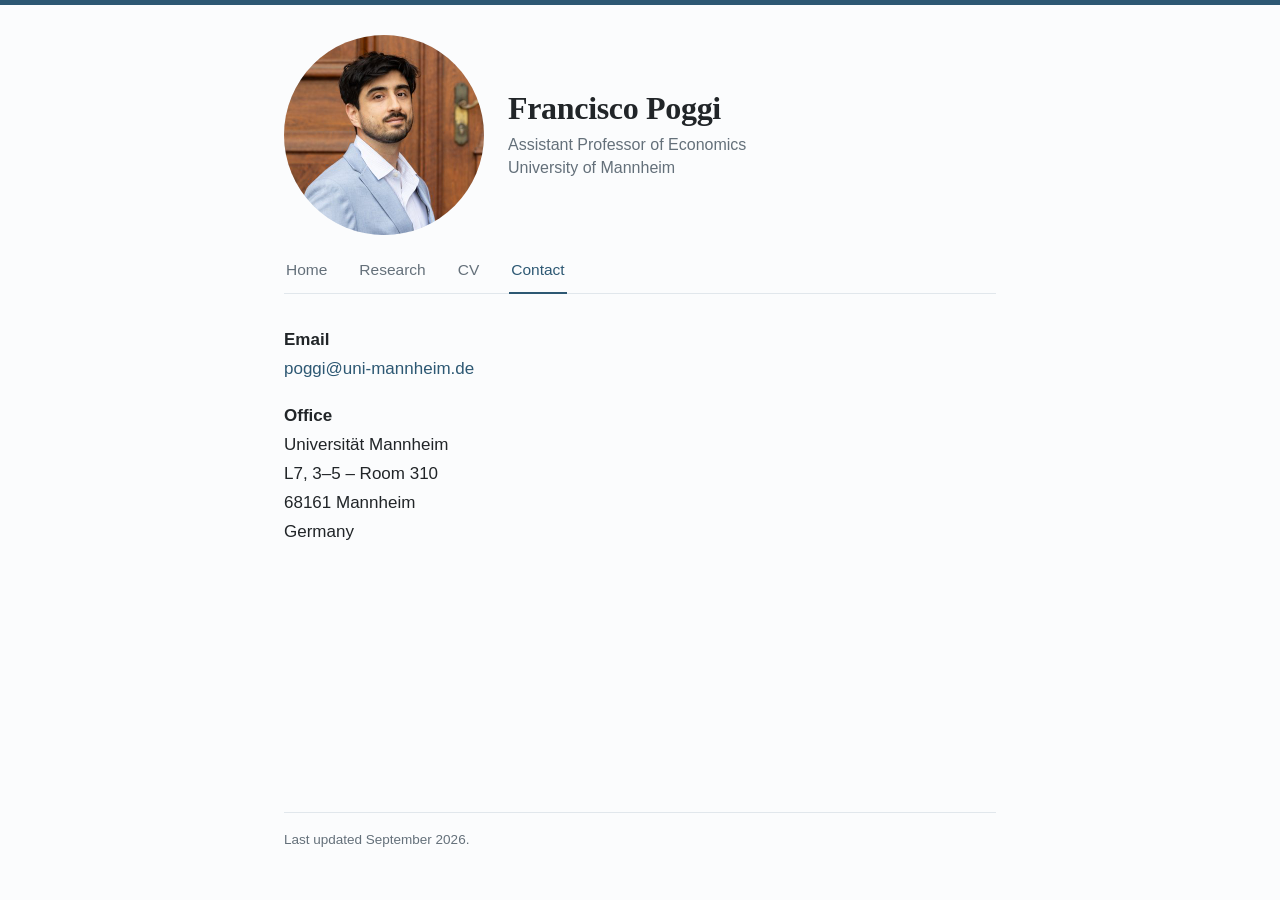
<file: simple-site/contact.html>
<!DOCTYPE html>
<html lang="en">
<head>
  <meta charset="utf-8">
  <title>Contact — Francisco Poggi</title>
  <meta http-equiv="refresh" content="0; url=index.html#contact">
  <link rel="canonical" href="https://www.franciscopoggi.com/#contact">
</head>
<body>
  <p><a href="index.html#contact">Contact — Francisco Poggi</a></p>
</body>
</html>
</file>
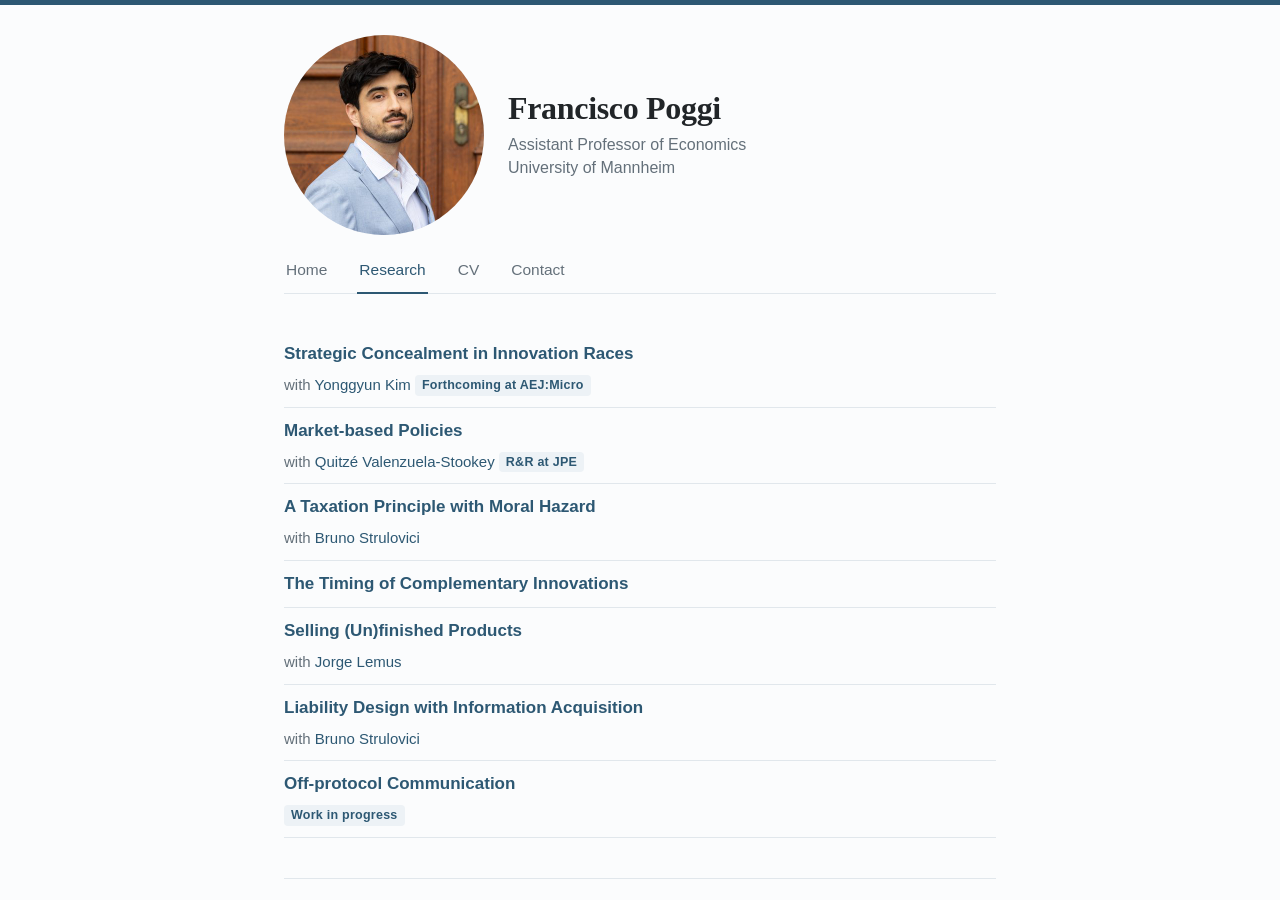
<file: simple-site/research.html>
<!DOCTYPE html>
<html lang="en">
<head>
  <meta charset="utf-8">
  <title>Research — Francisco Poggi</title>
  <meta http-equiv="refresh" content="0; url=index.html#research">
  <link rel="canonical" href="https://www.franciscopoggi.com/#research">
</head>
<body>
  <p><a href="index.html#research">Research — Francisco Poggi</a></p>
</body>
</html>
</file>
<file: simple-site/style.css>
/* =========================================================
   Francisco Poggi — personal site
   Single stylesheet. Edit colors/spacing here; content
   lives in index.html.
   ========================================================= */

:root {
  --accent:    #2d5873;   /* steel blue — same primary as the old wowchemy theme */
  --text:      #212528;
  --muted:     #64707a;
  --rule:      #e1e7ec;
  --bg:        #fbfcfd;   /* very soft off-white, cool-tinted */
  --serif:     Georgia, "Times New Roman", "Iowan Old Style", serif;
  --max-width: 760px;
}

* { box-sizing: border-box; }
html { -webkit-text-size-adjust: 100%; }

body {
  margin: 0;
  min-height: 100vh;
  display: flex;
  flex-direction: column;
  border-top: 5px solid var(--accent);   /* full-width accent band anchors the page */
  background: var(--bg);
  color: var(--text);
  font-family: -apple-system, BlinkMacSystemFont, "Segoe UI", Roboto,
               Helvetica, Arial, sans-serif;
  font-size: 17px;
  line-height: 1.7;
}

.wrap {
  max-width: var(--max-width);
  width: 100%;
  margin: 0 auto;
  padding: 0 24px 48px;
  flex: 1;
  display: flex;
  flex-direction: column;
}
.spacer { flex: 1; }  /* pushes the footer to the bottom on short pages */

a { color: var(--accent); text-decoration: none; }
a:hover { text-decoration: underline; }

/* ---------- header / masthead ---------- */
header.masthead {
  display: flex;
  align-items: center;
  gap: 24px;
  margin: 30px 0 22px;
}
header.masthead img {
  width: 200px;
  height: 200px;
  border-radius: 50%;
  object-fit: cover;
  flex: none;
  background: #e8edf2;
}
header.masthead h1 {
  font-family: var(--serif);
  font-size: 32px;
  font-weight: 600;
  line-height: 1.15;
  margin: 0 0 6px;
  letter-spacing: -0.01em;
}
header.masthead .role {
  color: var(--muted);
  margin: 0;
  font-size: 16px;
  line-height: 1.45;
}
header.masthead .role a { color: var(--muted); }

/* ---------- tabs (below the masthead, identical on every page) ---------- */
nav.tabs {
  display: flex;
  flex-wrap: wrap;
  gap: 0 28px;
  margin: 0 0 32px;
  border-bottom: 1px solid var(--rule);
}
nav.tabs a {
  padding: 0 2px 9px;
  margin-bottom: -1px;              /* active border sits on top of the rule */
  border-bottom: 2px solid transparent;
  color: var(--muted);
  font-weight: 500;
  font-size: 15.5px;
}
nav.tabs a:hover {
  color: var(--accent);
  text-decoration: none;
}
nav.tabs a.active {
  color: var(--accent);
  border-bottom-color: var(--accent);
}

/* ---------- panels (tab content; JS toggles .visible) ---------- */
.panel { display: none; }
.panel.visible {
  display: block;
  /* softens the layout collapse when switching to a short panel */
  min-height: 30vh;
}

/* ---------- body prose ---------- */
.panel > p {
  margin: 0 0 18px;
  max-width: 60ch;   /* keep the measure comfortable */
}

/* ---------- news callout ---------- */
.news {
  border-left: 3px solid var(--accent);
  background: #edf2f6;
  padding: 13px 18px;
  margin: 28px 0;
  font-size: 15.5px;
  line-height: 1.55;
  border-radius: 0 6px 6px 0;
  max-width: 60ch;
}
.news strong { color: var(--accent); }
.news ul { margin: 4px 0 0; padding-left: 18px; }
.news li { margin: 3px 0; }
.news .date {                 /* month label before a news item */
  color: var(--muted);
  font-size: 13px;
  font-weight: 600;
  letter-spacing: 0.03em;
  text-transform: uppercase;
  margin-right: 2px;
}

/* ---------- section heading ---------- */
h2 {
  align-self: flex-start;  /* keep border only as wide as the text */
  font-family: var(--serif);
  font-size: 23px;
  font-weight: 600;
  margin: 50px 0 4px;
  padding-bottom: 8px;
  border-bottom: 2px solid var(--accent);
  display: inline-block;
}

/* ---------- research / paper list ---------- */
.paper {
  padding: 9px 0;
  border-bottom: 1px solid var(--rule);
}
.paper:first-of-type { padding-top: 14px; }
.paper .paper-head { margin: 0; }
.paper .title {
  font-weight: 600;
  font-size: 17px;
  color: var(--accent);
}
.paper .title a { color: var(--accent); }
.paper .title a:hover { text-decoration: underline; }
.paper .meta {
  color: var(--muted);
  font-size: 15px;
}
.paper .title { display: block; }          /* title on its own line */
.paper .meta  { display: block; margin-top: 3px; }  /* coauthors + status below it */
.paper .status {                            /* small tag for publication status */
  display: inline-block;
  font-style: normal;
  font-size: 12.5px;
  font-weight: 600;
  letter-spacing: 0.02em;
  line-height: 1.5;
  color: var(--accent);
  background: #edf2f6;
  border-radius: 4px;
  padding: 1px 7px;
  vertical-align: 1px;
}
.paper .abstract {
  margin: 8px 0 2px;
  padding-left: 16px;
  color: #3d454c;
  font-size: 15.5px;
  line-height: 1.6;
  border-left: 2px solid var(--rule);
}

/* ---------- footer ---------- */
footer {
  margin-top: 40px;
  padding-top: 16px;
  border-top: 1px solid var(--rule);
  color: var(--muted);
  font-size: 13.5px;
}

/* ---------- responsive ---------- */
@media (max-width: 520px) {
  header.masthead { flex-direction: column; align-items: flex-start; gap: 16px; margin-top: 22px; }
  header.masthead img { width: 150px; height: 150px; }
  header.masthead h1 { font-size: 28px; }
}
</file>
<file: simple-site/files/slides/opc-fsu-2026-f4e4c1/lib/fonts/fonts.css>
/* Vendored webfonts (SIL Open Font License, see LICENSE-* files).
   Fira Sans       — default theme
   Source Sans 3   — Mannheim theme (open stand-in for Myriad Pro)
   Source Serif 4  — .quote / .serif (open stand-in for Minion Pro)
   Browsers only download the faces actually used on the page. */

@font-face{font-family:'Fira Sans';font-style:normal;font-weight:300;font-display:swap;src:url(fira-sans-latin-300-normal.woff2) format('woff2')}
@font-face{font-family:'Fira Sans';font-style:normal;font-weight:400;font-display:swap;src:url(fira-sans-latin-400-normal.woff2) format('woff2')}
@font-face{font-family:'Fira Sans';font-style:italic;font-weight:400;font-display:swap;src:url(fira-sans-latin-400-italic.woff2) format('woff2')}
@font-face{font-family:'Fira Sans';font-style:normal;font-weight:500;font-display:swap;src:url(fira-sans-latin-500-normal.woff2) format('woff2')}
@font-face{font-family:'Fira Sans';font-style:normal;font-weight:600;font-display:swap;src:url(fira-sans-latin-600-normal.woff2) format('woff2')}
@font-face{font-family:'Fira Sans';font-style:italic;font-weight:600;font-display:swap;src:url(fira-sans-latin-600-italic.woff2) format('woff2')}

@font-face{font-family:'Source Sans 3';font-style:normal;font-weight:300;font-display:swap;src:url(source-sans-3-latin-300-normal.woff2) format('woff2')}
@font-face{font-family:'Source Sans 3';font-style:normal;font-weight:400;font-display:swap;src:url(source-sans-3-latin-400-normal.woff2) format('woff2')}
@font-face{font-family:'Source Sans 3';font-style:italic;font-weight:400;font-display:swap;src:url(source-sans-3-latin-400-italic.woff2) format('woff2')}
@font-face{font-family:'Source Sans 3';font-style:normal;font-weight:500;font-display:swap;src:url(source-sans-3-latin-500-normal.woff2) format('woff2')}
@font-face{font-family:'Source Sans 3';font-style:normal;font-weight:600;font-display:swap;src:url(source-sans-3-latin-600-normal.woff2) format('woff2')}
@font-face{font-family:'Source Sans 3';font-style:italic;font-weight:600;font-display:swap;src:url(source-sans-3-latin-600-italic.woff2) format('woff2')}
@font-face{font-family:'Source Sans 3';font-style:normal;font-weight:700;font-display:swap;src:url(source-sans-3-latin-700-normal.woff2) format('woff2')}

@font-face{font-family:'Source Serif 4';font-style:normal;font-weight:400;font-display:swap;src:url(source-serif-4-latin-400-normal.woff2) format('woff2')}
@font-face{font-family:'Source Serif 4';font-style:italic;font-weight:400;font-display:swap;src:url(source-serif-4-latin-400-italic.woff2) format('woff2')}
@font-face{font-family:'Source Serif 4';font-style:normal;font-weight:600;font-display:swap;src:url(source-serif-4-latin-600-normal.woff2) format('woff2')}
</file>
<file: simple-site/files/slides/opc-fsu-2026-f4e4c1/style.css>
/* ═══════════════════════════════════════════════════════════════════
   style.css — HTML slide template
   Sections:  1 Theme variables · 2 Stage & slides · 3 Typography
              4 Lists · 5 Blocks · 6 Title / section slides
              7 Layout helpers · 8 Figures & tables · 9 Links & buttons
              10 Fragments · 11 Per-slide chrome · 12 Presenter overlays
              13 Overview · 14 Print / PDF · 15 Figure (SVG) helpers
   ═══════════════════════════════════════════════════════════════════ */

/* ───────────────────────── 1. THEME VARIABLES ─────────────────────────
   Everything that decides the look lives here. The default theme is the
   metropolis-like teal/red. <html data-theme="mannheim"> switches to the
   University of Mannheim corporate design (see below).                    */
:root{
  /* canvas (overridden by data-size="4:3" → 960×720) */
  --sw:1280px; --sh:720px;

  /* type */
  --font-sans:'Fira Sans',system-ui,-apple-system,'Segoe UI',sans-serif;
  --font-serif:'Source Serif 4',Georgia,'Times New Roman',serif;
  --font-head:var(--font-sans);
  --fs-title:54px;      /* title slide */
  --fs-section:46px;    /* section divider */
  --fs-h1:30px;         /* slide title */
  --fs-body:21px;       /* paragraphs, bullets, block bodies */
  --fs-small:18px;      /* nested bullets, block headers, tables, figure notes */
  --fs-tiny:14px;       /* sources, footers, buttons */
  --lh:1.42;

  /* light slide */
  --bg:#ffffff;
  --ink:#23373b;            /* body text */
  --head:#23373b;           /* slide titles */
  --muted:#5b6b6e;
  --line:#d7dddd;
  --rule:var(--line);       /* rule under slide title */
  --bullet:var(--ink);      /* bullet markers */
  --block-fill:#eef2f2;

  /* dark slide (title, section) */
  --dark:#23373b;
  --on-dark:#ffffff;
  --muted-on-dark:#aebcbe;
  --faint-on-dark:#8a9c9e;
  --accent-on-dark:#ff8f96;

  /* the ONE emphasis colour: .alert, accent blocks, progress bar, title rule */
  --accent:#b5121b;
  --accent-soft:#f3d9da;
  --prog:var(--accent);

  /* around the stage (letterbox) */
  --stage-bg:#0d1415;

  /* figure palette — used by the svg helper classes; intentionally
     independent of --accent so retheming does not recolour your figures */
  --blue:#1f4e79; --red:#b5121b; --gray:#8a9495;
  --green:#2e7d4f; --orange:#d9822b; --petrol:#2a7f86;
  --region:#1f4e79;

  /* logo slots (optional). deck.js checks that the file exists before
     anything is drawn, so a missing logo simply shows nothing.            */
  --logo-src:none;        /* e.g. url(assets/logo.png)        — top-right of content slides */
  --logo-dark-src:none;   /* e.g. url(assets/logo-white.png)  — title slide */
  --logo:none;--logo-dark:none;
}
html.has-logo{--logo:var(--logo-src);--logo-dark:var(--logo-dark-src)}

/* ── Mannheim mode ─────────────────────────────────────────────────────
   Universität Mannheim corporate design: UM blue #003056 (Pantone 654),
   silver #B3B6B9 (Pantone 887), Myriad Pro (→ Source Sans 3, open
   stand-in, used only if Myriad Pro is not installed).
   School accents, chosen with  <html data-theme="mannheim" data-school="…">:
     vwl   Law & Economics            gray-blue  #8399B0   (default)
     bwl   Business School            green      #94B166
     sowi  Social Sciences            orange     #DF7E50
     phil  Humanities                 red        #C32E37
     wim   Business Informatics/Math  petrol     #418986
   Logos: assets/logo.png (university) on content slides, assets/logo-white.png
   (department, white) on the title slide; assets/logo-department.png is the
   three-line department version if you prefer it top-right.                 */
html[data-theme="mannheim"]{
  --font-sans:'Myriad Pro','Source Sans 3',system-ui,sans-serif;
  --school:#8399B0;        /* the school's accent (light, decorative) */
  --school-deep:#4f6a88;   /* darker version with enough contrast for text on white */

  --ink:#1f2a33;
  --head:#003056;
  --muted:#5f6b76;
  --line:#dadde0;
  --rule:#B3B6B9;          /* silver */
  --bullet:var(--head);
  --block-fill:#f3f5f7;

  --dark:#003056;
  --muted-on-dark:#b3c0cc;
  --faint-on-dark:#8296a8;
  --accent-on-dark:#a7bace;

  --accent:var(--school-deep);
  --accent-soft:#e6ebf1;
  --prog:var(--school);
  --stage-bg:#0a1b2b;

  --blue:#003056; --red:#C32E37; --gray:#B3B6B9;
  --green:#94B166; --orange:#DF7E50; --petrol:#418986;
  --region:#8399B0;

  --logo-src:url(assets/logo.png);              /* University of Mannheim, top-right of content slides */
  --logo-dark-src:url(assets/logo-white.png);   /* Department of Economics (white), title slide         */
}
html[data-theme="mannheim"][data-school="bwl"] {--school:#94B166;--school-deep:#5c7a34}
html[data-theme="mannheim"][data-school="sowi"]{--school:#DF7E50;--school-deep:#b4501f}
html[data-theme="mannheim"][data-school="phil"]{--school:#C32E37;--school-deep:#9a1f27}
html[data-theme="mannheim"][data-school="wim"] {--school:#418986;--school-deep:#2f6462}

/* ───────────────────────── 2. STAGE & SLIDES ───────────────────────── */
*{box-sizing:border-box;margin:0;padding:0}
html,body{height:100%}
body{
  background:var(--stage-bg);
  font-family:var(--font-sans);
  color:var(--ink);
  overflow:hidden;
  -webkit-font-smoothing:antialiased;
}
/* A fixed canvas (default 1280×720) that deck.js scales to fit the window.
   All px sizes below are therefore the same on every projector.          */
#stage{
  position:fixed;left:50%;top:50%;
  width:var(--sw);height:var(--sh);
  transform:translate(-50%,-50%) scale(var(--s,1));
  transform-origin:center center;
  background:var(--bg);
  box-shadow:0 0 0 1px rgba(255,255,255,.04),0 30px 80px rgba(0,0,0,.5);
}
#deck{position:absolute;inset:0;overflow:hidden;counter-reset:thm}
.slide{
  position:absolute;inset:0;
  display:flex;flex-direction:column;
  background:var(--bg);
  padding:54px 72px 64px;
  overflow:hidden;                       /* never scroll — deck.js warns if a slide overflows */
  opacity:0;visibility:hidden;
  transform:translateX(var(--enter,44px));
  transition:opacity .42s ease, transform .42s cubic-bezier(.22,.61,.36,1);
  pointer-events:none;
  z-index:1;
}
.slide.active{opacity:1;visibility:visible;transform:translateX(0);pointer-events:auto;z-index:2}
.slide.exit{opacity:0;visibility:visible;transform:translateX(var(--exit,-44px));z-index:1}
@media (prefers-reduced-motion:reduce){
  .slide{transition:opacity .2s ease;transform:none!important}
}
/* authoring aid: slides whose content does not fit get flagged */
.slide.overflow{outline:4px dashed #e3342f;outline-offset:-4px}
.slide.overflow::before{
  content:"⚠ overflows by " attr(data-overflow) "px";
  position:absolute;top:10px;right:14px;z-index:5;
  font:500 13px/1 var(--font-sans);color:#e3342f;background:#fff;
  padding:4px 8px;border:1px solid #e3342f;border-radius:3px;
}
/* optional corner logo on content slides (Mannheim: top-right) */
.slide:not(.title-slide):not(.section-slide)::after{
  content:"";position:absolute;top:26px;right:44px;width:200px;height:52px;
  background:var(--logo) right top/contain no-repeat;pointer-events:none;
}
html.has-logo .slide h1{padding-right:230px}

/* ───────────────────────── 3. TYPOGRAPHY ───────────────────────── */
.slide h1{
  font-family:var(--font-head);
  font-weight:600;font-size:var(--fs-h1);color:var(--head);
  letter-spacing:-.2px;line-height:1.15;
  padding-bottom:10px;margin-bottom:22px;
  border-bottom:2px solid var(--rule);
  flex-shrink:0;
}
.slide h2{font-size:var(--fs-body);font-weight:600;color:var(--head);margin:14px 0 4px}
.body{flex:1;display:flex;flex-direction:column;justify-content:flex-start;min-height:0}
.body > *{flex-shrink:0}
/* ── vertical layout ───────────────────────────────────────────────────
   Where the content sits in the free height under the title.
   Deck-wide:  <html data-layout="…">  (or ?layout=… in the URL; L key cycles)
   Per slide:  <div class="body top|mid|spread">  overrides the deck setting.
     top      flush under the title (default)
     center   the content block is centred in the free height (beamer's default)
     spread   the gaps between the top-level items grow to fill the slide
              (one \vfill between items); a lone item is centred
   A .fig / .fill child absorbs the free height itself, so slides with a
   figure look the same in every mode. In "spread", keep an <h2> with its
   list in one <div class="steps"> so the gap does not separate them.      */
html[data-layout="center"] .slide .body{justify-content:center}
html[data-layout="spread"] .slide .body{justify-content:space-evenly}
#deck .body.top{justify-content:flex-start}      /* (#deck: outranks the deck-wide rule above) */
#deck .body.mid{justify-content:center}
#deck .body.spread{justify-content:space-evenly}
/* while deck.js measures overflow, and on a slide that overflows, align to the
   top: a centred flex column overflows at both ends and would hide the title */
html.measure .slide .body,.slide.overflow .body{justify-content:flex-start!important}
/* a bottom-left .source or bottom-right .links row needs the last line of the
   body to stop above it (matters once content is centred or spread) */
.slide:has(> .source,> .links) .body{padding-bottom:22px}
p{font-size:var(--fs-body);line-height:var(--lh);margin:8px 0}
b,strong{font-weight:600}
em{font-style:italic}
.alert{color:var(--accent);font-weight:500}   /* beamer \alert{} */
.muted{color:var(--muted)}
.small{font-size:var(--fs-small)}
.tiny{font-size:var(--fs-tiny)}
.center{text-align:center}
.right{text-align:right}
.serif{font-family:var(--font-serif)}
.spacer{height:14px}
.spacer.big{height:34px}
.mathline{font-size:var(--fs-body);margin:20px 0;text-align:center}
.mathline .katex-display{margin:0}        /* KaTeX adds its own 21px; the wrapper owns the spacing */
.bb .katex-display{margin:10px 0}         /* display math inside a .block body */

/* spacing hierarchy: ~7px within a group · ~20px between ideas · ~28px before a takeaway */
ul.groups > li + li,ol.groups > li + li{margin-top:20px}   /* top-level bullets that are separate ideas */
.rows > div + div{margin-top:7px}                           /* short parallel statements on separate rows (prefer over <br>) */
.mt{margin-top:16px!important}                              /* a gap before this element (new idea) */
.mt-lg{margin-top:28px!important}                           /* a bigger gap (takeaway / conclusion) */
.tight{margin-top:4px!important}                            /* pull this element up to the previous one */
.quote{
  font-family:var(--font-serif);font-style:italic;font-size:23px;line-height:1.45;
  color:var(--ink);margin:22px 0 34px;padding-left:20px;border-left:3px solid var(--rule);   /* a speech is its own voice: room above, more below (.body is flex, margins add) */
}
.bb .quote{margin:12px 0}                  /* …but quotes grouped inside a box stay compact */
.quote .who{display:block;font-family:var(--font-sans);font-style:normal;font-size:var(--fs-small);color:var(--muted);margin-top:6px}
.katex{font-size:1.05em}
.nomath{}                                  /* KaTeX skips anything inside .nomath */
code{font-family:ui-monospace,Menlo,Consolas,monospace;font-size:.9em;background:var(--block-fill);padding:1px 5px;border-radius:3px}

/* ───────────────────────── 4. LISTS ───────────────────────── */
ul,ol{list-style:none;padding-left:0}
li{position:relative;padding-left:22px;margin:9px 0;font-size:var(--fs-body);line-height:var(--lh)}
ul > li::before{content:"";position:absolute;left:2px;top:.52em;width:7px;height:7px;background:var(--bullet);border-radius:2px}
li li{font-size:var(--fs-small);margin:6px 0}
ul ul > li::before{background:var(--muted);width:6px;height:6px;border-radius:50%;top:.5em}
ul ul ul > li::before{background:var(--line)}
ul ul,ol ol{margin-top:4px;margin-left:6px}
ol{counter-reset:item}
ol > li{counter-increment:item;padding-left:32px}
ol > li::before{content:counter(item) ".";position:absolute;left:0;top:0;color:var(--muted);font-weight:500;font-variant-numeric:tabular-nums}
ul.tight li{margin:4px 0}
ul.loose li{margin:16px 0}

/* ───────────────────────── 5. BLOCKS ───────────────────────── */
.block{background:var(--block-fill);border-radius:3px;margin:10px 0;overflow:hidden;border:1px solid var(--line);flex-shrink:0}
.block .bt{background:var(--dark);color:var(--on-dark);font-weight:500;font-size:var(--fs-small);padding:7px 16px}
.block .bb{padding:13px 18px;font-size:var(--fs-body);line-height:var(--lh)}
.block .bb > p:first-child{margin-top:0}
.block .bb > p:last-child{margin-bottom:0}
.block.accent .bt{background:var(--accent)}
.block.def .bt,.block.rem .bt{background:var(--muted)}
html[data-theme="mannheim"] .block.def .bt,
html[data-theme="mannheim"] .block.rem .bt{background:#e4e8ec;color:var(--head)}
/* numbered theorem-like blocks share one counter, like amsthm:
   .prop .lem .thm .cor → "Proposition 1", "Lemma 2", …  The .bt text (if any)
   is appended, e.g. <div class="bt">(Existence)</div>                        */
.block.prop,.block.lem,.block.thm,.block.cor{counter-increment:thm}
.block.prop .bt::before{content:"Proposition " counter(thm) " "}
.block.lem  .bt::before{content:"Lemma "       counter(thm) " "}
.block.thm  .bt::before{content:"Theorem "     counter(thm) " "}
.block.cor  .bt::before{content:"Corollary "   counter(thm) " "}
.block.prop .bt,.block.thm .bt{background:var(--accent)}
.block.plain{background:none;border:0}
.block.plain .bt{background:none;color:var(--head);padding:0 0 4px;font-weight:600;border-bottom:1px solid var(--line)}
.block.plain .bb{padding:8px 0}

/* ───────────────────────── 6. TITLE / SECTION SLIDES ───────────────────────── */
.title-slide,.section-slide{justify-content:center;align-items:flex-start;background:var(--dark);color:var(--on-dark);padding:0 84px}
.title-slide .t{font-family:var(--font-head);font-size:var(--fs-title);font-weight:600;letter-spacing:-1px;line-height:1.05;max-width:1000px}
.title-slide .t .paren,.title-slide .t .hl{color:var(--accent-on-dark)}
.title-slide .rule{width:88px;height:4px;background:var(--accent);margin:26px 0 28px}
html[data-theme="mannheim"] .title-slide .rule{background:var(--school)}
.title-slide .au{font-size:25px;font-weight:400}
.title-slide .au b{color:var(--on-dark)}
.title-slide .af{font-size:var(--fs-small);color:var(--muted-on-dark);margin-top:8px}
.title-slide .ev{position:absolute;bottom:54px;left:84px;font-size:16px;color:var(--faint-on-dark);letter-spacing:.5px;text-transform:uppercase}
.title-slide::after{
  content:"";position:absolute;top:52px;left:84px;width:330px;height:100px;
  background:var(--logo-dark) left top/contain no-repeat;pointer-events:none;
}
.section-slide .sn{font-size:17px;color:var(--accent-on-dark);letter-spacing:3px;text-transform:uppercase}
.section-slide .st{font-family:var(--font-head);font-size:var(--fs-section);font-weight:600;margin-top:12px;letter-spacing:-.5px}
.section-slide .rule{width:70px;height:4px;background:var(--accent);margin-top:22px}
html[data-theme="mannheim"] .section-slide .rule{background:var(--school)}
.section-slide .ss{font-size:var(--fs-body);color:var(--muted-on-dark);margin-top:18px;max-width:900px}
/* appendix divider is a section slide with class "appendix" — nothing extra needed */

/* ───────────────────────── 7. LAYOUT HELPERS ───────────────────────── */
.two{display:grid;grid-template-columns:1fr 1fr;gap:30px;align-items:start}
.two.mid{align-items:center}
.two.l2{grid-template-columns:2fr 1fr}
.two.r2{grid-template-columns:1fr 2fr}
.three{display:grid;grid-template-columns:1fr 1fr 1fr;gap:24px;align-items:start}
.two > *,.three > *{margin-top:0}      /* every column starts flush (blocks carry a 10px margin otherwise) */
.fill{flex:1 1 0;min-height:0}            /* let this child absorb remaining height */
.swap{display:grid}                        /* children stacked; only the latest-revealed shows (beamer \only) */
.swap > *{grid-area:1/1}
.fignote{font-size:var(--fs-small);line-height:var(--lh)}
.source{                                   /* "Source: …" / footnote line, bottom-left above the footer */
  position:absolute;left:72px;right:300px;bottom:36px;
  font-size:var(--fs-tiny);color:var(--muted);line-height:1.3;
}

/* ───────────────────────── 8. FIGURES & TABLES ───────────────────────── */
.fig,figure{
  flex:1 1 0;min-height:0;               /* figures absorb the space the text leaves */
  display:flex;flex-direction:column;align-items:center;justify-content:center;
  margin:6px 0;
}
.fig img,.fig svg,figure img,figure svg{max-width:100%;max-height:100%;min-height:0;object-fit:contain;flex:0 1 auto}
.fig.fixed,figure.fixed{flex:0 0 auto}     /* opt out: natural size */
figcaption{text-align:center;color:var(--muted);font-size:var(--fs-small);margin-top:8px;flex-shrink:0}

/* booktabs-style tables: rules top/bottom, thin rule under header, no vertical lines */
table{
  border-collapse:collapse;margin:10px auto;
  font-size:var(--fs-small);line-height:1.3;
  font-variant-numeric:tabular-nums;
  border-top:2px solid var(--ink);border-bottom:2px solid var(--ink);
}
th,td{padding:6px 16px;text-align:right;vertical-align:baseline}
th{font-weight:500}
th:first-child,td:first-child{text-align:left}
thead tr:last-child th{border-bottom:1px solid var(--ink)}
tr.mid td,tr.mid th{border-top:1px solid var(--line)}    /* \midrule */
tr.se td{color:var(--muted);font-size:85%;padding-top:0}  /* standard-error row */
tr.hl td{background:var(--accent-soft)}                   /* highlighted row */
td.hl,th.hl{background:var(--accent-soft)}
table.full{width:100%}
table.left td,table.left th{text-align:left}
.stars{font-size:80%;vertical-align:super;line-height:0}

/* ───────────────────────── 9. LINKS & BUTTONS ───────────────────────── */
a{color:var(--accent);text-decoration:none}
a:hover{text-decoration:underline}
/* beamer-style buttons for jumping to backup slides:
   <a class="btn" href="#robustness">Robustness</a>  … and back with  href="#back" */
a.btn{
  display:inline-block;font-size:var(--fs-tiny);font-weight:500;line-height:1;
  padding:6px 12px;border:1px solid var(--line);border-radius:14px;
  color:var(--muted);background:var(--bg);text-decoration:none;
}
a.btn:hover{border-color:var(--accent);color:var(--accent)}
a.btn::after{content:"\00a0↗"}
a.btn.back::after{content:"\00a0↩"}
.links{position:absolute;right:72px;bottom:34px;display:flex;gap:8px}  /* bottom-right button row */

/* ───────────────────────── 10. FRAGMENTS ───────────────────────── */
.fr{opacity:0;transform:translateY(9px)}
.slide.active .fr{transition:opacity .34s ease, transform .34s cubic-bezier(.22,.61,.36,1)}
.fr.on{opacity:1;transform:none}
.fr.off{opacity:0!important;pointer-events:none}       /* superseded item in a .swap */
html.measure .fr{transform:none;transition:none}       /* while deck.js measures overflow */
@media (prefers-reduced-motion:reduce){.fr{transform:none}.slide.active .fr{transition:opacity .15s ease}}

/* ───────────────────────── 11. PER-SLIDE CHROME ─────────────────────────
   deck.js injects <div class="chrome"> into every content slide:
   section label (left), footer text (centre), number (right), progress bar. */
.chrome{position:absolute;left:0;right:0;bottom:0;height:40px;pointer-events:none}
.chrome .sec{position:absolute;left:22px;bottom:14px;font-size:12px;color:var(--gray);text-transform:uppercase;letter-spacing:1.5px}
.chrome .brand{position:absolute;left:50%;bottom:14px;transform:translateX(-50%);font-size:12px;color:var(--gray);letter-spacing:.5px;white-space:nowrap}
.chrome .num{position:absolute;right:22px;bottom:14px;font-size:13px;color:var(--gray);letter-spacing:.5px;font-variant-numeric:tabular-nums}
.chrome .prog{position:absolute;left:0;bottom:0;height:4px;background:var(--prog)}
.appendix .chrome .prog{display:none}
html[data-theme="mannheim"] .chrome .sec,
html[data-theme="mannheim"] .chrome .num,
html[data-theme="mannheim"] .chrome .brand{color:#8a949c}

/* ───────────────────────── 12. PRESENTER OVERLAYS (not scaled) ───────────────────────── */
.notes{display:none}                                   /* <aside class="notes"> inside a slide */
#notes{
  position:fixed;left:0;right:0;bottom:0;max-height:38vh;overflow:auto;z-index:50;display:none;
  background:#15191c;color:#e6e9eb;padding:14px 26px 18px;
  font:16px/1.5 var(--font-sans);border-top:2px solid #444;
}
#notes:empty::before{content:"(no notes for this slide)";color:#888}
#notes p{font-size:16px;margin:4px 0}
#notes li{font-size:16px;margin:3px 0;padding-left:16px}
#notes ul > li::before{background:#888;width:5px;height:5px;top:.6em}
#clock{
  position:fixed;top:12px;right:16px;z-index:50;display:none;
  font:14px/1 ui-monospace,Menlo,Consolas,monospace;color:#cfd6d9;
  background:rgba(0,0,0,.65);padding:7px 11px;border-radius:5px;letter-spacing:.5px;
}
#clock .over{color:#ff8f96}
#black{position:fixed;inset:0;background:#000;z-index:60;display:none}
#jump{
  position:fixed;left:50%;top:40%;transform:translateX(-50%);z-index:55;display:none;
  font:600 44px/1 var(--font-sans);color:#fff;background:rgba(0,0,0,.7);padding:14px 26px;border-radius:8px;
}
#help{
  position:fixed;inset:0;z-index:70;display:none;background:rgba(10,14,16,.92);color:#e6e9eb;
  padding:7vh 10vw;font:16px/1.6 var(--font-sans);overflow:auto;
}
#help h2{font-size:22px;margin-bottom:14px;color:#fff}
#help table{border:0;margin:0;font-size:16px;color:#e6e9eb;font-variant-numeric:normal}
#help td{text-align:left;padding:3px 24px 3px 0;border:0}
#help td:first-child{font-family:ui-monospace,Menlo,Consolas,monospace;color:#9fd0d8;white-space:nowrap}
#help .cols{display:grid;grid-template-columns:1fr 1fr;gap:0 48px}
html.show-notes #notes,html.show-clock #clock,html.black #black,html.show-help #help{display:block}
#printbox{position:fixed;inset:0;z-index:72;display:none;background:rgba(10,14,16,.6);align-items:center;justify-content:center;font:16px/1.4 var(--font-sans)}
html.show-print #printbox{display:flex}
#printbox .card{background:#fff;color:var(--ink);border-radius:10px;padding:26px 28px;width:460px;box-shadow:0 20px 60px rgba(0,0,0,.4)}
#printbox h2{font-size:20px;margin:0 0 14px;color:var(--head)}
#printbox button{display:block;width:100%;text-align:left;font:inherit;cursor:pointer;border:1px solid var(--line);background:#f6f8f8;border-radius:7px;padding:10px 14px;margin:0 0 8px;color:inherit}
#printbox button:hover{background:var(--accent-soft);border-color:var(--accent)}
#printbox button b{display:block;font-weight:600} #printbox button span{display:block;font-size:14px;color:var(--muted)}
#printbox .row{display:flex;align-items:center;gap:8px;margin:14px 0 6px;flex-wrap:wrap}
#printbox .row button{display:inline-block;width:auto;margin:0;padding:4px 12px;font-size:14px}
#printbox .row button.on{background:var(--dark);color:#fff;border-color:var(--dark)}
#printbox .hint{flex-basis:100%;font-size:13px;color:var(--muted)}
#printbox .close{background:none;border:none;text-align:right;color:var(--muted);margin:4px 0 0;padding:0}
#printbox kbd{font:12px ui-monospace,Menlo,monospace;border:1px solid var(--line);border-radius:3px;padding:0 4px}

/* ───────────────────────── 13. OVERVIEW (O / Esc) ───────────────────────── */
html.overview body{overflow:auto}
html.overview #stage{position:static;width:auto;height:auto;transform:none;box-shadow:none;background:transparent}
html.overview #deck{
  position:static;overflow:visible;
  display:grid;grid-template-columns:repeat(var(--ov-cols,4),var(--sw));gap:70px;
  padding:70px;zoom:var(--ov-zoom,.2);
}
html.overview .slide{
  position:relative;width:var(--sw);height:var(--sh);
  opacity:1;visibility:visible;transform:none;transition:none;pointer-events:auto;cursor:pointer;
  outline:14px solid rgba(255,255,255,.08);
}
html.overview .slide.active{outline-color:var(--accent)}
html.overview .slide.exit{opacity:1}
html.overview .fr{opacity:1;transform:none}
html.overview .fr.off{opacity:0!important}
html.overview .slide::before{display:none}
html.overview .ov-num{
  position:absolute;top:18px;left:22px;z-index:6;
  font:600 46px/1 var(--font-sans);color:#fff;background:rgba(0,0,0,.45);padding:10px 16px;border-radius:8px;
}
.ov-num{display:none}
html.overview .ov-num{display:block}

/* ───────────────────────── 14. PRINT / PDF ─────────────────────────
   Browser → Print → "Save as PDF" (deck.js adds html.print on beforeprint).
   Open slides.html?print to preview the same layout on screen.             */
@page{size:1280px 720px;margin:0}
/* (@page cannot read CSS variables: a 4:3 deck prints centred on the same 1280×720 sheet) */
html.print body{overflow:auto;background:#555}
html.print #stage{position:static;width:var(--sw);height:auto;transform:none;margin:0 auto;box-shadow:none}
html.print #deck{position:static;overflow:visible;display:block}
html.print .slide{
  position:relative;width:var(--sw);height:var(--sh);
  opacity:1;visibility:visible;transform:none;transition:none;pointer-events:auto;
  break-after:page;page-break-after:always;break-inside:avoid;
  outline:none;
}
html.print .slide:last-child{break-after:auto;page-break-after:auto}
html.print .slide::before{display:none}
html.print .fr{opacity:1;transform:none}
html.print.steps .fr:not(.on){opacity:0}                 /* "as presented": hidden steps keep their space */
html.print.steps .fr.off{opacity:0}
html.print.steps .slide.step-src{display:none}
html.print .swap > *:not(:last-child){opacity:0}
html.print #notes,html.print #clock,html.print #black,html.print #jump,html.print #help,html.print .ov-num{display:none!important}
html.print .slide{box-shadow:0 0 0 1px #999}   /* visible gaps in on-screen preview only */
html.print #printbox{display:none!important}

/* handout: deck.js wraps n slides into each .sheet (one printed page) and sets
   --sheet-w/--sheet-h (paper, landscape or portrait), --sheet-cols and --hz (zoom). */
html.print.handout .sheet{
  width:var(--sheet-w);height:var(--sheet-h);box-sizing:border-box;padding:38px;margin:0 auto;background:#fff;
  display:grid;grid-template-columns:repeat(var(--sheet-cols),1fr);grid-auto-rows:1fr;gap:16px;
  align-items:center;justify-items:center;align-content:center;
  break-after:page;page-break-after:always;break-inside:avoid;
}
html.print.handout .sheet:last-child{break-after:auto;page-break-after:auto}
html.print.handout .slide{zoom:var(--hz);break-after:auto;page-break-after:auto;outline:1px solid #b8bfbf;box-shadow:none}
html.print.handout .sheet{box-shadow:0 0 0 1px #999}
@media print{
  html.print body{background:#fff}
  html.print .slide{box-shadow:none;-webkit-print-color-adjust:exact;print-color-adjust:exact}
  html.print.handout .sheet{box-shadow:none}
  html.print.hide-appendix .appendix{display:none}
}

/* ───────────────────────── 15. FIGURE (SVG) HELPERS ───────────────────────── */
svg text{font-family:'KaTeX_Main','Latin Modern Roman','STIX Two Text',var(--font-serif);font-size:16px}
svg text.it{font-family:'KaTeX_Math','Latin Modern Math',serif;font-style:italic}
svg text.txt{font-family:var(--font-sans);font-size:15px}   /* prose labels ("feasible", "not robust"); math stays in math type */
/* 16px labels assume the figure sits in the wide column of a .two.r2 (viewBox 580 wide → ~1.2× on the slide).
   In a 1:1 column the same SVG renders ~25% smaller: add class "big" to the <svg> to compensate. */
svg.big text{font-size:21px} svg.big text.txt{font-size:20px}
svg tspan.sub{baseline-shift:sub;font-size:72%}
svg tspan.sup{baseline-shift:super;font-size:72%}
.axis{stroke:var(--ink);stroke-width:2;fill:none}
.tick{stroke:var(--ink);stroke-width:2}
.grid{stroke:var(--line);stroke-width:1;fill:none}
.lblB{fill:var(--blue)} .lblR{fill:var(--red)} .lblG{fill:var(--gray)} .lblK{fill:var(--ink)}
.cv-blue{stroke:var(--blue);stroke-width:2.5;fill:none}
.cv-red{stroke:var(--red);stroke-width:2.5;fill:none}
.cv-green{stroke:var(--green);stroke-width:2.5;fill:none}
.cv-orange{stroke:var(--orange);stroke-width:2.5;fill:none}
.cv-gray{stroke:var(--gray);stroke-width:2;fill:none;stroke-dasharray:5 4}
.cv-black{stroke:var(--ink);stroke-width:2.5;fill:none}
.dash{stroke:var(--gray);stroke-width:1.4;stroke-dasharray:4 3;fill:none}
.region{fill:var(--region);opacity:.1}
.region.red{fill:var(--red)}
.dot{fill:var(--ink)} .dot.blue{fill:var(--blue)} .dot.red{fill:var(--red)}
.dot.open{fill:var(--bg);stroke:var(--ink);stroke-width:2}
</file>
<file: simple-site/files/slides/opc-psu-2026-5e201e/lib/fonts/fonts.css>
/* Vendored webfonts (SIL Open Font License, see LICENSE-* files).
   Fira Sans       — default theme
   Source Sans 3   — Mannheim theme (open stand-in for Myriad Pro)
   Source Serif 4  — .quote / .serif (open stand-in for Minion Pro)
   Browsers only download the faces actually used on the page. */

@font-face{font-family:'Fira Sans';font-style:normal;font-weight:300;font-display:swap;src:url(fira-sans-latin-300-normal.woff2) format('woff2')}
@font-face{font-family:'Fira Sans';font-style:normal;font-weight:400;font-display:swap;src:url(fira-sans-latin-400-normal.woff2) format('woff2')}
@font-face{font-family:'Fira Sans';font-style:italic;font-weight:400;font-display:swap;src:url(fira-sans-latin-400-italic.woff2) format('woff2')}
@font-face{font-family:'Fira Sans';font-style:normal;font-weight:500;font-display:swap;src:url(fira-sans-latin-500-normal.woff2) format('woff2')}
@font-face{font-family:'Fira Sans';font-style:normal;font-weight:600;font-display:swap;src:url(fira-sans-latin-600-normal.woff2) format('woff2')}
@font-face{font-family:'Fira Sans';font-style:italic;font-weight:600;font-display:swap;src:url(fira-sans-latin-600-italic.woff2) format('woff2')}

@font-face{font-family:'Source Sans 3';font-style:normal;font-weight:300;font-display:swap;src:url(source-sans-3-latin-300-normal.woff2) format('woff2')}
@font-face{font-family:'Source Sans 3';font-style:normal;font-weight:400;font-display:swap;src:url(source-sans-3-latin-400-normal.woff2) format('woff2')}
@font-face{font-family:'Source Sans 3';font-style:italic;font-weight:400;font-display:swap;src:url(source-sans-3-latin-400-italic.woff2) format('woff2')}
@font-face{font-family:'Source Sans 3';font-style:normal;font-weight:500;font-display:swap;src:url(source-sans-3-latin-500-normal.woff2) format('woff2')}
@font-face{font-family:'Source Sans 3';font-style:normal;font-weight:600;font-display:swap;src:url(source-sans-3-latin-600-normal.woff2) format('woff2')}
@font-face{font-family:'Source Sans 3';font-style:italic;font-weight:600;font-display:swap;src:url(source-sans-3-latin-600-italic.woff2) format('woff2')}
@font-face{font-family:'Source Sans 3';font-style:normal;font-weight:700;font-display:swap;src:url(source-sans-3-latin-700-normal.woff2) format('woff2')}

@font-face{font-family:'Source Serif 4';font-style:normal;font-weight:400;font-display:swap;src:url(source-serif-4-latin-400-normal.woff2) format('woff2')}
@font-face{font-family:'Source Serif 4';font-style:italic;font-weight:400;font-display:swap;src:url(source-serif-4-latin-400-italic.woff2) format('woff2')}
@font-face{font-family:'Source Serif 4';font-style:normal;font-weight:600;font-display:swap;src:url(source-serif-4-latin-600-normal.woff2) format('woff2')}
</file>
<file: simple-site/files/slides/opc-psu-2026-5e201e/style.css>
/* ═══════════════════════════════════════════════════════════════════
   style.css — HTML slide template
   Sections:  1 Theme variables · 2 Stage & slides · 3 Typography
              4 Lists · 5 Blocks · 6 Title / section slides
              7 Layout helpers · 8 Figures & tables · 9 Links & buttons
              10 Fragments · 11 Per-slide chrome · 12 Presenter overlays
              13 Overview · 14 Print / PDF · 15 Figure (SVG) helpers
   ═══════════════════════════════════════════════════════════════════ */

/* ───────────────────────── 1. THEME VARIABLES ─────────────────────────
   Everything that decides the look lives here. The default theme is the
   metropolis-like teal/red. <html data-theme="mannheim"> switches to the
   University of Mannheim corporate design (see below).                    */
:root{
  /* canvas (overridden by data-size="4:3" → 960×720) */
  --sw:1280px; --sh:720px;

  /* type */
  --font-sans:'Fira Sans',system-ui,-apple-system,'Segoe UI',sans-serif;
  --font-serif:'Source Serif 4',Georgia,'Times New Roman',serif;
  --font-head:var(--font-sans);
  --fs-title:54px;      /* title slide */
  --fs-section:46px;    /* section divider */
  --fs-h1:30px;         /* slide title */
  --fs-body:21px;       /* paragraphs, bullets, block bodies */
  --fs-small:18px;      /* nested bullets, block headers, tables, figure notes */
  --fs-tiny:14px;       /* sources, footers, buttons */
  --lh:1.42;

  /* light slide */
  --bg:#ffffff;
  --ink:#23373b;            /* body text */
  --head:#23373b;           /* slide titles */
  --muted:#5b6b6e;
  --line:#d7dddd;
  --rule:var(--line);       /* rule under slide title */
  --bullet:var(--ink);      /* bullet markers */
  --block-fill:#eef2f2;

  /* dark slide (title, section) */
  --dark:#23373b;
  --on-dark:#ffffff;
  --muted-on-dark:#aebcbe;
  --faint-on-dark:#8a9c9e;
  --accent-on-dark:#ff8f96;

  /* the ONE emphasis colour: .alert, accent blocks, progress bar, title rule */
  --accent:#b5121b;
  --accent-soft:#f3d9da;
  --prog:var(--accent);

  /* around the stage (letterbox) */
  --stage-bg:#0d1415;

  /* figure palette — used by the svg helper classes; intentionally
     independent of --accent so retheming does not recolour your figures */
  --blue:#1f4e79; --red:#b5121b; --gray:#8a9495;
  --green:#2e7d4f; --orange:#d9822b; --petrol:#2a7f86;
  --region:#1f4e79;

  /* logo slots (optional). deck.js checks that the file exists before
     anything is drawn, so a missing logo simply shows nothing.            */
  --logo-src:none;        /* e.g. url(assets/logo.png)        — top-right of content slides */
  --logo-dark-src:none;   /* e.g. url(assets/logo-white.png)  — title slide */
  --logo:none;--logo-dark:none;
}
html.has-logo{--logo:var(--logo-src);--logo-dark:var(--logo-dark-src)}

/* ── Mannheim mode ─────────────────────────────────────────────────────
   Universität Mannheim corporate design: UM blue #003056 (Pantone 654),
   silver #B3B6B9 (Pantone 887), Myriad Pro (→ Source Sans 3, open
   stand-in, used only if Myriad Pro is not installed).
   School accents, chosen with  <html data-theme="mannheim" data-school="…">:
     vwl   Law & Economics            gray-blue  #8399B0   (default)
     bwl   Business School            green      #94B166
     sowi  Social Sciences            orange     #DF7E50
     phil  Humanities                 red        #C32E37
     wim   Business Informatics/Math  petrol     #418986
   Logos: assets/logo.png (university) on content slides, assets/logo-white.png
   (department, white) on the title slide; assets/logo-department.png is the
   three-line department version if you prefer it top-right.                 */
html[data-theme="mannheim"]{
  --font-sans:'Myriad Pro','Source Sans 3',system-ui,sans-serif;
  --school:#8399B0;        /* the school's accent (light, decorative) */
  --school-deep:#4f6a88;   /* darker version with enough contrast for text on white */

  --ink:#1f2a33;
  --head:#003056;
  --muted:#5f6b76;
  --line:#dadde0;
  --rule:#B3B6B9;          /* silver */
  --bullet:var(--head);
  --block-fill:#f3f5f7;

  --dark:#003056;
  --muted-on-dark:#b3c0cc;
  --faint-on-dark:#8296a8;
  --accent-on-dark:#a7bace;

  --accent:var(--school-deep);
  --accent-soft:#e6ebf1;
  --prog:var(--school);
  --stage-bg:#0a1b2b;

  --blue:#003056; --red:#C32E37; --gray:#B3B6B9;
  --green:#94B166; --orange:#DF7E50; --petrol:#418986;
  --region:#8399B0;

  --logo-src:url(assets/logo.png);              /* University of Mannheim, top-right of content slides */
  --logo-dark-src:url(assets/logo-white.png);   /* Department of Economics (white), title slide         */
}
html[data-theme="mannheim"][data-school="bwl"] {--school:#94B166;--school-deep:#5c7a34}
html[data-theme="mannheim"][data-school="sowi"]{--school:#DF7E50;--school-deep:#b4501f}
html[data-theme="mannheim"][data-school="phil"]{--school:#C32E37;--school-deep:#9a1f27}
html[data-theme="mannheim"][data-school="wim"] {--school:#418986;--school-deep:#2f6462}

/* ───────────────────────── 2. STAGE & SLIDES ───────────────────────── */
*{box-sizing:border-box;margin:0;padding:0}
html,body{height:100%}
body{
  background:var(--stage-bg);
  font-family:var(--font-sans);
  color:var(--ink);
  overflow:hidden;
  -webkit-font-smoothing:antialiased;
}
/* A fixed canvas (default 1280×720) that deck.js scales to fit the window.
   All px sizes below are therefore the same on every projector.          */
#stage{
  position:fixed;left:50%;top:50%;
  width:var(--sw);height:var(--sh);
  transform:translate(-50%,-50%) scale(var(--s,1));
  transform-origin:center center;
  background:var(--bg);
  box-shadow:0 0 0 1px rgba(255,255,255,.04),0 30px 80px rgba(0,0,0,.5);
}
#deck{position:absolute;inset:0;overflow:hidden;counter-reset:thm}
.slide{
  position:absolute;inset:0;
  display:flex;flex-direction:column;
  background:var(--bg);
  padding:54px 72px 64px;
  overflow:hidden;                       /* never scroll — deck.js warns if a slide overflows */
  opacity:0;visibility:hidden;
  transform:translateX(var(--enter,44px));
  transition:opacity .42s ease, transform .42s cubic-bezier(.22,.61,.36,1);
  pointer-events:none;
  z-index:1;
}
.slide.active{opacity:1;visibility:visible;transform:translateX(0);pointer-events:auto;z-index:2}
.slide.exit{opacity:0;visibility:visible;transform:translateX(var(--exit,-44px));z-index:1}
@media (prefers-reduced-motion:reduce){
  .slide{transition:opacity .2s ease;transform:none!important}
}
/* authoring aid: slides whose content does not fit get flagged */
.slide.overflow{outline:4px dashed #e3342f;outline-offset:-4px}
.slide.overflow::before{
  content:"⚠ overflows by " attr(data-overflow) "px";
  position:absolute;top:10px;right:14px;z-index:5;
  font:500 13px/1 var(--font-sans);color:#e3342f;background:#fff;
  padding:4px 8px;border:1px solid #e3342f;border-radius:3px;
}
/* optional corner logo on content slides (Mannheim: top-right) */
.slide:not(.title-slide):not(.section-slide)::after{
  content:"";position:absolute;top:26px;right:44px;width:200px;height:52px;
  background:var(--logo) right top/contain no-repeat;pointer-events:none;
}
html.has-logo .slide h1{padding-right:230px}

/* ───────────────────────── 3. TYPOGRAPHY ───────────────────────── */
.slide h1{
  font-family:var(--font-head);
  font-weight:600;font-size:var(--fs-h1);color:var(--head);
  letter-spacing:-.2px;line-height:1.15;
  padding-bottom:10px;margin-bottom:22px;
  border-bottom:2px solid var(--rule);
  flex-shrink:0;
}
.slide h2{font-size:var(--fs-body);font-weight:600;color:var(--head);margin:14px 0 4px}
.body{flex:1;display:flex;flex-direction:column;justify-content:flex-start;min-height:0}
.body > *{flex-shrink:0}
/* ── vertical layout ───────────────────────────────────────────────────
   Where the content sits in the free height under the title.
   Deck-wide:  <html data-layout="…">  (or ?layout=… in the URL; L key cycles)
   Per slide:  <div class="body top|mid|spread">  overrides the deck setting.
     top      flush under the title (default)
     center   the content block is centred in the free height (beamer's default)
     spread   the gaps between the top-level items grow to fill the slide
              (one \vfill between items); a lone item is centred
   A .fig / .fill child absorbs the free height itself, so slides with a
   figure look the same in every mode. In "spread", keep an <h2> with its
   list in one <div class="steps"> so the gap does not separate them.      */
html[data-layout="center"] .slide .body{justify-content:center}
html[data-layout="spread"] .slide .body{justify-content:space-evenly}
#deck .body.top{justify-content:flex-start}      /* (#deck: outranks the deck-wide rule above) */
#deck .body.mid{justify-content:center}
#deck .body.spread{justify-content:space-evenly}
/* while deck.js measures overflow, and on a slide that overflows, align to the
   top: a centred flex column overflows at both ends and would hide the title */
html.measure .slide .body,.slide.overflow .body{justify-content:flex-start!important}
/* a bottom-left .source or bottom-right .links row needs the last line of the
   body to stop above it (matters once content is centred or spread) */
.slide:has(> .source,> .links) .body{padding-bottom:22px}
p{font-size:var(--fs-body);line-height:var(--lh);margin:8px 0}
b,strong{font-weight:600}
em{font-style:italic}
.alert{color:var(--accent);font-weight:500}   /* beamer \alert{} */
.muted{color:var(--muted)}
.small{font-size:var(--fs-small)}
.tiny{font-size:var(--fs-tiny)}
.center{text-align:center}
.right{text-align:right}
.serif{font-family:var(--font-serif)}
.spacer{height:14px}
.spacer.big{height:34px}
.mathline{font-size:var(--fs-body);margin:20px 0;text-align:center}
.mathline .katex-display{margin:0}        /* KaTeX adds its own 21px; the wrapper owns the spacing */
.bb .katex-display{margin:10px 0}         /* display math inside a .block body */

/* spacing hierarchy: ~7px within a group · ~20px between ideas · ~28px before a takeaway */
ul.groups > li + li,ol.groups > li + li{margin-top:20px}   /* top-level bullets that are separate ideas */
.rows > div + div{margin-top:7px}                           /* short parallel statements on separate rows (prefer over <br>) */
.mt{margin-top:16px!important}                              /* a gap before this element (new idea) */
.mt-lg{margin-top:28px!important}                           /* a bigger gap (takeaway / conclusion) */
.tight{margin-top:4px!important}                            /* pull this element up to the previous one */
.quote{
  font-family:var(--font-serif);font-style:italic;font-size:23px;line-height:1.45;
  color:var(--ink);margin:22px 0 34px;padding-left:20px;border-left:3px solid var(--rule);   /* a speech is its own voice: room above, more below (.body is flex, margins add) */
}
.bb .quote{margin:12px 0}                  /* …but quotes grouped inside a box stay compact */
.quote .who{display:block;font-family:var(--font-sans);font-style:normal;font-size:var(--fs-small);color:var(--muted);margin-top:6px}
.katex{font-size:1.05em}
.nomath{}                                  /* KaTeX skips anything inside .nomath */
code{font-family:ui-monospace,Menlo,Consolas,monospace;font-size:.9em;background:var(--block-fill);padding:1px 5px;border-radius:3px}

/* ───────────────────────── 4. LISTS ───────────────────────── */
ul,ol{list-style:none;padding-left:0}
li{position:relative;padding-left:22px;margin:9px 0;font-size:var(--fs-body);line-height:var(--lh)}
ul > li::before{content:"";position:absolute;left:2px;top:.52em;width:7px;height:7px;background:var(--bullet);border-radius:2px}
li li{font-size:var(--fs-small);margin:6px 0}
ul ul > li::before{background:var(--muted);width:6px;height:6px;border-radius:50%;top:.5em}
ul ul ul > li::before{background:var(--line)}
ul ul,ol ol{margin-top:4px;margin-left:6px}
ol{counter-reset:item}
ol > li{counter-increment:item;padding-left:32px}
ol > li::before{content:counter(item) ".";position:absolute;left:0;top:0;color:var(--muted);font-weight:500;font-variant-numeric:tabular-nums}
ul.tight li{margin:4px 0}
ul.loose li{margin:16px 0}

/* ───────────────────────── 5. BLOCKS ───────────────────────── */
.block{background:var(--block-fill);border-radius:3px;margin:10px 0;overflow:hidden;border:1px solid var(--line);flex-shrink:0}
.block .bt{background:var(--dark);color:var(--on-dark);font-weight:500;font-size:var(--fs-small);padding:7px 16px}
.block .bb{padding:13px 18px;font-size:var(--fs-body);line-height:var(--lh)}
.block .bb > p:first-child{margin-top:0}
.block .bb > p:last-child{margin-bottom:0}
.block.accent .bt{background:var(--accent)}
.block.def .bt,.block.rem .bt{background:var(--muted)}
html[data-theme="mannheim"] .block.def .bt,
html[data-theme="mannheim"] .block.rem .bt{background:#e4e8ec;color:var(--head)}
/* numbered theorem-like blocks share one counter, like amsthm:
   .prop .lem .thm .cor → "Proposition 1", "Lemma 2", …  The .bt text (if any)
   is appended, e.g. <div class="bt">(Existence)</div>                        */
.block.prop,.block.lem,.block.thm,.block.cor{counter-increment:thm}
.block.prop .bt::before{content:"Proposition " counter(thm) " "}
.block.lem  .bt::before{content:"Lemma "       counter(thm) " "}
.block.thm  .bt::before{content:"Theorem "     counter(thm) " "}
.block.cor  .bt::before{content:"Corollary "   counter(thm) " "}
.block.prop .bt,.block.thm .bt{background:var(--accent)}
.block.plain{background:none;border:0}
.block.plain .bt{background:none;color:var(--head);padding:0 0 4px;font-weight:600;border-bottom:1px solid var(--line)}
.block.plain .bb{padding:8px 0}

/* ───────────────────────── 6. TITLE / SECTION SLIDES ───────────────────────── */
.title-slide,.section-slide{justify-content:center;align-items:flex-start;background:var(--dark);color:var(--on-dark);padding:0 84px}
.title-slide .t{font-family:var(--font-head);font-size:var(--fs-title);font-weight:600;letter-spacing:-1px;line-height:1.05;max-width:1000px}
.title-slide .t .paren,.title-slide .t .hl{color:var(--accent-on-dark)}
.title-slide .rule{width:88px;height:4px;background:var(--accent);margin:26px 0 28px}
html[data-theme="mannheim"] .title-slide .rule{background:var(--school)}
.title-slide .au{font-size:25px;font-weight:400}
.title-slide .au b{color:var(--on-dark)}
.title-slide .af{font-size:var(--fs-small);color:var(--muted-on-dark);margin-top:8px}
.title-slide .ev{position:absolute;bottom:54px;left:84px;font-size:16px;color:var(--faint-on-dark);letter-spacing:.5px;text-transform:uppercase}
.title-slide::after{
  content:"";position:absolute;top:52px;left:84px;width:330px;height:100px;
  background:var(--logo-dark) left top/contain no-repeat;pointer-events:none;
}
.section-slide .sn{font-size:17px;color:var(--accent-on-dark);letter-spacing:3px;text-transform:uppercase}
.section-slide .st{font-family:var(--font-head);font-size:var(--fs-section);font-weight:600;margin-top:12px;letter-spacing:-.5px}
.section-slide .rule{width:70px;height:4px;background:var(--accent);margin-top:22px}
html[data-theme="mannheim"] .section-slide .rule{background:var(--school)}
.section-slide .ss{font-size:var(--fs-body);color:var(--muted-on-dark);margin-top:18px;max-width:900px}
/* appendix divider is a section slide with class "appendix" — nothing extra needed */

/* ───────────────────────── 7. LAYOUT HELPERS ───────────────────────── */
.two{display:grid;grid-template-columns:1fr 1fr;gap:30px;align-items:start}
.two.mid{align-items:center}
.two.l2{grid-template-columns:2fr 1fr}
.two.r2{grid-template-columns:1fr 2fr}
.three{display:grid;grid-template-columns:1fr 1fr 1fr;gap:24px;align-items:start}
.two > *,.three > *{margin-top:0}      /* every column starts flush (blocks carry a 10px margin otherwise) */
.fill{flex:1 1 0;min-height:0}            /* let this child absorb remaining height */
.swap{display:grid}                        /* children stacked; only the latest-revealed shows (beamer \only) */
.swap > *{grid-area:1/1}
.fignote{font-size:var(--fs-small);line-height:var(--lh)}
.source{                                   /* "Source: …" / footnote line, bottom-left above the footer */
  position:absolute;left:72px;right:300px;bottom:36px;
  font-size:var(--fs-tiny);color:var(--muted);line-height:1.3;
}

/* ───────────────────────── 8. FIGURES & TABLES ───────────────────────── */
.fig,figure{
  flex:1 1 0;min-height:0;               /* figures absorb the space the text leaves */
  display:flex;flex-direction:column;align-items:center;justify-content:center;
  margin:6px 0;
}
.fig img,.fig svg,figure img,figure svg{max-width:100%;max-height:100%;min-height:0;object-fit:contain;flex:0 1 auto}
.fig.fixed,figure.fixed{flex:0 0 auto}     /* opt out: natural size */
figcaption{text-align:center;color:var(--muted);font-size:var(--fs-small);margin-top:8px;flex-shrink:0}

/* booktabs-style tables: rules top/bottom, thin rule under header, no vertical lines */
table{
  border-collapse:collapse;margin:10px auto;
  font-size:var(--fs-small);line-height:1.3;
  font-variant-numeric:tabular-nums;
  border-top:2px solid var(--ink);border-bottom:2px solid var(--ink);
}
th,td{padding:6px 16px;text-align:right;vertical-align:baseline}
th{font-weight:500}
th:first-child,td:first-child{text-align:left}
thead tr:last-child th{border-bottom:1px solid var(--ink)}
tr.mid td,tr.mid th{border-top:1px solid var(--line)}    /* \midrule */
tr.se td{color:var(--muted);font-size:85%;padding-top:0}  /* standard-error row */
tr.hl td{background:var(--accent-soft)}                   /* highlighted row */
td.hl,th.hl{background:var(--accent-soft)}
table.full{width:100%}
table.left td,table.left th{text-align:left}
.stars{font-size:80%;vertical-align:super;line-height:0}

/* ───────────────────────── 9. LINKS & BUTTONS ───────────────────────── */
a{color:var(--accent);text-decoration:none}
a:hover{text-decoration:underline}
/* beamer-style buttons for jumping to backup slides:
   <a class="btn" href="#robustness">Robustness</a>  … and back with  href="#back" */
a.btn{
  display:inline-block;font-size:var(--fs-tiny);font-weight:500;line-height:1;
  padding:6px 12px;border:1px solid var(--line);border-radius:14px;
  color:var(--muted);background:var(--bg);text-decoration:none;
}
a.btn:hover{border-color:var(--accent);color:var(--accent)}
a.btn::after{content:"\00a0↗"}
a.btn.back::after{content:"\00a0↩"}
.links{position:absolute;right:72px;bottom:34px;display:flex;gap:8px}  /* bottom-right button row */

/* ───────────────────────── 10. FRAGMENTS ───────────────────────── */
.fr{opacity:0;transform:translateY(9px)}
.slide.active .fr{transition:opacity .34s ease, transform .34s cubic-bezier(.22,.61,.36,1)}
.fr.on{opacity:1;transform:none}
.fr.off{opacity:0!important;pointer-events:none}       /* superseded item in a .swap */
html.measure .fr{transform:none;transition:none}       /* while deck.js measures overflow */
@media (prefers-reduced-motion:reduce){.fr{transform:none}.slide.active .fr{transition:opacity .15s ease}}

/* ───────────────────────── 11. PER-SLIDE CHROME ─────────────────────────
   deck.js injects <div class="chrome"> into every content slide:
   section label (left), footer text (centre), number (right), progress bar. */
.chrome{position:absolute;left:0;right:0;bottom:0;height:40px;pointer-events:none}
.chrome .sec{position:absolute;left:22px;bottom:14px;font-size:12px;color:var(--gray);text-transform:uppercase;letter-spacing:1.5px}
.chrome .brand{position:absolute;left:50%;bottom:14px;transform:translateX(-50%);font-size:12px;color:var(--gray);letter-spacing:.5px;white-space:nowrap}
.chrome .num{position:absolute;right:22px;bottom:14px;font-size:13px;color:var(--gray);letter-spacing:.5px;font-variant-numeric:tabular-nums}
.chrome .prog{position:absolute;left:0;bottom:0;height:4px;background:var(--prog)}
.appendix .chrome .prog{display:none}
html[data-theme="mannheim"] .chrome .sec,
html[data-theme="mannheim"] .chrome .num,
html[data-theme="mannheim"] .chrome .brand{color:#8a949c}

/* ───────────────────────── 12. PRESENTER OVERLAYS (not scaled) ───────────────────────── */
.notes{display:none}                                   /* <aside class="notes"> inside a slide */
#notes{
  position:fixed;left:0;right:0;bottom:0;max-height:38vh;overflow:auto;z-index:50;display:none;
  background:#15191c;color:#e6e9eb;padding:14px 26px 18px;
  font:16px/1.5 var(--font-sans);border-top:2px solid #444;
}
#notes:empty::before{content:"(no notes for this slide)";color:#888}
#notes p{font-size:16px;margin:4px 0}
#notes li{font-size:16px;margin:3px 0;padding-left:16px}
#notes ul > li::before{background:#888;width:5px;height:5px;top:.6em}
#clock{
  position:fixed;top:12px;right:16px;z-index:50;display:none;
  font:14px/1 ui-monospace,Menlo,Consolas,monospace;color:#cfd6d9;
  background:rgba(0,0,0,.65);padding:7px 11px;border-radius:5px;letter-spacing:.5px;
}
#clock .over{color:#ff8f96}
#black{position:fixed;inset:0;background:#000;z-index:60;display:none}
#jump{
  position:fixed;left:50%;top:40%;transform:translateX(-50%);z-index:55;display:none;
  font:600 44px/1 var(--font-sans);color:#fff;background:rgba(0,0,0,.7);padding:14px 26px;border-radius:8px;
}
#help{
  position:fixed;inset:0;z-index:70;display:none;background:rgba(10,14,16,.92);color:#e6e9eb;
  padding:7vh 10vw;font:16px/1.6 var(--font-sans);overflow:auto;
}
#help h2{font-size:22px;margin-bottom:14px;color:#fff}
#help table{border:0;margin:0;font-size:16px;color:#e6e9eb;font-variant-numeric:normal}
#help td{text-align:left;padding:3px 24px 3px 0;border:0}
#help td:first-child{font-family:ui-monospace,Menlo,Consolas,monospace;color:#9fd0d8;white-space:nowrap}
#help .cols{display:grid;grid-template-columns:1fr 1fr;gap:0 48px}
html.show-notes #notes,html.show-clock #clock,html.black #black,html.show-help #help{display:block}
#printbox{position:fixed;inset:0;z-index:72;display:none;background:rgba(10,14,16,.6);align-items:center;justify-content:center;font:16px/1.4 var(--font-sans)}
html.show-print #printbox{display:flex}
#printbox .card{background:#fff;color:var(--ink);border-radius:10px;padding:26px 28px;width:460px;box-shadow:0 20px 60px rgba(0,0,0,.4)}
#printbox h2{font-size:20px;margin:0 0 14px;color:var(--head)}
#printbox button{display:block;width:100%;text-align:left;font:inherit;cursor:pointer;border:1px solid var(--line);background:#f6f8f8;border-radius:7px;padding:10px 14px;margin:0 0 8px;color:inherit}
#printbox button:hover{background:var(--accent-soft);border-color:var(--accent)}
#printbox button b{display:block;font-weight:600} #printbox button span{display:block;font-size:14px;color:var(--muted)}
#printbox .row{display:flex;align-items:center;gap:8px;margin:14px 0 6px;flex-wrap:wrap}
#printbox .row button{display:inline-block;width:auto;margin:0;padding:4px 12px;font-size:14px}
#printbox .row button.on{background:var(--dark);color:#fff;border-color:var(--dark)}
#printbox .hint{flex-basis:100%;font-size:13px;color:var(--muted)}
#printbox .close{background:none;border:none;text-align:right;color:var(--muted);margin:4px 0 0;padding:0}
#printbox kbd{font:12px ui-monospace,Menlo,monospace;border:1px solid var(--line);border-radius:3px;padding:0 4px}

/* ───────────────────────── 13. OVERVIEW (O / Esc) ───────────────────────── */
html.overview body{overflow:auto}
html.overview #stage{position:static;width:auto;height:auto;transform:none;box-shadow:none;background:transparent}
html.overview #deck{
  position:static;overflow:visible;
  display:grid;grid-template-columns:repeat(var(--ov-cols,4),var(--sw));gap:70px;
  padding:70px;zoom:var(--ov-zoom,.2);
}
html.overview .slide{
  position:relative;width:var(--sw);height:var(--sh);
  opacity:1;visibility:visible;transform:none;transition:none;pointer-events:auto;cursor:pointer;
  outline:14px solid rgba(255,255,255,.08);
}
html.overview .slide.active{outline-color:var(--accent)}
html.overview .slide.exit{opacity:1}
html.overview .fr{opacity:1;transform:none}
html.overview .fr.off{opacity:0!important}
html.overview .slide::before{display:none}
html.overview .ov-num{
  position:absolute;top:18px;left:22px;z-index:6;
  font:600 46px/1 var(--font-sans);color:#fff;background:rgba(0,0,0,.45);padding:10px 16px;border-radius:8px;
}
.ov-num{display:none}
html.overview .ov-num{display:block}

/* ───────────────────────── 14. PRINT / PDF ─────────────────────────
   Browser → Print → "Save as PDF" (deck.js adds html.print on beforeprint).
   Open slides.html?print to preview the same layout on screen.             */
@page{size:1280px 720px;margin:0}
/* (@page cannot read CSS variables: a 4:3 deck prints centred on the same 1280×720 sheet) */
html.print body{overflow:auto;background:#555}
html.print #stage{position:static;width:var(--sw);height:auto;transform:none;margin:0 auto;box-shadow:none}
html.print #deck{position:static;overflow:visible;display:block}
html.print .slide{
  position:relative;width:var(--sw);height:var(--sh);
  opacity:1;visibility:visible;transform:none;transition:none;pointer-events:auto;
  break-after:page;page-break-after:always;break-inside:avoid;
  outline:none;
}
html.print .slide:last-child{break-after:auto;page-break-after:auto}
html.print .slide::before{display:none}
html.print .fr{opacity:1;transform:none}
html.print.steps .fr:not(.on){opacity:0}                 /* "as presented": hidden steps keep their space */
html.print.steps .fr.off{opacity:0}
html.print.steps .slide.step-src{display:none}
html.print .swap > *:not(:last-child){opacity:0}
html.print #notes,html.print #clock,html.print #black,html.print #jump,html.print #help,html.print .ov-num{display:none!important}
html.print .slide{box-shadow:0 0 0 1px #999}   /* visible gaps in on-screen preview only */
html.print #printbox{display:none!important}

/* handout: deck.js wraps n slides into each .sheet (one printed page) and sets
   --sheet-w/--sheet-h (paper, landscape or portrait), --sheet-cols and --hz (zoom). */
html.print.handout .sheet{
  width:var(--sheet-w);height:var(--sheet-h);box-sizing:border-box;padding:38px;margin:0 auto;background:#fff;
  display:grid;grid-template-columns:repeat(var(--sheet-cols),1fr);grid-auto-rows:1fr;gap:16px;
  align-items:center;justify-items:center;align-content:center;
  break-after:page;page-break-after:always;break-inside:avoid;
}
html.print.handout .sheet:last-child{break-after:auto;page-break-after:auto}
html.print.handout .slide{zoom:var(--hz);break-after:auto;page-break-after:auto;outline:1px solid #b8bfbf;box-shadow:none}
html.print.handout .sheet{box-shadow:0 0 0 1px #999}
@media print{
  html.print body{background:#fff}
  html.print .slide{box-shadow:none;-webkit-print-color-adjust:exact;print-color-adjust:exact}
  html.print.handout .sheet{box-shadow:none}
  html.print.hide-appendix .appendix{display:none}
}

/* ───────────────────────── 15. FIGURE (SVG) HELPERS ───────────────────────── */
svg text{font-family:'KaTeX_Main','Latin Modern Roman','STIX Two Text',var(--font-serif);font-size:16px}
svg text.it{font-family:'KaTeX_Math','Latin Modern Math',serif;font-style:italic}
svg text.txt{font-family:var(--font-sans);font-size:15px}   /* prose labels ("feasible", "not robust"); math stays in math type */
/* 16px labels assume the figure sits in the wide column of a .two.r2 (viewBox 580 wide → ~1.2× on the slide).
   In a 1:1 column the same SVG renders ~25% smaller: add class "big" to the <svg> to compensate. */
svg.big text{font-size:21px} svg.big text.txt{font-size:20px}
svg tspan.sub{baseline-shift:sub;font-size:72%}
svg tspan.sup{baseline-shift:super;font-size:72%}
.axis{stroke:var(--ink);stroke-width:2;fill:none}
.tick{stroke:var(--ink);stroke-width:2}
.grid{stroke:var(--line);stroke-width:1;fill:none}
.lblB{fill:var(--blue)} .lblR{fill:var(--red)} .lblG{fill:var(--gray)} .lblK{fill:var(--ink)}
.cv-blue{stroke:var(--blue);stroke-width:2.5;fill:none}
.cv-red{stroke:var(--red);stroke-width:2.5;fill:none}
.cv-green{stroke:var(--green);stroke-width:2.5;fill:none}
.cv-orange{stroke:var(--orange);stroke-width:2.5;fill:none}
.cv-gray{stroke:var(--gray);stroke-width:2;fill:none;stroke-dasharray:5 4}
.cv-black{stroke:var(--ink);stroke-width:2.5;fill:none}
.dash{stroke:var(--gray);stroke-width:1.4;stroke-dasharray:4 3;fill:none}
.region{fill:var(--region);opacity:.1}
.region.red{fill:var(--red)}
.dot{fill:var(--ink)} .dot.blue{fill:var(--blue)} .dot.red{fill:var(--red)}
.dot.open{fill:var(--bg);stroke:var(--ink);stroke-width:2}
</file>
<file: simple-site/files/slides/opc-uchicago-2026-dfb898/lib/fonts/fonts.css>
/* Vendored webfonts (SIL Open Font License, see LICENSE-* files).
   Fira Sans       — default theme
   Source Sans 3   — Mannheim theme (open stand-in for Myriad Pro)
   Source Serif 4  — .quote / .serif (open stand-in for Minion Pro)
   Browsers only download the faces actually used on the page. */

@font-face{font-family:'Fira Sans';font-style:normal;font-weight:300;font-display:swap;src:url(fira-sans-latin-300-normal.woff2) format('woff2')}
@font-face{font-family:'Fira Sans';font-style:normal;font-weight:400;font-display:swap;src:url(fira-sans-latin-400-normal.woff2) format('woff2')}
@font-face{font-family:'Fira Sans';font-style:italic;font-weight:400;font-display:swap;src:url(fira-sans-latin-400-italic.woff2) format('woff2')}
@font-face{font-family:'Fira Sans';font-style:normal;font-weight:500;font-display:swap;src:url(fira-sans-latin-500-normal.woff2) format('woff2')}
@font-face{font-family:'Fira Sans';font-style:normal;font-weight:600;font-display:swap;src:url(fira-sans-latin-600-normal.woff2) format('woff2')}
@font-face{font-family:'Fira Sans';font-style:italic;font-weight:600;font-display:swap;src:url(fira-sans-latin-600-italic.woff2) format('woff2')}

@font-face{font-family:'Source Sans 3';font-style:normal;font-weight:300;font-display:swap;src:url(source-sans-3-latin-300-normal.woff2) format('woff2')}
@font-face{font-family:'Source Sans 3';font-style:normal;font-weight:400;font-display:swap;src:url(source-sans-3-latin-400-normal.woff2) format('woff2')}
@font-face{font-family:'Source Sans 3';font-style:italic;font-weight:400;font-display:swap;src:url(source-sans-3-latin-400-italic.woff2) format('woff2')}
@font-face{font-family:'Source Sans 3';font-style:normal;font-weight:500;font-display:swap;src:url(source-sans-3-latin-500-normal.woff2) format('woff2')}
@font-face{font-family:'Source Sans 3';font-style:normal;font-weight:600;font-display:swap;src:url(source-sans-3-latin-600-normal.woff2) format('woff2')}
@font-face{font-family:'Source Sans 3';font-style:italic;font-weight:600;font-display:swap;src:url(source-sans-3-latin-600-italic.woff2) format('woff2')}
@font-face{font-family:'Source Sans 3';font-style:normal;font-weight:700;font-display:swap;src:url(source-sans-3-latin-700-normal.woff2) format('woff2')}

@font-face{font-family:'Source Serif 4';font-style:normal;font-weight:400;font-display:swap;src:url(source-serif-4-latin-400-normal.woff2) format('woff2')}
@font-face{font-family:'Source Serif 4';font-style:italic;font-weight:400;font-display:swap;src:url(source-serif-4-latin-400-italic.woff2) format('woff2')}
@font-face{font-family:'Source Serif 4';font-style:normal;font-weight:600;font-display:swap;src:url(source-serif-4-latin-600-normal.woff2) format('woff2')}
</file>
<file: simple-site/files/slides/opc-uchicago-2026-dfb898/style.css>
/* ═══════════════════════════════════════════════════════════════════
   style.css — HTML slide template
   Sections:  1 Theme variables · 2 Stage & slides · 3 Typography
              4 Lists · 5 Blocks · 6 Title / section slides
              7 Layout helpers · 8 Figures & tables · 9 Links & buttons
              10 Fragments · 11 Per-slide chrome · 12 Presenter overlays
              13 Overview · 14 Print / PDF · 15 Figure (SVG) helpers
   ═══════════════════════════════════════════════════════════════════ */

/* ───────────────────────── 1. THEME VARIABLES ─────────────────────────
   Everything that decides the look lives here. The default theme is the
   metropolis-like teal/red. <html data-theme="mannheim"> switches to the
   University of Mannheim corporate design (see below).                    */
:root{
  /* canvas (overridden by data-size="4:3" → 960×720) */
  --sw:1280px; --sh:720px;

  /* type */
  --font-sans:'Fira Sans',system-ui,-apple-system,'Segoe UI',sans-serif;
  --font-serif:'Source Serif 4',Georgia,'Times New Roman',serif;
  --font-head:var(--font-sans);
  --fs-title:54px;      /* title slide */
  --fs-section:46px;    /* section divider */
  --fs-h1:30px;         /* slide title */
  --fs-body:21px;       /* paragraphs, bullets, block bodies */
  --fs-small:18px;      /* nested bullets, block headers, tables, figure notes */
  --fs-tiny:14px;       /* sources, footers, buttons */
  --lh:1.42;

  /* light slide */
  --bg:#ffffff;
  --ink:#23373b;            /* body text */
  --head:#23373b;           /* slide titles */
  --muted:#5b6b6e;
  --line:#d7dddd;
  --rule:var(--line);       /* rule under slide title */
  --bullet:var(--ink);      /* bullet markers */
  --block-fill:#eef2f2;

  /* dark slide (title, section) */
  --dark:#23373b;
  --on-dark:#ffffff;
  --muted-on-dark:#aebcbe;
  --faint-on-dark:#8a9c9e;
  --accent-on-dark:#ff8f96;

  /* the ONE emphasis colour: .alert, accent blocks, progress bar, title rule */
  --accent:#b5121b;
  --accent-soft:#f3d9da;
  --prog:var(--accent);

  /* around the stage (letterbox) */
  --stage-bg:#0d1415;

  /* figure palette — used by the svg helper classes; intentionally
     independent of --accent so retheming does not recolour your figures */
  --blue:#1f4e79; --red:#b5121b; --gray:#8a9495;
  --green:#2e7d4f; --orange:#d9822b; --petrol:#2a7f86;
  --region:#1f4e79;

  /* logo slots (optional). deck.js checks that the file exists before
     anything is drawn, so a missing logo simply shows nothing.            */
  --logo-src:none;        /* e.g. url(assets/logo.png)        — top-right of content slides */
  --logo-dark-src:none;   /* e.g. url(assets/logo-white.png)  — title slide */
  --logo:none;--logo-dark:none;
}
html.has-logo{--logo:var(--logo-src);--logo-dark:var(--logo-dark-src)}

/* ── Mannheim mode ─────────────────────────────────────────────────────
   Universität Mannheim corporate design: UM blue #003056 (Pantone 654),
   silver #B3B6B9 (Pantone 887), Myriad Pro (→ Source Sans 3, open
   stand-in, used only if Myriad Pro is not installed).
   School accents, chosen with  <html data-theme="mannheim" data-school="…">:
     vwl   Law & Economics            gray-blue  #8399B0   (default)
     bwl   Business School            green      #94B166
     sowi  Social Sciences            orange     #DF7E50
     phil  Humanities                 red        #C32E37
     wim   Business Informatics/Math  petrol     #418986
   Logos: assets/logo.png (university) on content slides, assets/logo-white.png
   (department, white) on the title slide; assets/logo-department.png is the
   three-line department version if you prefer it top-right.                 */
html[data-theme="mannheim"]{
  --font-sans:'Myriad Pro','Source Sans 3',system-ui,sans-serif;
  --school:#8399B0;        /* the school's accent (light, decorative) */
  --school-deep:#4f6a88;   /* darker version with enough contrast for text on white */

  --ink:#1f2a33;
  --head:#003056;
  --muted:#5f6b76;
  --line:#dadde0;
  --rule:#B3B6B9;          /* silver */
  --bullet:var(--head);
  --block-fill:#f3f5f7;

  --dark:#003056;
  --muted-on-dark:#b3c0cc;
  --faint-on-dark:#8296a8;
  --accent-on-dark:#a7bace;

  --accent:var(--school-deep);
  --accent-soft:#e6ebf1;
  --prog:var(--school);
  --stage-bg:#0a1b2b;

  --blue:#003056; --red:#C32E37; --gray:#B3B6B9;
  --green:#94B166; --orange:#DF7E50; --petrol:#418986;
  --region:#8399B0;

  --logo-src:url(assets/logo.png);              /* University of Mannheim, top-right of content slides */
  --logo-dark-src:url(assets/logo-white.png);   /* Department of Economics (white), title slide         */
}
html[data-theme="mannheim"][data-school="bwl"] {--school:#94B166;--school-deep:#5c7a34}
html[data-theme="mannheim"][data-school="sowi"]{--school:#DF7E50;--school-deep:#b4501f}
html[data-theme="mannheim"][data-school="phil"]{--school:#C32E37;--school-deep:#9a1f27}
html[data-theme="mannheim"][data-school="wim"] {--school:#418986;--school-deep:#2f6462}

/* ───────────────────────── 2. STAGE & SLIDES ───────────────────────── */
*{box-sizing:border-box;margin:0;padding:0}
html,body{height:100%}
body{
  background:var(--stage-bg);
  font-family:var(--font-sans);
  color:var(--ink);
  overflow:hidden;
  -webkit-font-smoothing:antialiased;
}
/* A fixed canvas (default 1280×720) that deck.js scales to fit the window.
   All px sizes below are therefore the same on every projector.          */
#stage{
  position:fixed;left:50%;top:50%;
  width:var(--sw);height:var(--sh);
  transform:translate(-50%,-50%) scale(var(--s,1));
  transform-origin:center center;
  background:var(--bg);
  box-shadow:0 0 0 1px rgba(255,255,255,.04),0 30px 80px rgba(0,0,0,.5);
}
#deck{position:absolute;inset:0;overflow:hidden;counter-reset:thm}
.slide{
  position:absolute;inset:0;
  display:flex;flex-direction:column;
  background:var(--bg);
  padding:54px 72px 64px;
  overflow:hidden;                       /* never scroll — deck.js warns if a slide overflows */
  opacity:0;visibility:hidden;
  transform:translateX(var(--enter,44px));
  transition:opacity .42s ease, transform .42s cubic-bezier(.22,.61,.36,1);
  pointer-events:none;
  z-index:1;
}
.slide.active{opacity:1;visibility:visible;transform:translateX(0);pointer-events:auto;z-index:2}
.slide.exit{opacity:0;visibility:visible;transform:translateX(var(--exit,-44px));z-index:1}
@media (prefers-reduced-motion:reduce){
  .slide{transition:opacity .2s ease;transform:none!important}
}
/* authoring aid: slides whose content does not fit get flagged */
.slide.overflow{outline:4px dashed #e3342f;outline-offset:-4px}
.slide.overflow::before{
  content:"⚠ overflows by " attr(data-overflow) "px";
  position:absolute;top:10px;right:14px;z-index:5;
  font:500 13px/1 var(--font-sans);color:#e3342f;background:#fff;
  padding:4px 8px;border:1px solid #e3342f;border-radius:3px;
}
/* optional corner logo on content slides (Mannheim: top-right) */
.slide:not(.title-slide):not(.section-slide)::after{
  content:"";position:absolute;top:26px;right:44px;width:200px;height:52px;
  background:var(--logo) right top/contain no-repeat;pointer-events:none;
}
html.has-logo .slide h1{padding-right:230px}

/* ───────────────────────── 3. TYPOGRAPHY ───────────────────────── */
.slide h1{
  font-family:var(--font-head);
  font-weight:600;font-size:var(--fs-h1);color:var(--head);
  letter-spacing:-.2px;line-height:1.15;
  padding-bottom:10px;margin-bottom:22px;
  border-bottom:2px solid var(--rule);
  flex-shrink:0;
}
.slide h2{font-size:var(--fs-body);font-weight:600;color:var(--head);margin:14px 0 4px}
.body{flex:1;display:flex;flex-direction:column;justify-content:flex-start;min-height:0}
.body > *{flex-shrink:0}
/* ── vertical layout ───────────────────────────────────────────────────
   Where the content sits in the free height under the title.
   Deck-wide:  <html data-layout="…">  (or ?layout=… in the URL; L key cycles)
   Per slide:  <div class="body top|mid|spread">  overrides the deck setting.
     top      flush under the title (default)
     center   the content block is centred in the free height (beamer's default)
     spread   the gaps between the top-level items grow to fill the slide
              (one \vfill between items); a lone item is centred
   A .fig / .fill child absorbs the free height itself, so slides with a
   figure look the same in every mode. In "spread", keep an <h2> with its
   list in one <div class="steps"> so the gap does not separate them.      */
html[data-layout="center"] .slide .body{justify-content:center}
html[data-layout="spread"] .slide .body{justify-content:space-evenly}
#deck .body.top{justify-content:flex-start}      /* (#deck: outranks the deck-wide rule above) */
#deck .body.mid{justify-content:center}
#deck .body.spread{justify-content:space-evenly}
/* while deck.js measures overflow, and on a slide that overflows, align to the
   top: a centred flex column overflows at both ends and would hide the title */
html.measure .slide .body,.slide.overflow .body{justify-content:flex-start!important}
/* a bottom-left .source or bottom-right .links row needs the last line of the
   body to stop above it (matters once content is centred or spread) */
.slide:has(> .source,> .links) .body{padding-bottom:22px}
p{font-size:var(--fs-body);line-height:var(--lh);margin:8px 0}
b,strong{font-weight:600}
em{font-style:italic}
.alert{color:var(--accent);font-weight:500}   /* beamer \alert{} */
.muted{color:var(--muted)}
.small{font-size:var(--fs-small)}
.tiny{font-size:var(--fs-tiny)}
.center{text-align:center}
.right{text-align:right}
.serif{font-family:var(--font-serif)}
.spacer{height:14px}
.spacer.big{height:34px}
.mathline{font-size:var(--fs-body);margin:20px 0;text-align:center}
.mathline .katex-display{margin:0}        /* KaTeX adds its own 21px; the wrapper owns the spacing */
.bb .katex-display{margin:10px 0}         /* display math inside a .block body */

/* spacing hierarchy: ~7px within a group · ~20px between ideas · ~28px before a takeaway */
ul.groups > li + li,ol.groups > li + li{margin-top:20px}   /* top-level bullets that are separate ideas */
.rows > div + div{margin-top:7px}                           /* short parallel statements on separate rows (prefer over <br>) */
.mt{margin-top:16px!important}                              /* a gap before this element (new idea) */
.mt-lg{margin-top:28px!important}                           /* a bigger gap (takeaway / conclusion) */
.tight{margin-top:4px!important}                            /* pull this element up to the previous one */
.quote{
  font-family:var(--font-serif);font-style:italic;font-size:23px;line-height:1.45;
  color:var(--ink);margin:22px 0 34px;padding-left:20px;border-left:3px solid var(--rule);   /* a speech is its own voice: room above, more below (.body is flex, margins add) */
}
.bb .quote{margin:12px 0}                  /* …but quotes grouped inside a box stay compact */
.quote .who{display:block;font-family:var(--font-sans);font-style:normal;font-size:var(--fs-small);color:var(--muted);margin-top:6px}
.katex{font-size:1.05em}
.nomath{}                                  /* KaTeX skips anything inside .nomath */
code{font-family:ui-monospace,Menlo,Consolas,monospace;font-size:.9em;background:var(--block-fill);padding:1px 5px;border-radius:3px}

/* ───────────────────────── 4. LISTS ───────────────────────── */
ul,ol{list-style:none;padding-left:0}
li{position:relative;padding-left:22px;margin:9px 0;font-size:var(--fs-body);line-height:var(--lh)}
ul > li::before{content:"";position:absolute;left:2px;top:.52em;width:7px;height:7px;background:var(--bullet);border-radius:2px}
li li{font-size:var(--fs-small);margin:6px 0}
ul ul > li::before{background:var(--muted);width:6px;height:6px;border-radius:50%;top:.5em}
ul ul ul > li::before{background:var(--line)}
ul ul,ol ol{margin-top:4px;margin-left:6px}
ol{counter-reset:item}
ol > li{counter-increment:item;padding-left:32px}
ol > li::before{content:counter(item) ".";position:absolute;left:0;top:0;color:var(--muted);font-weight:500;font-variant-numeric:tabular-nums}
ul.tight li{margin:4px 0}
ul.loose li{margin:16px 0}

/* ───────────────────────── 5. BLOCKS ───────────────────────── */
.block{background:var(--block-fill);border-radius:3px;margin:10px 0;overflow:hidden;border:1px solid var(--line);flex-shrink:0}
.block .bt{background:var(--dark);color:var(--on-dark);font-weight:500;font-size:var(--fs-small);padding:7px 16px}
.block .bb{padding:13px 18px;font-size:var(--fs-body);line-height:var(--lh)}
.block .bb > p:first-child{margin-top:0}
.block .bb > p:last-child{margin-bottom:0}
.block.accent .bt{background:var(--accent)}
.block.def .bt,.block.rem .bt{background:var(--muted)}
html[data-theme="mannheim"] .block.def .bt,
html[data-theme="mannheim"] .block.rem .bt{background:#e4e8ec;color:var(--head)}
/* numbered theorem-like blocks share one counter, like amsthm:
   .prop .lem .thm .cor → "Proposition 1", "Lemma 2", …  The .bt text (if any)
   is appended, e.g. <div class="bt">(Existence)</div>                        */
.block.prop,.block.lem,.block.thm,.block.cor{counter-increment:thm}
.block.prop .bt::before{content:"Proposition " counter(thm) " "}
.block.lem  .bt::before{content:"Lemma "       counter(thm) " "}
.block.thm  .bt::before{content:"Theorem "     counter(thm) " "}
.block.cor  .bt::before{content:"Corollary "   counter(thm) " "}
.block.prop .bt,.block.thm .bt{background:var(--accent)}
.block.plain{background:none;border:0}
.block.plain .bt{background:none;color:var(--head);padding:0 0 4px;font-weight:600;border-bottom:1px solid var(--line)}
.block.plain .bb{padding:8px 0}

/* ───────────────────────── 6. TITLE / SECTION SLIDES ───────────────────────── */
.title-slide,.section-slide{justify-content:center;align-items:flex-start;background:var(--dark);color:var(--on-dark);padding:0 84px}
.title-slide .t{font-family:var(--font-head);font-size:var(--fs-title);font-weight:600;letter-spacing:-1px;line-height:1.05;max-width:1000px}
.title-slide .t .paren,.title-slide .t .hl{color:var(--accent-on-dark)}
.title-slide .rule{width:88px;height:4px;background:var(--accent);margin:26px 0 28px}
html[data-theme="mannheim"] .title-slide .rule{background:var(--school)}
.title-slide .au{font-size:25px;font-weight:400}
.title-slide .au b{color:var(--on-dark)}
.title-slide .af{font-size:var(--fs-small);color:var(--muted-on-dark);margin-top:8px}
.title-slide .ev{position:absolute;bottom:54px;left:84px;font-size:16px;color:var(--faint-on-dark);letter-spacing:.5px;text-transform:uppercase}
.title-slide::after{
  content:"";position:absolute;top:52px;left:84px;width:330px;height:100px;
  background:var(--logo-dark) left top/contain no-repeat;pointer-events:none;
}
.section-slide .sn{font-size:17px;color:var(--accent-on-dark);letter-spacing:3px;text-transform:uppercase}
.section-slide .st{font-family:var(--font-head);font-size:var(--fs-section);font-weight:600;margin-top:12px;letter-spacing:-.5px}
.section-slide .rule{width:70px;height:4px;background:var(--accent);margin-top:22px}
html[data-theme="mannheim"] .section-slide .rule{background:var(--school)}
.section-slide .ss{font-size:var(--fs-body);color:var(--muted-on-dark);margin-top:18px;max-width:900px}
/* appendix divider is a section slide with class "appendix" — nothing extra needed */

/* ───────────────────────── 7. LAYOUT HELPERS ───────────────────────── */
.two{display:grid;grid-template-columns:1fr 1fr;gap:30px;align-items:start}
.two.mid{align-items:center}
.two.l2{grid-template-columns:2fr 1fr}
.two.r2{grid-template-columns:1fr 2fr}
.three{display:grid;grid-template-columns:1fr 1fr 1fr;gap:24px;align-items:start}
.two > *,.three > *{margin-top:0}      /* every column starts flush (blocks carry a 10px margin otherwise) */
.fill{flex:1 1 0;min-height:0}            /* let this child absorb remaining height */
.swap{display:grid}                        /* children stacked; only the latest-revealed shows (beamer \only) */
.swap > *{grid-area:1/1}
.fignote{font-size:var(--fs-small);line-height:var(--lh)}
.source{                                   /* "Source: …" / footnote line, bottom-left above the footer */
  position:absolute;left:72px;right:300px;bottom:36px;
  font-size:var(--fs-tiny);color:var(--muted);line-height:1.3;
}

/* ───────────────────────── 8. FIGURES & TABLES ───────────────────────── */
.fig,figure{
  flex:1 1 0;min-height:0;               /* figures absorb the space the text leaves */
  display:flex;flex-direction:column;align-items:center;justify-content:center;
  margin:6px 0;
}
.fig img,.fig svg,figure img,figure svg{max-width:100%;max-height:100%;min-height:0;object-fit:contain;flex:0 1 auto}
.fig.fixed,figure.fixed{flex:0 0 auto}     /* opt out: natural size */
figcaption{text-align:center;color:var(--muted);font-size:var(--fs-small);margin-top:8px;flex-shrink:0}

/* booktabs-style tables: rules top/bottom, thin rule under header, no vertical lines */
table{
  border-collapse:collapse;margin:10px auto;
  font-size:var(--fs-small);line-height:1.3;
  font-variant-numeric:tabular-nums;
  border-top:2px solid var(--ink);border-bottom:2px solid var(--ink);
}
th,td{padding:6px 16px;text-align:right;vertical-align:baseline}
th{font-weight:500}
th:first-child,td:first-child{text-align:left}
thead tr:last-child th{border-bottom:1px solid var(--ink)}
tr.mid td,tr.mid th{border-top:1px solid var(--line)}    /* \midrule */
tr.se td{color:var(--muted);font-size:85%;padding-top:0}  /* standard-error row */
tr.hl td{background:var(--accent-soft)}                   /* highlighted row */
td.hl,th.hl{background:var(--accent-soft)}
table.full{width:100%}
table.left td,table.left th{text-align:left}
.stars{font-size:80%;vertical-align:super;line-height:0}

/* ───────────────────────── 9. LINKS & BUTTONS ───────────────────────── */
a{color:var(--accent);text-decoration:none}
a:hover{text-decoration:underline}
/* beamer-style buttons for jumping to backup slides:
   <a class="btn" href="#robustness">Robustness</a>  … and back with  href="#back" */
a.btn{
  display:inline-block;font-size:var(--fs-tiny);font-weight:500;line-height:1;
  padding:6px 12px;border:1px solid var(--line);border-radius:14px;
  color:var(--muted);background:var(--bg);text-decoration:none;
}
a.btn:hover{border-color:var(--accent);color:var(--accent)}
a.btn::after{content:"\00a0↗"}
a.btn.back::after{content:"\00a0↩"}
.links{position:absolute;right:72px;bottom:34px;display:flex;gap:8px}  /* bottom-right button row */

/* ───────────────────────── 10. FRAGMENTS ───────────────────────── */
.fr{opacity:0;transform:translateY(9px)}
.slide.active .fr{transition:opacity .34s ease, transform .34s cubic-bezier(.22,.61,.36,1)}
.fr.on{opacity:1;transform:none}
.fr.off{opacity:0!important;pointer-events:none}       /* superseded item in a .swap */
html.measure .fr{transform:none;transition:none}       /* while deck.js measures overflow */
@media (prefers-reduced-motion:reduce){.fr{transform:none}.slide.active .fr{transition:opacity .15s ease}}

/* ───────────────────────── 11. PER-SLIDE CHROME ─────────────────────────
   deck.js injects <div class="chrome"> into every content slide:
   section label (left), footer text (centre), number (right), progress bar. */
.chrome{position:absolute;left:0;right:0;bottom:0;height:40px;pointer-events:none}
.chrome .sec{position:absolute;left:22px;bottom:14px;font-size:12px;color:var(--gray);text-transform:uppercase;letter-spacing:1.5px}
.chrome .brand{position:absolute;left:50%;bottom:14px;transform:translateX(-50%);font-size:12px;color:var(--gray);letter-spacing:.5px;white-space:nowrap}
.chrome .num{position:absolute;right:22px;bottom:14px;font-size:13px;color:var(--gray);letter-spacing:.5px;font-variant-numeric:tabular-nums}
.chrome .prog{position:absolute;left:0;bottom:0;height:4px;background:var(--prog)}
.appendix .chrome .prog{display:none}
html[data-theme="mannheim"] .chrome .sec,
html[data-theme="mannheim"] .chrome .num,
html[data-theme="mannheim"] .chrome .brand{color:#8a949c}

/* ───────────────────────── 12. PRESENTER OVERLAYS (not scaled) ───────────────────────── */
.notes{display:none}                                   /* <aside class="notes"> inside a slide */
#notes{
  position:fixed;left:0;right:0;bottom:0;max-height:38vh;overflow:auto;z-index:50;display:none;
  background:#15191c;color:#e6e9eb;padding:14px 26px 18px;
  font:16px/1.5 var(--font-sans);border-top:2px solid #444;
}
#notes:empty::before{content:"(no notes for this slide)";color:#888}
#notes p{font-size:16px;margin:4px 0}
#notes li{font-size:16px;margin:3px 0;padding-left:16px}
#notes ul > li::before{background:#888;width:5px;height:5px;top:.6em}
#clock{
  position:fixed;top:12px;right:16px;z-index:50;display:none;
  font:14px/1 ui-monospace,Menlo,Consolas,monospace;color:#cfd6d9;
  background:rgba(0,0,0,.65);padding:7px 11px;border-radius:5px;letter-spacing:.5px;
}
#clock .over{color:#ff8f96}
#black{position:fixed;inset:0;background:#000;z-index:60;display:none}
#jump{
  position:fixed;left:50%;top:40%;transform:translateX(-50%);z-index:55;display:none;
  font:600 44px/1 var(--font-sans);color:#fff;background:rgba(0,0,0,.7);padding:14px 26px;border-radius:8px;
}
#help{
  position:fixed;inset:0;z-index:70;display:none;background:rgba(10,14,16,.92);color:#e6e9eb;
  padding:7vh 10vw;font:16px/1.6 var(--font-sans);overflow:auto;
}
#help h2{font-size:22px;margin-bottom:14px;color:#fff}
#help table{border:0;margin:0;font-size:16px;color:#e6e9eb;font-variant-numeric:normal}
#help td{text-align:left;padding:3px 24px 3px 0;border:0}
#help td:first-child{font-family:ui-monospace,Menlo,Consolas,monospace;color:#9fd0d8;white-space:nowrap}
#help .cols{display:grid;grid-template-columns:1fr 1fr;gap:0 48px}
html.show-notes #notes,html.show-clock #clock,html.black #black,html.show-help #help{display:block}
#printbox{position:fixed;inset:0;z-index:72;display:none;background:rgba(10,14,16,.6);align-items:center;justify-content:center;font:16px/1.4 var(--font-sans)}
html.show-print #printbox{display:flex}
#printbox .card{background:#fff;color:var(--ink);border-radius:10px;padding:26px 28px;width:460px;box-shadow:0 20px 60px rgba(0,0,0,.4)}
#printbox h2{font-size:20px;margin:0 0 14px;color:var(--head)}
#printbox button{display:block;width:100%;text-align:left;font:inherit;cursor:pointer;border:1px solid var(--line);background:#f6f8f8;border-radius:7px;padding:10px 14px;margin:0 0 8px;color:inherit}
#printbox button:hover{background:var(--accent-soft);border-color:var(--accent)}
#printbox button b{display:block;font-weight:600} #printbox button span{display:block;font-size:14px;color:var(--muted)}
#printbox .row{display:flex;align-items:center;gap:8px;margin:14px 0 6px;flex-wrap:wrap}
#printbox .row button{display:inline-block;width:auto;margin:0;padding:4px 12px;font-size:14px}
#printbox .row button.on{background:var(--dark);color:#fff;border-color:var(--dark)}
#printbox .hint{flex-basis:100%;font-size:13px;color:var(--muted)}
#printbox .close{background:none;border:none;text-align:right;color:var(--muted);margin:4px 0 0;padding:0}
#printbox kbd{font:12px ui-monospace,Menlo,monospace;border:1px solid var(--line);border-radius:3px;padding:0 4px}

/* ───────────────────────── 13. OVERVIEW (O / Esc) ───────────────────────── */
html.overview body{overflow:auto}
html.overview #stage{position:static;width:auto;height:auto;transform:none;box-shadow:none;background:transparent}
html.overview #deck{
  position:static;overflow:visible;
  display:grid;grid-template-columns:repeat(var(--ov-cols,4),var(--sw));gap:70px;
  padding:70px;zoom:var(--ov-zoom,.2);
}
html.overview .slide{
  position:relative;width:var(--sw);height:var(--sh);
  opacity:1;visibility:visible;transform:none;transition:none;pointer-events:auto;cursor:pointer;
  outline:14px solid rgba(255,255,255,.08);
}
html.overview .slide.active{outline-color:var(--accent)}
html.overview .slide.exit{opacity:1}
html.overview .fr{opacity:1;transform:none}
html.overview .fr.off{opacity:0!important}
html.overview .slide::before{display:none}
html.overview .ov-num{
  position:absolute;top:18px;left:22px;z-index:6;
  font:600 46px/1 var(--font-sans);color:#fff;background:rgba(0,0,0,.45);padding:10px 16px;border-radius:8px;
}
.ov-num{display:none}
html.overview .ov-num{display:block}

/* ───────────────────────── 14. PRINT / PDF ─────────────────────────
   Browser → Print → "Save as PDF" (deck.js adds html.print on beforeprint).
   Open slides.html?print to preview the same layout on screen.             */
@page{size:1280px 720px;margin:0}
/* (@page cannot read CSS variables: a 4:3 deck prints centred on the same 1280×720 sheet) */
html.print body{overflow:auto;background:#555}
html.print #stage{position:static;width:var(--sw);height:auto;transform:none;margin:0 auto;box-shadow:none}
html.print #deck{position:static;overflow:visible;display:block}
html.print .slide{
  position:relative;width:var(--sw);height:var(--sh);
  opacity:1;visibility:visible;transform:none;transition:none;pointer-events:auto;
  break-after:page;page-break-after:always;break-inside:avoid;
  outline:none;
}
html.print .slide:last-child{break-after:auto;page-break-after:auto}
html.print .slide::before{display:none}
html.print .fr{opacity:1;transform:none}
html.print.steps .fr:not(.on){opacity:0}                 /* "as presented": hidden steps keep their space */
html.print.steps .fr.off{opacity:0}
html.print.steps .slide.step-src{display:none}
html.print .swap > *:not(:last-child){opacity:0}
html.print #notes,html.print #clock,html.print #black,html.print #jump,html.print #help,html.print .ov-num{display:none!important}
html.print .slide{box-shadow:0 0 0 1px #999}   /* visible gaps in on-screen preview only */
html.print #printbox{display:none!important}

/* handout: deck.js wraps n slides into each .sheet (one printed page) and sets
   --sheet-w/--sheet-h (paper, landscape or portrait), --sheet-cols and --hz (zoom). */
html.print.handout .sheet{
  width:var(--sheet-w);height:var(--sheet-h);box-sizing:border-box;padding:38px;margin:0 auto;background:#fff;
  display:grid;grid-template-columns:repeat(var(--sheet-cols),1fr);grid-auto-rows:1fr;gap:16px;
  align-items:center;justify-items:center;align-content:center;
  break-after:page;page-break-after:always;break-inside:avoid;
}
html.print.handout .sheet:last-child{break-after:auto;page-break-after:auto}
html.print.handout .slide{zoom:var(--hz);break-after:auto;page-break-after:auto;outline:1px solid #b8bfbf;box-shadow:none}
html.print.handout .sheet{box-shadow:0 0 0 1px #999}
@media print{
  html.print body{background:#fff}
  html.print .slide{box-shadow:none;-webkit-print-color-adjust:exact;print-color-adjust:exact}
  html.print.handout .sheet{box-shadow:none}
  html.print.hide-appendix .appendix{display:none}
}

/* ───────────────────────── 15. FIGURE (SVG) HELPERS ───────────────────────── */
svg text{font-family:'KaTeX_Main','Latin Modern Roman','STIX Two Text',var(--font-serif);font-size:16px}
svg text.it{font-family:'KaTeX_Math','Latin Modern Math',serif;font-style:italic}
svg text.txt{font-family:var(--font-sans);font-size:15px}   /* prose labels ("feasible", "not robust"); math stays in math type */
/* 16px labels assume the figure sits in the wide column of a .two.r2 (viewBox 580 wide → ~1.2× on the slide).
   In a 1:1 column the same SVG renders ~25% smaller: add class "big" to the <svg> to compensate. */
svg.big text{font-size:21px} svg.big text.txt{font-size:20px}
svg tspan.sub{baseline-shift:sub;font-size:72%}
svg tspan.sup{baseline-shift:super;font-size:72%}
.axis{stroke:var(--ink);stroke-width:2;fill:none}
.tick{stroke:var(--ink);stroke-width:2}
.grid{stroke:var(--line);stroke-width:1;fill:none}
.lblB{fill:var(--blue)} .lblR{fill:var(--red)} .lblG{fill:var(--gray)} .lblK{fill:var(--ink)}
.cv-blue{stroke:var(--blue);stroke-width:2.5;fill:none}
.cv-red{stroke:var(--red);stroke-width:2.5;fill:none}
.cv-green{stroke:var(--green);stroke-width:2.5;fill:none}
.cv-orange{stroke:var(--orange);stroke-width:2.5;fill:none}
.cv-gray{stroke:var(--gray);stroke-width:2;fill:none;stroke-dasharray:5 4}
.cv-black{stroke:var(--ink);stroke-width:2.5;fill:none}
.dash{stroke:var(--gray);stroke-width:1.4;stroke-dasharray:4 3;fill:none}
.region{fill:var(--region);opacity:.1}
.region.red{fill:var(--red)}
.dot{fill:var(--ink)} .dot.blue{fill:var(--blue)} .dot.red{fill:var(--red)}
.dot.open{fill:var(--bg);stroke:var(--ink);stroke-width:2}
</file>
